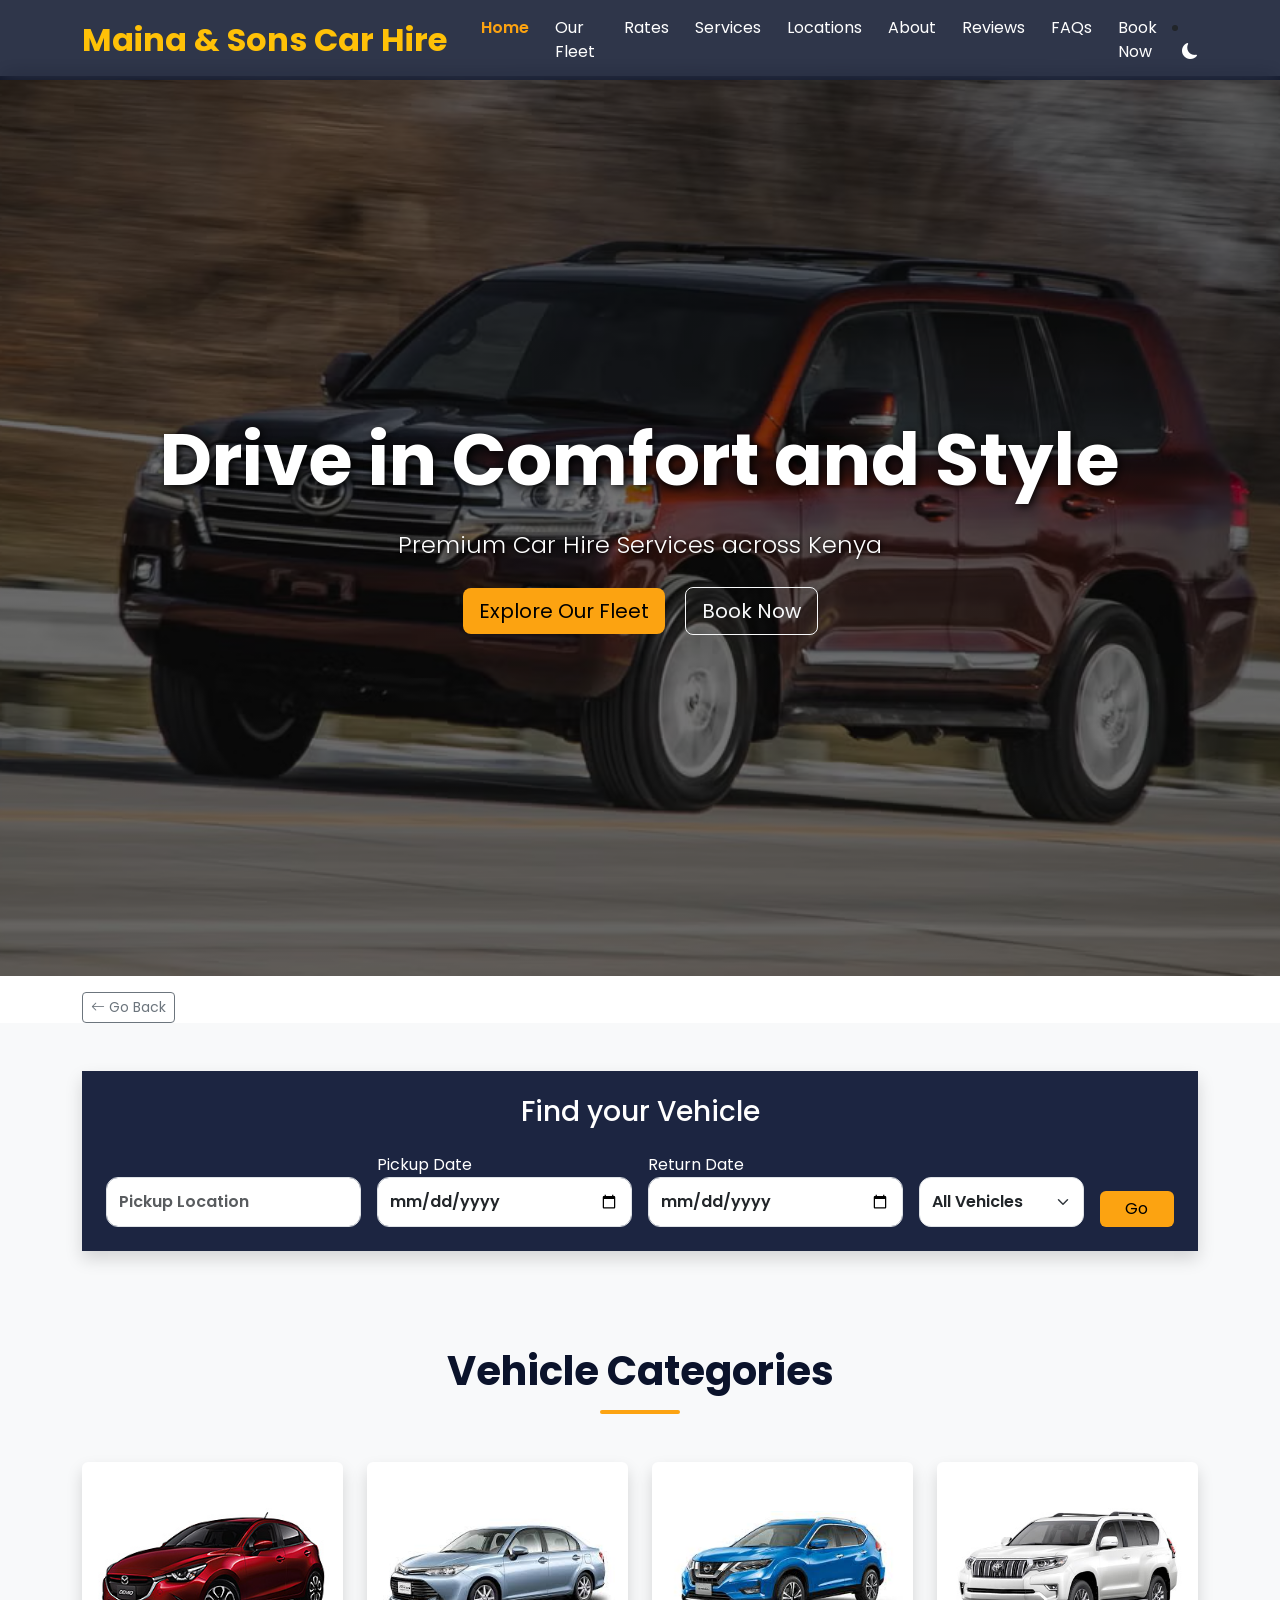
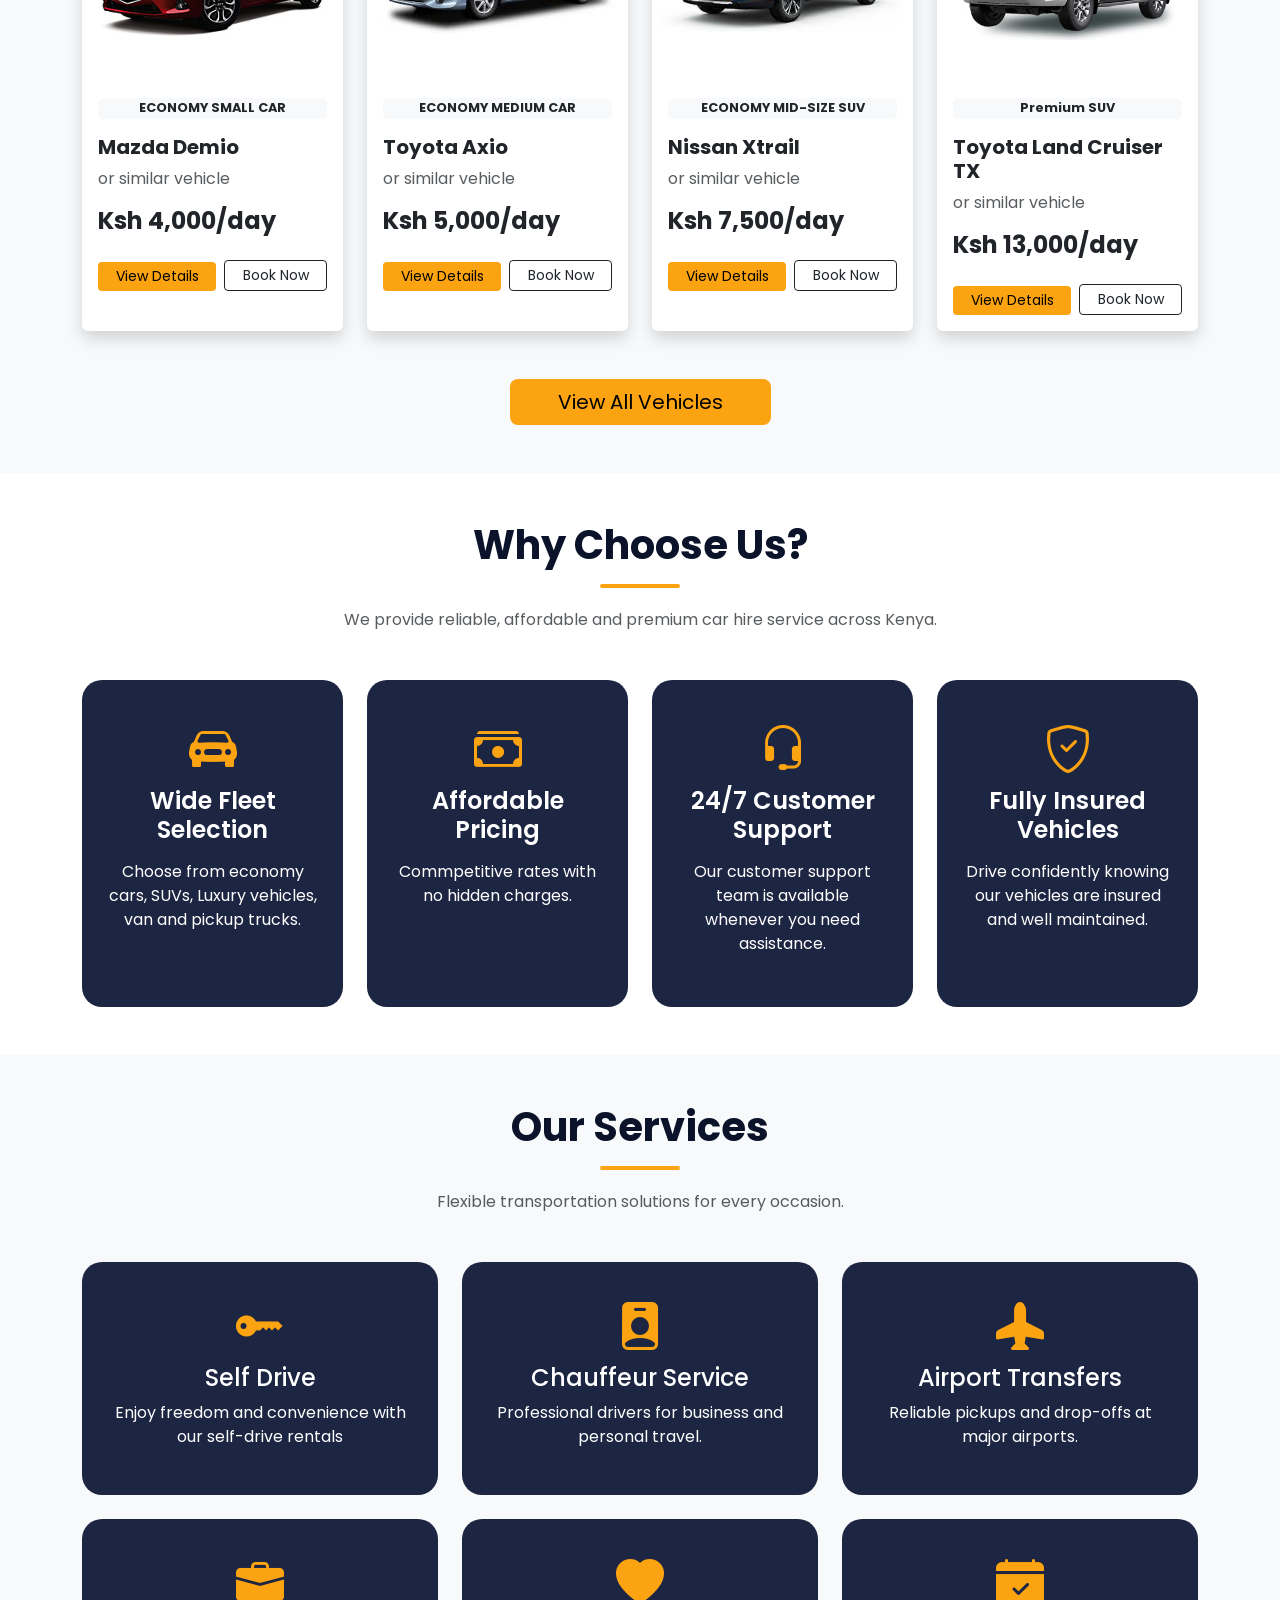
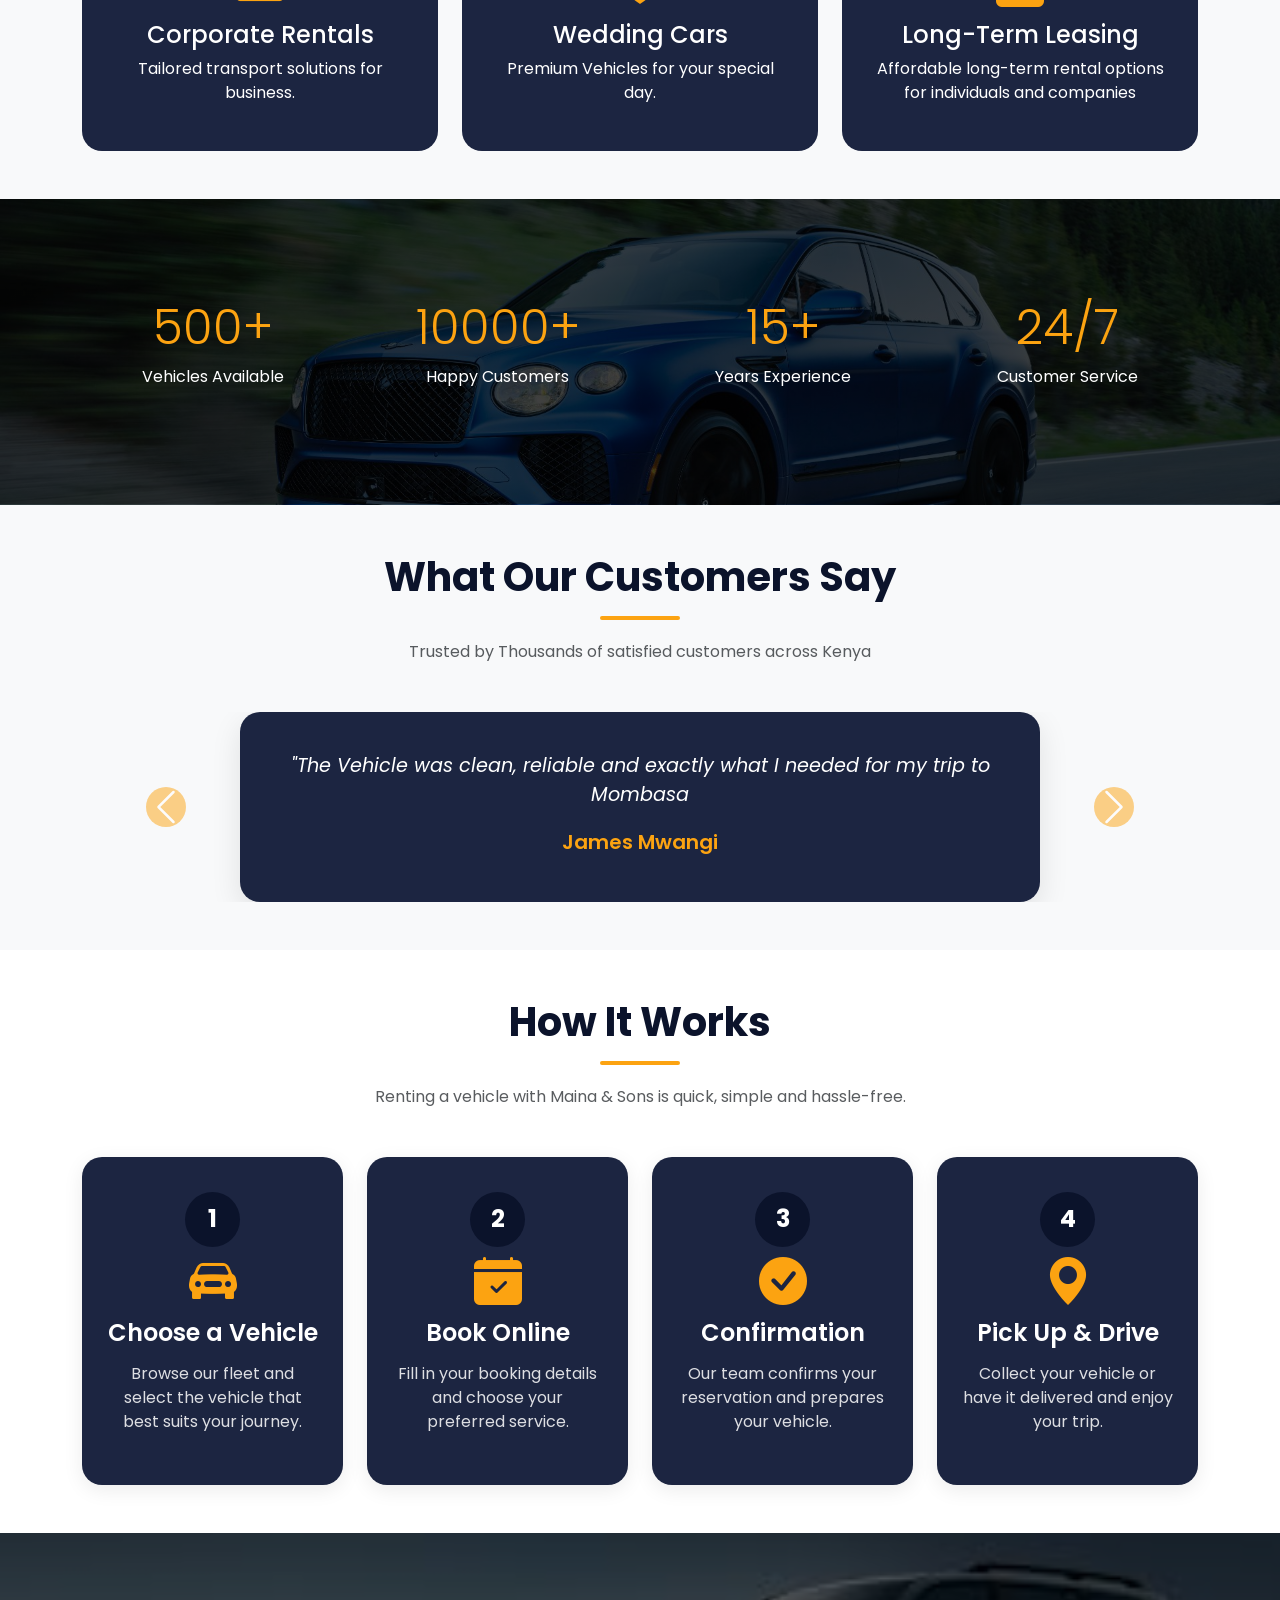
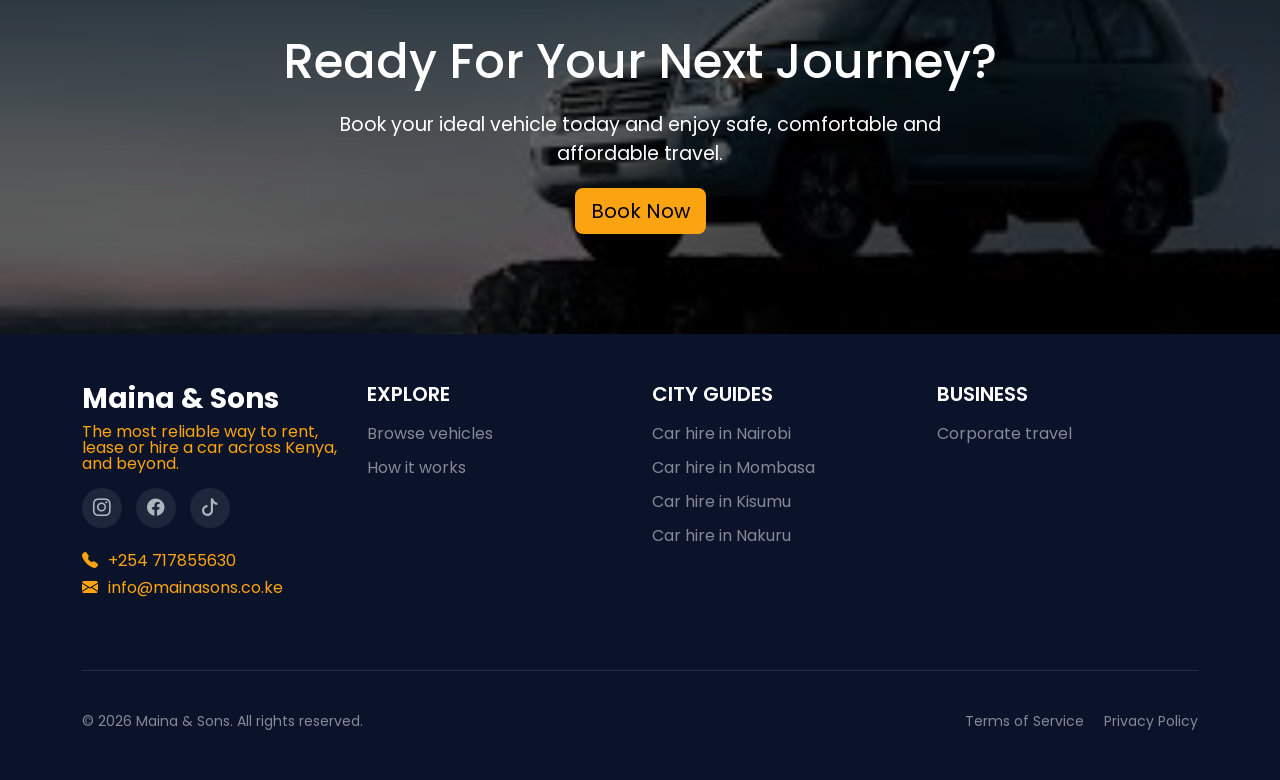
<file: index.html>
<!DOCTYPE html>
<html lang="en">
    <head>
        <meta charset="UTF-8">
        <meta name="viewport" content="width=device-width, initial-scale=1.0">
        <title>Maina & Sons Car Hire</title>
        <!-- Bootstrap 5 CSS -->
        <link href="https://cdn.jsdelivr.net/npm/bootstrap@5.3.8/dist/css/bootstrap.min.css" rel="stylesheet" crossorigin="anonymous">

          <!-- Bootstrap Icons -->
        <link rel="stylesheet" href="https://cdn.jsdelivr.net/npm/bootstrap-icons@1.13.1/font/bootstrap-icons.min.css">

         <!-- Google Fonts -->
        <link href="https://fonts.googleapis.com/css2?family=Poppins:wght@300;400;500;600;700&display=swap"
          rel="stylesheet">

        <!-- Custom CSS-->
        <link rel="stylesheet" href="css/style.css">
    </head>
    <body>
        <!-- Universal Responsive Navigation Bar -->
        <nav class="navbar navbar-expand-lg navbar-dark fixed-top">
            <div class="container"> 
                <a class="navbar-brand fw-bold text-warning" href="index.html"> Maina & Sons Car Hire</a>
                <button class="navbar-toggler" type="button" data-bs-toggle="collapse" data-bs-target="#navbar" aria-controls="navbar" aria-expanded="false" aria-label="Toggle navigation">
                    <span class="navbar-toggler-icon"></span>
                </button>
                <div class="collapse navbar-collapse" id="navbar">
                    <ul class="navbar-nav ms-auto">
                        <li class="nav-item"><a class="nav-link active" href="index.html">Home</a></li>
                        <li class="nav-item"><a class="nav-link" href="fleet.html">Our Fleet</a></li>
                        <li class="nav-item"><a class="nav-link" href="pricing.html">Rates</a></li>
                        <li class="nav-item"><a class="nav-link" href="services.html">Services</a></li>
                        <li class="nav-item"><a class="nav-link" href="locations.html">Locations</a></li>
                        <li class="nav-item"><a class="nav-link" href="about.html">About</a></li>
                        <li class="nav-item"><a class="nav-link" href="reviews.html">Reviews</a></li>
                        <li class="nav-item"><a class="nav-link" href="faq.html">FAQs</a></li>
                        <li class="nav-item"><a class="nav-link" href="contact.html">Book Now</a></li>
                        
                    </ul>
                </div>
                <li class="nav-item">
                    <button id="themeToggle" class="nav-link border-0 bg-transparent">
                        <i class="bi bi-moon-fill" id="themeIcon"></i>
                    </button>
                </li>
            </div>
        </nav>

        <header class="hero-section d-flex align-items-center">
            <div class="container text-center text-white">
                <h1 class="display-3 fw-bold">Drive in Comfort and Style</h1>
                <p class="lead my-4">Premium Car Hire Services across Kenya</p>
                <a href="fleet.html" class="btn btn-warning btn-lg me-3">Explore Our Fleet</a>
                <a href="contact.html" class="btn btn-outline-light btn-lg">Book Now</a>

            </div>
        </header>

        <div class="container mt-3">
            <button onclick="goBack()" class="btn btn-outline-secondary btn-sm">
                <i class="bi bi-arrow-left"></i> Go Back
            </button>
        </div>

        <section class="find-section py-5 bg-light">
            <div class="container">
                <div class="find-card shadow p-4">
                    <h3 class="text-center mb-4">Find your Vehicle</h3>

                    <form class="row g-3 align-items-end">
                        <div class="col-md-3"><input type="text" class="form-control" placeholder="Pickup Location"></div>
                        <div class="col-md-3">
                            <label for="pickupDate">Pickup Date</label>
                            <input type="date" class="form-control" id="pickupDate" placeholder="Pickup Date">
                        </div>
                        
                        <div class="col-md-3">
                                <label for="returnDate">Return Date</label>
                                <input type="date" class="form-control" id="returnDate" placeholder="Return Date">
                            </div>
                        
                        
                        <div class="col-md-2"><select class="form-select">
                            <option>All Vehicles</option>
                            <option>Small car</option>
                            <option>Medium Car</option>
                            <option>SUVs</option>
                            <option>Pickup Truck</option>
                            <option>Van</option>
                            <option>luxury</option>
                        </select>
                    </div>
                    <div class="col-md-1"><button class="btn btn-warning w-100">Go</button></div>
                    </form>
                </div>
                
            </div>
        </div>
        </section>

        <section class="py-5 bg-light">
            <div class="container">
                <h2 class="text-center section-title mb-5">Vehicle Categories</h2>
                <div class="row">
                    <div class="col-lg-3 col-md-6 mb-4">
                        <div class="card fleet-card h-100 shadow">
                            <img src="images/mazda demio.jpg" class="card-img-top" alt="Mazda Demio">
                            <div class="card-body">
                                <span class="badge bg-light text-dark mb-3">ECONOMY SMALL CAR</span>
                                <h5 class="fw-bold">Mazda Demio</h5>
                                <p class="text-muted">or similar vehicle</p>
                                <h4 class="text-dark fw-bold">Ksh 4,000/day</h4>
                                <div class="d-grid gap-2 d-md-flex mt-3">
                                    <a href="vehicle-details.html?car=demio" class="btn btn-warning btn-sm flex-grow-1">View Details</a>
                                    <a href="contact.html?car=demio" class="btn btn-outline-dark btn-sm flex-grow-1">Book Now</a>
                                </div>
                            </div>
                        </div>
                    </div>
                    
                    <div class="col-lg-3 col-md-6 mb-4">
                        <div class="card fleet-card h-100 shadow">
                            <img src="images/Axio.jpeg" class="card-img-top" alt="Toyota Axio">
                            <div class="card-body">
                                <span class="badge bg-light text-dark mb-3">ECONOMY MEDIUM CAR</span>
                                <h5 class="fw-bold">Toyota Axio</h5>
                                <p class="text-muted">or similar vehicle</p>
                                <h4 class="text-dark fw-bold">Ksh 5,000/day</h4>
                                <div class="d-grid gap-2 d-md-flex mt-3">
                                    <a href="vehicle-details.html?car=axio" class="btn btn-warning btn-sm flex-grow-1">View Details</a>
                                    <a href="contact.html?car=axio" class="btn btn-outline-dark btn-sm flex-grow-1">Book Now</a>
                                </div>
                            </div>
                        </div>
                    </div>
                    
                    <div class="col-lg-3 col-md-6 mb-4">
                        <div class="card fleet-card h-100 shadow">
                            <img src="images/xtrail new shape.jpeg" class="card-img-top" alt="Nissan Xtrail">
                            <div class="card-body">
                                <span class="badge bg-light text-dark mb-3">ECONOMY MID-SIZE SUV</span>
                                <h5 class="fw-bold">Nissan Xtrail</h5>
                                <p class="text-muted">or similar vehicle</p>
                                <h4 class="text-dark fw-bold">Ksh 7,500/day</h4>
                                <div class="d-grid gap-2 d-md-flex mt-3">
                                    <a href="vehicle-details.html?car=xtrail" class="btn btn-warning btn-sm flex-grow-1">View Details</a>
                                    <a href="contact.html?car=xtrail" class="btn btn-outline-dark btn-sm flex-grow-1">Book Now</a>
                                </div>
                            </div>
                        </div>
                    </div>
                    
                    <div class="col-lg-3 col-md-6 mb-4">
                        <div class="card fleet-card h-100 shadow">
                            <img src="images/TX.jpg" class="card-img-top" alt="Toyota Land Cruiser TX">
                            <div class="card-body">
                                <span class="badge bg-light text-dark mb-3">Premium SUV</span>
                                <h5 class="fw-bold">Toyota Land Cruiser TX</h5>
                                <p class="text-muted">or similar vehicle</p>
                                <h4 class="text-dark fw-bold">Ksh 13,000/day</h4>
                                <div class="d-grid gap-2 d-md-flex mt-3">
                                    <a href="vehicle-details.html?car=prado" class="btn btn-warning btn-sm flex-grow-1">View Details</a>
                                    <a href="contact.html?car=prado" class="btn btn-outline-dark btn-sm flex-grow-1">Book Now</a>
                                </div>
                            </div>
                        </div>
                    </div>
                </div>

                <div class="text-center mt-4">
                    <a href="fleet.html" class="btn btn-warning btn-lg px-5">View All Vehicles</a>
                </div>
            </div>
        </section>

        <section class="why-us py-5">
            <div class="container">
                <div class="text-center mb-5">
                    <h2 class="section-title">Why Choose Us?</h2>
                    <p class="text-muted">We provide reliable, affordable and premium car hire service across Kenya.</p>                    
                </div>
                
                <div class="row g-4">
                    <div class="col-md-3">
                        <div class="feature-box text-center">
                            <i class="bi bi-car-front-fill"></i>
                            <h4>Wide Fleet Selection</h4>
                            <p>Choose from economy cars, SUVs, Luxury vehicles, van and pickup trucks.</p>
                        </div>
                    </div>
                
                
                    <div class="col-md-3">
                        <div class="feature-box text-center">
                            <i class="bi bi-cash-stack"></i>
                            <h4>Affordable Pricing</h4>
                            <p>Commpetitive rates with no hidden charges.</p>
                        </div>
                    </div>

                    <div class="col-md-3">
                        <div class="feature-box text-center">
                            <i class="bi bi-headset"></i>
                            <h4>24/7 Customer Support</h4>
                            <p>Our customer support team is available whenever you need assistance.</p>
                        </div>
                    </div>
                    <div class="col-md-3">
                        <div class="feature-box text-center">
                            <i class="bi bi-shield-check"></i>
                            <h4>Fully Insured Vehicles</h4>
                            <p>Drive confidently knowing our vehicles are insured and well maintained.</p>
                        </div>
                    </div>
                </div>
            </div>
        </section>

        <section class="services-section py-5 bg-light">
            <div class="container">
                <div class="text-center mb-5">
                    <h2 class="section-title">Our Services</h2>
                    <p class="text-muted">Flexible transportation solutions for every occasion.</p>
                </div>

                <div class="row g-4">
                    <div class="col-md-4">
                        <div class="service-card">
                            <i class="bi bi-key-fill"></i>
                            <h4>Self Drive</h4>
                            <p>Enjoy freedom and convenience with our self-drive rentals</p>
                        </div>
                    </div>

                    <div class="col-md-4">
                        <div class="service-card">
                            <i class="bi bi-person-badge-fill"></i>
                            <h4>Chauffeur Service</h4>
                            <p>Professional drivers for business and personal travel.</p>
                        </div>
                    </div>

                    <div class="col-md-4">
                        <div class="service-card">
                            <i class="bi bi-airplane-fill"></i>
                            <h4>Airport Transfers</h4>
                            <p>Reliable pickups and drop-offs at major airports.</p>
                        </div>
                    </div>

                    <div class="col-md-4">
                        <div class="service-card">
                            <i class="bi bi-briefcase-fill"></i>
                            <h4>Corporate Rentals</h4>
                            <p>Tailored transport solutions for business.</p>
                        </div>
                    </div>

                    <div class="col-md-4">
                        <div class="service-card">
                            <i class="bi bi-heart-fill"></i>
                            <h4>Wedding Cars</h4>
                            <p>Premium Vehicles for your special day.</p>
                        </div>
                    </div>

                    <div class="col-md-4">
                        <div class="service-card">
                            <i class="bi bi-calendar-check-fill"></i>
                            <h4>Long-Term Leasing</h4>
                            <p>Affordable long-term rental options for individuals and companies</p>
                        </div>
                    </div>
                </div>
            </div>
        </section>

        <section class="stats-section">
            <div class="container">
                <div class="row text-center">
                    <div class="col-md-3">
                        <h2 class="counter" data-target="500">0</h2>
                        <p>Vehicles Available</p>
                    </div>

                    <div class="col-md-3">
                        <h2 class="counter" data-target="10000">0</h2>
                        <p>Happy Customers</p>
                    </div>

                    <div class="col-md-3">
                        <h2 class="counter" data-target="15">0</h2>
                        <p>Years Experience</p>
                    </div>

                    <div class="col-md-3">
                        <h2>24/7</h2>
                        <p>Customer Service</p>
                    </div>
                </div>
            </div>
        </section>

        <section class="py-5 bg-light">
            <div class="container">
                <div class="text-center mb-5">
                    <h2 class="section-title">What Our Customers Say</h2>
                    <p class="text-muted">Trusted by Thousands of satisfied customers across Kenya</p>
                </div>

                <div id="testimonialsCarousel" class="carousel slide carousel-light" data-bs-ride="carousel">
                    <div class="carousel-inner">
                        <div class="carousel-item active">
                            <div class="testimonial-card">
                                <p>"The Vehicle was clean, reliable and exactly what I needed for my trip to Mombasa</p>
                                <h5>James Mwangi</h5>
                            </div>
                        </div>

                        <div class="carousel-item">
                            <div class="testimonial-card">
                                <p>"Excellent customer service and very affordable rates.
                                    I highly recommend Maina & Sons."
                                </p>
                                <h5>Faith Achieng</h5>
                            </div>
                        </div>

                        <div class="carousel-item">
                            <div class="testimonial-card">
                                <p>"Booking was quick and the Prado I used was in perfect condition."</p>
                                <h5>David Kiptoo</h5>
                            </div>
                        </div>
                    </div>
                    <button class="carousel-control-prev" type="button" data-bs-target="#testimonialsCarousel" data-bs-slide="prev">
                        <span class="carousel-control-prev-icon"></span>
                    </button>

                    <button class="carousel-control-next" type="button" data-bs-target="#testimonialsCarousel" data-bs-slide="next">
                        <span class="carousel-control-next-icon"></span>
                    </button>

                </div>
            </div>
        </section>

        <section id="how-it-works" class="py-5 bg-white">
            <div class="container">
                <div class="text-center mb-5">
                    <h2 class="section-title">How It Works</h2>
                    <p class="text-muted">
                        Renting a vehicle with Maina & Sons is quick, simple and hassle-free.
                    </p>
                </div>

                <div class="row text-center g-4">
                    <div class="col-md-3">
                        <div class="step-card h-100">
                            <div class="step-number">1</div>
                            <i class="bi bi-car-front-fill"></i>
                            <h4>Choose a Vehicle</h4>
                            <p>
                                Browse our fleet and select the vehicle that best suits your journey.
                            </p>
                        </div>
                    </div>

                    <div class="col-md-3">
                        <div class="step-card h-100">
                            <div class="step-number">2</div>
                            <i class="bi bi-calendar-check-fill"></i>
                            <h4>Book Online</h4>
                            <p>
                                Fill in your booking details and choose your preferred service.
                            </p>
                        </div>
                    </div>

                    <div class="col-md-3">
                        <div class="step-card h-100">
                            <div class="step-number">3</div>
                            <i class="bi bi-check-circle-fill"></i>
                            <h4>Confirmation</h4>
                            <p>
                                Our team confirms your reservation and prepares your vehicle.
                            </p>
                        </div>
                    </div>

                    <div class="col-md-3">
                        <div class="step-card h-100">
                            <div class="step-number">4</div>
                            <i class="bi bi-geo-alt-fill"></i>
                            <h4>Pick Up & Drive</h4>
                            <p>
                                Collect your vehicle or have it delivered and enjoy your trip.
                            </p>
                        </div>
                    </div>
                </div>
            </div>
        </section>

        <section class="cta-section">
            <div class="container text-center">
                <h2>Ready For Your Next Journey?</h2>
                <p>Book your ideal vehicle today and enjoy safe,
                    comfortable and affordable travel.
                </p>
                <a href="contact.html" class="btn btn-warning btn-lg">Book Now</a>
            </div>
        </section>

        <footer class="footer py-5" style="background-color: #0b132b; color: #fca311;">
            <div class="container">
                <div class="row">
                    <div class="col-md-3 mb-4">
                        <h3 class="text-white fw-bold">Maina & Sons</h3>
                        <p>The most reliable way to rent, lease or hire a car across Kenya, and beyond.</p>
                        <div class="social-links mb-4">
                            <a href="https://www.instagram.com/victor.m.m_" target="_blank" rel="noopener noreferrer" data-bs-target="tooltip" data-bs-placement="top" title="Follow us on Instagram" aria-label="Instagram"><i class="bi bi-instagram"></i></a>
                            <a href="https://www.facebook.com/maina" data-bs-toggle="tooltip" data-bs-placement="top" title="Like us on Facebook" aria-label="Facebook"><i class="bi bi-facebook"></i></a>
                            <a href="https://www.tiktok.com/__v1ctxr__" target="_blank" rel="noopener noreferrer" data-bs-toggle="tooltip" data-bs-placement="top" title="Follow us on TikTok" aria-label="TikTok"><i class="bi bi-tiktok"></i></a>
                        </div>

                        <div class="contact-info">
                            <p>
                                <i class="bi bi-telephone-fill"></i>
                                    +254 717855630
                            </p>
                            <p>
                                <i class="bi bi-envelope-fill"></i>
                                    info@mainasons.co.ke
                            </p>
                        </div>
                    </div>

                    <div class="col-md-3 mb-4">
                        <h5 class="text-white mb-3">EXPLORE</h5>
                        <ul class="list-unstyled">
                            <li><a href="fleet.html" class="text-decoration-none text-white-50">Browse vehicles</a></li>
                            <li><a href="index.html#how-it-works" class="text-decoration-none text-white-50">How it works</a></li>
                        </ul>
                    </div>

                    <div class="col-md-3 mb-4">
                        <h5 class="text-white mb-3">CITY GUIDES</h5>
                        <ul class="list-unstyled">
                            <li><a href="city-guides.html#nairobi" class="text-decoration-none text-white-50">Car hire in Nairobi</a></li>
                            <li><a href="city-guides.html#mombasa" class="text-decoration-none text-white-50">Car hire in Mombasa</a></li>
                            <li><a href="city-guides.html#kisumu" class="text-decoration-none text-white-50">Car hire in Kisumu</a></li>
                            <li><a href="city-guides.html#nakuru" class="text-decoration-none text-white-50">Car hire in Nakuru</a></li>
                        </ul>
                    </div>

                    <div class="col-md-3 mb-4">
                        <h5 class="text-white mb-3">BUSINESS</h5>
                        <ul class="list-unstyled">
                            <li><a href="corporate.html" class="text-decoration-none text-white-50">Corporate travel</a></li>
                        </ul>
                    </div>
                </div>
                <hr class="border-secondary">
                <div class="row text-muted small">
                    <div class="col-md-6 text-white-50">&copy; 2026 Maina & Sons. All rights reserved.</div>
                    <div class="col-md-6 text-md-end">
                        <a href="terms.html" class="text-decoration-none text-white-50 me-3">Terms of Service</a>
                        <a href="privacy.html" class="text-decoration-none text-white-50">Privacy Policy</a>
                    </div>
                </div>
            </div>
        </footer>

        <script src="https://cdn.jsdelivr.net/npm/bootstrap@5.3.8/dist/js/bootstrap.bundle.min.js"></script>
        <script src="js/script.js"></script>

    </body>
</html>
</file>
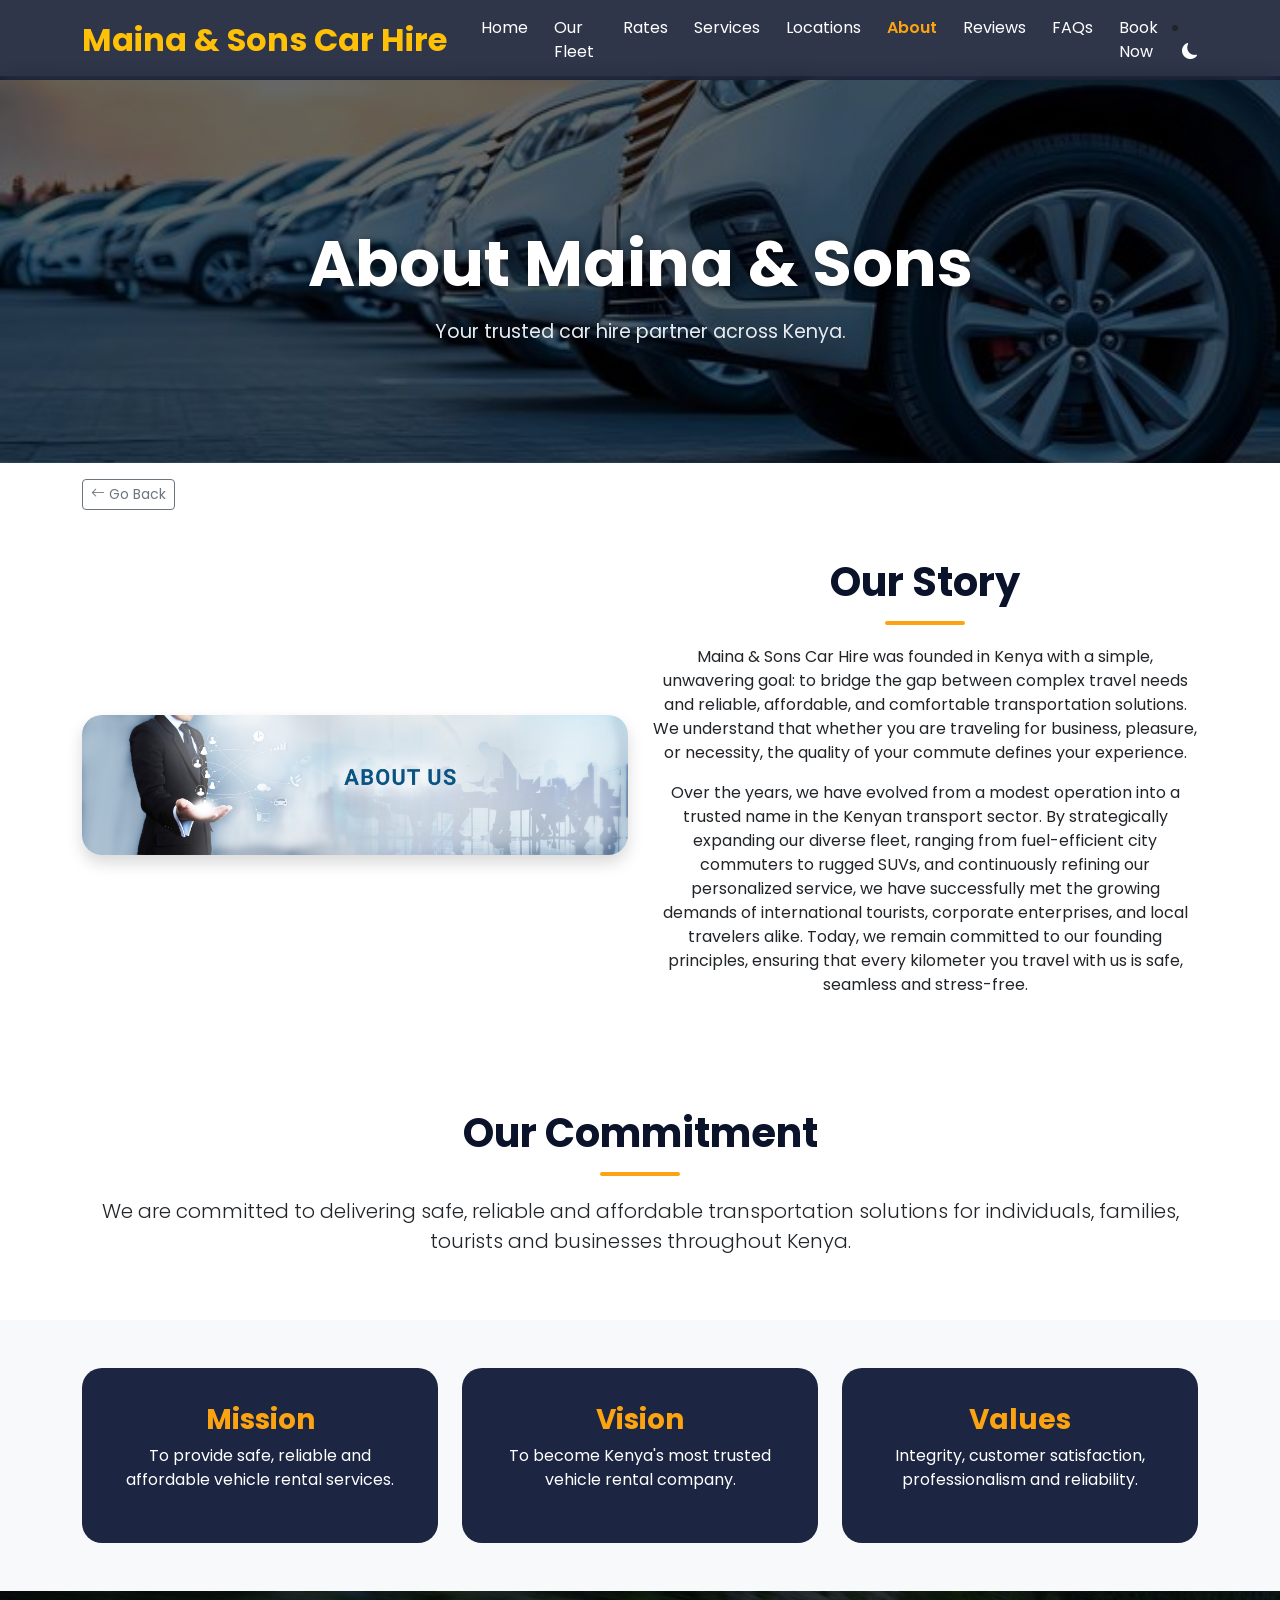
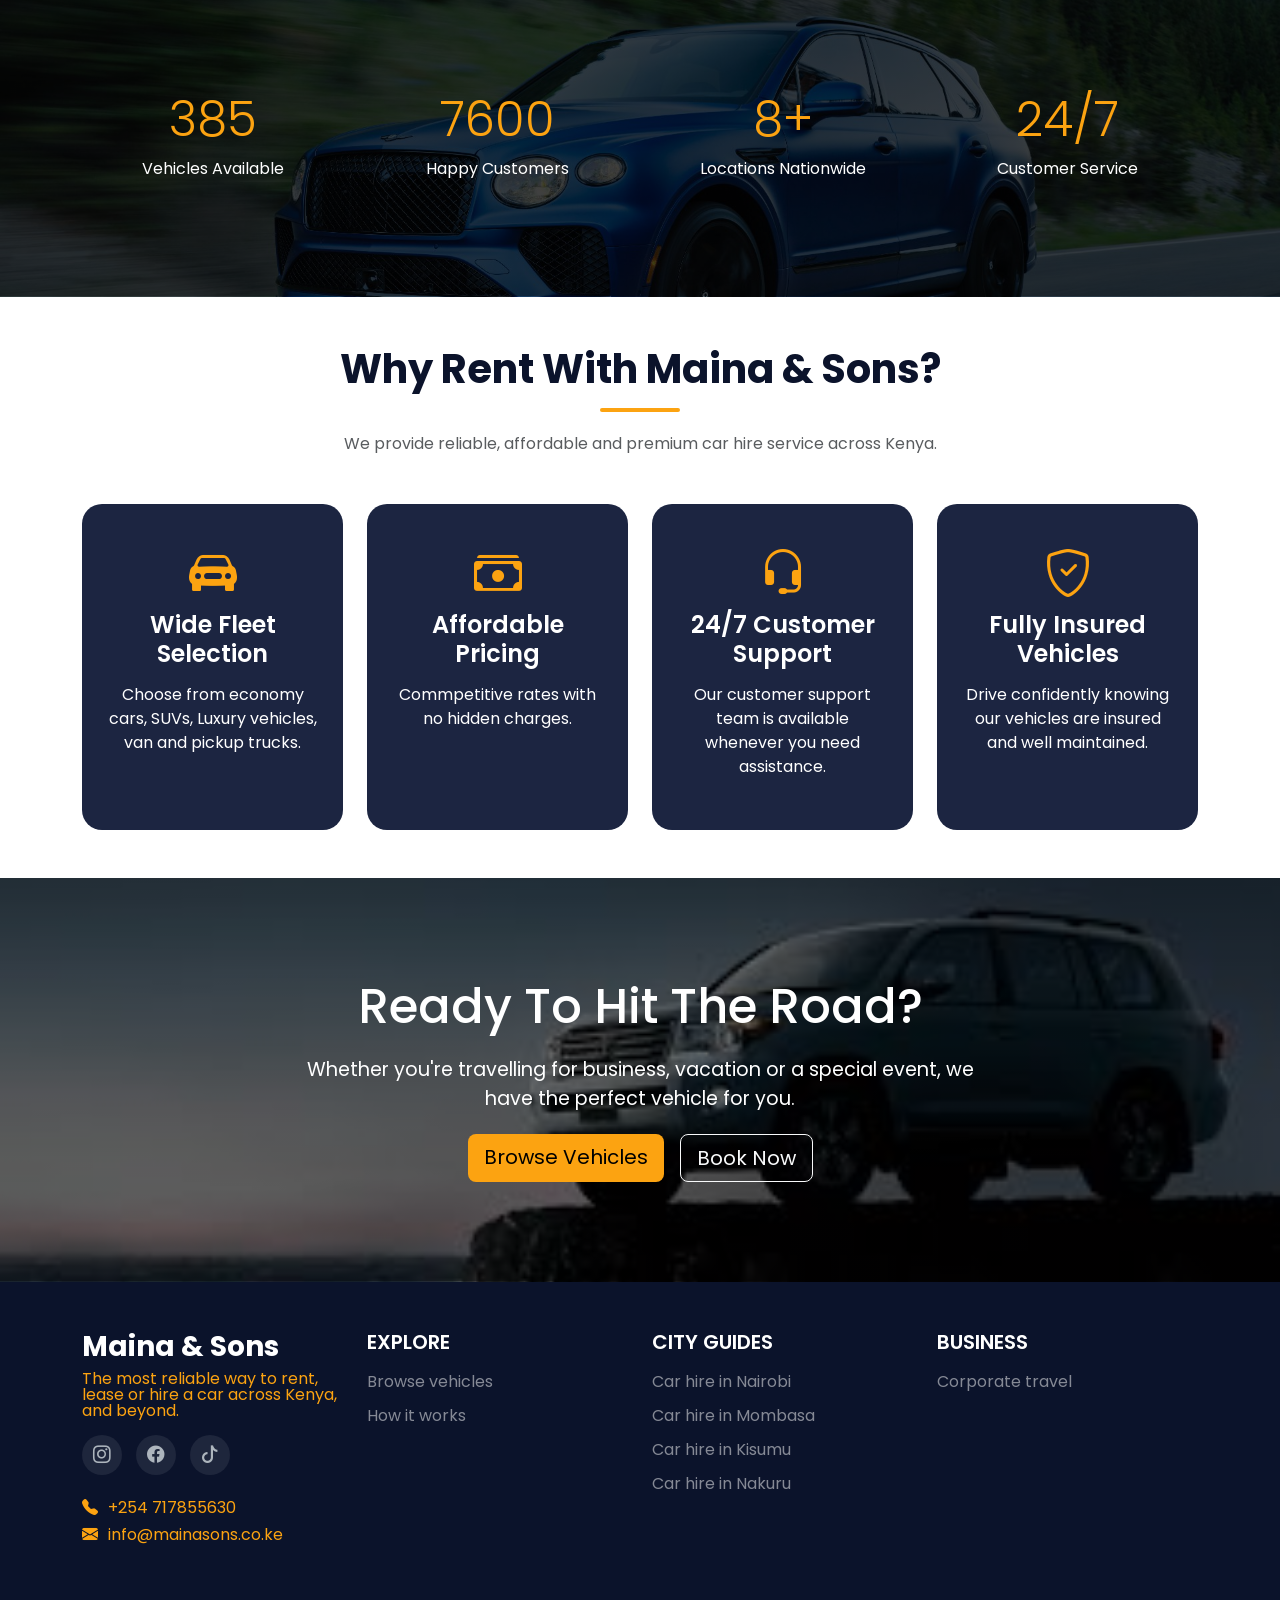
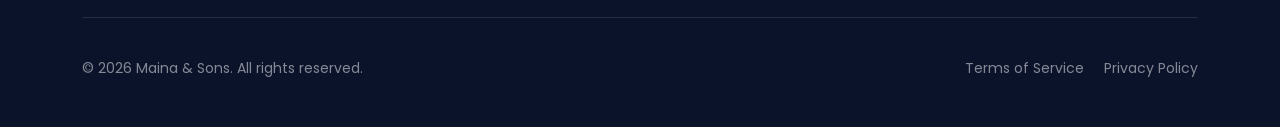
<file: about.html>
<!DOCTYPE html>
<html lang="en">
    <head>
        <meta charset="UTF-8">
        <meta name="viewport" content="width=device-width, initial-scale=1.0">
        <title>Maina & Sons Car Hire</title>
        <!-- Bootstrap 5 CSS -->
        <link href="https://cdn.jsdelivr.net/npm/bootstrap@5.3.8/dist/css/bootstrap.min.css" rel="stylesheet" crossorigin="anonymous">

        <!-- Bootstrap Icons -->
        <link rel="stylesheet" href="https://cdn.jsdelivr.net/npm/bootstrap-icons@1.13.1/font/bootstrap-icons.min.css">

        <!-- Google Fonts -->
        <link href="https://fonts.googleapis.com/css2?family=Poppins:wght@300;400;500;600;700&display=swap"
        rel="stylesheet">

        <!-- Custom CSS-->
        <link rel="stylesheet" href="css/style.css">
    </head>
    <body>
        <!-- Universal Responsive Navigation Bar -->
        <nav class="navbar navbar-expand-lg navbar-dark fixed-top">
            <div class="container">
                <a class="navbar-brand fw-bold text-warning" href="index.html"> Maina & Sons Car Hire</a>
                <button class="navbar-toggler" type="button" data-bs-toggle="collapse" data-bs-target="#navbar" aria-controls="navbar" aria-expanded="false" aria-label="Toggle navigation">
                    <span class="navbar-toggler-icon"></span>
                </button>
                <div class="collapse navbar-collapse" id="navbar">
                    <ul class="navbar-nav ms-auto">
                        <li class="nav-item"><a class="nav-link" href="index.html">Home</a></li>
                        <li class="nav-item"><a class="nav-link" href="fleet.html">Our Fleet</a></li>
                        <li class="nav-item"><a class="nav-link" href="pricing.html">Rates</a></li>
                        <li class="nav-item"><a class="nav-link" href="services.html">Services</a></li>
                        <li class="nav-item"><a class="nav-link" href="locations.html">Locations</a></li>
                        <li class="nav-item"><a class="nav-link active" href="about.html">About</a></li>
                        <li class="nav-item"><a class="nav-link" href="reviews.html">Reviews</a></li>
                        <li class="nav-item"><a class="nav-link" href="faq.html">FAQs</a></li>
                        <li class="nav-item"><a class="nav-link" href="contact.html">Book Now</a></li>
                        
                    </ul>
                </div>
                <li class="nav-item">
                    <button id="themeToggle" class="nav-link border-0 bg-transparent">
                        <i class="bi bi-moon-fill" id="themeIcon"></i>
                    </button>
                </li>
            </div>
        </nav>

        <header class="page-banner">
            <div class="container text-center">
                <h1>About Maina & Sons</h1>
                <p>Your trusted car hire partner across Kenya.</p>
            </div>
        </header>

        <div class="container mt-3">
            <button onclick="goBack()" class="btn btn-outline-secondary btn-sm">
                <i class="bi bi-arrow-left"></i> Go Back
            </button>
        </div>

        <section class="py-5">
            <div class="container">
                <div class="row align-items-center">

                    <div class="col-lg-6">
                        <img src="images/about-us.jpg"
                            class="img-fluid shadow about-image">
                    </div>

                    <div class="col-lg-6 text-center">
                        <h2 class="section-title">
                            Our Story
                        </h2>

                        <p>
                            Maina & Sons Car Hire was founded in Kenya with a simple,
                            unwavering goal: to bridge the gap between complex travel needs and reliable,
                            affordable, and comfortable transportation solutions.
                            We understand that whether you are traveling for business, pleasure, or necessity,
                            the quality of your commute defines your experience.
                        </p>

                        <p>
                            Over the years, we have evolved from a modest operation
                            into a trusted name in the Kenyan transport sector.
                            By strategically expanding our diverse fleet, ranging from fuel-efficient city commuters
                            to rugged SUVs, and continuously refining our personalized service,
                            we have successfully met the growing demands of international tourists, corporate enterprises,
                            and local travelers alike. Today, we remain committed to our founding principles,
                            ensuring that every kilometer you travel with us is safe, seamless and stress-free.
                        </p>
                    </div>

                </div>
            </div>
        </section>

        <section class="py-5">
            <div class="container text-center">

                <h2 class="section-title">
                    Our Commitment
                </h2>

                <p class="lead">
                    We are committed to delivering safe,
                    reliable and affordable transportation
                    solutions for individuals, families,
                    tourists and businesses throughout Kenya.
                </p>

            </div>
        </section>

        <section class="mission-section py-5">
            <div class="container">
                <div class="row g-4">
                    <div class="col-md-4">
                        <div class="feature-box text-center">
                            <h3>Mission</h3>
                            <p>
                                To provide safe, reliable and affordable
                                vehicle rental services.
                            </p>
                        </div>
                    </div>
                    <div class="col-md-4">
                        <div class="feature-box text-center">
                            <h3>Vision</h3>
                            <p>
                                To become Kenya's most trusted
                                vehicle rental company.
                            </p>
                        </div>
                    </div>
                    <div class="col-md-4">
                        <div class="feature-box text-center">
                            <i class="bi bi-values"></i>
                            <h3>Values</h3>
                            <p>
                                Integrity, customer satisfaction,
                                professionalism and reliability.
                            </p>
                        </div>
                    </div>
                </div>
            </div>
        </section>

        <section class="stats-section">
            <div class="container">
                <div class="row text-center">
                    <div class="col-md-3">
                        <h2 class="counter" data-target="500">0</h2>
                        <p>Vehicles Available</p>
                    </div>
                    <div class="col-md-3">
                        <h2 class="counter" data-target="10000">0</h2>
                        <p>Happy Customers</p>
                    </div>
                    <div class="col-md-3">
                        <h2 class="counter" data-target="8">0</h2>
                        <p>Locations Nationwide</p>
                    </div>
                    <div class="col-md-3">
                        <h2>24/7</h2>
                        <p>Customer Service</p>
                    </div>
                </div>
            </div>
        </section>

        <section class="why-us py-5">
            <div class="container">
                <div class="text-center mb-5">
                    <h2 class="section-title">Why Rent With Maina & Sons?</h2>
                    <p class="text-muted">We provide reliable, affordable and premium car hire service across Kenya.</p>
                </div>
                <div class="row g-4">
                    <div class="col-md-3">
                        <div class="feature-box text-center">
                            <i class="bi bi-car-front-fill"></i>
                            <h4>Wide Fleet Selection</h4>
                            <p>Choose from economy cars, SUVs, Luxury vehicles, van and pickup trucks.</p>
                        </div>
                    </div>
                    <div class="col-md-3">
                        <div class="feature-box text-center">
                            <i class="bi bi-cash-stack"></i>
                            <h4>Affordable Pricing</h4>
                            <p>Commpetitive rates with no hidden charges.</p>
                        </div>
                    </div>
                    <div class="col-md-3">
                        <div class="feature-box text-center">
                            <i class="bi bi-headset"></i>
                            <h4>24/7 Customer Support</h4>
                            <p>Our customer support team is available whenever you need assistance.</p>
                        </div>
                    </div>
                    <div class="col-md-3">
                        <div class="feature-box text-center">
                            <i class="bi bi-shield-check"></i>
                            <h4>Fully Insured Vehicles</h4>
                            <p>Drive confidently knowing our vehicles are insured and well maintained.</p>
                        </div>
                    </div>
                </div>
            </div>
        </section>

        <section class="cta-section">
            <div class="container">
                <div class="cta-card text-center">
                    <h2>Ready To Hit The Road?</h2>
                    <p>
                        Whether you're travelling for business,
                        vacation or a special event,
                        we have the perfect vehicle for you.
                    </p>
                    <div class="d-flex justify-content-center gap-3 flex-wrap">
                        <a href="fleet.html" class="btn btn-warning btn-lg">
                            Browse Vehicles
                        </a>
                        <a href="contact.html" class="btn btn-outline-light btn-lg">
                            Book Now
                        </a>
                    </div>
                </div>
            </div>
        </section>

        <footer class="footer py-5" style="background-color: #0b132b; color: #fca311;">
            <div class="container">
                <div class="row">
                    <div class="col-md-3 mb-4">
                        <h3 class="text-white fw-bold">Maina & Sons</h3>
                        <p>The most reliable way to rent, lease or hire a car across Kenya, and beyond.</p>
                        <div class="social-links mb-4">
                            <a href="https://www.instagram.com/victor.m.m_" target="_blank" rel="noopener noreferrer" data-bs-target="tooltip" data-bs-placement="top" title="Follow us on Instagram" aria-label="Instagram"><i class="bi bi-instagram"></i></a>
                            <a href="https://www.facebook.com/maina" data-bs-toggle="tooltip" data-bs-placement="top" title="Like us on Facebook" aria-label="Facebook"><i class="bi bi-facebook"></i></a>
                            <a href="https://www.tiktok.com/__v1ctxr__" target="_blank" rel="noopener noreferrer" data-bs-toggle="tooltip" data-bs-placement="top" title="Follow us on TikTok" aria-label="TikTok"><i class="bi bi-tiktok"></i></a>
                        </div>

                        <div class="contact-info">
                            <p>
                                <i class="bi bi-telephone-fill"></i>
                                    +254 717855630
                            </p>
                            <p>
                                <i class="bi bi-envelope-fill"></i>
                                    info@mainasons.co.ke
                            </p>
                        </div>
                    </div>

                    <div class="col-md-3 mb-4">
                        <h5 class="text-white mb-3">EXPLORE</h5>
                        <ul class="list-unstyled">
                            <li><a href="fleet.html" class="text-decoration-none text-white-50">Browse vehicles</a></li>
                            <li><a href="index.html#how-it-works" class="text-decoration-none text-white-50">How it works</a></li>
                        </ul>
                    </div>

                    <div class="col-md-3 mb-4">
                        <h5 class="text-white mb-3">CITY GUIDES</h5>
                        <ul class="list-unstyled">
                            <li><a href="city-guides.html#nairobi" class="text-decoration-none text-white-50">Car hire in Nairobi</a></li>
                            <li><a href="city-guides.html#mombasa" class="text-decoration-none text-white-50">Car hire in Mombasa</a></li>
                            <li><a href="city-guides.html#kisumu" class="text-decoration-none text-white-50">Car hire in Kisumu</a></li>
                            <li><a href="city-guides.html#nakuru" class="text-decoration-none text-white-50">Car hire in Nakuru</a></li>
                        </ul>
                    </div>

                    <div class="col-md-3 mb-4">
                        <h5 class="text-white mb-3">BUSINESS</h5>
                        <ul class="list-unstyled">
                            <li><a href="corporate.html" class="text-decoration-none text-white-50">Corporate travel</a></li>
                        </ul>
                    </div>
                </div>
                <hr class="border-secondary">
                <div class="row text-muted small">
                    <div class="col-md-6 text-white-50">&copy; 2026 Maina & Sons. All rights reserved.</div>
                    <div class="col-md-6 text-md-end">
                        <a href="terms.html" class="text-decoration-none text-white-50 me-3">Terms of Service</a>
                        <a href="privacy.html" class="text-decoration-none text-white-50">Privacy Policy</a>
                    </div>
                </div>
            </div>
        </footer>

        <script src="https://cdn.jsdelivr.net/npm/bootstrap@5.3.8/dist/js/bootstrap.bundle.min.js"></script>
        <script src="js/script.js"></script>

    </body>
</html>
</file>
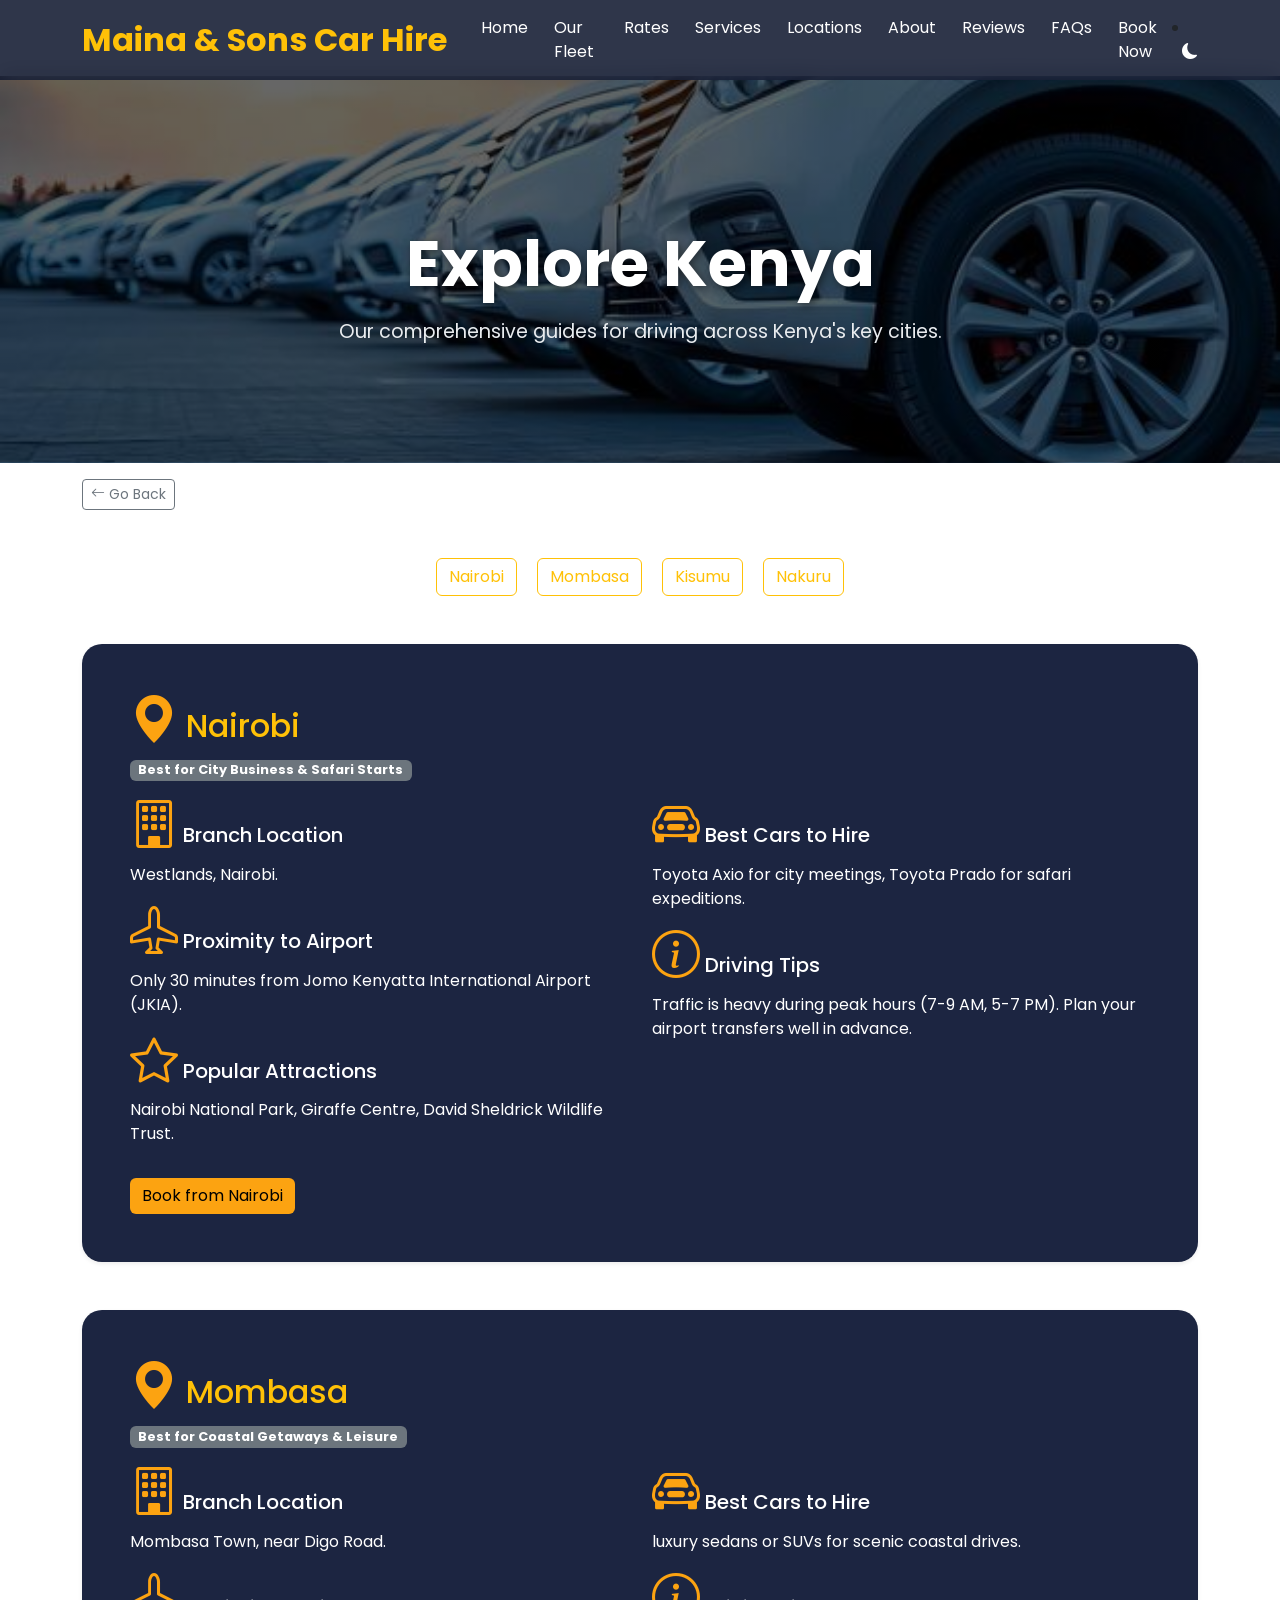
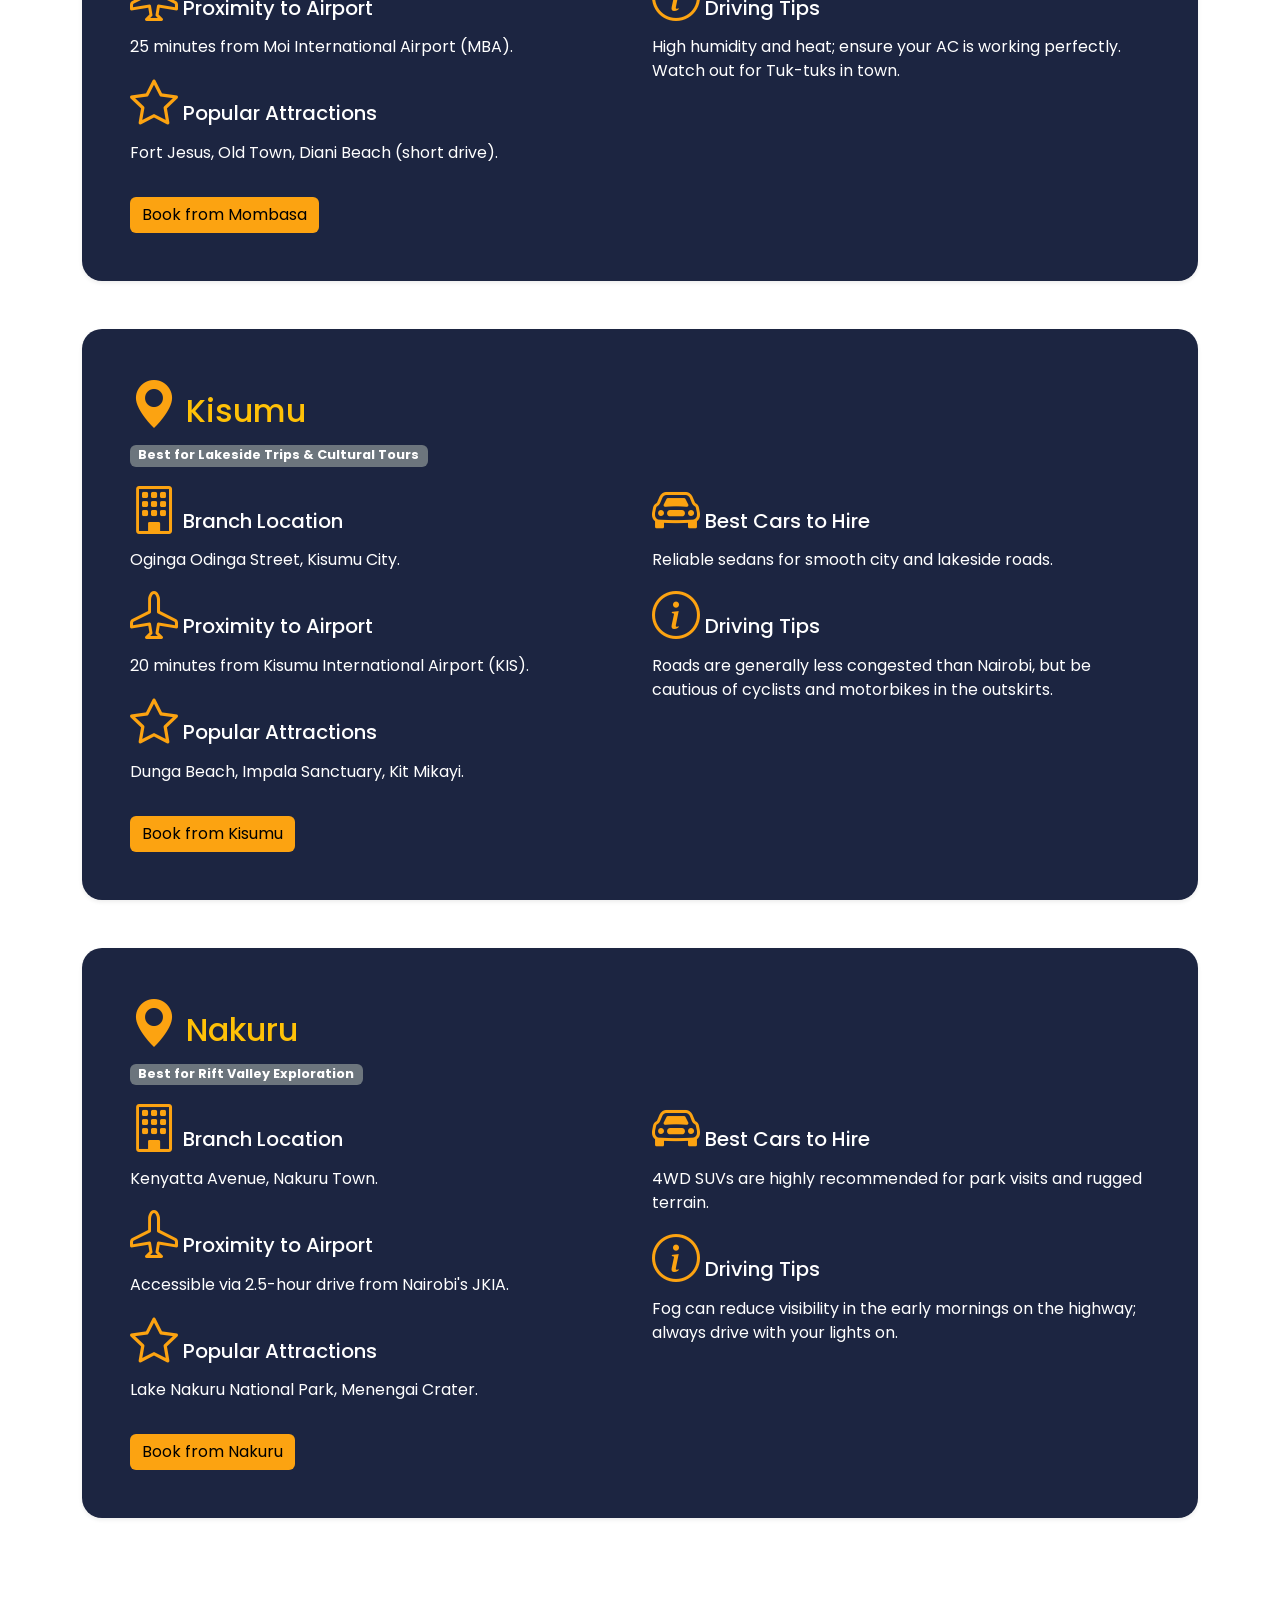
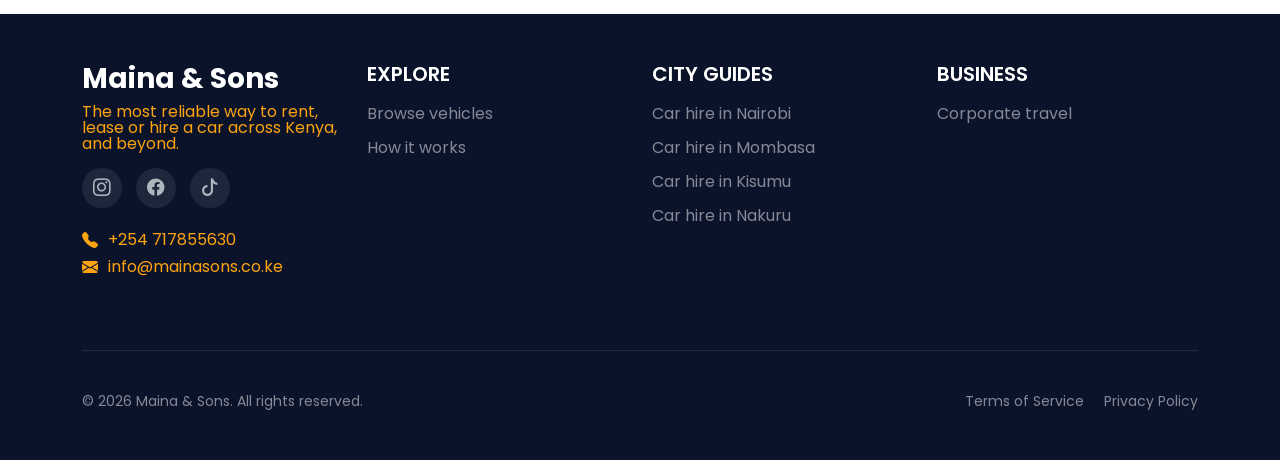
<file: city-guides.html>
<!DOCTYPE html>
<html lang="en">
    <head>
        <meta charset="UTF-8">
        <meta name="viewport" content="width=device-width, initial-scale=1.0">
        <title>Maina & Sons Car Hire</title>
        <!-- Bootstrap 5 CSS -->
        <link href="https://cdn.jsdelivr.net/npm/bootstrap@5.3.8/dist/css/bootstrap.min.css" rel="stylesheet" crossorigin="anonymous">

          <!-- Bootstrap Icons -->
        <link rel="stylesheet" href="https://cdn.jsdelivr.net/npm/bootstrap-icons@1.13.1/font/bootstrap-icons.min.css">

         <!-- Google Fonts -->
        <link href="https://fonts.googleapis.com/css2?family=Poppins:wght@300;400;500;600;700&display=swap"
          rel="stylesheet">

        <!-- Custom CSS-->
        <link rel="stylesheet" href="css/style.css">
    </head>
    <body>
        <!-- Universal Responsive Navigation Bar -->
        <nav class="navbar navbar-expand-lg navbar-dark fixed-top">
            <div class="container"> 
                <a class="navbar-brand fw-bold text-warning" href="index.html"> Maina & Sons Car Hire</a>
                <button class="navbar-toggler" type="button" data-bs-toggle="collapse" data-bs-target="#navbar" aria-controls="navbar" aria-expanded="false" aria-label="Toggle navigation">
                    <span class="navbar-toggler-icon"></span>
                </button>
                <div class="collapse navbar-collapse" id="navbar">
                    <ul class="navbar-nav ms-auto">
                        <li class="nav-item"><a class="nav-link" href="index.html">Home</a></li>
                        <li class="nav-item"><a class="nav-link" href="fleet.html">Our Fleet</a></li>
                        <li class="nav-item"><a class="nav-link" href="pricing.html">Rates</a></li>
                        <li class="nav-item"><a class="nav-link" href="services.html">Services</a></li>
                        <li class="nav-item"><a class="nav-link" href="locations.html">Locations</a></li>
                        <li class="nav-item"><a class="nav-link" href="about.html">About</a></li>
                        <li class="nav-item"><a class="nav-link" href="reviews.html">Reviews</a></li>
                        <li class="nav-item"><a class="nav-link" href="faq.html">FAQs</a></li>
                        <li class="nav-item"><a class="nav-link" href="contact.html">Book Now</a></li>
                        
                    </ul>
                </div>
                <li class="nav-item">
                    <button id="themeToggle" class="nav-link border-0 bg-transparent">
                        <i class="bi bi-moon-fill" id="themeIcon"></i>
                    </button>
                </li>
            </div>
        </nav>

        <header class="page-banner">
            <div class="container text-center">
                <h1>Explore Kenya</h1>
                <p>Our comprehensive guides for driving across Kenya's key cities.</p>
            </div>
        </header>

        <div class="container mt-3">
            <button onclick="goBack()" class="btn btn-outline-secondary btn-sm">
                <i class="bi bi-arrow-left"></i> Go Back
            </button>
        </div>

        <section class="py-5">
            <div class="container">
                <div class="text-center mb-5">
                    <a href="#nairobi" class="btn btn-outline-warning mx-2">Nairobi</a>
                    <a href="#mombasa" class="btn btn-outline-warning mx-2">Mombasa</a>
                    <a href="#kisumu" class="btn btn-outline-warning mx-2">Kisumu</a>
                    <a href="#nakuru" class="btn btn-outline-warning mx-2">Nakuru</a>
                </div>

                <div id="nairobi" class="feature-box p-5 mb-5 shadow-sm border-0">
                    <h2 class="text-warning"><i class="bi bi-geo-alt-fill"></i> Nairobi</h2>
                    <span class="badge bg-secondary mb-3">Best for City Business & Safari Starts</span>
                    <div class="row">
                        <div class="col-lg-6">
                            <h5><i class="bi bi-building"></i> Branch Location</h5>
                            <p>Westlands, Nairobi.</p>
                            <h5><i class="bi bi-airplane"></i> Proximity to Airport</h5>
                            <p>Only 30 minutes from Jomo Kenyatta International Airport (JKIA).</p>
                            <h5><i class="bi bi-star"></i> Popular Attractions</h5>
                            <p>Nairobi National Park, Giraffe Centre, David Sheldrick Wildlife Trust.</p>
                        </div>
                        <div class="col-lg-6">
                            <h5><i class="bi bi-car-front"></i> Best Cars to Hire</h5>
                            <p>Toyota Axio for city meetings, Toyota Prado for safari expeditions.</p>
                            <h5><i class="bi bi-info-circle"></i> Driving Tips</h5>
                            <p>Traffic is heavy during peak hours (7-9 AM, 5-7 PM). Plan your airport transfers well in advance.</p>
                        </div>
                    </div>
                    <a href="contact.html?location=Nairobi" class="btn btn-warning mt-3">Book from Nairobi</a>
                </div>

                <div id="mombasa" class="feature-box p-5 mb-5 shadow-sm border-0">
                    <h2 class="text-warning"><i class="bi bi-geo-alt-fill"></i> Mombasa</h2>
                    <span class="badge bg-secondary mb-3">Best for Coastal Getaways & Leisure</span>
                    <div class="row">
                        <div class="col-lg-6">
                            <h5><i class="bi bi-building"></i> Branch Location</h5>
                            <p>Mombasa Town, near Digo Road.</p>
                            <h5><i class="bi bi-airplane"></i> Proximity to Airport</h5>
                            <p>25 minutes from Moi International Airport (MBA).</p>
                            <h5><i class="bi bi-star"></i> Popular Attractions</h5>
                            <p>Fort Jesus, Old Town, Diani Beach (short drive).</p>
                        </div>
                        <div class="col-lg-6">
                            <h5><i class="bi bi-car-front"></i> Best Cars to Hire</h5>
                            <p>luxury sedans or SUVs for scenic coastal drives.</p>
                            <h5><i class="bi bi-info-circle"></i> Driving Tips</h5>
                            <p>High humidity and heat; ensure your AC is working perfectly. Watch out for Tuk-tuks in town.</p>
                        </div>
                    </div>
                    <a href="contact.html?location=Mombasa" class="btn btn-warning mt-3">Book from Mombasa</a>
                </div>
                
                <div id="kisumu" class="feature-box p-5 mb-5 shadow-sm border-0">
                    <h2 class="text-warning"><i class="bi bi-geo-alt-fill"></i> Kisumu</h2>
                    <span class="badge bg-secondary mb-3">Best for Lakeside Trips & Cultural Tours</span>
                    <div class="row">
                        <div class="col-lg-6">
                            <h5><i class="bi bi-building"></i> Branch Location</h5>
                            <p>Oginga Odinga Street, Kisumu City.</p>
                            <h5><i class="bi bi-airplane"></i> Proximity to Airport</h5>
                            <p>20 minutes from Kisumu International Airport (KIS).</p>
                            <h5><i class="bi bi-star"></i> Popular Attractions</h5>
                            <p>Dunga Beach, Impala Sanctuary, Kit Mikayi.</p>
                        </div>
                        <div class="col-lg-6">
                            <h5><i class="bi bi-car-front"></i> Best Cars to Hire</h5>
                            <p>Reliable sedans for smooth city and lakeside roads.</p>
                            <h5><i class="bi bi-info-circle"></i> Driving Tips</h5>
                            <p>Roads are generally less congested than Nairobi, but be cautious of cyclists and motorbikes in the outskirts.</p>
                        </div>
                    </div>
                    <a href="contact.html?location=Kisumu" class="btn btn-warning mt-3">Book from Kisumu</a>
                </div>

                <div id="nakuru" class="feature-box p-5 mb-5 shadow-sm border-0">
                    <h2 class="text-warning"><i class="bi bi-geo-alt-fill"></i> Nakuru</h2>
                    <span class="badge bg-secondary mb-3">Best for Rift Valley Exploration</span>
                    <div class="row">
                        <div class="col-lg-6">
                            <h5><i class="bi bi-building"></i> Branch Location</h5>
                            <p>Kenyatta Avenue, Nakuru Town.</p>
                            <h5><i class="bi bi-airplane"></i> Proximity to Airport</h5>
                            <p>Accessible via 2.5-hour drive from Nairobi's JKIA.</p>
                            <h5><i class="bi bi-star"></i> Popular Attractions</h5>
                            <p>Lake Nakuru National Park, Menengai Crater.</p>
                        </div>
                        <div class="col-lg-6">
                            <h5><i class="bi bi-car-front"></i> Best Cars to Hire</h5>
                            <p>4WD SUVs are highly recommended for park visits and rugged terrain.</p>
                            <h5><i class="bi bi-info-circle"></i> Driving Tips</h5>
                            <p>Fog can reduce visibility in the early mornings on the highway; always drive with your lights on.</p>
                        </div>
                    </div>
                    <a href="contact.html?location=Nakuru" class="btn btn-warning mt-3">Book from Nakuru</a>
                </div>


                </div>
        </section>


        <footer class="footer py-5" style="background-color: #0b132b; color: #fca311;">
            <div class="container">
                <div class="row">
                    <div class="col-md-3 mb-4">
                        <h3 class="text-white fw-bold">Maina & Sons</h3>
                        <p>The most reliable way to rent, lease or hire a car across Kenya, and beyond.</p>
                        <div class="social-links mb-4">
                            <a href="https://www.instagram.com/victor.m.m_" target="_blank" rel="noopener noreferrer" data-bs-target="tooltip" data-bs-placement="top" title="Follow us on Instagram" aria-label="Instagram"><i class="bi bi-instagram"></i></a>
                            <a href="https://www.facebook.com/maina" data-bs-toggle="tooltip" data-bs-placement="top" title="Like us on Facebook" aria-label="Facebook"><i class="bi bi-facebook"></i></a>
                            <a href="https://www.tiktok.com/__v1ctxr__" target="_blank" rel="noopener noreferrer" data-bs-toggle="tooltip" data-bs-placement="top" title="Follow us on TikTok" aria-label="TikTok"><i class="bi bi-tiktok"></i></a>
                        </div>

                        <div class="contact-info">
                            <p>
                                <i class="bi bi-telephone-fill"></i>
                                    +254 717855630
                            </p>
                            <p>
                                <i class="bi bi-envelope-fill"></i>
                                    info@mainasons.co.ke
                            </p>
                        </div>
                    </div>

                    <div class="col-md-3 mb-4">
                        <h5 class="text-white mb-3">EXPLORE</h5>
                        <ul class="list-unstyled">
                            <li><a href="fleet.html" class="text-decoration-none text-white-50">Browse vehicles</a></li>
                            <li><a href="index.html#how-it-works" class="text-decoration-none text-white-50">How it works</a></li>
                        </ul>
                    </div>

                    <div class="col-md-3 mb-4">
                        <h5 class="text-white mb-3">CITY GUIDES</h5>
                        <ul class="list-unstyled">
                            <li><a href="city-guides.html#nairobi" class="text-decoration-none text-white-50">Car hire in Nairobi</a></li>
                            <li><a href="city-guides.html#mombasa" class="text-decoration-none text-white-50">Car hire in Mombasa</a></li>
                            <li><a href="city-guides.html#kisumu" class="text-decoration-none text-white-50">Car hire in Kisumu</a></li>
                            <li><a href="city-guides.html#nakuru" class="text-decoration-none text-white-50">Car hire in Nakuru</a></li>
                        </ul>
                    </div>

                    <div class="col-md-3 mb-4">
                        <h5 class="text-white mb-3">BUSINESS</h5>
                        <ul class="list-unstyled">
                            <li><a href="corporate.html" class="text-decoration-none text-white-50">Corporate travel</a></li>
                        </ul>
                    </div>
                </div>
                <hr class="border-secondary">
                <div class="row text-muted small">
                    <div class="col-md-6 text-white-50">&copy; 2026 Maina & Sons. All rights reserved.</div>
                    <div class="col-md-6 text-md-end">
                        <a href="terms.html" class="text-decoration-none text-white-50 me-3">Terms of Service</a>
                        <a href="privacy.html" class="text-decoration-none text-white-50">Privacy Policy</a>
                    </div>
                </div>
            </div>
        </footer>

        <script src="https://cdn.jsdelivr.net/npm/bootstrap@5.3.8/dist/js/bootstrap.bundle.min.js"></script>
        <script src="js/script.js"></script>

    </body>
</html>
</file>
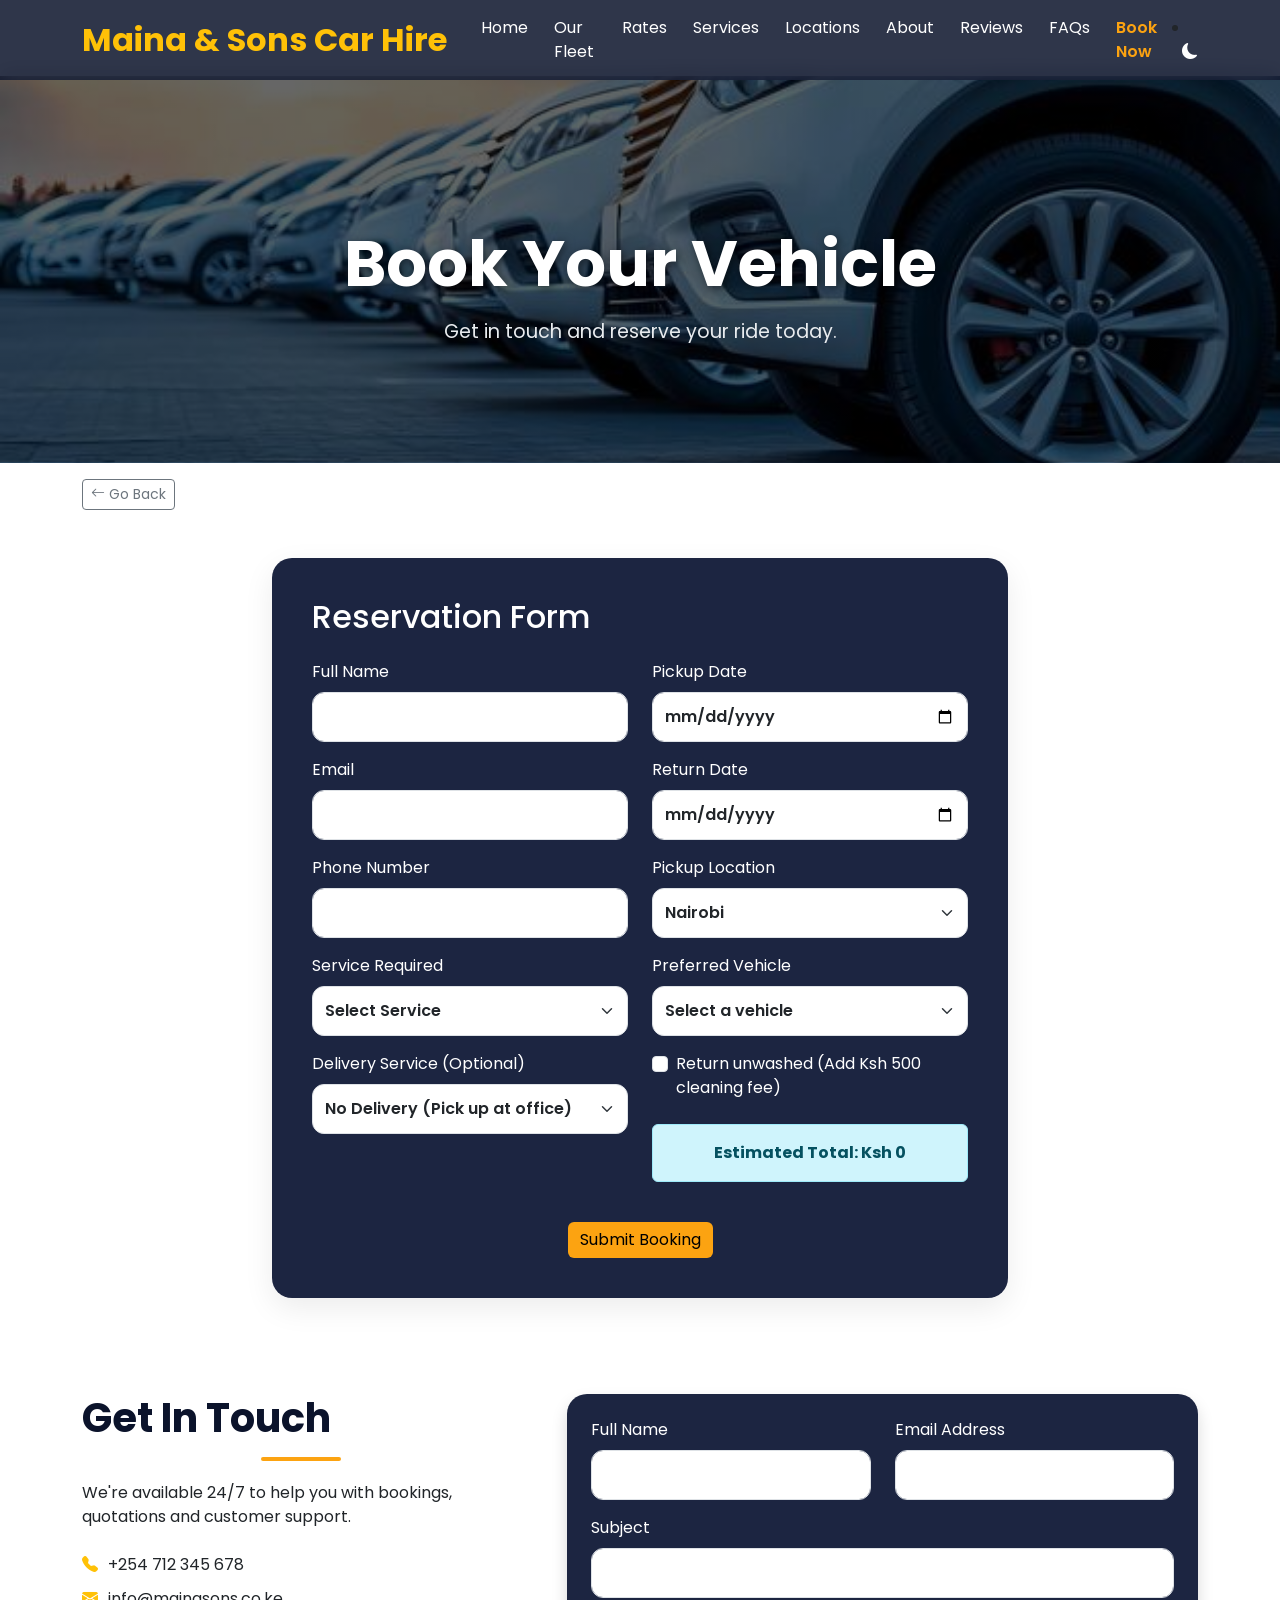
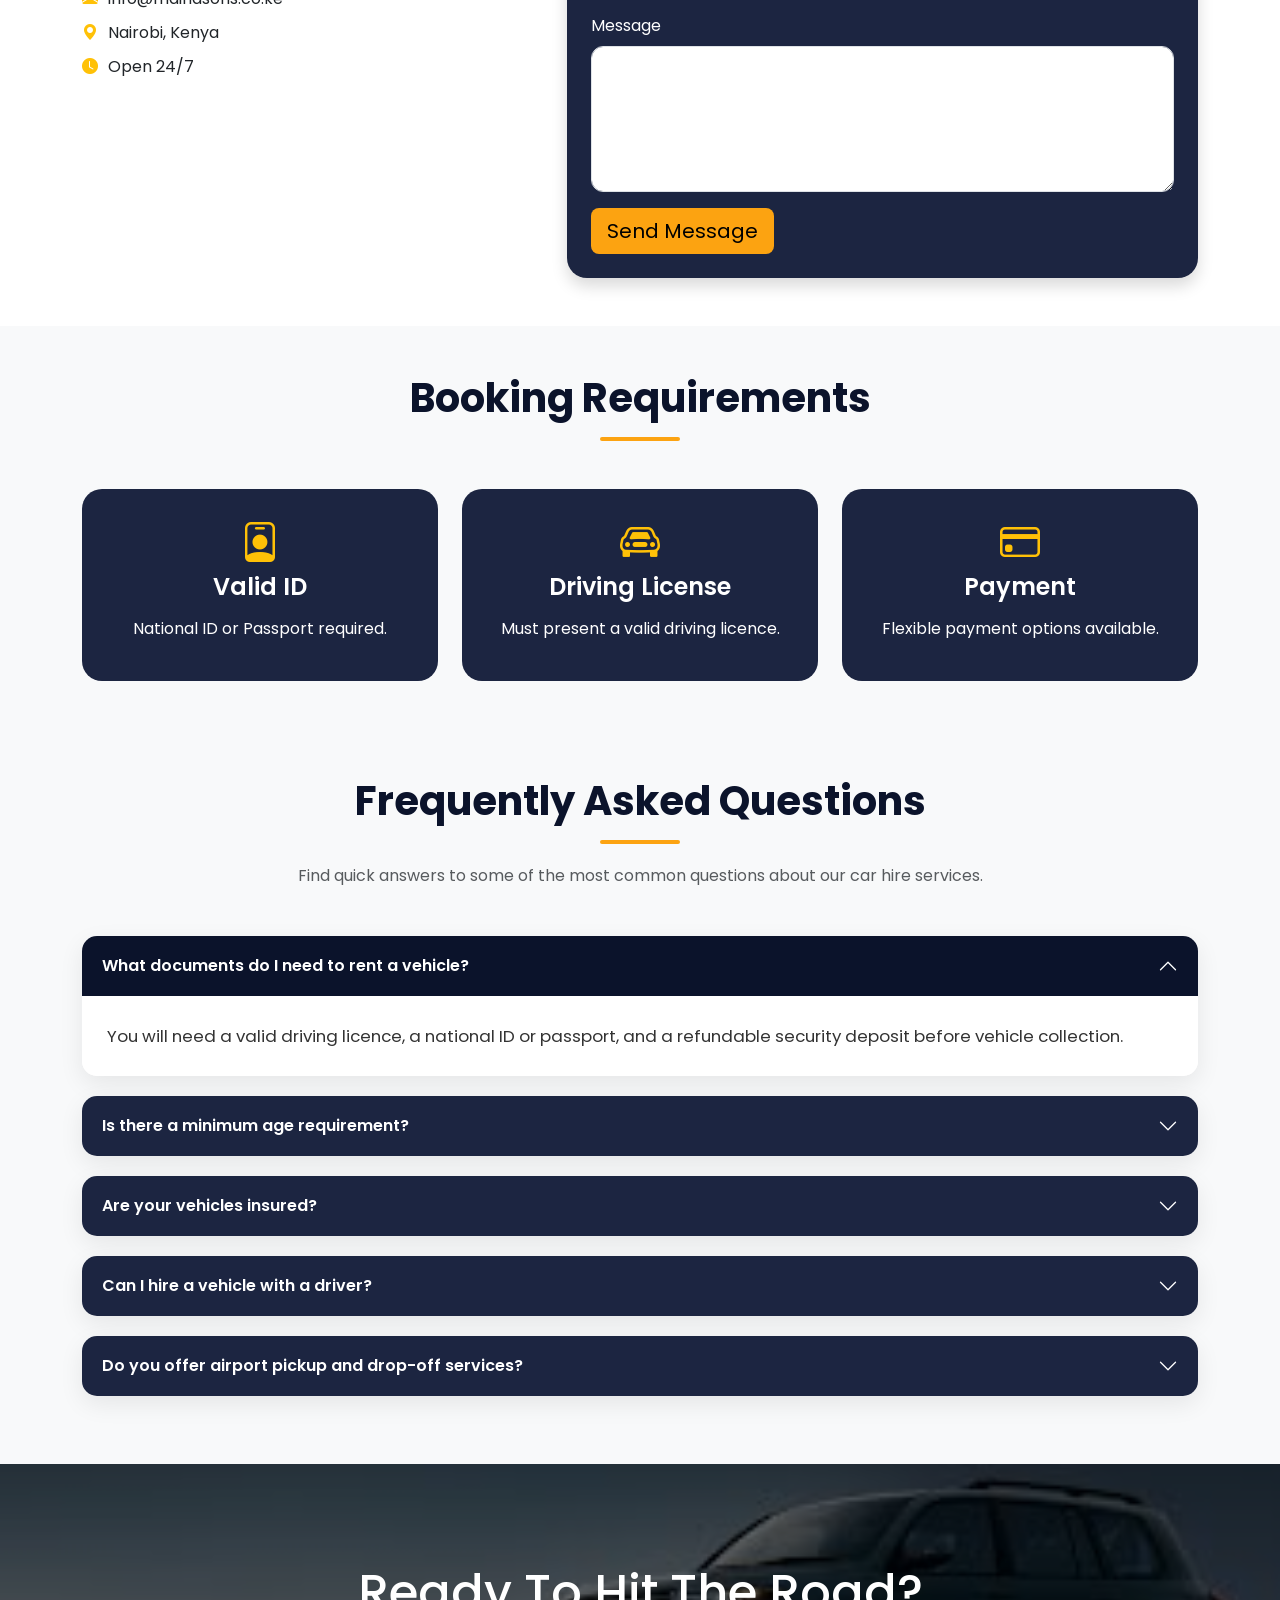
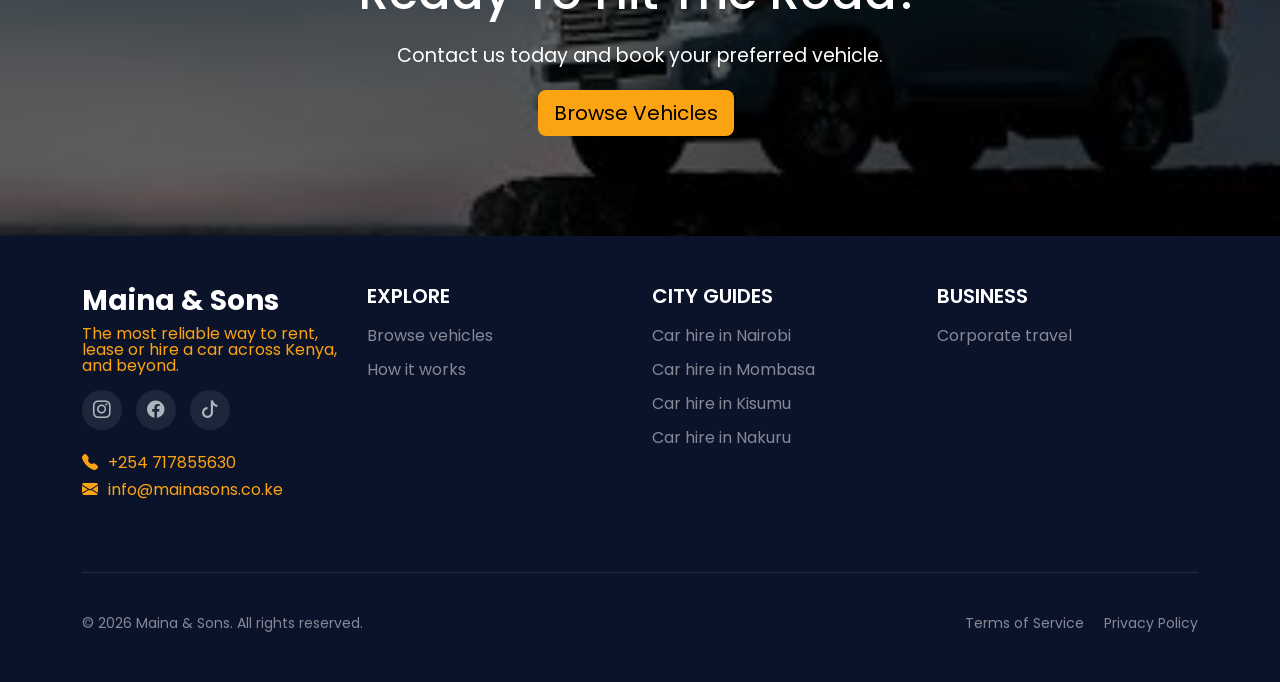
<file: contact.html>
<!DOCTYPE html>
<html lang="en">
    <head>
        <meta charset="UTF-8">
        <meta name="viewport" content="width=device-width, initial-scale=1.0">
        <title>Maina & Sons Car Hire</title>
        <!-- Bootstrap 5 CSS -->
        <link href="https://cdn.jsdelivr.net/npm/bootstrap@5.3.8/dist/css/bootstrap.min.css" rel="stylesheet" crossorigin="anonymous">

          <!-- Bootstrap Icons -->
        <link rel="stylesheet" href="https://cdn.jsdelivr.net/npm/bootstrap-icons@1.13.1/font/bootstrap-icons.min.css">

         <!-- Google Fonts -->
        <link href="https://fonts.googleapis.com/css2?family=Poppins:wght@300;400;500;600;700&display=swap"
          rel="stylesheet">

        <!-- Custom CSS-->
        <link rel="stylesheet" href="css/style.css">
    </head>
    <body>
        <!-- Universal Responsive Navigation Bar -->
        <nav class="navbar navbar-expand-lg navbar-dark fixed-top">
            <div class="container"> 
                <a class="navbar-brand fw-bold text-warning" href="index.html"> Maina & Sons Car Hire</a>
                <button class="navbar-toggler" type="button" data-bs-toggle="collapse" data-bs-target="#navbar" aria-controls="navbar" aria-expanded="false" aria-label="Toggle navigation">
                    <span class="navbar-toggler-icon"></span>
                </button>
                <div class="collapse navbar-collapse" id="navbar">
                    <ul class="navbar-nav ms-auto">
                        <li class="nav-item"><a class="nav-link" href="index.html">Home</a></li>
                        <li class="nav-item"><a class="nav-link" href="fleet.html">Our Fleet</a></li>
                        <li class="nav-item"><a class="nav-link" href="pricing.html">Rates</a></li>
                        <li class="nav-item"><a class="nav-link" href="services.html">Services</a></li>
                        <li class="nav-item"><a class="nav-link" href="locations.html">Locations</a></li>
                        <li class="nav-item"><a class="nav-link" href="about.html">About</a></li>
                        <li class="nav-item"><a class="nav-link" href="reviews.html">Reviews</a></li>
                        <li class="nav-item"><a class="nav-link" href="faq.html">FAQs</a></li>
                        <li class="nav-item"><a class="nav-link active" href="contact.html">Book Now</a></li>
                        
                    </ul>
                </div>
                <li class="nav-item">
                    <button id="themeToggle" class="nav-link border-0 bg-transparent">
                        <i class="bi bi-moon-fill" id="themeIcon"></i>
                    </button>
                </li>
            </div>
        </nav>

        <header class="page-banner">
            <div class="container text-center">
                <h1>Book Your Vehicle</h1>
                <p>Get in touch and reserve your ride today.</p>
            </div>
        </header>

        <div class="container mt-3">
            <button onclick="goBack()" class="btn btn-outline-secondary btn-sm">
                <i class="bi bi-arrow-left"></i> Go Back
            </button>
        </div>

        <section class="py-5 contact-page">
            <div class="container">
                <div class="row">
                    <div class="col-lg-8 mx-auto">
                        <div class="feature-box booking-form-card">
                            <h2 class="mb-4">
                                Reservation Form
                            </h2>
                            <form id="bookingForm">
                                <div class="row">
                                    <div class="col-md-6">
                                        <div class="mb-3">
                                            <label class="form-label">
                                                Full Name
                                            </label>
                                            <input type="text"
                                                class="form-control"
                                                required>
                                        </div>
                                        <div class="mb-3">
                                            <label class="form-label">
                                                Email
                                            </label>
                                            <input type="email"
                                                id="email"
                                                class="form-control"
                                                required>
                                        </div>
                                        <div class="mb-3">
                                            <label class="form-label">
                                                Phone Number
                                            </label>
                                            <input type="tel"
                                                id="phone"
                                                class="form-control"
                                                required>
                                        </div>

                                        <div class="mb-3">
                                            <label class="form-label">Service Required</label>
                                            <select id="serviceSelect" class="form-select" required>
                                                <option value="" disabled selected>
                                                    Select Service
                                                </option>
                                                <option>Self Drive</option>
                                                <option>Chauffeur Service</option>
                                                <option>Airport Transfers</option>
                                                <option>Corporate Rentals</option>
                                                <option>Wedding Cars</option>
                                                <option>Long-Term Leasing</option>
                                            </select>
                                        </div>
                                        <div class="mb-3">
                                            <label class="form-label">Delivery Service (Optional)</label>
                                            <select id="deliveryOption" class="form-select">
                                                <option value="0">No Delivery (Pick up at office)</option>
                                                <option value="1500">Delivery within CBD (Ksh 1,500)</option>
                                                <option value="3000">Airport Delivery (Ksh 3,000)</option>
                                            </select>
                                        </div>
                                    </div>

                                    <div class="col-md-6">
                                        <div class="mb-3">
                                            <label class="form-label">Pickup Date</label>
                                            <input type="date"
                                                id="pickupDate"
                                                class="form-control"
                                                required>
                                        </div>

                                        <div class="mb-3">
                                            <label class="form-label">Return Date</label>
                                            <input type="date"
                                                id="returnDate"
                                                class="form-control"
                                                required>
                                        </div>

                                        <div class="mb-3">
                                            <label class="form-label">Pickup Location</label>
                                            <select id="pickupLocation" class="form-select">
                                                <option>Nairobi</option>
                                                <option>Mombasa</option>
                                                <option>Kisumu</option>
                                                <option>Nakuru</option>
                                            </select>
                                        </div>

                                        <div class="mb-3">
                                            <label class="form-label">Preferred Vehicle</label>
                                            <select id="preferredVehicle" class="form-select" required>
                                                <option value="" disabled selected>Select a vehicle</option>
                                                <optgroup label="Economy">
                                                    <option value="demio">Mazda Demio</option>
                                                    <option value="note">Nissan Note</option>
                                                    <option value="vitz">Toyota Vitz</option>
                                                </optgroup>
                                                <optgroup label="Medium">
                                                    <option value="axio">Toyota Axio</option>
                                                    <option value="premio">Toyota Premio</option>
                                                    <option value="atenza">Mazda Atenza</option>
                                                </optgroup>
                                                <optgroup label="SUVs">
                                                    <option value="xtrail">Nissan Xtrail</option>
                                                    <option value="cx5">Mazda CX-5</option>
                                                    <option value="forester">Subaru Forester</option>
                                                    <option value="cx8">Mazda CX-8</option>
                                                    <option value="harrier">Toyota Harrier</option>
                                                    <option value="prado">Toyota Prado TX</option>
                                                </optgroup>
                                                <optgroup label="Luxury">
                                                    <option value="v8">Toyota Land Cruiser V8</option>
                                                    <option value="c200">Mercedes Benz C200</option>
                                                    <option value="x5">BMW X5</option>
                                                    <option value="Gwagon">Mercedes G Wagon</option>
                                                    <option value="S350">Mercedes Benz S350</option>
                                                    <option value="golfR">Volkswagen Golf R</option>
                                                    <option value="gle">Mercedes GLE</option>
                                                </optgroup>
                                                <optgroup label="Commercial">
                                                    <option value="hilux">Toyota Hilux</option>
                                                    <option value="caravan">Safari Van</option>
                                                </optgroup>
                                            </select>
                                        </div>
                                        <div class="mb-4">
                                            <div class="form-check">
                                                <input class="form-check-input" type="checkbox" id="unwashedReturn">
                                                <label class="form-check-label" for="unwashedReturn">
                                                    Return unwashed (Add Ksh 500 cleaning fee)
                                                </label>
                                            </div>
                                        </div>
                                        <div class="alert alert-info text-center mb-4">
                                            <strong>Estimated Total: Ksh <span id="totalPrice">0</span></strong>
                                        </div>
                                        </div>
                                    </div>

                                    <div class="text-center mt-3">
                                        <button type="submit" class="btn btn-warning">
                                            Submit Booking
                                        </button>
                                    </div>
                            </form>
                        </div>
                    </div>
                </div>
            </div>
        </section>

        <section class="py-5">
            <div class="container">
                <div class="row g-5">
                    <div class="col-lg-5">
                        <h2 class="section-title">
                            Get In Touch
                        </h2>
                        <p>
                            We're available 24/7 to help you with bookings,
                            quotations and customer support.
                        </p>
                        <div class="contact-info mt-4">
                            <p>
                                <i class="bi bi-telephone-fill text-warning"></i>
                                +254 712 345 678
                            </p>
                            <p>
                                <i class="bi bi-envelope-fill text-warning"></i>
                                info@mainasons.co.ke
                            </p>
                            <p>
                                <i class="bi bi-geo-alt-fill text-warning"></i>
                                Nairobi, Kenya
                            </p>
                            <p>
                                <i class="bi bi-clock-fill text-warning"></i>
                                Open 24/7
                            </p>
                        </div>
                    </div>
                    <div class="col-lg-7">
                        <div class="feature-box contact-form-card shadow border-0 p-4">
                            <form>
                                <div class="row">
                                    <div class="col-md-6 mb-3">
                                        <label class="form-label">
                                            Full Name
                                        </label>
                                        <input type="text"
                                            class="form-control"
                                            required>
                                    </div>
                                    <div class="col-md-6 mb-3">
                                        <label class="form-label">
                                            Email Address
                                        </label>

                                        <input type="email"
                                            class="form-control"
                                            required>
                                    </div>

                                </div>

                                <div class="mb-3">
                                    <label class="form-label">
                                        Subject
                                    </label>

                                    <input type="text"
                                        class="form-control"
                                        required>
                                </div>
                                <div class="mb-3">
                                    <label class="form-label">
                                        Message
                                    </label>
                                    <textarea
                                        rows="5"
                                        class="form-control"
                                        required></textarea>
                                </div>
                                <button
                                    type="submit"
                                    class="btn btn-warning btn-lg">
                                    Send Message
                                </button>
                            </form>
                        </div>
                    </div>
                </div>
            </div>
        </section>

        <section class="requirements-section py-5">
            <div class="container">
                <div class="text-center mb-5">
                    <h2 class="section-title">
                        Booking Requirements
                    </h2>
                </div>
                <div class="row g-4">
                    <div class="col-md-4">
                        <div class="feature-box p-4 h-100 text-center">
                            <i class="bi bi-person-badge fs-1 text-warning"></i>
                            <h4>Valid ID</h4>
                            <p>
                                National ID or Passport required.
                            </p>
                        </div>
                    </div>
                    <div class="col-md-4">
                        <div class="feature-box p-4 h-100 text-center">
                            <i class="bi bi-car-front fs-1 text-warning"></i>
                            <h4>Driving License</h4>
                            <p>
                                Must present a valid driving licence.
                            </p>
                        </div>
                    </div>
                    <div class="col-md-4">
                        <div class="feature-box p-4 h-100 text-center">
                            <i class="bi bi-credit-card fs-1 text-warning"></i>
                            <h4>Payment</h4>
                            <p>
                                Flexible payment options available.
                            </p>
                        </div>
                    </div>
                </div>
            </div>
        </section>

        <section class="py-5 bg-light">
            <div class="container">
                <div class="text-center mb-5">
                    <h2 class="section-title">Frequently Asked Questions</h2>
                    <p class="text-muted">
                        Find quick answers to some of the most common questions about our car hire services.
                    </p>
                </div>

                <div class="accordion" id="faqAccordion">

                    <div class="accordion-item">
                        <h2 class="accordion-header">
                            <button class="accordion-button" type="button"
                                data-bs-toggle="collapse"
                                data-bs-target="#faq1">
                                What documents do I need to rent a vehicle?
                            </button>
                        </h2>

                        <div id="faq1" class="accordion-collapse collapse show"
                            data-bs-parent="#faqAccordion">
                            <div class="accordion-body">
                                You will need a valid driving licence, a national ID or passport,
                                and a refundable security deposit before vehicle collection.
                            </div>
                        </div>
                    </div>

                    <div class="accordion-item">
                        <h2 class="accordion-header">
                            <button class="accordion-button collapsed" type="button"
                                data-bs-toggle="collapse"
                                data-bs-target="#faq2">
                                Is there a minimum age requirement?
                            </button>
                        </h2>

                        <div id="faq2" class="accordion-collapse collapse"
                            data-bs-parent="#faqAccordion">
                            <div class="accordion-body">
                                Yes. Drivers must be at least 23 years old and possess a valid
                                driving licence with a minimum of two years driving experience.
                            </div>
                        </div>
                    </div>

                    <div class="accordion-item">
                        <h2 class="accordion-header">
                            <button class="accordion-button collapsed" type="button"
                                data-bs-toggle="collapse"
                                data-bs-target="#faq3">
                                Are your vehicles insured?
                            </button>
                        </h2>

                        <div id="faq3" class="accordion-collapse collapse"
                            data-bs-parent="#faqAccordion">
                            <div class="accordion-body">
                                Yes. All our vehicles are comprehensively insured and regularly
                                maintained to ensure your safety and peace of mind.
                            </div>
                        </div>
                    </div>

                    <div class="accordion-item">
                        <h2 class="accordion-header">
                            <button class="accordion-button collapsed" type="button"
                                data-bs-toggle="collapse"
                                data-bs-target="#faq4">
                                Can I hire a vehicle with a driver?
                            </button>
                        </h2>

                        <div id="faq4" class="accordion-collapse collapse"
                            data-bs-parent="#faqAccordion">
                            <div class="accordion-body">
                                Absolutely. We offer professional chauffeur services for business,
                                airport transfers, weddings and special events.
                            </div>
                        </div>
                    </div>

                    <div class="accordion-item">
                        <h2 class="accordion-header">
                            <button class="accordion-button collapsed" type="button"
                                data-bs-toggle="collapse"
                                data-bs-target="#faq5">
                                Do you offer airport pickup and drop-off services?
                            </button>
                        </h2>

                        <div id="faq5" class="accordion-collapse collapse"
                            data-bs-parent="#faqAccordion">
                            <div class="accordion-body">
                                Yes. We provide convenient airport pickup and drop-off services
                                at major airports across Kenya, including Nairobi and Mombasa.
                            </div>
                        </div>
                    </div>

                </div>
            </div>
        </section>

        <section class="cta-section">
            <div class="container">
                <div class="cta-card text-center">
                    <h2>
                        Ready To Hit The Road?
                    </h2>
                    <p>
                        Contact us today and book your preferred vehicle.
                    </p>
                    <a href="fleet.html"
                        class="btn btn-warning btn-lg me-2">
                        Browse Vehicles
                    </a>
                </div>
            </div>
        </section>

        <div class="modal fade" id="bookingModal" tabindex="-1" aria-labelledby="bookingModalLabel" aria-hidden="true">
            <div class="modal-dialog modal-dialog-centered">
                <div class="modal-content">
                    <div class="modal-header border-0 pb-0">
                        <button type="button" class="btn-close" data-bs-dismiss="modal" aria-label="Close"></button>
                    </div>
                    <div class="modal-body text-center pb-5 pt-0">
                        <i id="modalIcon" class="bi display-1 mb-3"></i>
                        <h3 id="modalTitle" class="fw-bold mb-3"></h3>
                        <p id="modalMessage" class="text-muted fs-5"></p>
                        <button type="button" class="btn btn-warning px-5 mt-3" data-bs-dismiss="modal">Close</button>
                    </div>
                </div>
            </div>
        </div>

        <footer class="footer py-5" style="background-color: #0b132b; color: #fca311;">
            <div class="container">
                <div class="row">
                    <div class="col-md-3 mb-4">
                        <h3 class="text-white fw-bold">Maina & Sons</h3>
                        <p>The most reliable way to rent, lease or hire a car across Kenya, and beyond.</p>
                        <div class="social-links mb-4">
                            <a href="https://www.instagram.com/victor.m.m_" target="_blank" rel="noopener noreferrer" data-bs-target="tooltip" data-bs-placement="top" title="Follow us on Instagram" aria-label="Instagram"><i class="bi bi-instagram"></i></a>
                            <a href="https://www.facebook.com/maina" data-bs-toggle="tooltip" data-bs-placement="top" title="Like us on Facebook" aria-label="Facebook"><i class="bi bi-facebook"></i></a>
                            <a href="https://www.tiktok.com/__v1ctxr__" target="_blank" rel="noopener noreferrer" data-bs-toggle="tooltip" data-bs-placement="top" title="Follow us on TikTok" aria-label="TikTok"><i class="bi bi-tiktok"></i></a>
                        </div>

                        <div class="contact-info">
                            <p>
                                <i class="bi bi-telephone-fill"></i>
                                    +254 717855630
                            </p>
                            <p>
                                <i class="bi bi-envelope-fill"></i>
                                    info@mainasons.co.ke
                            </p>
                        </div>
                    </div>

                    <div class="col-md-3 mb-4">
                        <h5 class="text-white mb-3">EXPLORE</h5>
                        <ul class="list-unstyled">
                            <li><a href="fleet.html" class="text-decoration-none text-white-50">Browse vehicles</a></li>
                            <li><a href="index.html#how-it-works" class="text-decoration-none text-white-50">How it works</a></li>
                        </ul>
                    </div>

                    <div class="col-md-3 mb-4">
                        <h5 class="text-white mb-3">CITY GUIDES</h5>
                        <ul class="list-unstyled">
                            <li><a href="city-guides.html#nairobi" class="text-decoration-none text-white-50">Car hire in Nairobi</a></li>
                            <li><a href="city-guides.html#mombasa" class="text-decoration-none text-white-50">Car hire in Mombasa</a></li>
                            <li><a href="city-guides.html#kisumu" class="text-decoration-none text-white-50">Car hire in Kisumu</a></li>
                            <li><a href="city-guides.html#nakuru" class="text-decoration-none text-white-50">Car hire in Nakuru</a></li>
                        </ul>
                    </div>

                    <div class="col-md-3 mb-4">
                        <h5 class="text-white mb-3">BUSINESS</h5>
                        <ul class="list-unstyled">
                            <li><a href="corporate.html" class="text-decoration-none text-white-50">Corporate travel</a></li>
                        </ul>
                    </div>
                </div>
                <hr class="border-secondary">
                <div class="row text-muted small">
                    <div class="col-md-6 text-white-50">&copy; 2026 Maina & Sons. All rights reserved.</div>
                    <div class="col-md-6 text-md-end">
                        <a href="terms.html" class="text-decoration-none text-white-50 me-3">Terms of Service</a>
                        <a href="privacy.html" class="text-decoration-none text-white-50">Privacy Policy</a>
                    </div>
                </div>
            </div>
        </footer>

        <script src="https://cdn.jsdelivr.net/npm/bootstrap@5.3.8/dist/js/bootstrap.bundle.min.js"></script>
        <script src="js/script.js"></script>

    </body>
</html>
</file>
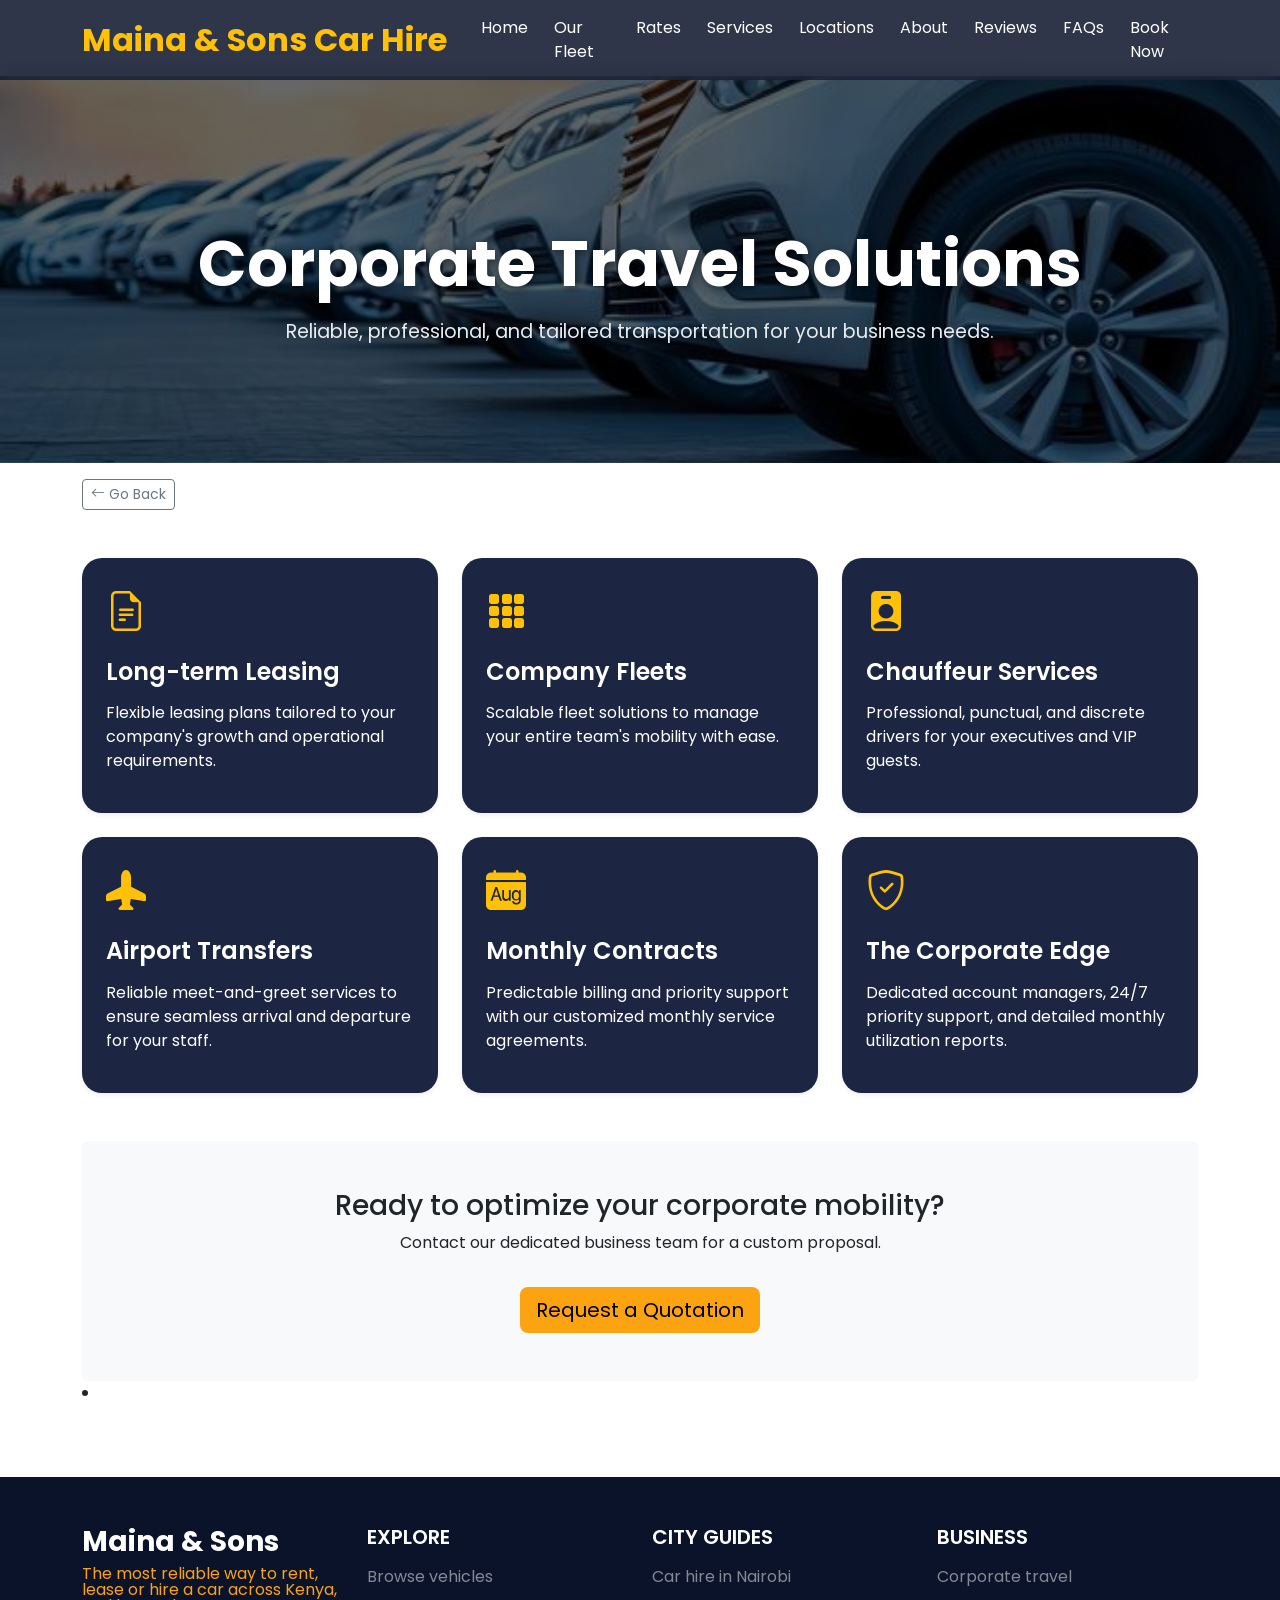
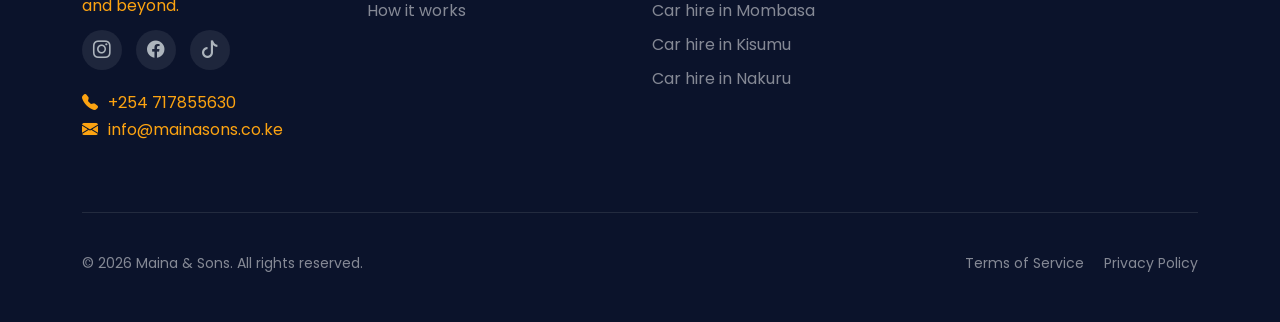
<file: corporate.html>
<!DOCTYPE html>
<html lang="en">
    <head>
        <meta charset="UTF-8">
        <meta name="viewport" content="width=device-width, initial-scale=1.0">
        <title>Maina & Sons Car Hire</title>
        <!-- Bootstrap 5 CSS -->
        <link href="https://cdn.jsdelivr.net/npm/bootstrap@5.3.8/dist/css/bootstrap.min.css" rel="stylesheet" crossorigin="anonymous">

          <!-- Bootstrap Icons -->
        <link rel="stylesheet" href="https://cdn.jsdelivr.net/npm/bootstrap-icons@1.13.1/font/bootstrap-icons.min.css">

         <!-- Google Fonts -->
        <link href="https://fonts.googleapis.com/css2?family=Poppins:wght@300;400;500;600;700&display=swap"
          rel="stylesheet">

        <!-- Custom CSS-->
        <link rel="stylesheet" href="css/style.css">
    </head>
    <body>
        <!-- Universal Responsive Navigation Bar -->
        <nav class="navbar navbar-expand-lg navbar-dark fixed-top">
            <div class="container"> 
                <a class="navbar-brand fw-bold text-warning" href="index.html"> Maina & Sons Car Hire</a>
                <button class="navbar-toggler" type="button" data-bs-toggle="collapse" data-bs-target="#navbar" aria-controls="navbar" aria-expanded="false" aria-label="Toggle navigation">
                    <span class="navbar-toggler-icon"></span>
                </button>
                <div class="collapse navbar-collapse" id="navbar">
                    <ul class="navbar-nav ms-auto">
                        <li class="nav-item"><a class="nav-link" href="index.html">Home</a></li>
                        <li class="nav-item"><a class="nav-link" href="fleet.html">Our Fleet</a></li>
                        <li class="nav-item"><a class="nav-link" href="pricing.html">Rates</a></li>
                        <li class="nav-item"><a class="nav-link" href="services.html">Services</a></li>
                        <li class="nav-item"><a class="nav-link" href="locations.html">Locations</a></li>
                        <li class="nav-item"><a class="nav-link" href="about.html">About</a></li>
                        <li class="nav-item"><a class="nav-link" href="reviews.html">Reviews</a></li>
                        <li class="nav-item"><a class="nav-link" href="faq.html">FAQs</a></li>
                        <li class="nav-item"><a class="nav-link" href="contact.html">Book Now</a></li>
                        
                    </ul>
                </div>
            </div>
        </nav>

        <header class="page-banner">
            <div class="container text-center">
                <h1>Corporate Travel Solutions</h1>
                <p>Reliable, professional, and tailored transportation for your business needs.</p>
            </div>
        </header>

        <div class="container mt-3">
            <button onclick="goBack()" class="btn btn-outline-secondary btn-sm">
                <i class="bi bi-arrow-left"></i> Go Back
            </button>
        </div>

        <section class="py-5">
            <div class="container">
                <div class="row g-4">
                    <div class="col-md-4">
                        <div class="feature-box h-100 p-4 border-0 shadow-sm">
                            <i class="bi bi-file-earmark-text fs-1 text-warning"></i>
                            <h4 class="mt-3">Long-term Leasing</h4>
                            <p>Flexible leasing plans tailored to your company's growth and operational requirements.</p>
                        </div>
                    </div>
                    <div class="col-md-4">
                        <div class="feature-box h-100 p-4 border-0 shadow-sm">
                            <i class="bi bi-grid-3x3-gap-fill fs-1 text-warning"></i>
                            <h4 class="mt-3">Company Fleets</h4>
                            <p>Scalable fleet solutions to manage your entire team's mobility with ease.</p>
                        </div>
                    </div>
                    <div class="col-md-4">
                        <div class="feature-box h-100 p-4 border-0 shadow-sm">
                            <i class="bi bi-person-badge-fill fs-1 text-warning"></i>
                            <h4 class="mt-3">Chauffeur Services</h4>
                            <p>Professional, punctual, and discrete drivers for your executives and VIP guests.</p>
                        </div>
                    </div>
                    <div class="col-md-4">
                        <div class="feature-box h-100 p-4 border-0 shadow-sm">
                            <i class="bi bi-airplane-fill fs-1 text-warning"></i>
                            <h4 class="mt-3">Airport Transfers</h4>
                            <p>Reliable meet-and-greet services to ensure seamless arrival and departure for your staff.</p>
                        </div>
                    </div>
                    <div class="col-md-4">
                        <div class="feature-box h-100 p-4 border-0 shadow-sm">
                            <i class="bi bi-calendar-month-fill fs-1 text-warning"></i>
                            <h4 class="mt-3">Monthly Contracts</h4>
                            <p>Predictable billing and priority support with our customized monthly service agreements.</p>
                        </div>
                    </div>
                    <div class="col-md-4">
                        <div class="feature-box h-100 p-4 border-warning shadow-sm">
                            <i class="bi bi-shield-check fs-1 text-warning"></i>
                            <h4 class="mt-3">The Corporate Edge</h4>
                            <p>Dedicated account managers, 24/7 priority support, and detailed monthly utilization reports.</p>
                        </div>
                    </div>
                </div>

                <div class="text-center mt-5 p-5 bg-light rounded">
                    <h3>Ready to optimize your corporate mobility?</h3>
                    <p>Contact our dedicated business team for a custom proposal.</p>
                    <a href="contact.html?service=Corporate+Quotation" class="btn btn-warning btn-lg mt-3">
                        Request a Quotation
                    </a>
                </div>
                <li class="nav-item">
                    <button id="themeToggle" class="nav-link border-0 bg-transparent">
                        <i class="bi bi-moon-fill" id="themeIcon"></i>
                    </button>
                </li>
            </div>
        </section>




        <footer class="footer py-5" style="background-color: #0b132b; color: #fca311;">
            <div class="container">
                <div class="row">
                    <div class="col-md-3 mb-4">
                        <h3 class="text-white fw-bold">Maina & Sons</h3>
                        <p>The most reliable way to rent, lease or hire a car across Kenya, and beyond.</p>
                        <div class="social-links mb-4">
                            <a href="https://www.instagram.com/victor.m.m_" target="_blank" rel="noopener noreferrer" data-bs-target="tooltip" data-bs-placement="top" title="Follow us on Instagram" aria-label="Instagram"><i class="bi bi-instagram"></i></a>
                            <a href="https://www.facebook.com/maina" data-bs-toggle="tooltip" data-bs-placement="top" title="Like us on Facebook" aria-label="Facebook"><i class="bi bi-facebook"></i></a>
                            <a href="https://www.tiktok.com/__v1ctxr__" target="_blank" rel="noopener noreferrer" data-bs-toggle="tooltip" data-bs-placement="top" title="Follow us on TikTok" aria-label="TikTok"><i class="bi bi-tiktok"></i></a>
                        </div>

                        <div class="contact-info">
                            <p>
                                <i class="bi bi-telephone-fill"></i>
                                    +254 717855630
                            </p>
                            <p>
                                <i class="bi bi-envelope-fill"></i>
                                    info@mainasons.co.ke
                            </p>
                        </div>
                    </div>

                    <div class="col-md-3 mb-4">
                        <h5 class="text-white mb-3">EXPLORE</h5>
                        <ul class="list-unstyled">
                            <li><a href="fleet.html" class="text-decoration-none text-white-50">Browse vehicles</a></li>
                            <li><a href="index.html#how-it-works" class="text-decoration-none text-white-50">How it works</a></li>
                        </ul>
                    </div>

                    <div class="col-md-3 mb-4">
                        <h5 class="text-white mb-3">CITY GUIDES</h5>
                        <ul class="list-unstyled">
                            <li><a href="city-guides.html#nairobi" class="text-decoration-none text-white-50">Car hire in Nairobi</a></li>
                            <li><a href="city-guides.html#mombasa" class="text-decoration-none text-white-50">Car hire in Mombasa</a></li>
                            <li><a href="city-guides.html#kisumu" class="text-decoration-none text-white-50">Car hire in Kisumu</a></li>
                            <li><a href="city-guides.html#nakuru" class="text-decoration-none text-white-50">Car hire in Nakuru</a></li>
                        </ul>
                    </div>

                    <div class="col-md-3 mb-4">
                        <h5 class="text-white mb-3">BUSINESS</h5>
                        <ul class="list-unstyled">
                            <li><a href="corporate.html" class="text-decoration-none text-white-50">Corporate travel</a></li>
                        </ul>
                    </div>
                </div>
                <hr class="border-secondary">
                <div class="row text-muted small">
                    <div class="col-md-6 text-white-50">&copy; 2026 Maina & Sons. All rights reserved.</div>
                    <div class="col-md-6 text-md-end">
                        <a href="terms.html" class="text-decoration-none text-white-50 me-3">Terms of Service</a>
                        <a href="privacy.html" class="text-decoration-none text-white-50">Privacy Policy</a>
                    </div>
                </div>
            </div>
        </footer>

        <script src="https://cdn.jsdelivr.net/npm/bootstrap@5.3.8/dist/js/bootstrap.bundle.min.js"></script>
        <script src="js/script.js"></script>

    </body>
</html>
</file>
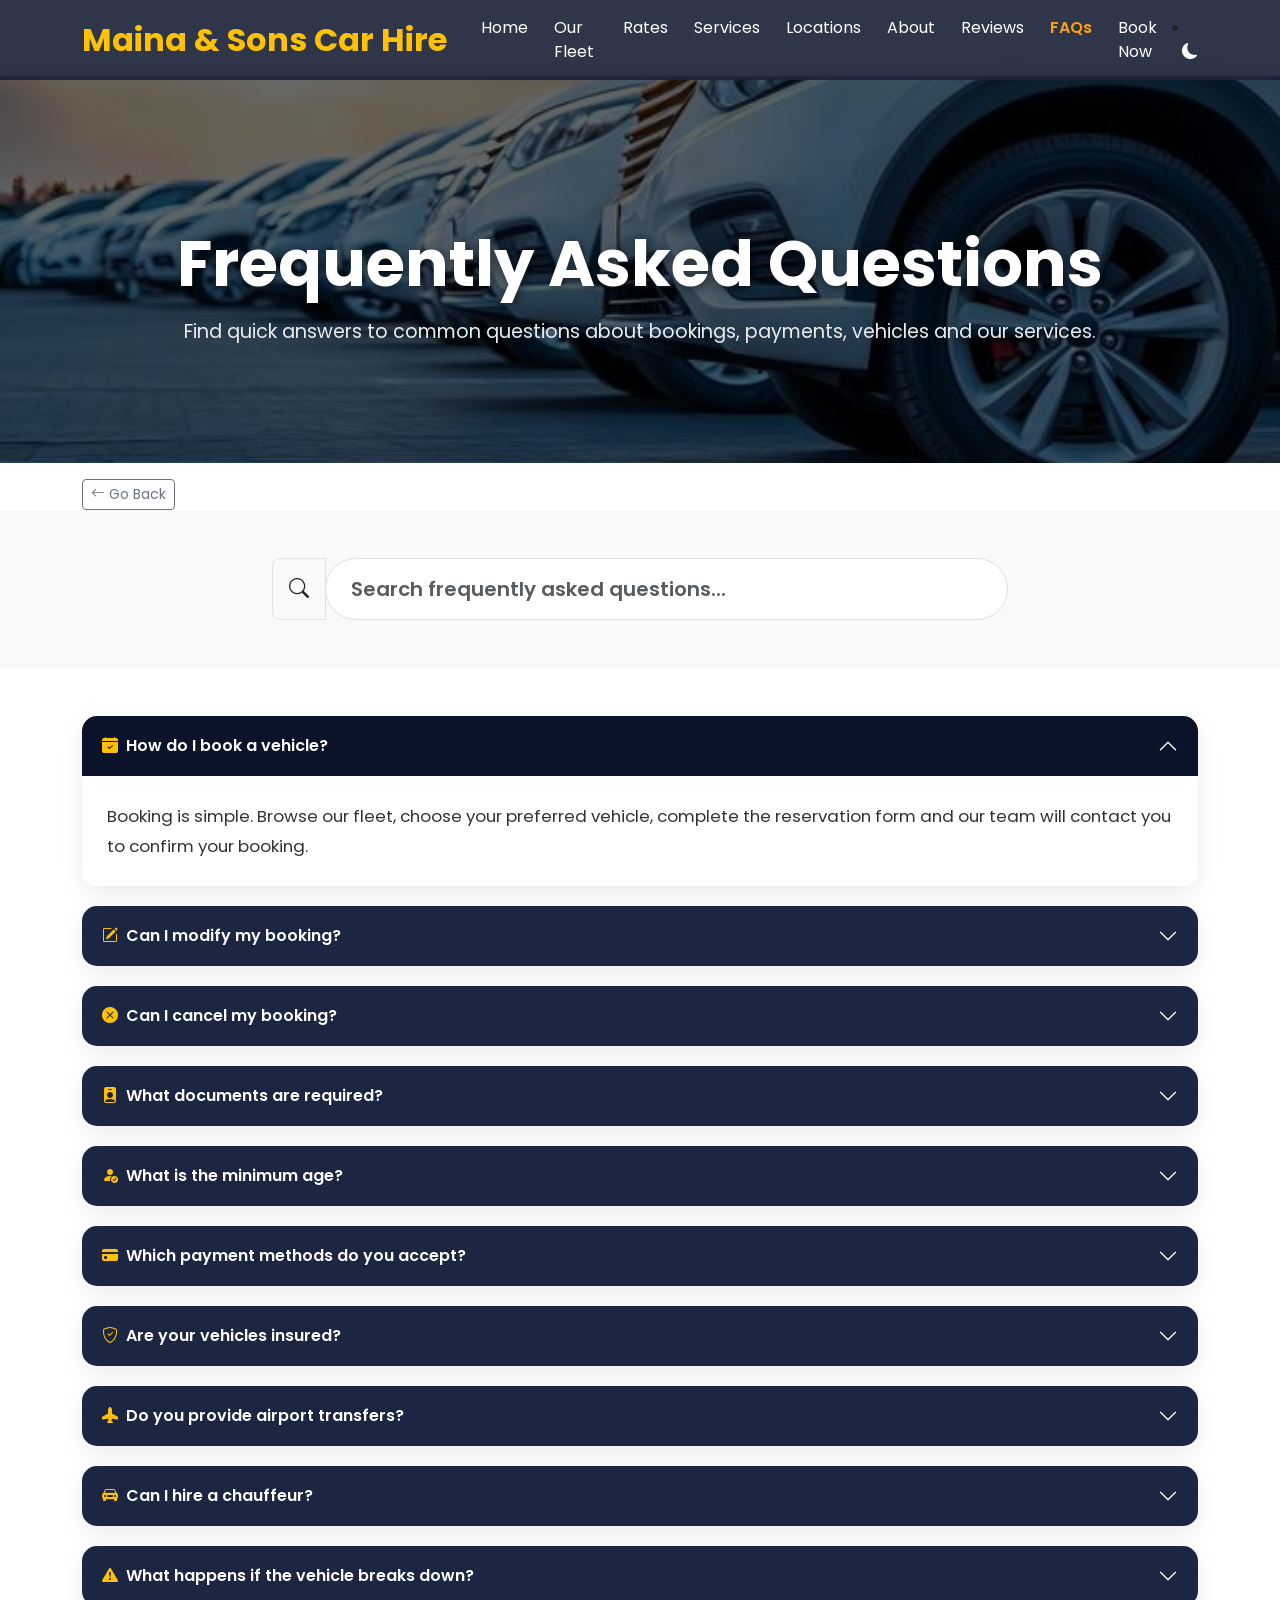
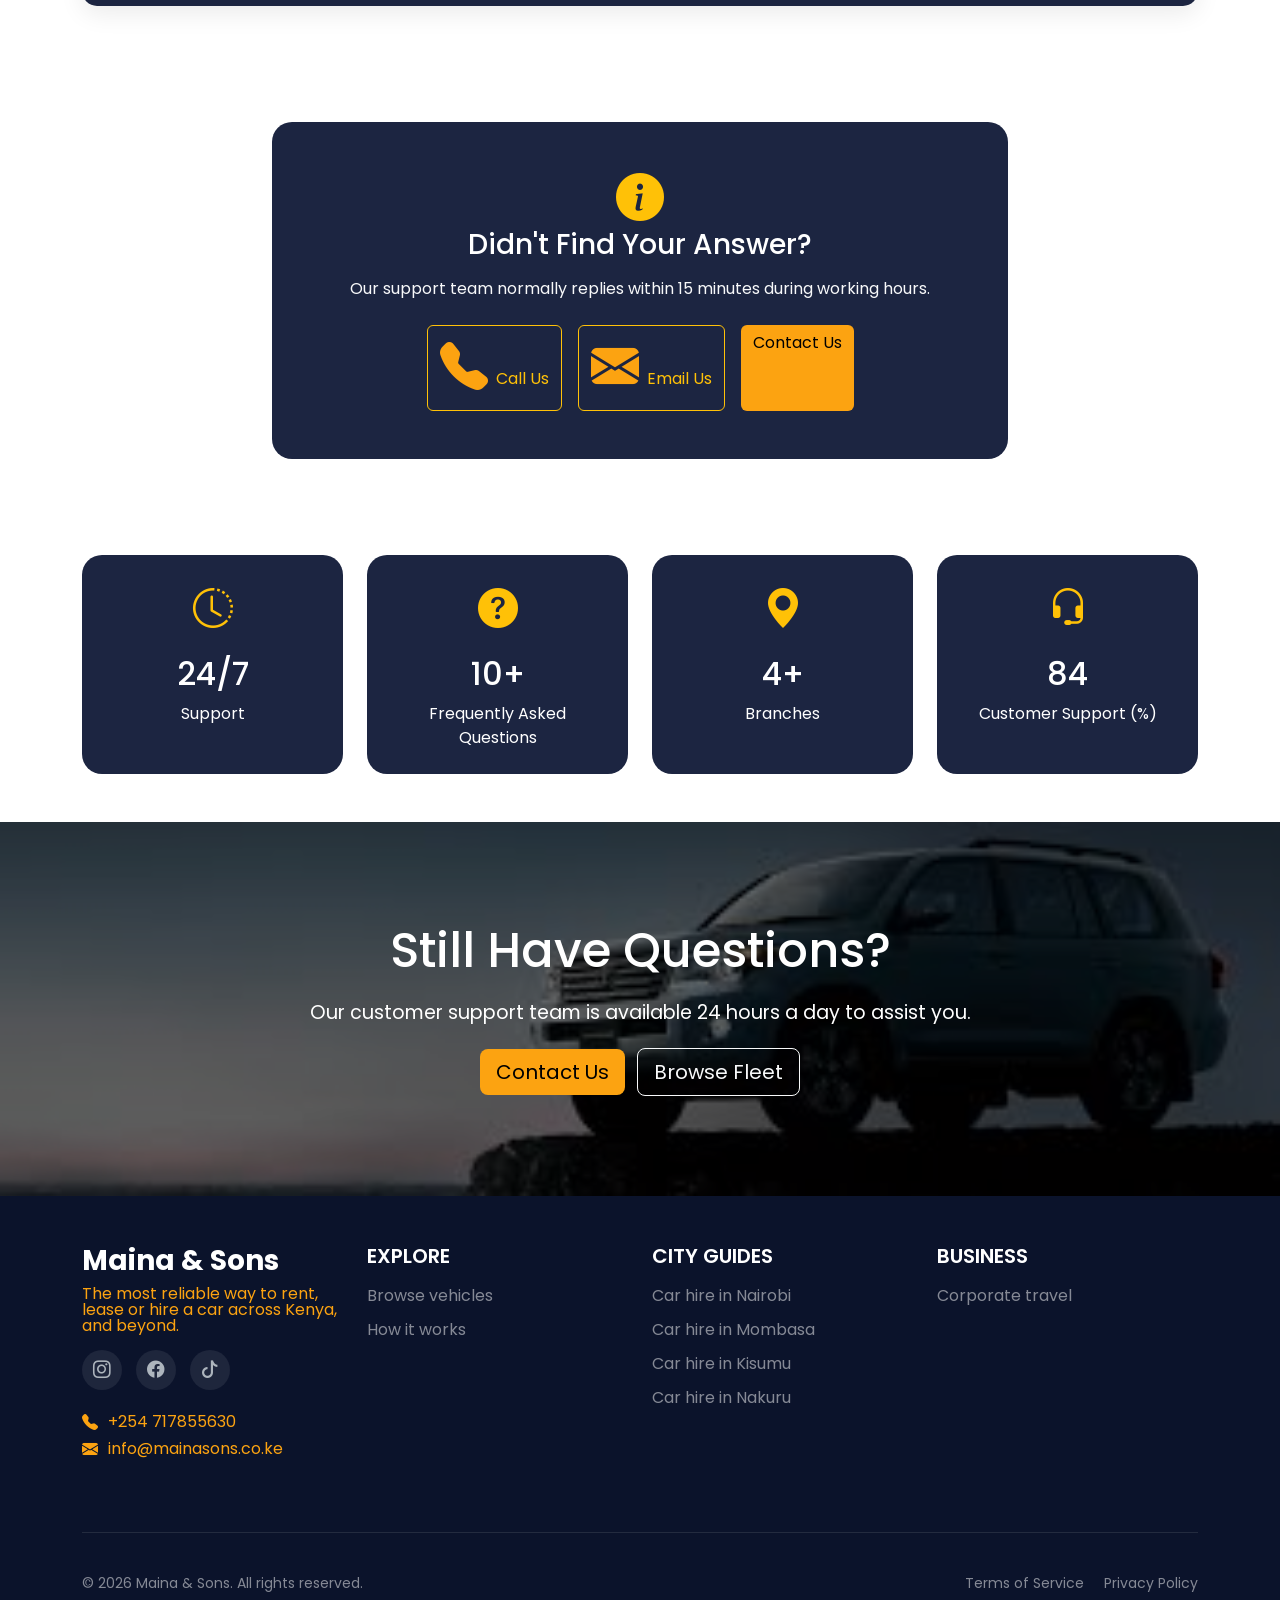
<file: faq.html>
<!DOCTYPE html>
<html lang="en">
    <head>
        <meta charset="UTF-8">
        <meta name="viewport" content="width=device-width, initial-scale=1.0">
        <title>Maina & Sons Car Hire</title>
        <!-- Bootstrap 5 CSS -->
        <link href="https://cdn.jsdelivr.net/npm/bootstrap@5.3.8/dist/css/bootstrap.min.css" rel="stylesheet" crossorigin="anonymous">

        <!-- Bootstrap Icons -->
        <link rel="stylesheet" href="https://cdn.jsdelivr.net/npm/bootstrap-icons@1.13.1/font/bootstrap-icons.min.css">

        <!-- Google Fonts -->
        <link href="https://fonts.googleapis.com/css2?family=Poppins:wght@300;400;500;600;700&display=swap"
        rel="stylesheet">

        <!-- Custom CSS-->
        <link rel="stylesheet" href="css/style.css">
    </head>
    <body>
        <!-- Universal Responsive Navigation Bar -->
        <nav class="navbar navbar-expand-lg navbar-dark fixed-top">
            <div class="container">
                <a class="navbar-brand fw-bold text-warning" href="index.html"> Maina & Sons Car Hire</a>
                <button class="navbar-toggler" type="button" data-bs-toggle="collapse" data-bs-target="#navbar" aria-controls="navbar" aria-expanded="false" aria-label="Toggle navigation">
                    <span class="navbar-toggler-icon"></span>
                </button>
                <div class="collapse navbar-collapse" id="navbar">
                    <ul class="navbar-nav ms-auto">
                        <li class="nav-item"><a class="nav-link" href="index.html">Home</a></li>
                        <li class="nav-item"><a class="nav-link" href="fleet.html">Our Fleet</a></li>
                        <li class="nav-item"><a class="nav-link" href="pricing.html">Rates</a></li>
                        <li class="nav-item"><a class="nav-link" href="services.html">Services</a></li>
                        <li class="nav-item"><a class="nav-link" href="locations.html">Locations</a></li>
                        <li class="nav-item"><a class="nav-link" href="about.html">About</a></li>
                        <li class="nav-item"><a class="nav-link" href="reviews.html">Reviews</a></li>
                        <li class="nav-item"><a class="nav-link active" href="faq.html">FAQs</a></li>
                        <li class="nav-item"><a class="nav-link" href="contact.html">Book Now</a></li>

                    </ul>
                </div>
                <li class="nav-item">
                    <button id="themeToggle" class="nav-link border-0 bg-transparent">
                        <i class="bi bi-moon-fill" id="themeIcon"></i>
                    </button>
                </li>
            </div>
        </nav>

        <header class="page-banner">
            <div class="container text-center">
                <h1>Frequently Asked Questions</h1>
                <p>
                    Find quick answers to common questions about
                    bookings, payments, vehicles and our services.
                </p>
            </div>
        </header>

        <div class="container mt-3">
            <button onclick="goBack()" class="btn btn-outline-secondary btn-sm">
                <i class="bi bi-arrow-left"></i> Go Back
            </button>
        </div>

        <section class="py-5 bg-light">
            <div class="container">
                <div class="row justify-content-center">
                    <div class="col-lg-8">
                        <div class="input-group input-group-lg">
                            <span class="input-group-text">
                                <i class="bi bi-search"></i>
                            </span>
                            <input
                                type="text"
                                id="faqSearch"
                                class="form-control"
                                placeholder="Search frequently asked questions...">
                        </div>
                    </div>
                </div>
            </div>
        </section>

        <section class="py-5">
            <div class="container">
                <div class="accordion" id="faqAccordion">
                    <div class="accordion-item faq-item">
                        <h2 class="accordion-header">
                            <button class="accordion-button" type="button" data-bs-toggle="collapse" data-bs-target="#faq1">
                                <i class="bi bi-calendar-check-fill me-2 text-warning"></i>
                                How do I book a vehicle?
                            </button>
                        </h2>
                        <div id="faq1" class="accordion-collapse collapse show" data-bs-parent="#faqAccordion">
                            <div class="accordion-body">
                                Booking is simple. Browse our fleet, choose your preferred vehicle,
                                complete the reservation form and our team will contact you to confirm your booking.
                            </div>
                        </div>
                    </div>

                    <div class="accordion-item faq-item">
                        <h2 class="accordion-header">
                            <button class="accordion-button collapsed" type="button" data-bs-toggle="collapse" data-bs-target="#faq2">
                                <i class="bi bi-pencil-square me-2 text-warning"></i>
                                Can I modify my booking?
                            </button>
                        </h2>
                        <div id="faq2" class="accordion-collapse collapse" data-bs-parent="#faqAccordion">
                            <div class="accordion-body">
                                Yes. Simply contact our office before your pickup date and we'll help
                                modify dates, locations or vehicle choice depending on availability.
                            </div>
                        </div>
                    </div>

                    <div class="accordion-item faq-item">
                        <h2 class="accordion-header">
                            <button class="accordion-button collapsed" type="button" data-bs-toggle="collapse" data-bs-target="#faq3">
                                <i class="bi bi-x-circle-fill me-2 text-warning"></i>
                                Can I cancel my booking?
                            </button>
                        </h2>
                        <div id="faq3" class="accordion-collapse collapse" data-bs-parent="#faqAccordion">
                            <div class="accordion-body">
                                Yes. Bookings may be cancelled before collection.
                                Cancellation policies depend on how close the booking is to the pickup date.
                            </div>
                        </div>
                    </div>

                    <div class="accordion-item faq-item">
                        <h2 class="accordion-header">
                            <button class="accordion-button collapsed" type="button" data-bs-toggle="collapse" data-bs-target="#faq4">
                                <i class="bi bi-person-badge-fill me-2 text-warning"></i>
                                What documents are required?
                            </button>
                        </h2>
                        <div id="faq4" class="accordion-collapse collapse" data-bs-parent="#faqAccordion">
                            <div class="accordion-body">
                                You must present:
                                <ul>
                                    <li>Valid Driving Licence</li>
                                    <li>National ID or Passport</li>
                                    <li>Security Deposit</li>
                                </ul>
                            </div>
                        </div>
                    </div>

                    <div class="accordion-item faq-item">
                        <h2 class="accordion-header">
                            <button class="accordion-button collapsed" type="button" data-bs-toggle="collapse" data-bs-target="#faq5">
                                <i class="bi bi-person-fill-check me-2 text-warning"></i>
                                What is the minimum age?
                            </button>
                        </h2>
                        <div id="faq5" class="accordion-collapse collapse" data-bs-parent="#faqAccordion">
                            <div class="accordion-body">
                                Drivers must be at least 23 years old and possess a valid driving licence
                                with at least two years of driving experience.
                            </div>
                        </div>
                    </div>

                    <div class="accordion-item faq-item">
                        <h2 class="accordion-header">
                            <button class="accordion-button collapsed" type="button" data-bs-toggle="collapse" data-bs-target="#faq6">
                                <i class="bi bi-credit-card-fill me-2 text-warning"></i>
                                Which payment methods do you accept?
                            </button>
                        </h2>
                        <div id="faq6" class="accordion-collapse collapse" data-bs-parent="#faqAccordion">
                            <div class="accordion-body">
                                We accept
                                <ul>
                                    <li>M-Pesa</li>
                                    <li>Visa</li>
                                    <li>MasterCard</li>
                                    <li>Bank Transfer</li>
                                    <li>Cash</li>
                                </ul>
                            </div>
                        </div>
                    </div>

                    <div class="accordion-item faq-item">
                        <h2 class="accordion-header">
                            <button class="accordion-button collapsed" type="button" data-bs-toggle="collapse" data-bs-target="#faq7">
                                <i class="bi bi-shield-check me-2 text-warning"></i>
                                Are your vehicles insured?
                            </button>
                        </h2>
                        <div id="faq7" class="accordion-collapse collapse" data-bs-parent="#faqAccordion">
                            <div class="accordion-body">
                                Yes. Every vehicle is comprehensively insured
                                and serviced regularly to guarantee safety.
                            </div>
                        </div>
                    </div>

                    <div class="accordion-item faq-item">
                        <h2 class="accordion-header">
                            <button class="accordion-button collapsed" type="button" data-bs-toggle="collapse" data-bs-target="#faq8">
                                <i class="bi bi-airplane-fill me-2 text-warning"></i>
                                Do you provide airport transfers?
                            </button>
                        </h2>
                        <div id="faq8" class="accordion-collapse collapse" data-bs-parent="#faqAccordion">
                            <div class="accordion-body">
                                Yes. We offer airport pickups and drop-offs from
                                major airports including Nairobi, Mombasa, Kisumu and Eldoret.
                            </div>
                        </div>
                    </div>

                    <div class="accordion-item faq-item">
                        <h2 class="accordion-header">
                            <button class="accordion-button collapsed" type="button" data-bs-toggle="collapse" data-bs-target="#faq9">
                                <i class="bi bi-car-front-fill me-2 text-warning"></i>
                                Can I hire a chauffeur?
                            </button>
                        </h2>
                        <div id="faq9" class="accordion-collapse collapse" data-bs-parent="#faqAccordion">
                            <div class="accordion-body">
                                Absolutely. Professional chauffeurs are available
                                for weddings, business travel, VIP transport and airport transfers.
                            </div>
                        </div>
                    </div>

                    <div class="accordion-item faq-item">
                        <h2 class="accordion-header">
                            <button class="accordion-button collapsed" type="button" data-bs-toggle="collapse" data-bs-target="#faq10">
                                <i class="bi bi-exclamation-triangle-fill me-2 text-warning"></i>
                                What happens if the vehicle breaks down?
                            </button>
                        </h2>
                        <div id="faq10" class="accordion-collapse collapse" data-bs-parent="#faqAccordion">
                            <div class="accordion-body">
                                Our support team is available 24/7.
                                If a breakdown occurs, contact us immediately and we'll arrange roadside assistance
                                or a replacement vehicle whenever possible.
                            </div>
                        </div>
                    </div>
                </div>
            </div>
        </section>

        <section class="py-5">
            <div class="container">
                <div class="row justify-content-center">
                    <div class="col-lg-8">
                        <div class="feature-box p-5 text-center">
                            <i class="bi bi-info-circle-fill text-warning display-4 mb-3"></i>
                            <h3 class="mb-3">Didn't Find Your Answer?</h3>
                            <p class="text-light mb-4">
                                Our support team normally replies within 15 minutes during working hours.
                            </p>
                            
                            <div class="d-flex justify-content-center gap-3 flex-wrap">
                                <a href="tel:+254717855630" class="btn btn-outline-warning">
                                    <i class="bi bi-telephone-fill me-2"></i>Call Us
                                </a>
                                <a href="mailto:info@mainasons.co.ke" class="btn btn-outline-warning">
                                    <i class="bi bi-envelope-fill me-2"></i>Email Us
                                </a>
                                <a href="contact.html" class="btn btn-warning">
                                    Contact Us
                                </a>
                            </div>
                        </div>
                    </div>
                </div>
            </div>
        </section>

        <section class="py-5">
            <div class="container">
                <div class="row g-4 text-center">
                    <div class="col-md-3">
                        <div class="feature-box p-4 h-100">
                            <i class="bi bi-clock-history text-warning fs-1"></i>
                            <h2 class="mt-3">
                                24/7
                            </h2>
                            <p class="mb-0">
                                Support
                            </p>
                        </div>
                    </div>

                    <div class="col-md-3">
                        <div class="feature-box p-4 h-100">
                            <i class="bi bi-question-circle-fill text-warning fs-1"></i>
                            <h2 class="counter mt-3" data-target="10">
                                0
                            </h2>
                            <p class="mb-0">
                                Frequently Asked Questions
                            </p>
                        </div>
                    </div>

                    <div class="col-md-3">
                        <div class="feature-box p-4 h-100">
                            <i class="bi bi-geo-alt-fill text-warning fs-1"></i>
                            <h2 class="counter mt-3" data-target="4">
                                0
                            </h2>
                            <p class="mb-0">
                                Branches
                            </p>
                        </div>
                    </div>
                    <div class="col-md-3">
                        <div class="feature-box p-4 h-100">
                            <i class="bi bi-headset text-warning fs-1"></i>
                            <h2 class="counter mt-3" data-target="100">
                                0
                            </h2>
                            <p class="mb-0">
                                Customer Support (%)
                            </p>
                        </div>
                    </div>
                </div>
            </div>
        </section>

        <section class="cta-section">
            <div class="container">
                <div class="cta-card text-center">
                    <h2>
                        Still Have Questions?
                    </h2>
                    <p>
                        Our customer support team is available 24 hours a day to assist you.
                    </p>
                    <a href="contact.html" class="btn btn-warning btn-lg me-2">
                        Contact Us
                    </a>
                    <a href="fleet.html" class="btn btn-outline-light btn-lg">
                        Browse Fleet
                    </a>
                </div>
            </div>
        </section>

        <footer class="footer py-5" style="background-color: #0b132b; color: #fca311;">
            <div class="container">
                <div class="row">
                    <div class="col-md-3 mb-4">
                        <h3 class="text-white fw-bold">Maina & Sons</h3>
                        <p>The most reliable way to rent, lease or hire a car across Kenya, and beyond.</p>
                        <div class="social-links mb-4">
                            <a href="https://www.instagram.com/victor.m.m_" target="_blank" rel="noopener noreferrer" data-bs-target="tooltip" data-bs-placement="top" title="Follow us on Instagram" aria-label="Instagram"><i class="bi bi-instagram"></i></a>
                            <a href="https://www.facebook.com/maina" data-bs-toggle="tooltip" data-bs-placement="top" title="Like us on Facebook" aria-label="Facebook"><i class="bi bi-facebook"></i></a>
                            <a href="https://www.tiktok.com/__v1ctxr__" target="_blank" rel="noopener noreferrer" data-bs-toggle="tooltip" data-bs-placement="top" title="Follow us on TikTok" aria-label="TikTok"><i class="bi bi-tiktok"></i></a>
                        </div>

                        <div class="contact-info">
                            <p>
                                <i class="bi bi-telephone-fill"></i>
                                    +254 717855630
                            </p>
                            <p>
                                <i class="bi bi-envelope-fill"></i>
                                    info@mainasons.co.ke
                            </p>
                        </div>
                    </div>

                    <div class="col-md-3 mb-4">
                        <h5 class="text-white mb-3">EXPLORE</h5>
                        <ul class="list-unstyled">
                            <li><a href="fleet.html" class="text-decoration-none text-white-50">Browse vehicles</a></li>
                            <li><a href="index.html#how-it-works" class="text-decoration-none text-white-50">How it works</a></li>
                        </ul>
                    </div>

                    <div class="col-md-3 mb-4">
                        <h5 class="text-white mb-3">CITY GUIDES</h5>
                        <ul class="list-unstyled">
                            <li><a href="city-guides.html#nairobi" class="text-decoration-none text-white-50">Car hire in Nairobi</a></li>
                            <li><a href="city-guides.html#mombasa" class="text-decoration-none text-white-50">Car hire in Mombasa</a></li>
                            <li><a href="city-guides.html#kisumu" class="text-decoration-none text-white-50">Car hire in Kisumu</a></li>
                            <li><a href="city-guides.html#nakuru" class="text-decoration-none text-white-50">Car hire in Nakuru</a></li>
                        </ul>
                    </div>

                    <div class="col-md-3 mb-4">
                        <h5 class="text-white mb-3">BUSINESS</h5>
                        <ul class="list-unstyled">
                            <li><a href="corporate.html" class="text-decoration-none text-white-50">Corporate travel</a></li>
                        </ul>
                    </div>
                </div>
                <hr class="border-secondary">
                <div class="row text-muted small">
                    <div class="col-md-6 text-white-50">&copy; 2026 Maina & Sons. All rights reserved.</div>
                    <div class="col-md-6 text-md-end">
                        <a href="terms.html" class="text-decoration-none text-white-50 me-3">Terms of Service</a>
                        <a href="privacy.html" class="text-decoration-none text-white-50">Privacy Policy</a>
                    </div>
                </div>
            </div>
        </footer>

        <script src="https://cdn.jsdelivr.net/npm/bootstrap@5.3.8/dist/js/bootstrap.bundle.min.js"></script>
        <script src="js/script.js"></script>

    </body>
</html>
</file>
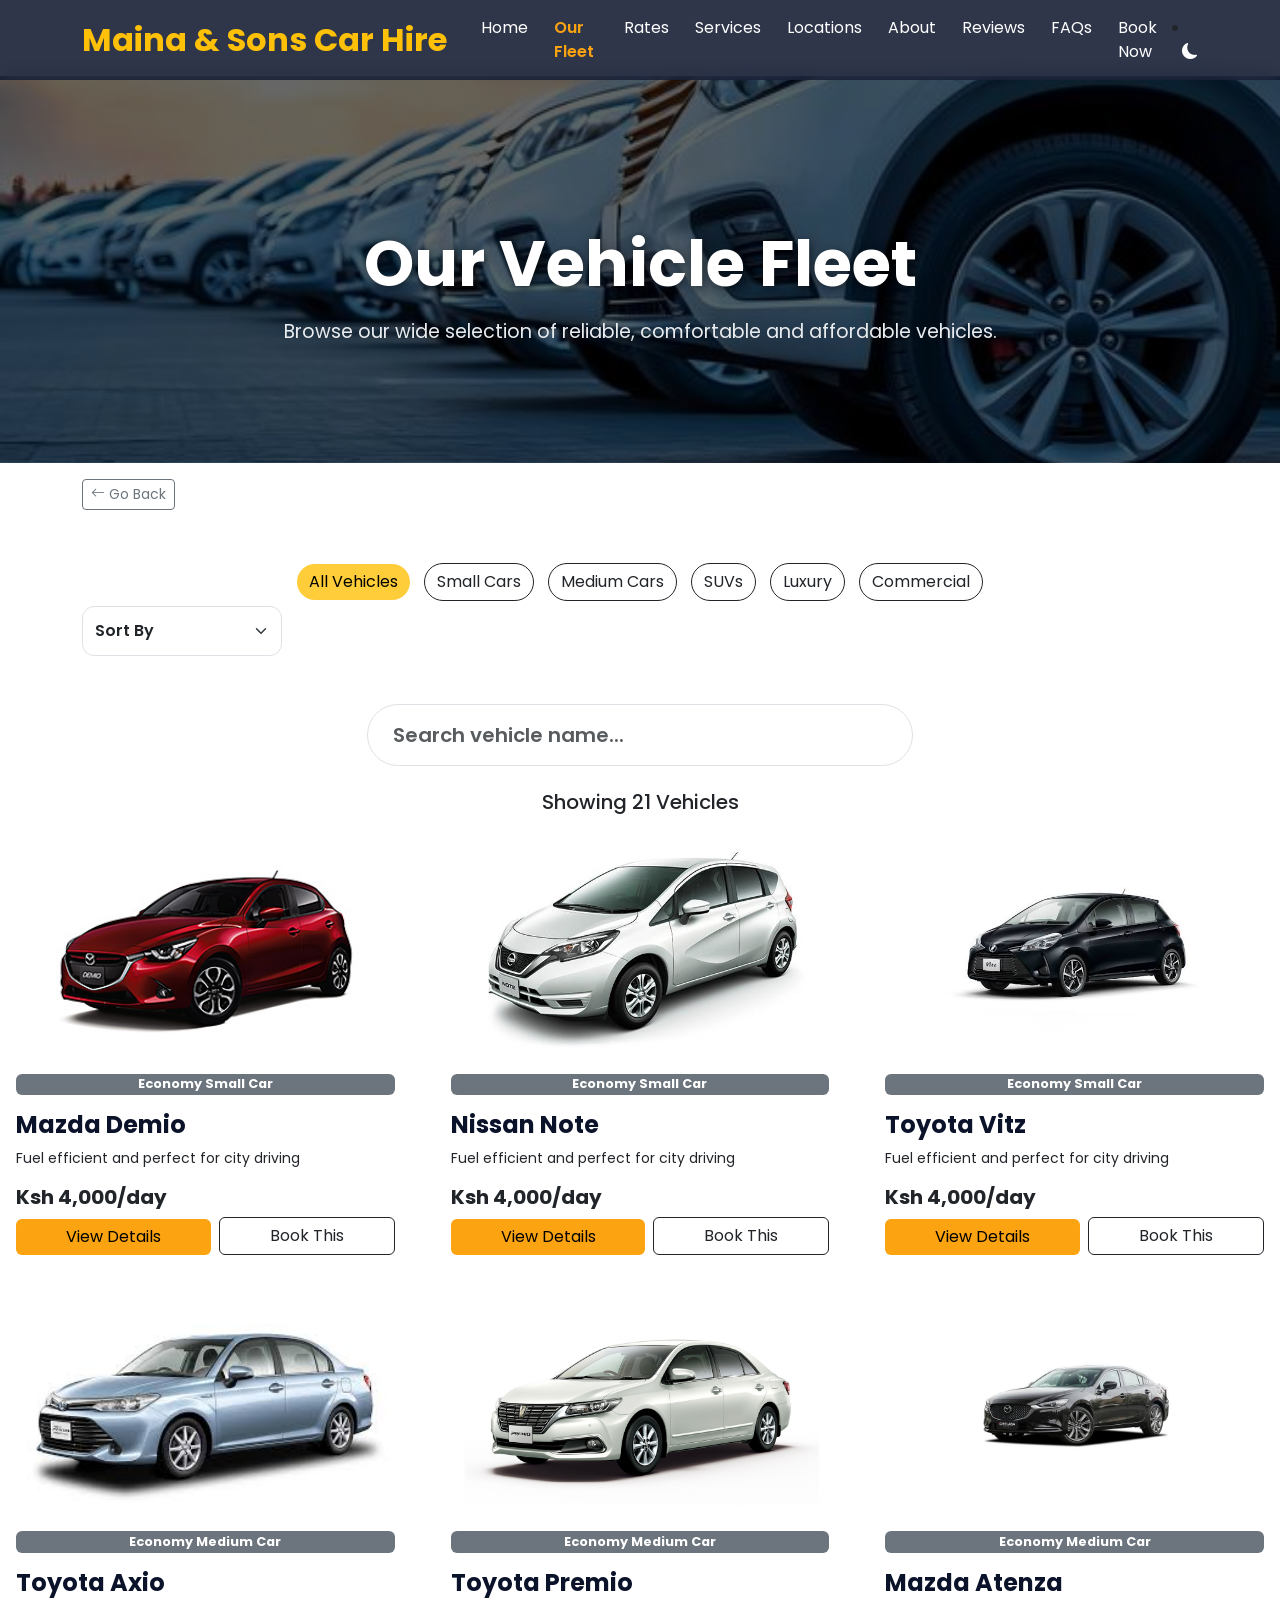
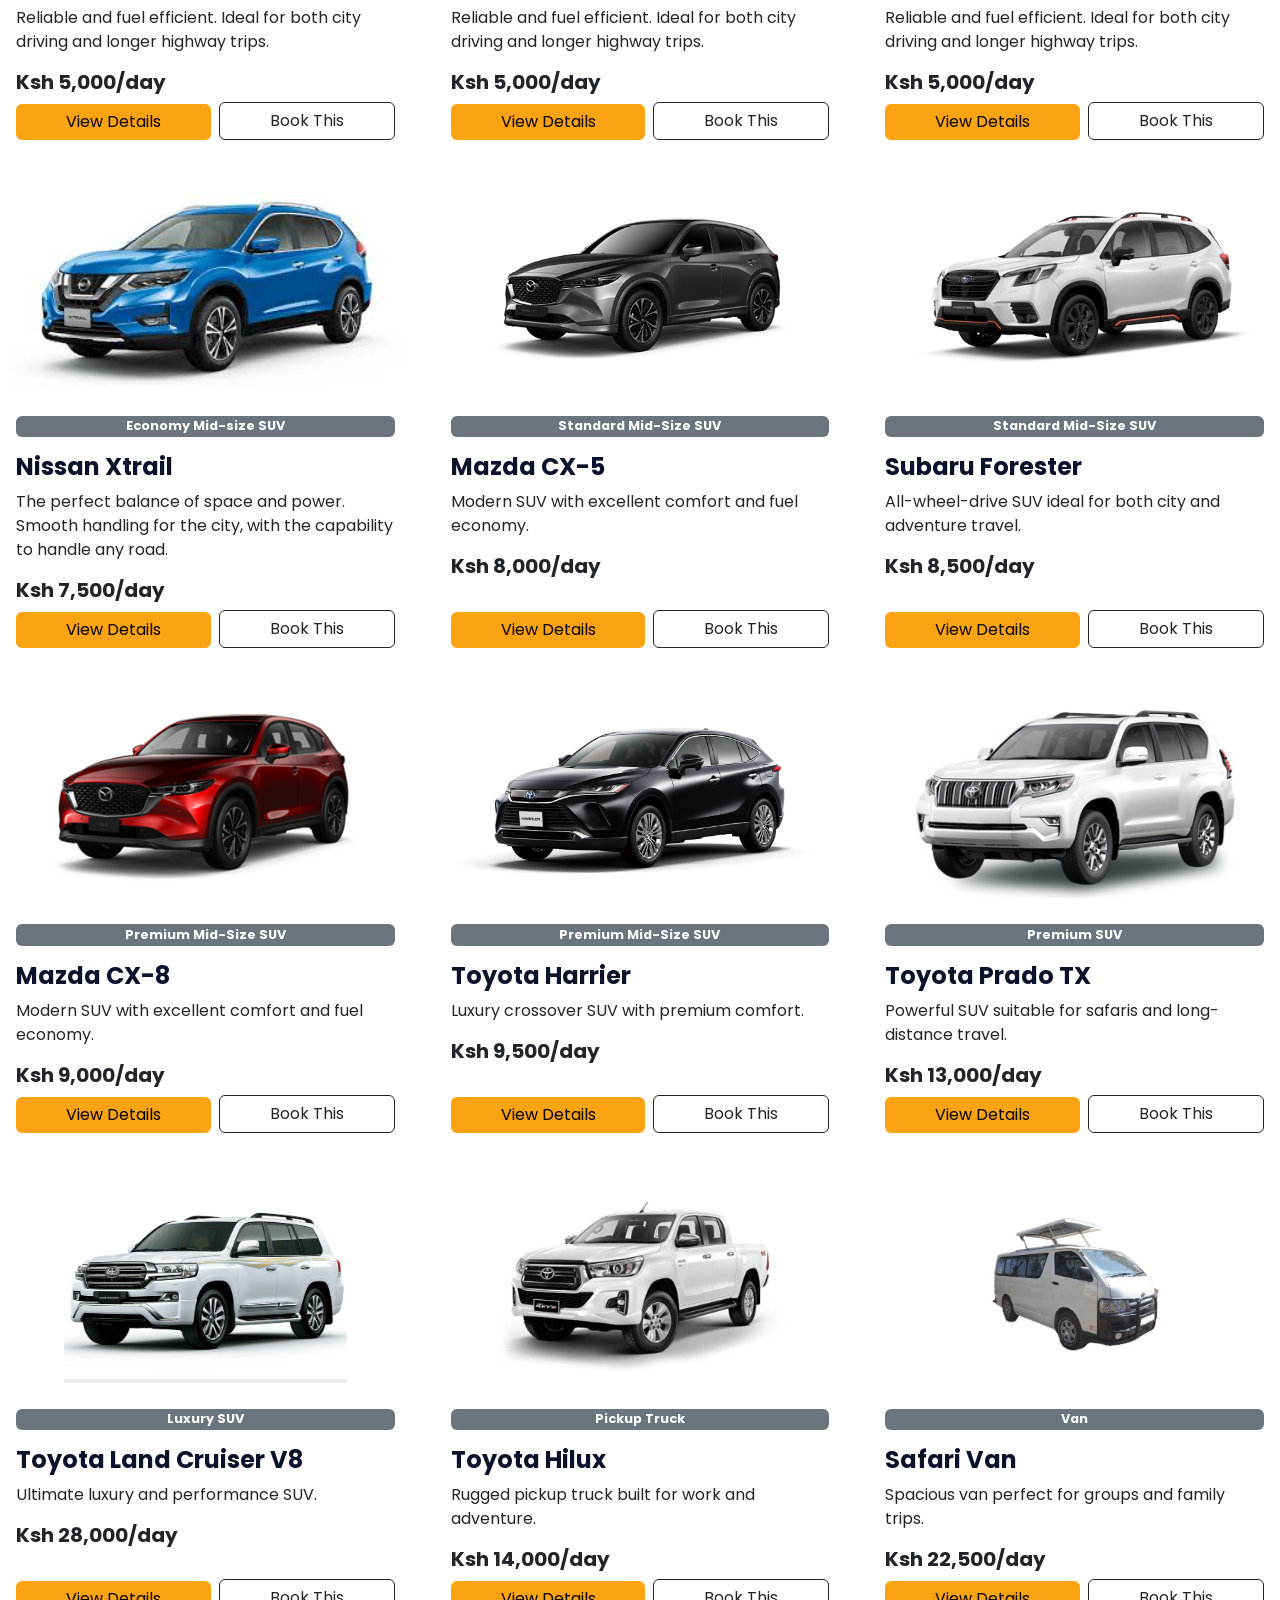
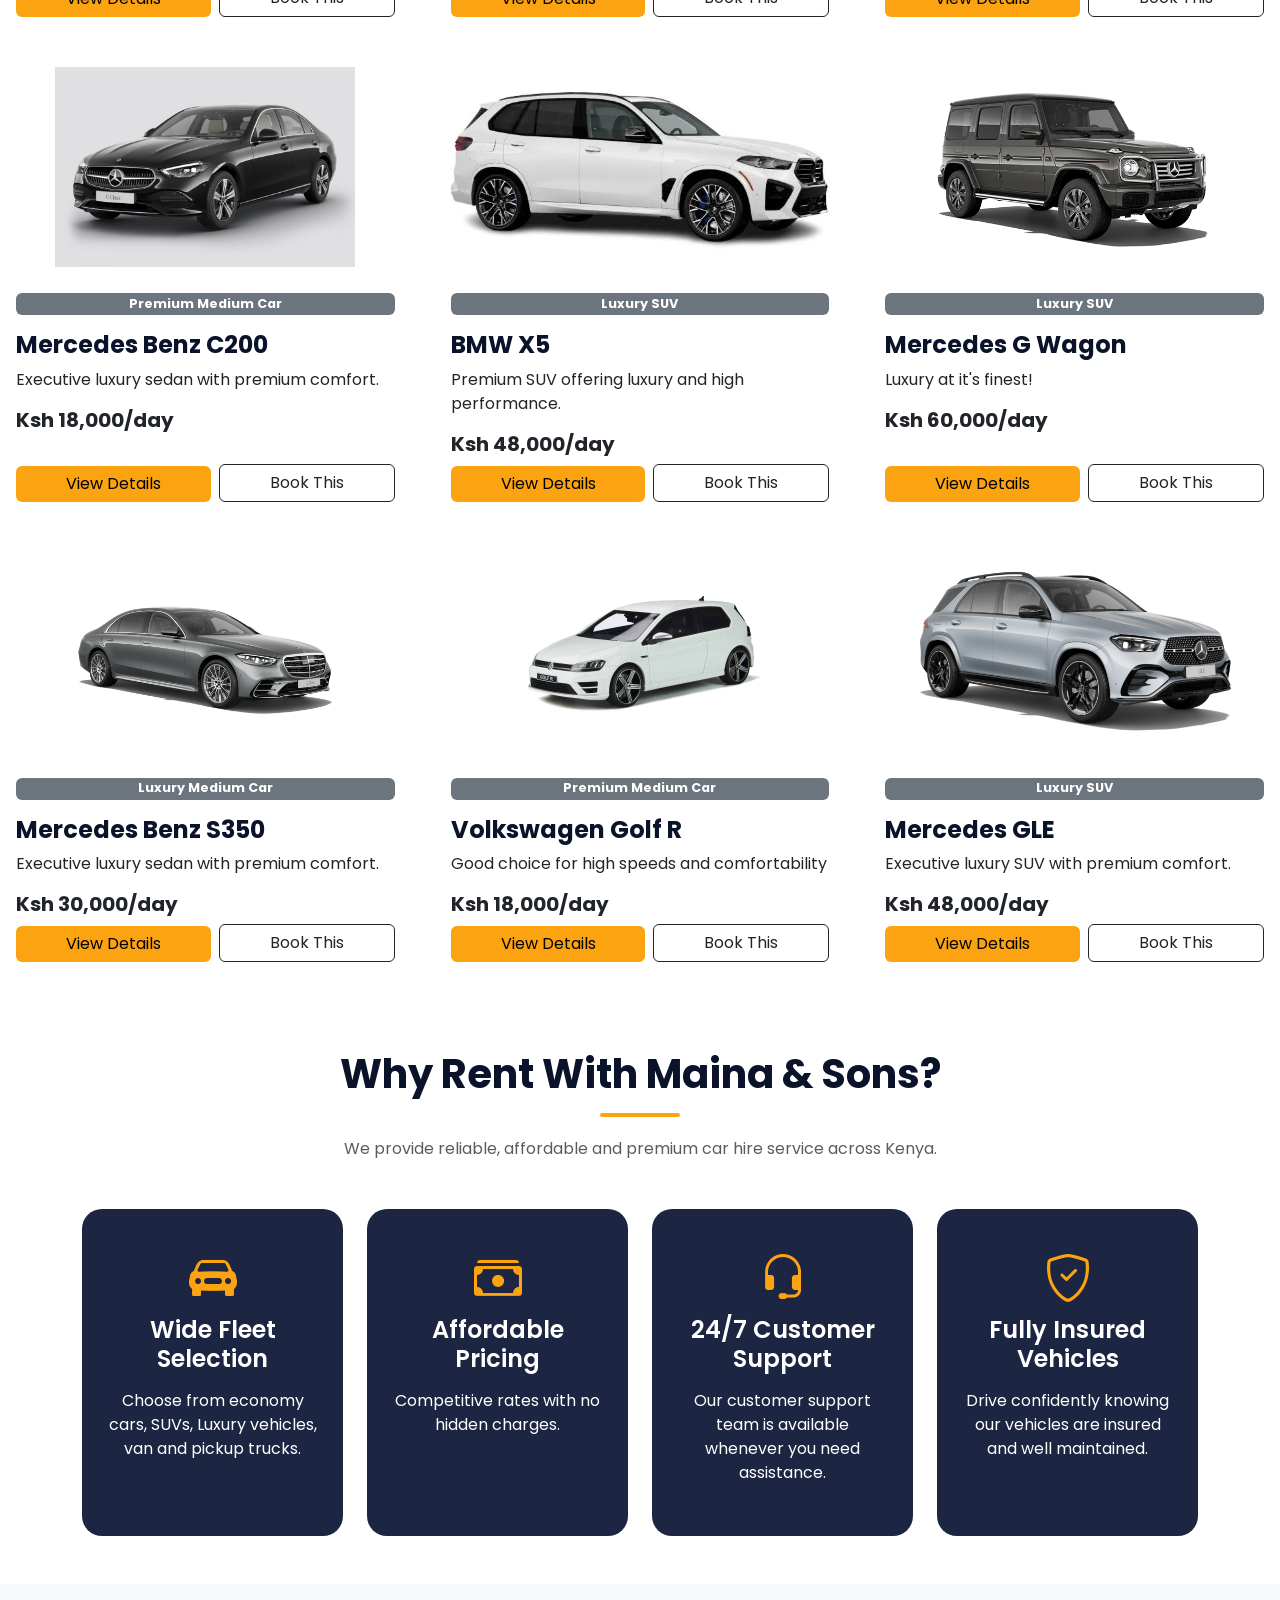
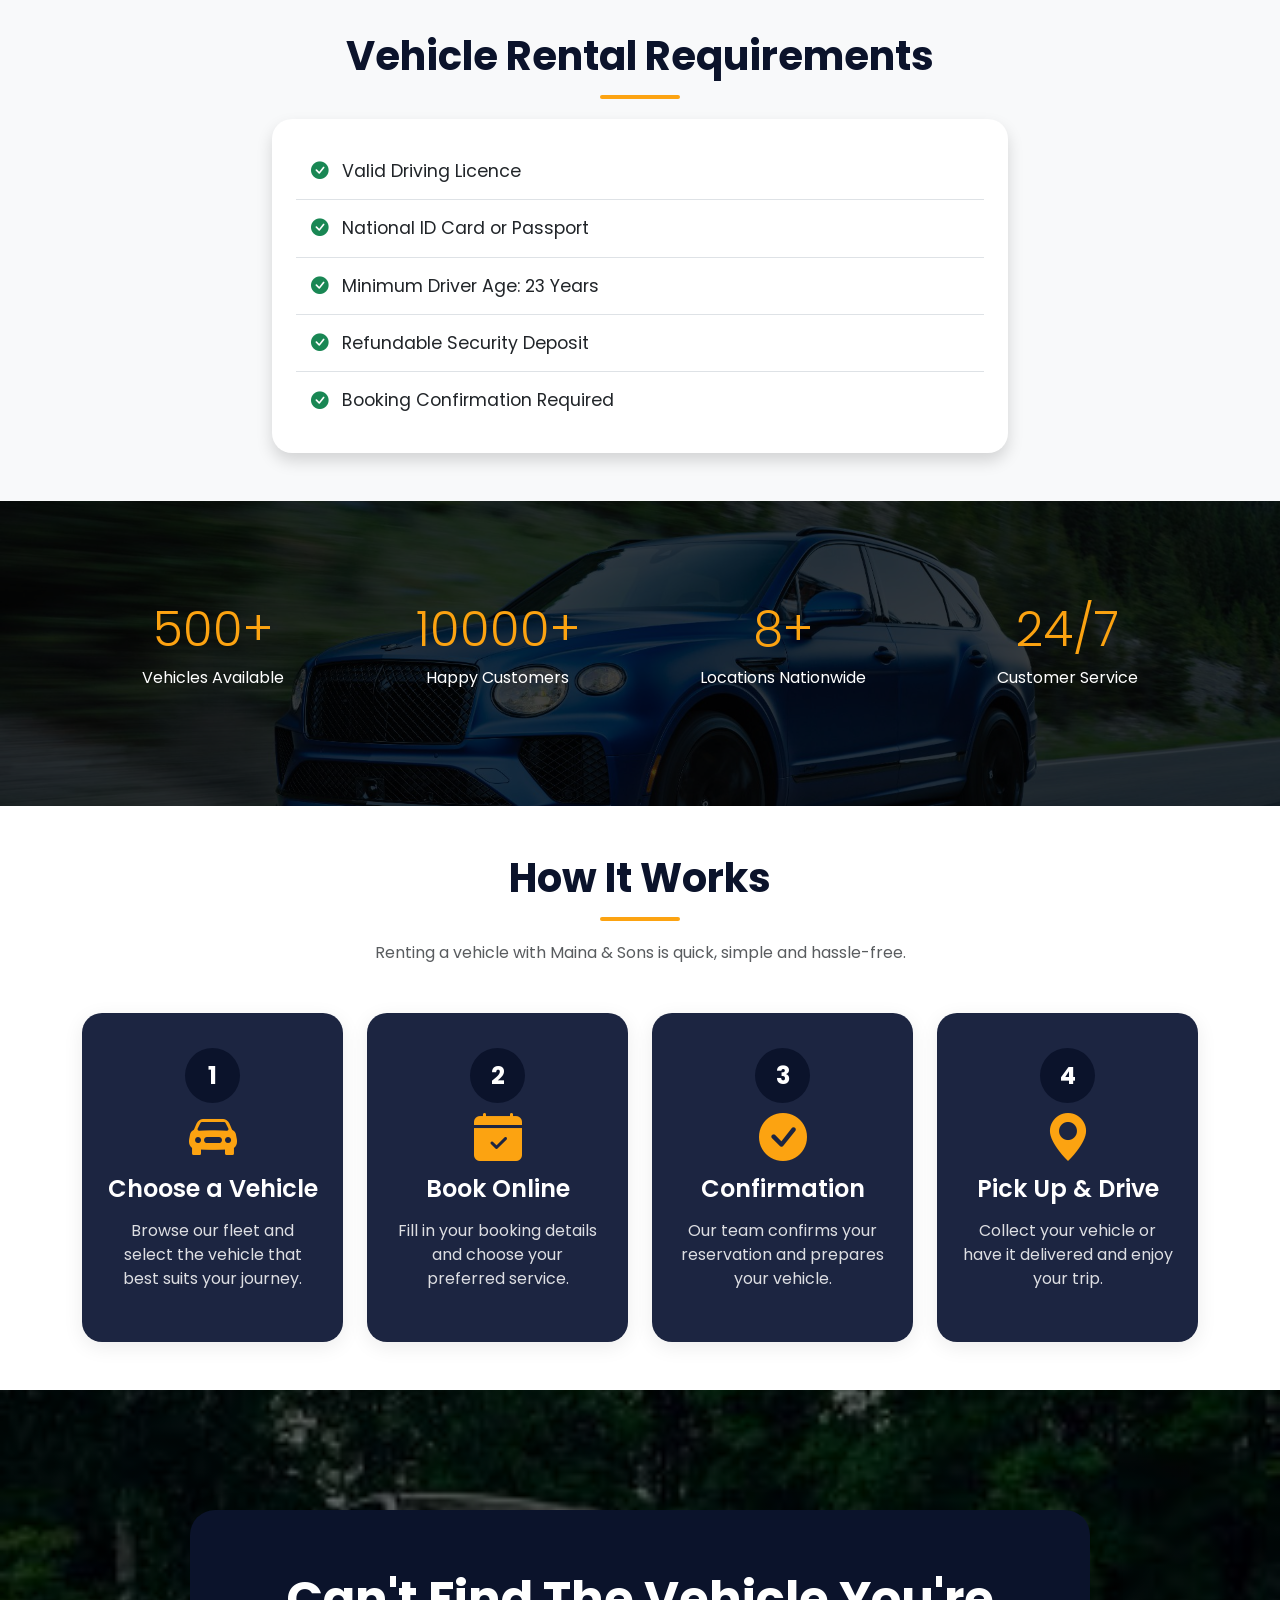
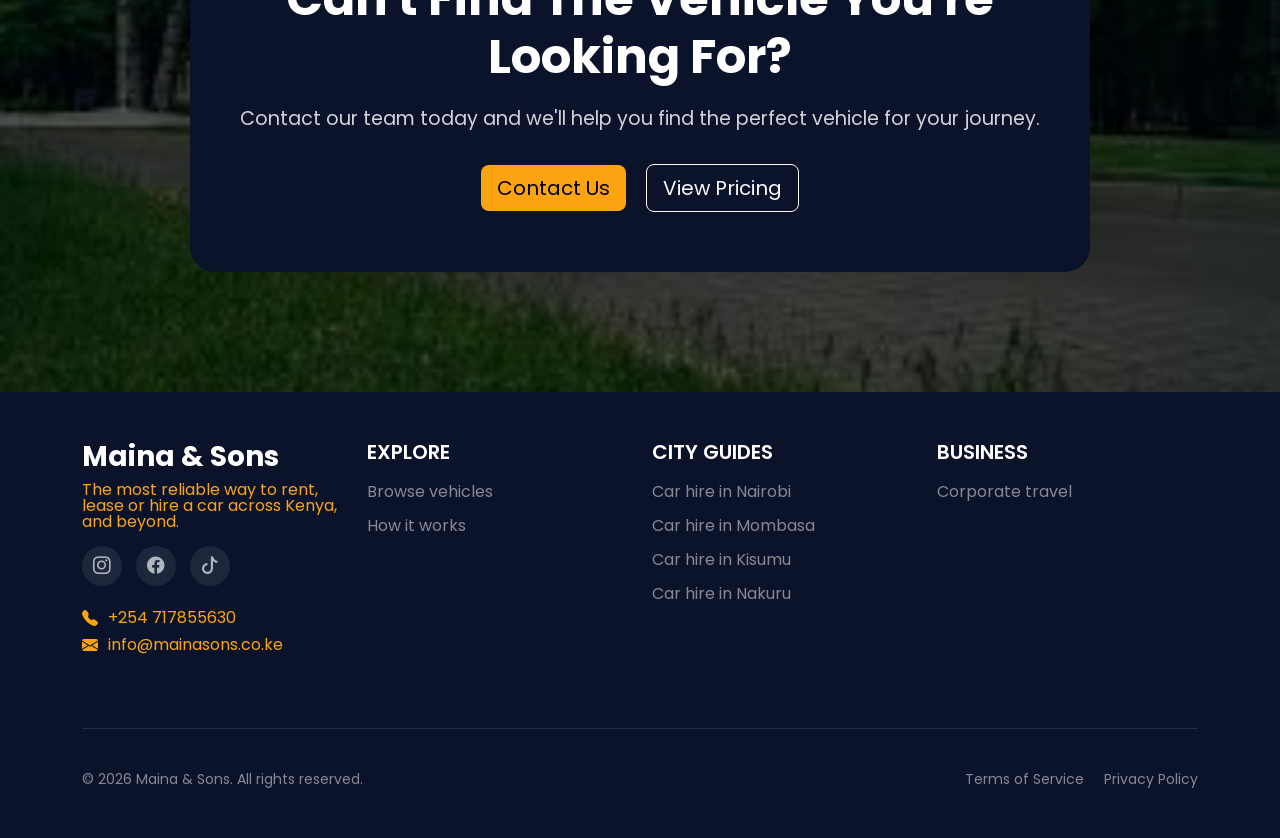
<file: fleet.html>
<!DOCTYPE html>
<html lang="en">
    <head>
        <meta charset="UTF-8">
        <meta name="viewport" content="width=device-width, initial-scale=1.0">
        <title>Maina & Sons Car Hire</title>
        <!-- Bootstrap 5 CSS -->
        <link href="https://cdn.jsdelivr.net/npm/bootstrap@5.3.8/dist/css/bootstrap.min.css" rel="stylesheet" crossorigin="anonymous">

        <!-- Bootstrap Icons -->
        <link rel="stylesheet" href="https://cdn.jsdelivr.net/npm/bootstrap-icons@1.13.1/font/bootstrap-icons.min.css">

        <!-- Google Fonts -->
        <link href="https://fonts.googleapis.com/css2?family=Poppins:wght@300;400;500;600;700&display=swap"
        rel="stylesheet">

        <!-- Custom CSS-->
        <link rel="stylesheet" href="css/style.css">
    </head>
    <body>
        <!-- Universal Responsive Navigation Bar -->
        <nav class="navbar navbar-expand-lg navbar-dark fixed-top">
            <div class="container">
                <a class="navbar-brand fw-bold text-warning" href="index.html"> Maina & Sons Car Hire</a>
                <button class="navbar-toggler" type="button" data-bs-toggle="collapse" data-bs-target="#navbar" aria-controls="navbar" aria-expanded="false" aria-label="Toggle navigation">
                    <span class="navbar-toggler-icon"></span>
                </button>
                <div class="collapse navbar-collapse" id="navbar">
                    <ul class="navbar-nav ms-auto">
                        <li class="nav-item"><a class="nav-link" href="index.html">Home</a></li>
                        <li class="nav-item"><a class="nav-link active" href="fleet.html">Our Fleet</a></li>
                        <li class="nav-item"><a class="nav-link" href="pricing.html">Rates</a></li>
                        <li class="nav-item"><a class="nav-link" href="services.html">Services</a></li>
                        <li class="nav-item"><a class="nav-link" href="locations.html">Locations</a></li>
                        <li class="nav-item"><a class="nav-link" href="about.html">About</a></li>
                        <li class="nav-item"><a class="nav-link" href="reviews.html">Reviews</a></li>
                        <li class="nav-item"><a class="nav-link" href="faq.html">FAQs</a></li>
                        <li class="nav-item"><a class="nav-link" href="contact.html">Book Now</a></li>
                        
                    </ul>
                </div>
                <li class="nav-item">
                    <button id="themeToggle" class="nav-link border-0 bg-transparent">
                        <i class="bi bi-moon-fill" id="themeIcon"></i>
                    </button>
                </li>
            </div>
        </nav>

        <header class="page-banner">
            <div class="container text-center">
                <h1>Our Vehicle Fleet</h1>
                <p>Browse our wide selection of reliable, comfortable and affordable vehicles.</p>
            </div>
        </header>

        <div class="container mt-3">
            <button onclick="goBack()" class="btn btn-outline-secondary btn-sm">
                <i class="bi bi-arrow-left"></i> Go Back
            </button>
        </div>

        <section class="fleet-filter py-5">
            <div class="container text-center">
                <button class="btn btn-warning filter-btn active" data-filter="all">All Vehicles</button>
                <button class="btn btn-outline-dark filter-btn" data-filter="small">Small Cars</button>
                <button class="btn btn-outline-dark filter-btn" data-filter="medium">Medium Cars</button>
                <button class="btn btn-outline-dark filter-btn" data-filter="suv">SUVs</button>
                <button class="btn btn-outline-dark filter-btn" data-filter="luxury">Luxury</button>
                <button class="btn btn-outline-dark filter-btn" data-filter="commercial">Commercial</button>

                <div class="sort-group" style="width: 200px;">
                    <select class="form-select" id="sortSelect">
                        <option value="default">Sort By</option> <option value="low-high">Price: Low to High</option>
                        <option value="high-low">Price: High to Low</option>
                    </select>
                </div>
            </div>
        </section>

        <section class="pb-4">
            <div class="container">
                <div class="row justify-content-center">
                    <div class="col-md-6">
                        <input
                            type="text"
                            id="vehicleSearch"
                            class="form-control form-control-lg"
                            placeholder="Search vehicle name..."
                        >
                    </div>
                </div>
            </div>
        </section>

        <div class="text-center mb-4">
            <h5>
                Showing
                <span id="vehicleCount">21</span>
                Vehicles
            </h5>
        </div>

        <div class="row" id="vehicleContainer">
            <div class="col-lg-4 mb-4 vehicle-item small">
                <div class="card fleet-card h-100">
                    <img src="images/mazda demio.jpg" class="card-img-top" alt="Mazda Demio Economy Small Car">
                    <div class="card-body">
                        <span class="badge bg-secondary">Economy Small Car</span>
                        <h4 class="mt-3 fw-bold vehicle-name">Mazda Demio</h4>
                        <p>Fuel efficient and perfect for city driving</p>
                        <h5 class="text-dark fw-bold vehicle-price" data-price="4000">Ksh 4,000/day</h5>
                        <div class="d-flex gap-2 mt-auto w-100">
                            <a href="vehicle-details.html?car=demio" class="btn btn-warning flex-grow-1">View Details</a>
                            <a href="contact.html?car=demio" class="btn btn-outline-dark flex-grow-1">Book This</a>
                        </div>
                    </div>
                </div>
            </div>

            <div class="col-lg-4 mb-4 vehicle-item small">
                <div class="card fleet-card h-100">
                    <img src="images/Nissan-note.png" class="card-img-top" alt="Nissan Note Economy Small Car">
                    <div class="card-body">
                        <span class="badge bg-secondary">Economy Small Car</span>
                        <h4 class="mt-3 fw-bold vehicle-name">Nissan Note</h4>
                        <p>Fuel efficient and perfect for city driving</p>
                        <h5 class="text-dark fw-bold vehicle-price" data-price="4000">Ksh 4,000/day</h5>
                        <div class="d-flex gap-2 mt-auto w-100">
                            <a href="vehicle-details.html?car=note" class="btn btn-warning flex-grow-1">View Details</a>
                            <a href="contact.html?car=note" class="btn btn-outline-dark flex-grow-1">Book This</a>
                        </div>
                    </div>
                </div>
            </div>

            <div class="col-lg-4 mb-4 vehicle-item small">
                <div class="card fleet-card h-100">
                    <img src="images/toyota-vitz.jpeg" class="card-img-top" alt="Toyota Vitz Economy Small Car">
                    <div class="card-body">
                        <span class="badge bg-secondary">Economy Small Car</span>
                        <h4 class="mt-3 fw-bold vehicle-name">Toyota Vitz</h4>
                        <p>Fuel efficient and perfect for city driving</p>
                        <h5 class="text-dark fw-bold vehicle-price" data-price="4000">Ksh 4,000/day</h5>
                        <div class="d-flex gap-2 mt-auto w-100">
                            <a href="vehicle-details.html?car=vitz" class="btn btn-warning flex-grow-1">View Details</a>
                            <a href="contact.html?car=vitz" class="btn btn-outline-dark flex-grow-1">Book This</a>
                        </div>
                    </div>
                </div>
            </div>

            <div class="col-lg-4 mb-4 vehicle-item medium">
                <div class="card fleet-card h-100">
                    <img src="images/Axio.jpeg" class="card-img-top" alt="Toyota Axio Economy Medium Car">
                    <div class="card-body">
                        <span class="badge bg-secondary">Economy Medium Car</span>
                        <h4 class="mt-3 fw-bold vehicle-name">Toyota Axio</h4>
                        <p>Reliable and fuel efficient. Ideal for both city driving and longer highway trips.</p>
                        <h5 class="text-dark fw-bold vehicle-price" data-price="5000">Ksh 5,000/day</h5>
                        <div class="d-flex gap-2 mt-auto w-100">
                            <a href="vehicle-details.html?car=axio" class="btn btn-warning flex-grow-1">View Details</a>
                            <a href="contact.html?car=axio" class="btn btn-outline-dark flex-grow-1">Book This</a>
                        </div>
                    </div>
                </div> 
            </div>
            
            <div class="col-lg-4 mb-4 vehicle-item medium">
                <div class="card fleet-card h-100">
                    <img src="images/premio.jpg" class="card-img-top" alt="Toyota Premio Economy Medium Car">
                    <div class="card-body">
                        <span class="badge bg-secondary">Economy Medium Car</span>
                        <h4 class="mt-3 fw-bold vehicle-name">Toyota Premio</h4>
                        <p>Reliable and fuel efficient. Ideal for both city driving and longer highway trips.</p>
                        <h5 class="text-dark fw-bold vehicle-price" data-price="5000">Ksh 5,000/day</h5>
                        <div class="d-flex gap-2 mt-auto w-100">
                            <a href="vehicle-details.html?car=premio" class="btn btn-warning flex-grow-1">View Details</a>
                            <a href="contact.html?car=premio" class="btn btn-outline-dark flex-grow-1">Book This</a>
                        </div>
                    </div>
                </div> 
            </div>

            <div class="col-lg-4 mb-4 vehicle-item medium">
                <div class="card fleet-card h-100">
                    <img src="images/atenza.jpeg" class="card-img-top" alt="Mazda Atenza Economy Medium Car">
                    <div class="card-body">
                        <span class="badge bg-secondary">Economy Medium Car</span>
                        <h4 class="mt-3 fw-bold vehicle-name">Mazda Atenza</h4>
                        <p>Reliable and fuel efficient. Ideal for both city driving and longer highway trips.</p>
                        <h5 class="text-dark fw-bold vehicle-price" data-price="5000">Ksh 5,000/day</h5>
                        <div class="d-flex gap-2 mt-auto w-100">
                            <a href="vehicle-details.html?car=atenza" class="btn btn-warning flex-grow-1">View Details</a>
                            <a href="contact.html?car=atenza" class="btn btn-outline-dark flex-grow-1">Book This</a>
                        </div>
                    </div>
                </div> 
            </div>

            <div class="col-lg-4 mb-4 vehicle-item suv">
                <div class="card fleet-card h-100">
                    <img src="images/xtrail new shape.jpeg" class="card-img-top" alt="Nissan Xtrail Economy Mid-size SUV">
                    <div class="card-body">
                        <span class="badge bg-secondary">Economy Mid-size SUV</span>
                        <h4 class="mt-3 fw-bold vehicle-name">Nissan Xtrail</h4>
                        <p>The perfect balance of space and power. Smooth handling for the city, with the capability to handle any road.</p>
                        <h5 class="text-dark fw-bold vehicle-price" data-price="7500">Ksh 7,500/day</h5>
                        <div class="d-flex gap-2 mt-auto w-100">
                            <a href="vehicle-details.html?car=xtrail" class="btn btn-warning flex-grow-1">View Details</a>
                            <a href="contact.html?car=xtrail" class="btn btn-outline-dark flex-grow-1">Book This</a>
                        </div>
                    </div>
                </div> 
            </div>

            <div class="col-lg-4 mb-4 vehicle-item suv">
                <div class="card fleet-card h-100">
                    <img src="images/CX-5.png" class="card-img-top" alt="Mazda CX-5 Standard Mid-Size SUV">
                    <div class="card-body">
                        <span class="badge bg-secondary">Standard Mid-Size SUV</span>
                        <h4 class="mt-3 fw-bold vehicle-name">Mazda CX-5</h4>
                        <p>Modern SUV with excellent comfort and fuel economy.</p>
                        <h5 class="text-dark fw-bold vehicle-price" data-price="8000">Ksh 8,000/day</h5>
                        <div class="d-flex gap-2 mt-auto w-100">
                            <a href="vehicle-details.html?car=cx5" class="btn btn-warning flex-grow-1">View Details</a>
                            <a href="contact.html?car=cx5" class="btn btn-outline-dark flex-grow-1">Book This</a>
                        </div>
                    </div>
                </div>
            </div>

            <div class="col-lg-4 mb-4 vehicle-item suv">
                <div class="card fleet-card h-100">
                    <img src="images/forester.jpg" class="card-img-top" alt="Subaru Forester Standard Mid-Size SUV">
                    <div class="card-body">
                        <span class="badge bg-secondary">Standard Mid-Size SUV</span>
                        <h4 class="mt-3 fw-bold vehicle-name">Subaru Forester</h4>
                        <p>All-wheel-drive SUV ideal for both city and adventure travel.</p>
                        <h5 class="text-dark fw-bold vehicle-price" data-price="8500">Ksh 8,500/day</h5>
                        <div class="d-flex gap-2 mt-auto w-100">
                            <a href="vehicle-details.html?car=forester" class="btn btn-warning flex-grow-1">View Details</a>
                            <a href="contact.html?car=forester" class="btn btn-outline-dark flex-grow-1">Book This</a>
                        </div>
                    </div>
                </div>
            </div>

            <div class="col-lg-4 mb-4 vehicle-item suv">
                <div class="card fleet-card h-100">
                    <img src="images/CX-8.png" class="card-img-top" alt="Mazda CX-8 Premium Mid-Size SUV">
                    <div class="card-body">
                        <span class="badge bg-secondary">Premium Mid-Size SUV</span>
                        <h4 class="mt-3 fw-bold vehicle-name">Mazda CX-8</h4>
                        <p>Modern SUV with excellent comfort and fuel economy.</p>
                        <h5 class="text-dark fw-bold vehicle-price" data-price="9000">Ksh 9,000/day</h5>
                        <div class="d-flex gap-2 mt-auto w-100">
                            <a href="vehicle-details.html?car=cx8" class="btn btn-warning flex-grow-1">View Details</a>
                            <a href="contact.html?car=cx8" class="btn btn-outline-dark flex-grow-1">Book This</a>
                        </div>
                    </div>
                </div>
            </div>

            <div class="col-lg-4 mb-4 vehicle-item suv">
                <div class="card fleet-card h-100">
                    <img src="images/harrier.jpg" class="card-img-top" alt="Toyota Harrier Premium Mid-Size SUV">
                    <div class="card-body">
                        <span class="badge bg-secondary">Premium Mid-Size SUV</span>
                        <h4 class="mt-3 fw-bold vehicle-name">Toyota Harrier</h4>
                        <p>Luxury crossover SUV with premium comfort.</p>
                        <h5 class="text-dark fw-bold vehicle-price" data-price="9500">Ksh 9,500/day</h5>
                        <div class="d-flex gap-2 mt-auto w-100">
                            <a href="vehicle-details.html?car=harrier" class="btn btn-warning flex-grow-1">View Details</a>
                            <a href="contact.html?car=harrier" class="btn btn-outline-dark flex-grow-1">Book This</a>
                        </div>
                    </div>
                </div>
            </div>

            <div class="col-lg-4 mb-4 vehicle-item suv">
                <div class="card fleet-card h-100">
                    <img src="images/TX.jpg" class="card-img-top" alt="Toyota Prado TX Premium SUV">
                    <div class="card-body">
                        <span class="badge bg-secondary">Premium SUV</span>
                        <h4 class="mt-3 fw-bold vehicle-name">Toyota Prado TX</h4>
                        <p>Powerful SUV suitable for safaris and long-distance travel.</p>
                        <h5 class="text-dark fw-bold vehicle-price" data-price="13000">Ksh 13,000/day</h5>
                        <div class="d-flex gap-2 mt-auto w-100">
                            <a href="vehicle-details.html?car=prado" class="btn btn-warning flex-grow-1">View Details</a>
                            <a href="contact.html?car=prado" class="btn btn-outline-dark flex-grow-1">Book This</a>
                        </div>
                    </div>
                </div>
            </div>

            <div class="col-lg-4 mb-4 vehicle-item luxury">
                <div class="card fleet-card h-100">
                    <img src="images/v8.jpg" class="card-img-top" alt="Toyota Land Cruiser V8 Luxury SUV">
                    <div class="card-body">
                        <span class="badge bg-secondary">Luxury SUV</span>
                        <h4 class="mt-3 fw-bold vehicle-name">Toyota Land Cruiser V8</h4>
                        <p>Ultimate luxury and performance SUV.</p>
                        <h5 class="text-dark fw-bold vehicle-price" data-price="28000">Ksh 28,000/day</h5>
                        <div class="d-flex gap-2 mt-auto w-100">
                            <a href="vehicle-details.html?car=v8" class="btn btn-warning flex-grow-1">View Details</a>
                            <a href="contact.html?car=v8" class="btn btn-outline-dark flex-grow-1">Book This</a>
                        </div>
                    </div>
                </div>
            </div>

            <div class="col-lg-4 mb-4 vehicle-item commercial">
                <div class="card fleet-card h-100">
                    <img src="images/double-cabs.jpeg" class="card-img-top" alt="Toyota Hilux Pickup Truck">
                    <div class="card-body">
                        <span class="badge bg-secondary">Pickup Truck</span>
                        <h4 class="mt-3 fw-bold vehicle-name">Toyota Hilux</h4>
                        <p>Rugged pickup truck built for work and adventure.</p>
                        <h5 class="text-dark fw-bold vehicle-price" data-price="14000">Ksh 14,000/day</h5>
                        <div class="d-flex gap-2 mt-auto w-100">
                            <a href="vehicle-details.html?car=hilux" class="btn btn-warning flex-grow-1">View Details</a>
                            <a href="contact.html?car=hilux" class="btn btn-outline-dark flex-grow-1">Book This</a>
                        </div>
                    </div>
                </div>
            </div>

            <div class="col-lg-4 mb-4 vehicle-item commercial">
                <div class="card fleet-card h-100">
                    <img src="images/caravan.jpg" class="card-img-top" alt="Safari Van Commercial Vehicle">
                    <div class="card-body">
                        <span class="badge bg-secondary">Van</span>
                        <h4 class="mt-3 fw-bold vehicle-name">Safari Van</h4>
                        <p>Spacious van perfect for groups and family trips.</p>
                        <h5 class="text-dark fw-bold vehicle-price" data-price="22500">Ksh 22,500/day</h5>
                        <div class="d-flex gap-2 mt-auto w-100">
                            <a href="vehicle-details.html?car=caravan" class="btn btn-warning flex-grow-1">View Details</a>
                            <a href="contact.html?car=caravan" class="btn btn-outline-dark flex-grow-1">Book This</a>
                        </div>
                    </div>
                </div>
            </div>

            <div class="col-lg-4 mb-4 vehicle-item medium">
                <div class="card fleet-card h-100">
                    <img src="images/c200.jpg" class="card-img-top" alt="Mercedes Benz C200 Premium Medium Car">
                    <div class="card-body">
                        <span class="badge bg-secondary">Premium Medium Car</span>
                        <h4 class="mt-3 fw-bold vehicle-name">Mercedes Benz C200</h4>
                        <p>Executive luxury sedan with premium comfort.</p>
                        <h5 class="text-dark fw-bold vehicle-price" data-price="18000">Ksh 18,000/day</h5>
                        <div class="d-flex gap-2 mt-auto w-100">
                            <a href="vehicle-details.html?car=c200" class="btn btn-warning flex-grow-1">View Details</a>
                            <a href="contact.html?car=c200" class="btn btn-outline-dark flex-grow-1">Book This</a>
                        </div>
                    </div>
                </div>
            </div>

            <div class="col-lg-4 mb-4 vehicle-item luxury">
                <div class="card fleet-card h-100">
                    <img src="images/x5.jpg" class="card-img-top" alt="BMW X5 Luxury SUV">
                    <div class="card-body">
                        <span class="badge bg-secondary">Luxury SUV</span>
                        <h4 class="mt-3 fw-bold vehicle-name">BMW X5</h4>
                        <p>Premium SUV offering luxury and high performance.</p>
                        <h5 class="text-dark fw-bold vehicle-price" data-price="48000">Ksh 48,000/day</h5>
                        <div class="d-flex gap-2 mt-auto w-100">
                            <a href="vehicle-details.html?car=x5" class="btn btn-warning flex-grow-1">View Details</a>
                            <a href="contact.html?car=x5" class="btn btn-outline-dark flex-grow-1">Book This</a>
                        </div>
                    </div>
                </div>
            </div>

            <div class="col-lg-4 mb-4 vehicle-item luxury">
                <div class="card fleet-card h-100">
                    <img src="images/G-wagon.png" class="card-img-top" alt="Mercedes G Wagon Luxury SUV">
                    <div class="card-body">
                        <span class="badge bg-secondary">Luxury SUV</span>
                        <h4 class="mt-3 fw-bold vehicle-name">Mercedes G Wagon</h4>
                        <p>Luxury at it's finest!</p>
                        <h5 class="text-dark fw-bold vehicle-price" data-price="60000">Ksh 60,000/day</h5>
                        <div class="d-flex gap-2 mt-auto w-100">
                            <a href="vehicle-details.html?car=Gwagon" class="btn btn-warning flex-grow-1">View Details</a>
                            <a href="contact.html?car=Gwagon" class="btn btn-outline-dark flex-grow-1">Book This</a>
                        </div>
                    </div>
                </div>
            </div>

            <div class="col-lg-4 mb-4 vehicle-item luxury">
                <div class="card fleet-card h-100">
                    <img src="images/s350.jpg" class="card-img-top" alt="Mercedes Benz S350 Luxury Medium Car">
                    <div class="card-body">
                        <span class="badge bg-secondary">Luxury Medium Car</span>
                        <h4 class="mt-3 fw-bold vehicle-name">Mercedes Benz S350</h4>
                        <p>Executive luxury sedan with premium comfort.</p>
                        <h5 class="text-dark fw-bold vehicle-price" data-price="30000">Ksh 30,000/day</h5>
                        <div class="d-flex gap-2 mt-auto w-100">
                            <a href="vehicle-details.html?car=S350" class="btn btn-warning flex-grow-1">View Details</a>
                            <a href="contact.html?car=S350" class="btn btn-outline-dark flex-grow-1">Book This</a>
                        </div>
                    </div>
                </div>
            </div>

            <div class="col-lg-4 mb-4 vehicle-item medium">
                <div class="card fleet-card h-100">
                    <img src="images/golfR.png" class="card-img-top" alt="Volkswagen Golf R Premium Medium Car">
                    <div class="card-body">
                        <span class="badge bg-secondary">Premium Medium Car</span>
                        <h4 class="mt-3 fw-bold vehicle-name">Volkswagen Golf R</h4>
                        <p>Good choice for high speeds and comfortability</p>
                        <h5 class="text-dark fw-bold vehicle-price" data-price="18000">Ksh 18,000/day</h5>
                        <div class="d-flex gap-2 mt-auto w-100">
                            <a href="vehicle-details.html?car=golfR" class="btn btn-warning flex-grow-1">View Details</a>
                            <a href="contact.html?car=golfR" class="btn btn-outline-dark flex-grow-1">Book This</a>
                        </div>
                    </div>
                </div>
            </div>

            <div class="col-lg-4 mb-4 vehicle-item luxury">
                <div class="card fleet-card h-100">
                    <img src="images/gle.avif" class="card-img-top" alt="Mercedes GLE Luxury SUV">
                    <div class="card-body">
                        <span class="badge bg-secondary">Luxury SUV</span>
                        <h4 class="mt-3 fw-bold vehicle-name">Mercedes GLE</h4>
                        <p>Executive luxury SUV with premium comfort.</p>
                        <h5 class="text-dark fw-bold vehicle-price" data-price="48000">Ksh 48,000/day</h5>
                        <div class="d-flex gap-2 mt-auto w-100">
                            <a href="vehicle-details.html?car=gle" class="btn btn-warning flex-grow-1">View Details</a>
                            <a href="contact.html?car=gle" class="btn btn-outline-dark flex-grow-1">Book This</a>
                        </div>
                    </div>
                </div>
            </div>

        </div>

        <section class="why-us py-5">
            <div class="container">
                <div class="text-center mb-5">
                    <h2 class="section-title">Why Rent With Maina & Sons?</h2>
                    <p class="text-muted">We provide reliable, affordable and premium car hire service across Kenya.</p>                    
                </div>
                
                <div class="row g-4">
                    <div class="col-md-3">
                        <div class="feature-box text-center">
                            <i class="bi bi-car-front-fill"></i>
                            <h4>Wide Fleet Selection</h4>
                            <p>Choose from economy cars, SUVs, Luxury vehicles, van and pickup trucks.</p>
                        </div>
                    </div>
                
                
                    <div class="col-md-3">
                        <div class="feature-box text-center">
                            <i class="bi bi-cash-stack"></i>
                            <h4>Affordable Pricing</h4>
                            <p>Competitive rates with no hidden charges.</p>
                        </div>
                    </div>

                    <div class="col-md-3">
                        <div class="feature-box text-center">
                            <i class="bi bi-headset"></i>
                            <h4>24/7 Customer Support</h4>
                            <p>Our customer support team is available whenever you need assistance.</p>
                        </div>
                    </div>
                    <div class="col-md-3">
                        <div class="feature-box text-center">
                            <i class="bi bi-shield-check"></i>
                            <h4>Fully Insured Vehicles</h4>
                            <p>Drive confidently knowing our vehicles are insured and well maintained.</p>
                        </div>
                    </div>
                </div>
            </div>
        </section>

        <section class="requirements-section py-5 bg-light">
            <div class="container">
                <h2 class="section-title text-center">
                    Vehicle Rental Requirements
                </h2>
                <div class="row justify-content-center">
                    <div class="col-lg-8">
                        <div class="card shadow border-0 p-4">
                            <ul class="list-group list-group-flush">
                                <li class="list-group-item">
                                    <i class="bi bi-check-circle-fill text-success me-2"></i>
                                    Valid Driving Licence
                                </li>
                                <li class="list-group-item">
                                    <i class="bi bi-check-circle-fill text-success me-2"></i>
                                    National ID Card or Passport
                                </li>
                                <li class="list-group-item">
                                    <i class="bi bi-check-circle-fill text-success me-2"></i>
                                    Minimum Driver Age: 23 Years
                                </li>
                                <li class="list-group-item">
                                    <i class="bi bi-check-circle-fill text-success me-2"></i>
                                    Refundable Security Deposit
                                </li>
                                <li class="list-group-item">
                                    <i class="bi bi-check-circle-fill text-success me-2"></i>
                                    Booking Confirmation Required
                                </li>
                            </ul>
                        </div>
                    </div>
                </div>
            </div>
        </section>

        <section class="stats-section">
            <div class="container">
                <div class="row text-center">
                    <div class="col-md-3">
                        <h2 class="counter" data-target="500">0</h2>
                        <p>Vehicles Available</p>
                    </div>
                    <div class="col-md-3">
                        <h2 class="counter" data-target="10000">0</h2>
                        <p>Happy Customers</p>
                    </div>
                    <div class="col-md-3">
                        <h2 class="counter" data-target="8">0</h2>
                        <p>Locations Nationwide</p>
                    </div>
                    <div class="col-md-3">
                        <h2>24/7</h2>
                        <p>Customer Service</p>
                    </div>
                </div>
            </div>
        </section>

        <section class="py-5 bg-white">
            <div class="container">
                <div class="text-center mb-5">
                    <h2 class="section-title">How It Works</h2>
                    <p class="text-muted">
                        Renting a vehicle with Maina & Sons is quick, simple and hassle-free.
                    </p>
                </div>

                <div class="row text-center g-4">
                    <div class="col-md-3">
                        <div class="step-card h-100">
                            <div class="step-number">1</div>
                            <i class="bi bi-car-front-fill"></i>
                            <h4>Choose a Vehicle</h4>
                            <p>
                                Browse our fleet and select the vehicle that best suits your journey.
                            </p>
                        </div>
                    </div>

                    <div class="col-md-3">
                        <div class="step-card h-100">
                            <div class="step-number">2</div>
                            <i class="bi bi-calendar-check-fill"></i>
                            <h4>Book Online</h4>
                            <p>
                                Fill in your booking details and choose your preferred service.
                            </p>
                        </div>
                    </div>

                    <div class="col-md-3">
                        <div class="step-card h-100">
                            <div class="step-number">3</div>
                            <i class="bi bi-check-circle-fill"></i>
                            <h4>Confirmation</h4>
                            <p>
                                Our team confirms your reservation and prepares your vehicle.
                            </p>
                        </div>
                    </div>

                    <div class="col-md-3">
                        <div class="step-card h-100">
                            <div class="step-number">4</div>
                            <i class="bi bi-geo-alt-fill"></i>
                            <h4>Pick Up & Drive</h4>
                            <p>
                                Collect your vehicle or have it delivered and enjoy your trip.
                            </p>
                        </div>
                    </div>
                </div>
            </div>
        </section>

        <section class="fleet-cta-section text-center">
            <div class="container">
                <div class="fleet-cta-card text-center">
                    <h2>Can't Find The Vehicle You're Looking For?</h2>
                    <p>
                        Contact our team today and we'll help you find the perfect
                        vehicle for your journey.
                    </p>
                    <a href="contact.html" class="btn btn-warning btn-lg me-3">
                        Contact Us
                    </a>
                    <a href="pricing.html" class="btn btn-outline-light btn-lg">
                        View Pricing
                    </a>
                </div>
            </div>
        </section>

        <footer class="footer py-5" style="background-color: #0b132b; color: #fca311;">
            <div class="container">
                <div class="row">
                    <div class="col-md-3 mb-4">
                        <h3 class="text-white fw-bold">Maina & Sons</h3>
                        <p>The most reliable way to rent, lease or hire a car across Kenya, and beyond.</p>
                        <div class="social-links mb-4">
                            <a href="https://www.instagram.com/victor.m.m_" target="_blank" rel="noopener noreferrer" data-bs-target="tooltip" data-bs-placement="top" title="Follow us on Instagram" aria-label="Instagram"><i class="bi bi-instagram"></i></a>
                            <a href="https://www.facebook.com/maina" data-bs-toggle="tooltip" data-bs-placement="top" title="Like us on Facebook" aria-label="Facebook"><i class="bi bi-facebook"></i></a>
                            <a href="https://www.tiktok.com/__v1ctxr__" target="_blank" rel="noopener noreferrer" data-bs-toggle="tooltip" data-bs-placement="top" title="Follow us on TikTok" aria-label="TikTok"><i class="bi bi-tiktok"></i></a>
                        </div>

                        <div class="contact-info">
                            <p>
                                <i class="bi bi-telephone-fill"></i>
                                    +254 717855630
                            </p>
                            <p>
                                <i class="bi bi-envelope-fill"></i>
                                    info@mainasons.co.ke
                            </p>
                        </div>
                    </div>

                    <div class="col-md-3 mb-4">
                        <h5 class="text-white mb-3">EXPLORE</h5>
                        <ul class="list-unstyled">
                            <li><a href="fleet.html" class="text-decoration-none text-white-50">Browse vehicles</a></li>
                            <li><a href="index.html#how-it-works" class="text-decoration-none text-white-50">How it works</a></li>
                        </ul>
                    </div>

                    <div class="col-md-3 mb-4">
                        <h5 class="text-white mb-3">CITY GUIDES</h5>
                        <ul class="list-unstyled">
                            <li><a href="city-guides.html#nairobi" class="text-decoration-none text-white-50">Car hire in Nairobi</a></li>
                            <li><a href="city-guides.html#mombasa" class="text-decoration-none text-white-50">Car hire in Mombasa</a></li>
                            <li><a href="city-guides.html#kisumu" class="text-decoration-none text-white-50">Car hire in Kisumu</a></li>
                            <li><a href="city-guides.html#nakuru" class="text-decoration-none text-white-50">Car hire in Nakuru</a></li>
                        </ul>
                    </div>

                    <div class="col-md-3 mb-4">
                        <h5 class="text-white mb-3">BUSINESS</h5>
                        <ul class="list-unstyled">
                            <li><a href="corporate.html" class="text-decoration-none text-white-50">Corporate travel</a></li>
                        </ul>
                    </div>
                </div>
                <hr class="border-secondary">
                <div class="row text-muted small">
                    <div class="col-md-6 text-white-50">&copy; 2026 Maina & Sons. All rights reserved.</div>
                    <div class="col-md-6 text-md-end">
                        <a href="terms.html" class="text-decoration-none text-white-50 me-3">Terms of Service</a>
                        <a href="privacy.html" class="text-decoration-none text-white-50">Privacy Policy</a>
                    </div>
                </div>
            </div>
        </footer>

        <script src="https://cdn.jsdelivr.net/npm/bootstrap@5.3.8/dist/js/bootstrap.bundle.min.js"></script>
        <script src="js/script.js"></script>

    </body>
</html>
</file>
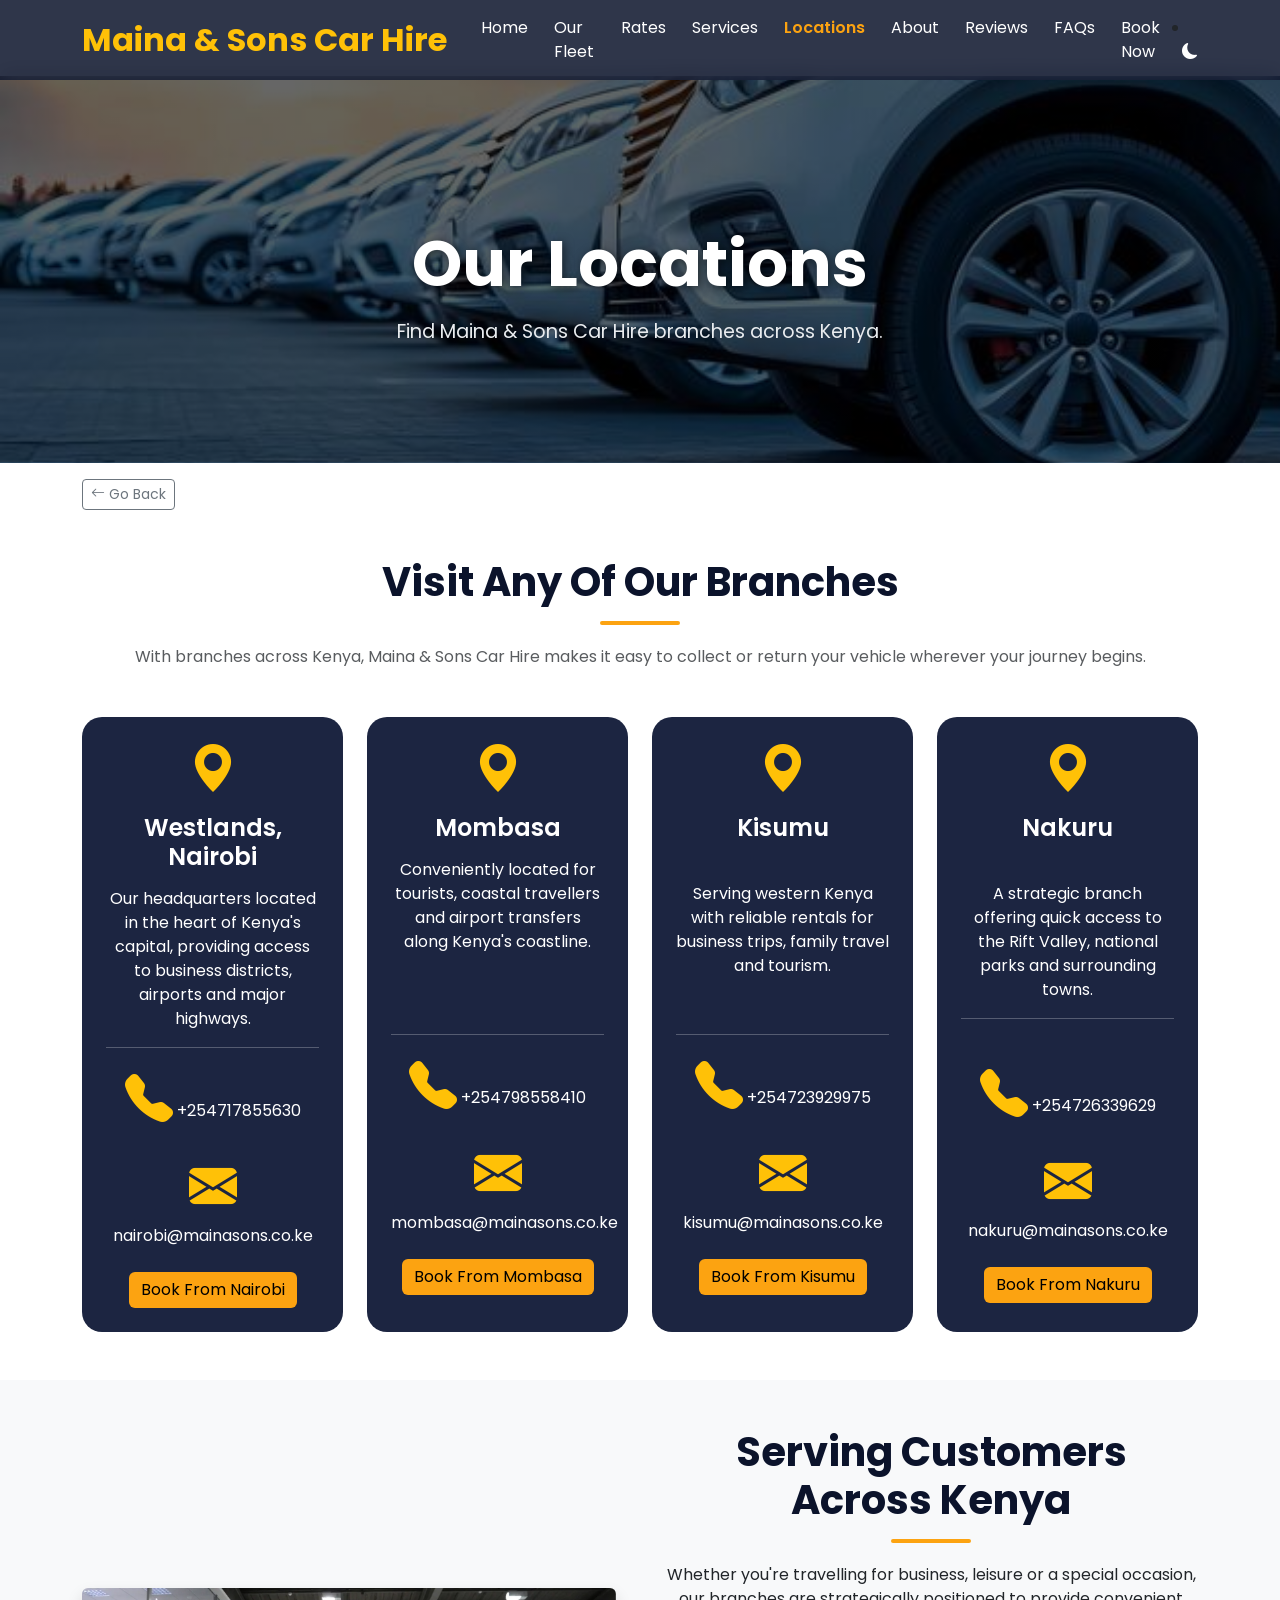
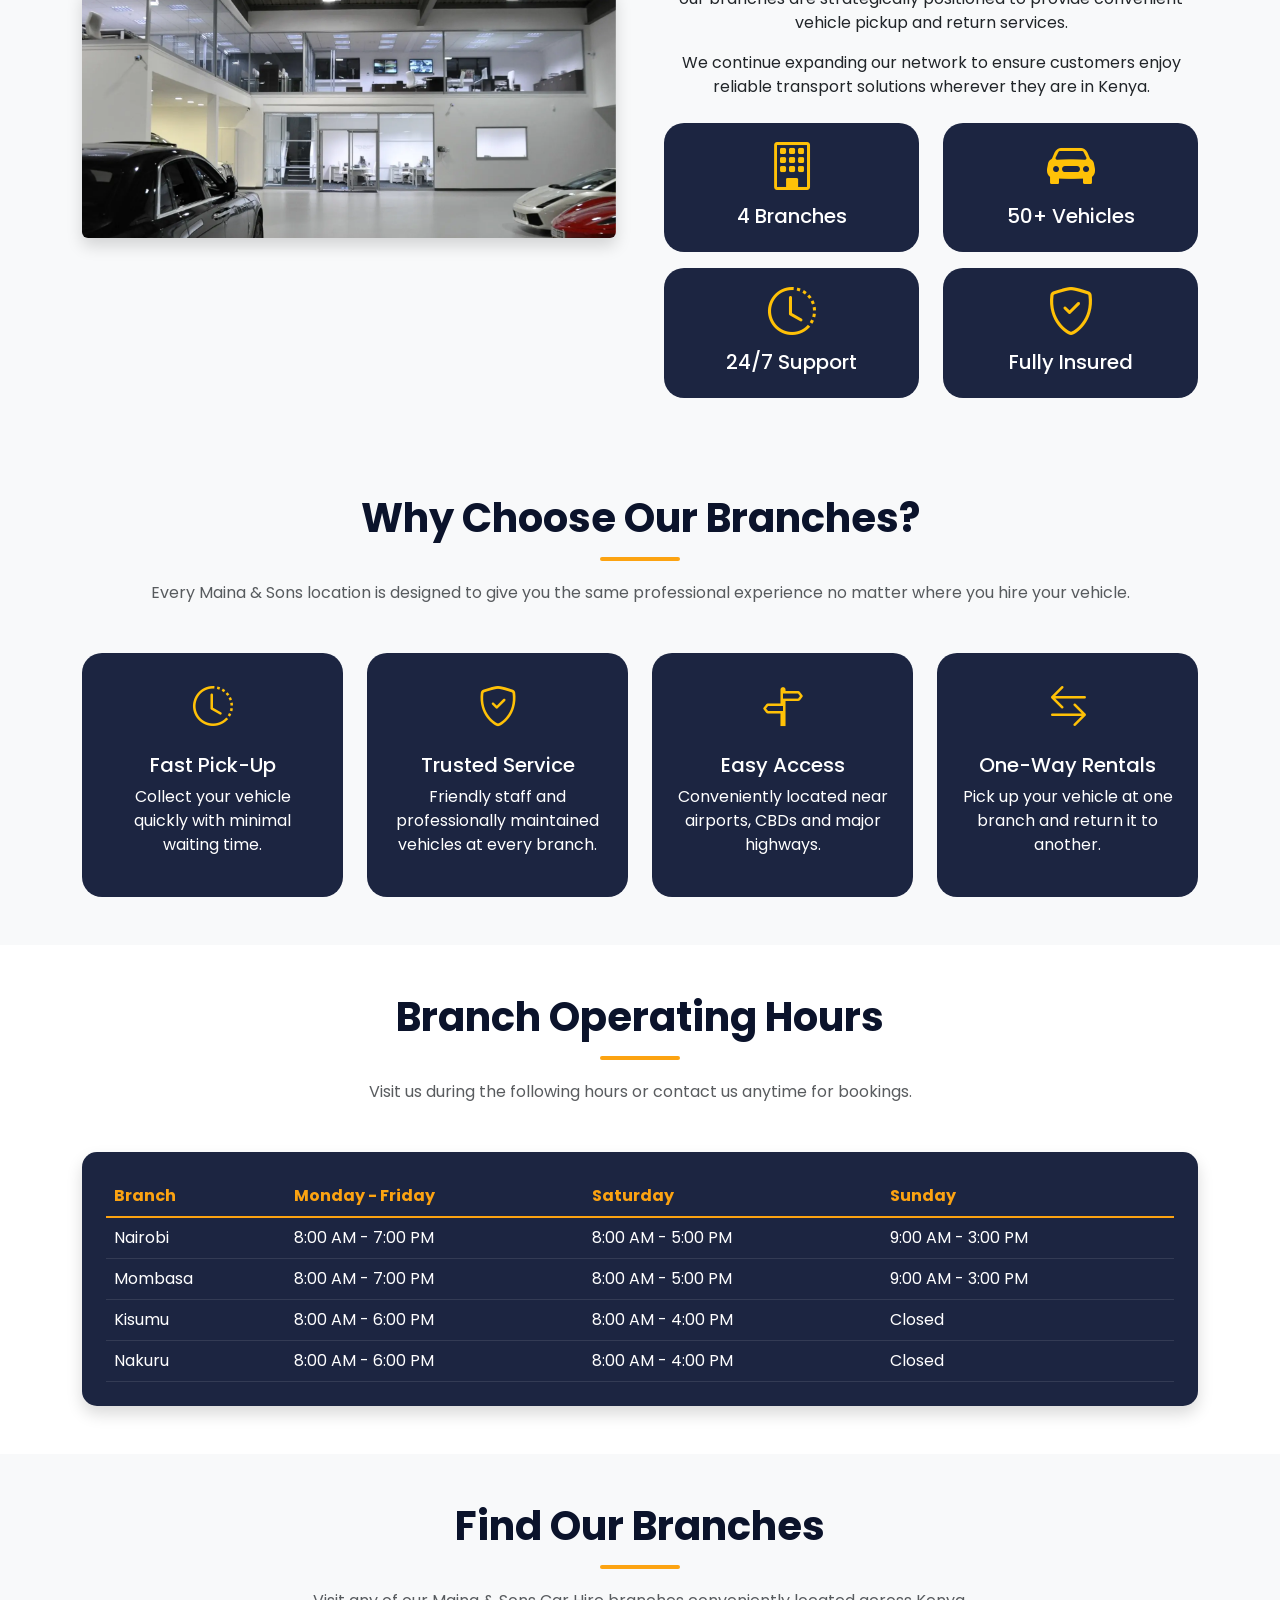
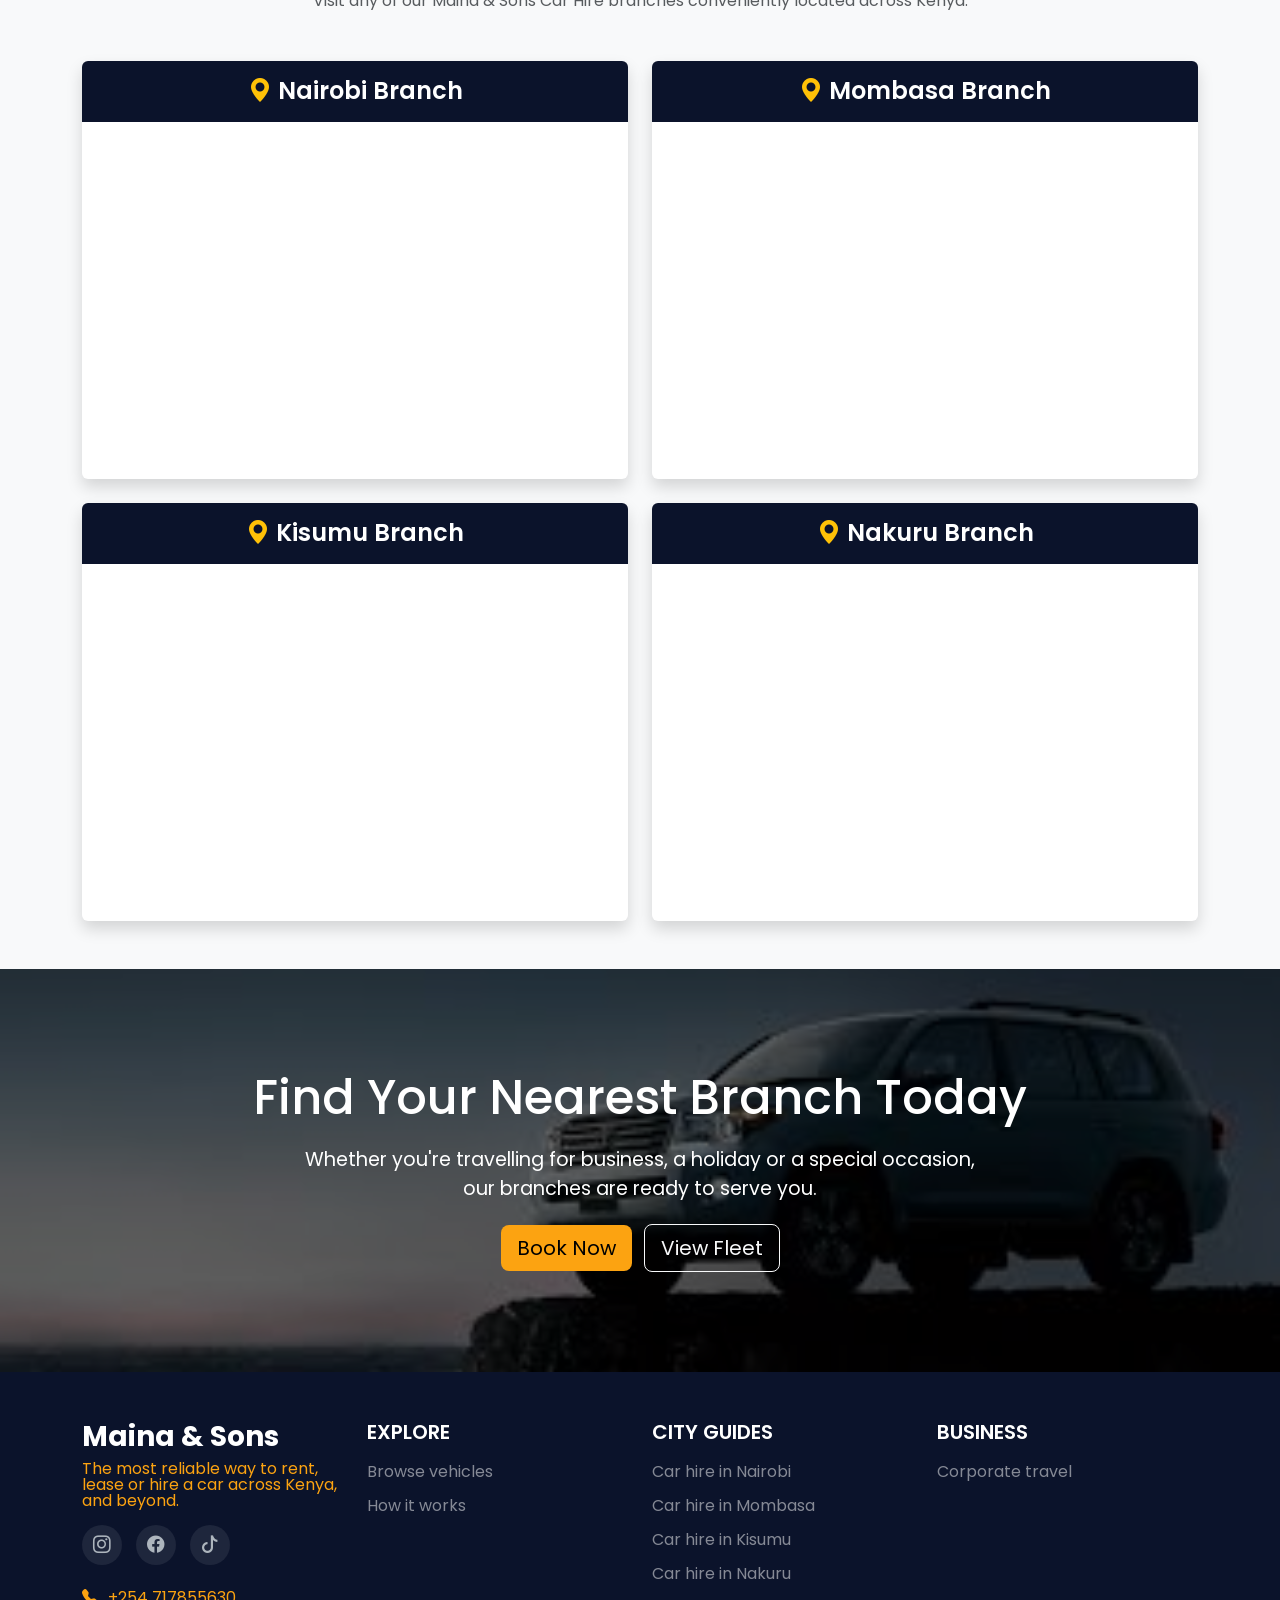
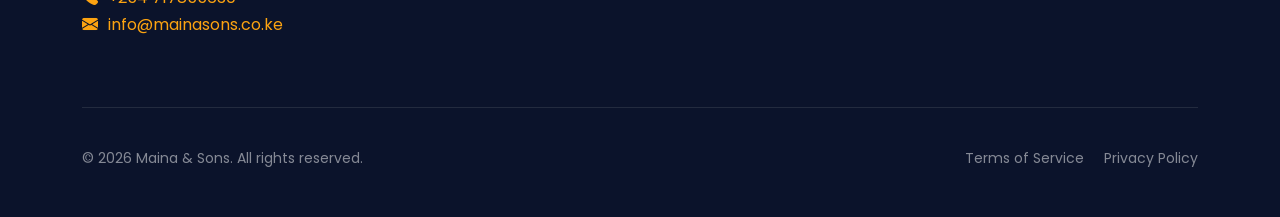
<file: locations.html>
<!DOCTYPE html>
<html lang="en">
    <head>
        <meta charset="UTF-8">
        <meta name="viewport" content="width=device-width, initial-scale=1.0">
        <title>Maina & Sons Car Hire</title>
        <!-- Bootstrap 5 CSS -->
        <link href="https://cdn.jsdelivr.net/npm/bootstrap@5.3.8/dist/css/bootstrap.min.css" rel="stylesheet" crossorigin="anonymous">

        <!-- Bootstrap Icons -->
        <link rel="stylesheet" href="https://cdn.jsdelivr.net/npm/bootstrap-icons@1.13.1/font/bootstrap-icons.min.css">

        <!-- Google Fonts -->
        <link href="https://fonts.googleapis.com/css2?family=Poppins:wght@300;400;500;600;700&display=swap"
        rel="stylesheet">

        <!-- Custom CSS-->
        <link rel="stylesheet" href="css/style.css">
    </head>
    <body>
        <!-- Universal Responsive Navigation Bar -->
        <nav class="navbar navbar-expand-lg navbar-dark fixed-top">
            <div class="container">
                <a class="navbar-brand fw-bold text-warning" href="index.html"> Maina & Sons Car Hire</a>
                <button class="navbar-toggler" type="button" data-bs-toggle="collapse" data-bs-target="#navbar" aria-controls="navbar" aria-expanded="false" aria-label="Toggle navigation">
                    <span class="navbar-toggler-icon"></span>
                </button>
                <div class="collapse navbar-collapse" id="navbar">
                    <ul class="navbar-nav ms-auto">
                        <li class="nav-item"><a class="nav-link" href="index.html">Home</a></li>
                        <li class="nav-item"><a class="nav-link" href="fleet.html">Our Fleet</a></li>
                        <li class="nav-item"><a class="nav-link" href="pricing.html">Rates</a></li>
                        <li class="nav-item"><a class="nav-link" href="services.html">Services</a></li>
                        <li class="nav-item"><a class="nav-link active" href="locations.html">Locations</a></li>
                        <li class="nav-item"><a class="nav-link" href="about.html">About</a></li>
                        <li class="nav-item"><a class="nav-link" href="reviews.html">Reviews</a></li>
                        <li class="nav-item"><a class="nav-link" href="faq.html">FAQs</a></li>
                        <li class="nav-item"><a class="nav-link" href="contact.html">Book Now</a></li>
                        
                    </ul>
                </div>
                <li class="nav-item">
                    <button id="themeToggle" class="nav-link border-0 bg-transparent">
                        <i class="bi bi-moon-fill" id="themeIcon"></i>
                    </button>
                </li>
            </div>
        </nav>

        <header class="page-banner">
            <div class="container text-center">
                <h1>Our Locations</h1>
                <p>Find Maina & Sons Car Hire branches across Kenya.</p>
            </div>
        </header>

        <div class="container mt-3">
            <button onclick="goBack()" class="btn btn-outline-secondary btn-sm">
                <i class="bi bi-arrow-left"></i> Go Back
            </button>
        </div>

        <section class="py-5">
            <div class="container">
                <div class="text-center mb-5">
                    <h2 class="section-title">
                        Visit Any Of Our Branches
                    </h2>
                    <p class="text-muted">
                        With branches across Kenya, Maina & Sons Car Hire makes it easy
                        to collect or return your vehicle wherever your journey begins.
                    </p>
                </div>

                <div class="row g-4">
                    <div class="col-md-6 col-lg-3">
                        <div class="feature-box h-100 text-center p-4">
                            <i class="bi bi-geo-alt-fill display-4 text-warning"></i>
                            <h4 class="mt-3">
                                Westlands, Nairobi
                            </h4>
                            <p>
                                Our headquarters located in the heart of Kenya's capital,
                                providing access to business districts, airports and major highways.
                            </p>
                            <hr>
                            <p>
                                <i class="bi bi-telephone-fill text-warning"></i>
                                <a href="tel:+254717855630" class="text-white text-decoration-none">+254717855630</a>
                            </p>
                            <p>
                                <i class="bi bi-envelope-fill text-warning"></i>
                                <a href="mailto:nairobi@mainasons.co.ke" class="text-white text-decoration-none">nairobi@mainasons.co.ke</a>
                            </p>
                            <a href="contact.html?Nairobi"
                                class="btn btn-warning mt-2">
                                Book From Nairobi
                            </a>
                        </div>
                    </div>

                    <div class="col-md-6 col-lg-3">
                        <div class="feature-box h-100 text-center p-4">
                            <i class="bi bi-geo-alt-fill display-4 text-warning"></i>
                            <h4 class="mt-3">
                                Mombasa
                            </h4>
                            <p>
                                Conveniently located for tourists, coastal travellers
                                and airport transfers along Kenya's coastline.
                            </p>
                            <br>
                            <br>
                            <hr>
                            <p>
                                <i class="bi bi-telephone-fill text-warning"></i>
                                <a href="tel:+254798558410" class="text-white text-decoration-none">+254798558410</a>
                            </p>
                            <p>
                                <i class="bi bi-envelope-fill text-warning"></i>
                                <a href="mailto:mombasa@mainasons.co.ke" class="text-white text-decoration-none">mombasa@mainasons.co.ke</a>
                            </p>
                            <a href="contact.html?location=Mombasa"
                                class="btn btn-warning mt-2">
                                Book From Mombasa
                            </a>
                        </div>
                    </div>

                    <div class="col-md-6 col-lg-3">
                        <div class="feature-box h-100 text-center p-4">
                            <i class="bi bi-geo-alt-fill display-4 text-warning"></i>
                            <h4 class="mt-3">
                                Kisumu
                            </h4>
                            <br>

                            <p>
                                Serving western Kenya with reliable rentals for
                                business trips, family travel and tourism.
                            </p>
                            <br>
                            <hr>
                            <p>
                                <i class="bi bi-telephone-fill text-warning"></i>
                                <a href="tel:+254723929975" class="text-white text-decoration-none">+254723929975</a>
                            </p>
                            <p>
                                <i class="bi bi-envelope-fill text-warning"></i>
                                <a href="mailto:kisumu@mainasons.co.ke" class="text-white text-decoration-none">kisumu@mainasons.co.ke</a>
                            </p>
                            <a href="contact.html?location=Kisumu"
                                class="btn btn-warning mt-2">
                                Book From Kisumu
                            </a>
                        </div>
                    </div>

                    <div class="col-md-6 col-lg-3">
                        <div class="feature-box h-100 text-center p-4">
                            <i class="bi bi-geo-alt-fill display-4 text-warning"></i>
                            <h4 class="mt-3">
                                Nakuru
                            </h4>
                            <br>
                            <p>
                                A strategic branch offering quick access to the Rift Valley,
                                national parks and surrounding towns.
                            </p>
                            <hr>
                            <br>
                            <p>
                                <i class="bi bi-telephone-fill text-warning"></i>
                                <a href="tel:+254726339629" class="text-white text-decoration-none">+254726339629</a>
                            </p>
                            <p>
                                <i class="bi bi-envelope-fill text-warning"></i>
                                <a href="mailto:nakuru@mainasons.co.ke" class="text-white text-decoration-none">nakuru@mainasons.co.ke</a>
                            </p>

                            <a href="contact.html?location=Nakuru"
                                class="btn btn-warning mt-2">
                                Book From Nakuru
                            </a>
                        </div>
                    </div>
                </div>
            </div>
        </section>


        <section class="py-5 bg-light">
            <div class="container">
                <div class="row align-items-center g-5">
                    <div class="col-lg-6">
                        <img src="images/office.jpg"
                            class="img-fluid rounded shadow"
                            alt="Maina & Sons Car Hire office branch in Kenya">
                    </div>

                    <div class="col-lg-6 text-center">
                        <h2 class="section-title">
                            Serving Customers Across Kenya
                        </h2>
                        <p>
                            Whether you're travelling for business, leisure or a special
                            occasion, our branches are strategically positioned to provide
                            convenient vehicle pickup and return services.
                        </p>
                        <p>
                            We continue expanding our network to ensure customers enjoy
                            reliable transport solutions wherever they are in Kenya.
                        </p>

                        <div class="row mt-4">
                            <div class="col-6 mb-3">
                                <div class="feature-box text-center p-3">
                                    <i class="bi bi-building text-warning display-6"></i>
                                    <h5 class="mt-2">
                                        4 Branches
                                    </h5>
                                </div>
                            </div>

                            <div class="col-6 mb-3">
                                <div class="feature-box text-center p-3">
                                    <i class="bi bi-car-front-fill text-warning display-6"></i>
                                    <h5 class="mt-2">
                                        50+ Vehicles
                                    </h5>
                                </div>
                            </div>

                            <div class="col-6">
                                <div class="feature-box text-center p-3">
                                    <i class="bi bi-clock-history text-warning display-6"></i>
                                    <h5 class="mt-2">
                                        24/7 Support
                                    </h5>
                                </div>
                            </div>

                            <div class="col-6">
                                <div class="feature-box text-center p-3">
                                    <i class="bi bi-shield-check text-warning display-6"></i>
                                    <h5 class="mt-2">
                                        Fully Insured
                                    </h5>
                                </div>
                            </div>
                        </div>
                    </div>
                </div>
            </div>
        </section>


        <section class="py-5 bg-light">
            <div class="container">
                <div class="text-center mb-5">
                    <h2 class="section-title">
                        Why Choose Our Branches?
                    </h2>
                    <p class="text-muted">
                        Every Maina & Sons location is designed to give you the same
                        professional experience no matter where you hire your vehicle.
                    </p>
                </div>

                <div class="row g-4">
                    <div class="col-md-3">
                        <div class="feature-box p-4 text-center h-100">
                            <i class="bi bi-clock-history fs-1 text-warning"></i>
                            <h5 class="mt-3">
                                Fast Pick-Up
                            </h5>
                            <p>
                                Collect your vehicle quickly with minimal waiting time.
                            </p>
                        </div>
                    </div>

                    <div class="col-md-3">
                        <div class="feature-box p-4 text-center h-100">
                            <i class="bi bi-shield-check fs-1 text-warning"></i>
                            <h5 class="mt-3">
                                Trusted Service
                            </h5>
                            <p>
                                Friendly staff and professionally maintained vehicles at every branch.
                            </p>
                        </div>
                    </div>

                    <div class="col-md-3">
                        <div class="feature-box p-4 text-center h-100">
                            <i class="bi bi-signpost-split fs-1 text-warning"></i>
                            <h5 class="mt-3">
                                Easy Access
                            </h5>
                            <p>
                                Conveniently located near airports, CBDs and major highways.
                            </p>
                        </div>
                    </div>

                    <div class="col-md-3">
                        <div class="feature-box p-4 text-center h-100">
                            <i class="bi bi-arrow-left-right fs-1 text-warning"></i>
                            <h5 class="mt-3">
                                One-Way Rentals
                            </h5>
                            <p>
                                Pick up your vehicle at one branch and return it to another.
                            </p>
                        </div>
                    </div>
                </div>
            </div>
        </section>

        <section class="py-5">
            <div class="container">
                <div class="text-center mb-5">
                    <h2 class="section-title">
                        Branch Operating Hours
                    </h2>

                    <p class="text-muted">
                        Visit us during the following hours or contact us anytime for bookings.
                    </p>
                </div>

                <div class="table-responsive custom-table-container shadow p-4">
                    <table class="table table-hover custom-table mb-0">
                        <thead class="">
                            <tr>
                                <th>Branch</th>
                                <th>Monday - Friday</th>
                                <th>Saturday</th>
                                <th>Sunday</th>
                            </tr>
                        </thead>
                        <tbody>
                            <tr>
                                <td>Nairobi</td>
                                <td>8:00 AM - 7:00 PM</td>
                                <td>8:00 AM - 5:00 PM</td>
                                <td>9:00 AM - 3:00 PM</td>
                            </tr>

                            <tr>
                                <td>Mombasa</td>
                                <td>8:00 AM - 7:00 PM</td>
                                <td>8:00 AM - 5:00 PM</td>
                                <td>9:00 AM - 3:00 PM</td>
                            </tr>

                            <tr>
                                <td>Kisumu</td>
                                <td>8:00 AM - 6:00 PM</td>
                                <td>8:00 AM - 4:00 PM</td>
                                <td>Closed</td>
                            </tr>

                            <tr>
                                <td>Nakuru</td>
                                <td>8:00 AM - 6:00 PM</td>
                                <td>8:00 AM - 4:00 PM</td>
                                <td>Closed</td>
                            </tr>
                        </tbody>
                    </table>
                </div>
            </div>
        </section>

        <section class="py-5 bg-light">
            <div class="container">
                <div class="text-center mb-5">
                    <h2 class="section-title">Find Our Branches</h2>
                    <p class="text-muted">
                        Visit any of our Maina & Sons Car Hire branches conveniently located across Kenya.
                    </p>
                </div>

                <div class="row g-4">
                    <div class="col-lg-6">
                        <div class="map-card shadow rounded overflow-hidden h-100">
                            <div class="p-3 text-center" style="background:#0b132b; color:white;">
                                <h4 class="mb-0">
                                    <i class="bi bi-geo-alt-fill text-warning"></i>
                                    Nairobi Branch
                                </h4>
                            </div>

                            <iframe
                                src="https://www.google.com/maps?q=Westlands,Nairobi&output=embed"
                                width="100%"
                                height="350"
                                style="border:0;"
                                allowfullscreen=""
                                loading="lazy">
                            </iframe>
                        </div>
                    </div>

                    <div class="col-lg-6">
                        <div class="map-card shadow rounded overflow-hidden h-100">
                            <div class="p-3 text-center" style="background:#0b132b; color:white;">
                                <h4 class="mb-0">
                                    <i class="bi bi-geo-alt-fill text-warning"></i>
                                    Mombasa Branch
                                </h4>
                            </div>

                            <iframe
                                src="https://www.google.com/maps?q=Moi+Airport+Road,Mombasa&output=embed"
                                width="100%"
                                height="350"
                                style="border:0;"
                                allowfullscreen=""
                                loading="lazy">
                            </iframe>
                        </div>
                    </div>

                    <div class="col-lg-6">
                        <div class="map-card shadow rounded overflow-hidden h-100">
                            <div class="p-3 text-center" style="background:#0b132b; color:white;">
                                <h4 class="mb-0">
                                    <i class="bi bi-geo-alt-fill text-warning"></i>
                                    Kisumu Branch
                                </h4>
                            </div>

                            <iframe
                                src="https://www.google.com/maps?q=Kisumu+CBD,Kenya&output=embed"
                                width="100%"
                                height="350"
                                style="border:0;"
                                allowfullscreen=""
                                loading="lazy">
                            </iframe>
                        </div>
                    </div>

                    <div class="col-lg-6">
                        <div class="map-card shadow rounded overflow-hidden h-100">
                            <div class="p-3 text-center" style="background:#0b132b; color:white;">
                                <h4 class="mb-0">
                                    <i class="bi bi-geo-alt-fill text-warning"></i>
                                    Nakuru Branch
                                </h4>
                            </div>

                            <iframe
                                src="https://www.google.com/maps?q=Nakuru+CBD,Kenya&output=embed"
                                width="100%"
                                height="350"
                                style="border:0;"
                                allowfullscreen=""
                                loading="lazy">
                            </iframe>
                        </div>
                    </div>
                </div>
            </div>
        </section>

        <section class="cta-section">
            <div class="container">
                <div class="cta-card text-center">
                    <h2>
                        Find Your Nearest Branch Today
                    </h2>
                    <p>
                        Whether you're travelling for business, a holiday or a special
                        occasion, our branches are ready to serve you.
                    </p>
                    <a href="contact.html" class="btn btn-warning btn-lg me-2">
                        Book Now
                    </a>
                    <a href="fleet.html" class="btn btn-outline-light btn-lg">
                        View Fleet
                    </a>
                </div>
            </div>
        </section>


        <footer class="footer py-5" style="background-color: #0b132b; color: #fca311;">
            <div class="container">
                <div class="row">
                    <div class="col-md-3 mb-4">
                        <h3 class="text-white fw-bold">Maina & Sons</h3>
                        <p>The most reliable way to rent, lease or hire a car across Kenya, and beyond.</p>
                        <div class="social-links mb-4">
                            <a href="https://www.instagram.com/victor.m.m_" target="_blank" rel="noopener noreferrer" data-bs-target="tooltip" data-bs-placement="top" title="Follow us on Instagram" aria-label="Instagram"><i class="bi bi-instagram"></i></a>
                            <a href="https://www.facebook.com/maina" data-bs-toggle="tooltip" data-bs-placement="top" title="Like us on Facebook" aria-label="Facebook"><i class="bi bi-facebook"></i></a>
                            <a href="https://www.tiktok.com/__v1ctxr__" target="_blank" rel="noopener noreferrer" data-bs-toggle="tooltip" data-bs-placement="top" title="Follow us on TikTok" aria-label="TikTok"><i class="bi bi-tiktok"></i></a>
                        </div>

                        <div class="contact-info">
                            <p>
                                <i class="bi bi-telephone-fill"></i>
                                    +254 717855630
                            </p>
                            <p>
                                <i class="bi bi-envelope-fill"></i>
                                    info@mainasons.co.ke
                            </p>
                        </div>
                    </div>

                    <div class="col-md-3 mb-4">
                        <h5 class="text-white mb-3">EXPLORE</h5>
                        <ul class="list-unstyled">
                            <li><a href="fleet.html" class="text-decoration-none text-white-50">Browse vehicles</a></li>
                            <li><a href="index.html#how-it-works" class="text-decoration-none text-white-50">How it works</a></li>
                        </ul>
                    </div>

                    <div class="col-md-3 mb-4">
                        <h5 class="text-white mb-3">CITY GUIDES</h5>
                        <ul class="list-unstyled">
                            <li><a href="city-guides.html#nairobi" class="text-decoration-none text-white-50">Car hire in Nairobi</a></li>
                            <li><a href="city-guides.html#mombasa" class="text-decoration-none text-white-50">Car hire in Mombasa</a></li>
                            <li><a href="city-guides.html#kisumu" class="text-decoration-none text-white-50">Car hire in Kisumu</a></li>
                            <li><a href="city-guides.html#nakuru" class="text-decoration-none text-white-50">Car hire in Nakuru</a></li>
                        </ul>
                    </div>

                    <div class="col-md-3 mb-4">
                        <h5 class="text-white mb-3">BUSINESS</h5>
                        <ul class="list-unstyled">
                            <li><a href="corporate.html" class="text-decoration-none text-white-50">Corporate travel</a></li>
                        </ul>
                    </div>
                </div>
                <hr class="border-secondary">
                <div class="row text-muted small">
                    <div class="col-md-6 text-white-50">&copy; 2026 Maina & Sons. All rights reserved.</div>
                    <div class="col-md-6 text-md-end">
                        <a href="terms.html" class="text-decoration-none text-white-50 me-3">Terms of Service</a>
                        <a href="privacy.html" class="text-decoration-none text-white-50">Privacy Policy</a>
                    </div>
                </div>
            </div>
        </footer>

        <script src="https://cdn.jsdelivr.net/npm/bootstrap@5.3.8/dist/js/bootstrap.bundle.min.js"></script>
        <script src="js/script.js"></script>

    </body>
</html>
</file>
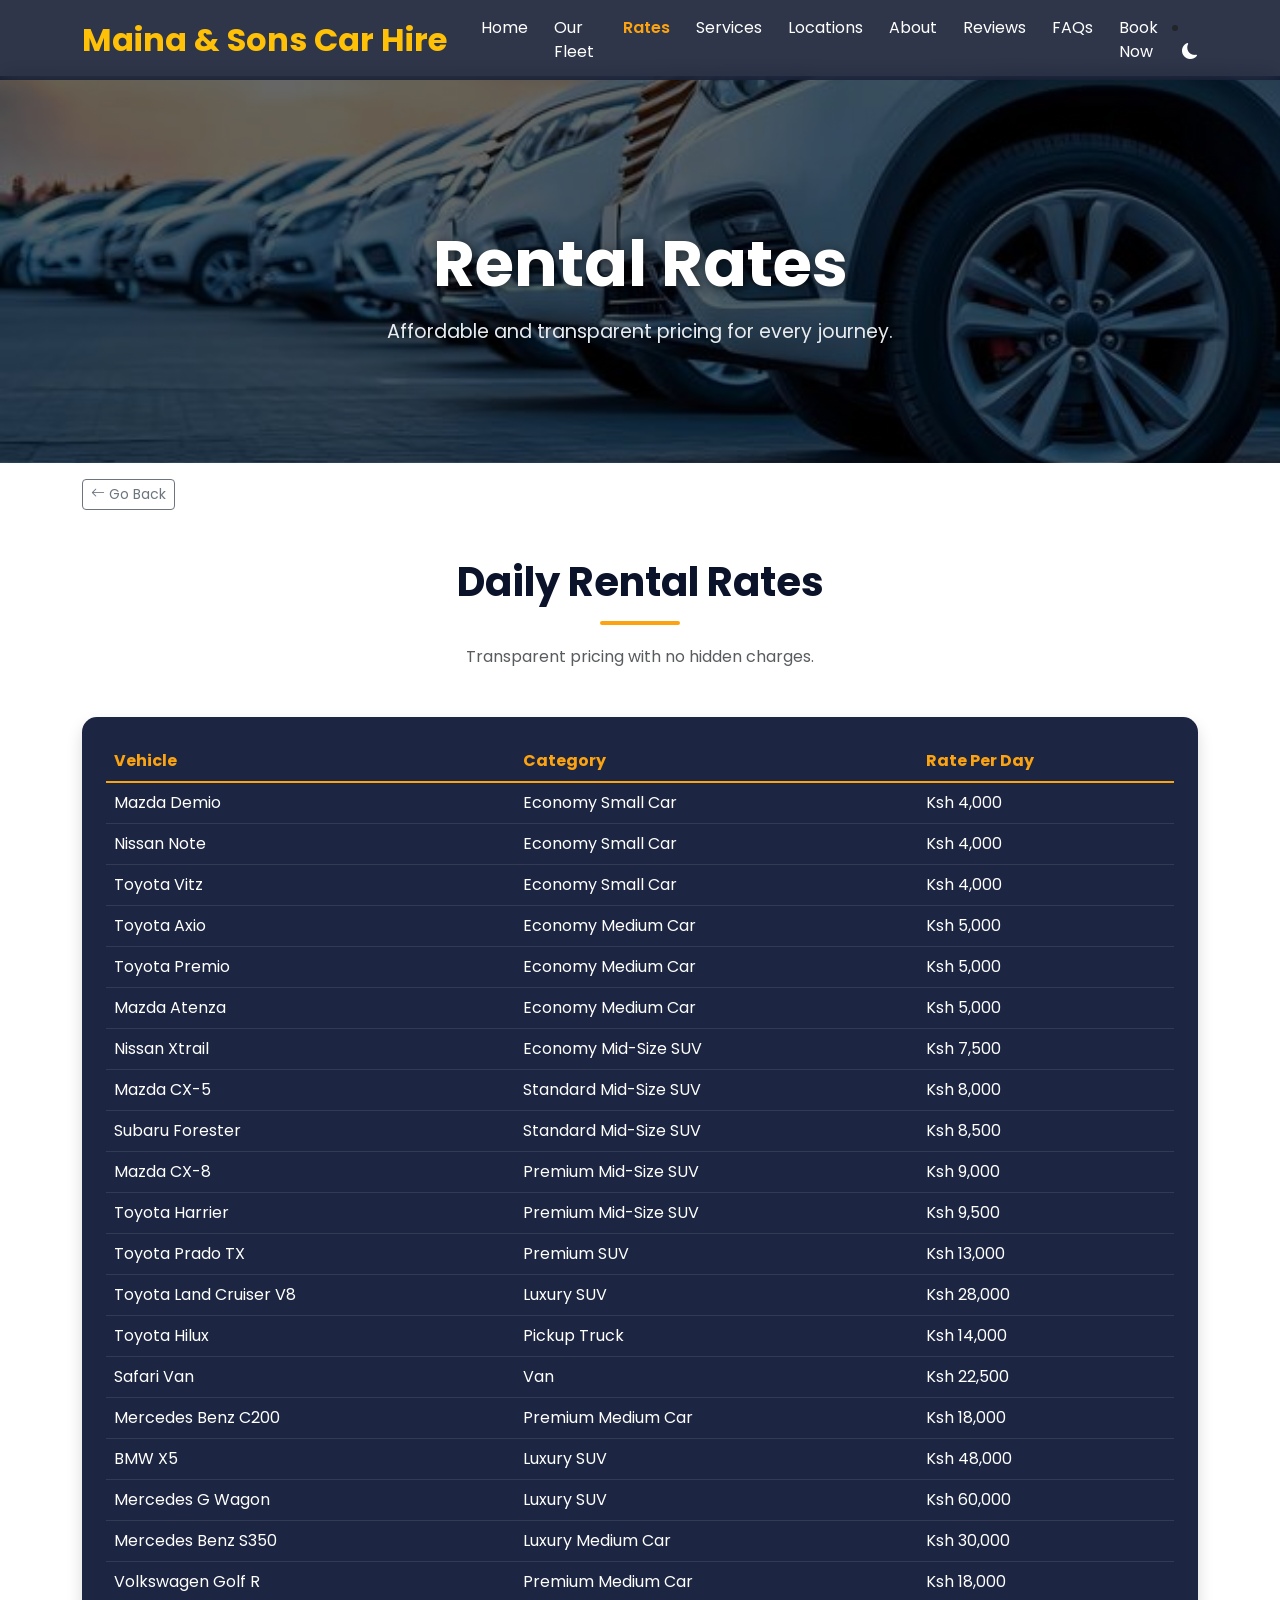
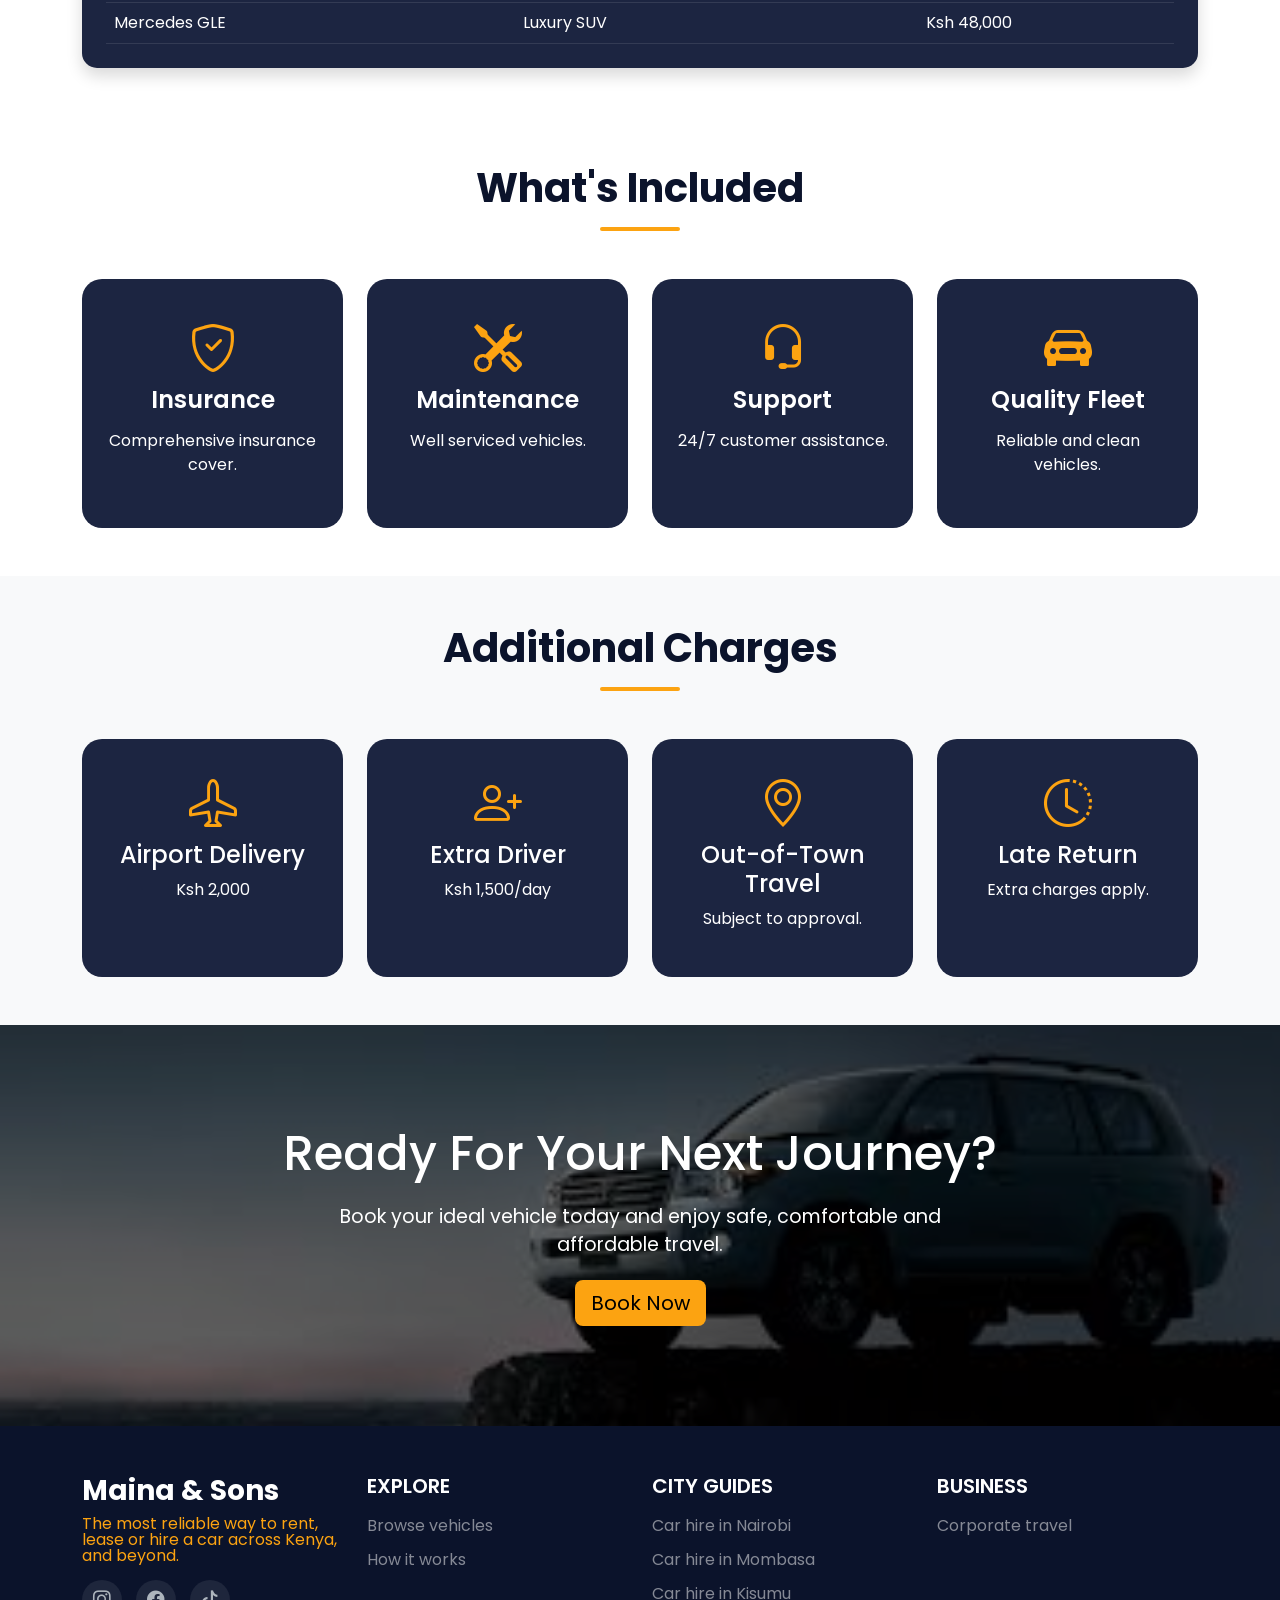
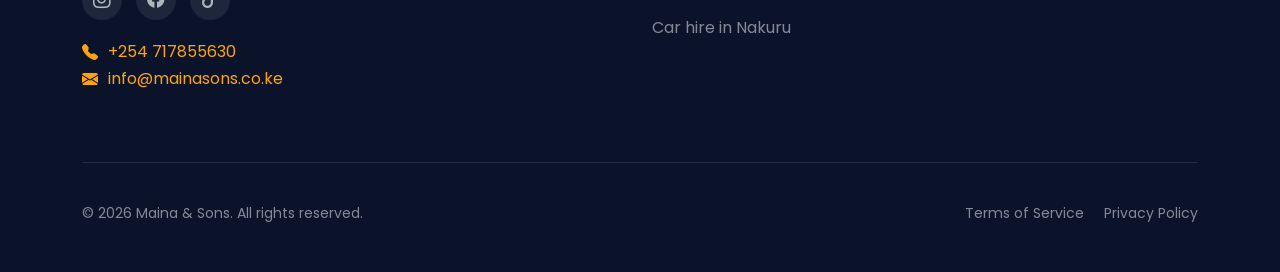
<file: pricing.html>
<!DOCTYPE html>
<html lang="en">
    <head>
        <meta charset="UTF-8">
        <meta name="viewport" content="width=device-width, initial-scale=1.0">
        <title>Maina & Sons Car Hire</title>
        <!-- Bootstrap 5 CSS -->
        <link href="https://cdn.jsdelivr.net/npm/bootstrap@5.3.8/dist/css/bootstrap.min.css" rel="stylesheet" crossorigin="anonymous">

        <!-- Bootstrap Icons -->
        <link rel="stylesheet" href="https://cdn.jsdelivr.net/npm/bootstrap-icons@1.13.1/font/bootstrap-icons.min.css">

        <!-- Google Fonts -->
        <link href="https://fonts.googleapis.com/css2?family=Poppins:wght@300;400;500;600;700&display=swap"
        rel="stylesheet">

        <!-- Custom CSS-->
        <link rel="stylesheet" href="css/style.css">
    </head>
    <body>
        <!-- Universal Responsive Navigation Bar -->
        <nav class="navbar navbar-expand-lg navbar-dark fixed-top">
            <div class="container">
                <a class="navbar-brand fw-bold text-warning" href="index.html"> Maina & Sons Car Hire</a>
                <button class="navbar-toggler" type="button" data-bs-toggle="collapse" data-bs-target="#navbar" aria-controls="navbar" aria-expanded="false" aria-label="Toggle navigation">
                    <span class="navbar-toggler-icon"></span>
                </button>
                <div class="collapse navbar-collapse" id="navbar">
                    <ul class="navbar-nav ms-auto">
                        <li class="nav-item"><a class="nav-link" href="index.html">Home</a></li>
                        <li class="nav-item"><a class="nav-link" href="fleet.html">Our Fleet</a></li>
                        <li class="nav-item"><a class="nav-link active" href="pricing.html">Rates</a></li>
                        <li class="nav-item"><a class="nav-link" href="services.html">Services</a></li>
                        <li class="nav-item"><a class="nav-link" href="locations.html">Locations</a></li>
                        <li class="nav-item"><a class="nav-link" href="about.html">About</a></li>
                        <li class="nav-item"><a class="nav-link" href="reviews.html">Reviews</a></li>
                        <li class="nav-item"><a class="nav-link" href="faq.html">FAQs</a></li>
                        <li class="nav-item"><a class="nav-link" href="contact.html">Book Now</a></li>
                        
                    </ul>
                </div>
                <li class="nav-item">
                    <button id="themeToggle" class="nav-link border-0 bg-transparent">
                        <i class="bi bi-moon-fill" id="themeIcon"></i>
                    </button>
                </li>
            </div>
        </nav>

        <section class="page-banner">
            <div class="container">
                <h1>Rental Rates</h1>
                <p>Affordable and transparent pricing for every journey.</p>
            </div>
        </section>

        <div class="container mt-3">
            <button onclick="goBack()" class="btn btn-outline-secondary btn-sm">
                <i class="bi bi-arrow-left"></i> Go Back
            </button>
        </div>

        <section class="py-5">
            <div class="container">

                <div class="text-center mb-5">
                    <h2 class="section-title">Daily Rental Rates</h2>
                    <p class="text-muted">
                        Transparent pricing with no hidden charges.
                    </p>
                </div>

                <div class="table-responsive custom-table-container shadow p-4">
                    <table class="table table-hover custom-table mb-0">
                        <thead class="">
                            <tr>
                                <th>Vehicle</th>
                                <th>Category</th>
                                <th>Rate Per Day</th>
                            </tr>
                        </thead>
                        <tbody>
                            <tr>
                                <td>Mazda Demio</td>
                                <td>Economy Small Car</td>
                                <td>Ksh 4,000</td>
                            </tr>

                            <tr>
                                <td>Nissan Note</td>
                                <td>Economy Small Car</td>
                                <td>Ksh 4,000</td>
                            </tr>

                            <tr>
                                <td>Toyota Vitz</td>
                                <td>Economy Small Car</td>
                                <td>Ksh 4,000</td>
                            </tr>

                            <tr>
                                <td>Toyota Axio</td>
                                <td>Economy Medium Car</td>
                                <td>Ksh 5,000</td>
                            </tr>

                            <tr>
                                <td>Toyota Premio</td>
                                <td>Economy Medium Car</td>
                                <td>Ksh 5,000</td>
                            </tr>

                            <tr>
                                <td>Mazda Atenza</td>
                                <td>Economy Medium Car</td>
                                <td>Ksh 5,000</td>
                            </tr>

                            <tr>
                                <td>Nissan Xtrail</td>
                                <td>Economy Mid-Size SUV</td>
                                <td>Ksh 7,500</td>
                            </tr>

                            <tr>
                                <td>Mazda CX-5</td>
                                <td>Standard Mid-Size SUV</td>
                                <td>Ksh 8,000</td>
                            </tr>

                            <tr>
                                <td>Subaru Forester</td>
                                <td>Standard Mid-Size SUV</td>
                                <td>Ksh 8,500</td>
                            </tr>

                            <tr>
                                <td>Mazda CX-8</td>
                                <td>Premium Mid-Size SUV</td>
                                <td>Ksh 9,000</td>
                            </tr>

                            <tr>
                                <td>Toyota Harrier</td>
                                <td>Premium Mid-Size SUV</td>
                                <td>Ksh 9,500</td>
                            </tr>

                            <tr>
                                <td>Toyota Prado TX</td>
                                <td>Premium SUV</td>
                                <td>Ksh 13,000</td>
                            </tr>

                            <tr>
                                <td>Toyota Land Cruiser V8</td>
                                <td>Luxury SUV</td>
                                <td>Ksh 28,000</td>
                            </tr>

                            <tr>
                                <td>Toyota Hilux</td>
                                <td>Pickup Truck</td>
                                <td>Ksh 14,000</td>
                            </tr>

                            <tr>
                                <td>Safari Van</td>
                                <td>Van</td>
                                <td>Ksh 22,500</td>
                            </tr>

                            <tr>
                                <td>Mercedes Benz C200</td>
                                <td>Premium Medium Car</td>
                                <td>Ksh 18,000</td>
                            </tr>

                            <tr>
                                <td>BMW X5</td>
                                <td>Luxury SUV</td>
                                <td>Ksh 48,000</td>
                            </tr>

                            <tr>
                                <td>Mercedes G Wagon</td>
                                <td>Luxury SUV</td>
                                <td>Ksh 60,000</td>
                            </tr>

                            <tr>
                                <td>Mercedes Benz S350</td>
                                <td>Luxury Medium Car</td>
                                <td>Ksh 30,000</td>
                            </tr>

                            <tr>
                                <td>Volkswagen Golf R</td>
                                <td>Premium Medium Car</td>
                                <td>Ksh 18,000</td>
                            </tr>

                            <tr>
                                <td>Mercedes GLE</td>
                                <td>Luxury SUV</td>
                                <td>Ksh 48,000</td>
                            </tr>
                        </tbody>
                    </table>
                </div>
            </div>
        </section>


        <section class="services-section py-5 bg-white">
            <div class="container">
                <div class="text-center mb-5">
                    <h2 class="section-title">
                        What's Included
                    </h2>
                </div>
                <div class="row g-4">
                    <div class="col-md-3">
                        <div class="feature-box text-center">
                            <i class="bi bi-shield-check"></i>
                            <h4>Insurance</h4>
                            <p>Comprehensive insurance cover.</p>
                        </div>
                    </div>

                    <div class="col-md-3">
                        <div class="feature-box text-center">
                            <i class="bi bi-tools"></i>
                            <h4>Maintenance</h4>
                            <p>Well serviced vehicles.</p>
                        </div>
                    </div>

                    <div class="col-md-3">
                        <div class="feature-box text-center">
                            <i class="bi bi-headset"></i>
                            <h4>Support</h4>
                            <p>24/7 customer assistance.</p>
                        </div>
                    </div>

                    <div class="col-md-3">
                        <div class="feature-box text-center">
                            <i class="bi bi-car-front-fill"></i>
                            <h4>Quality Fleet</h4>
                            <p>Reliable and clean vehicles.</p>
                        </div>
                    </div>
                </div>
            </div>
        </section>

        <section class="py-5 bg-light">
            <div class="container">

                <div class="text-center mb-5">
                    <h2 class="section-title">Additional Charges</h2>
                </div>

                <div class="row g-4">

                    <div class="col-md-3">
                        <div class="service-card">
                            <i class="bi bi-airplane"></i>
                            <h4>Airport Delivery</h4>
                            <p>Ksh 2,000</p>
                        </div>
                    </div>

                    <div class="col-md-3">
                        <div class="service-card">
                            <i class="bi bi-person-plus"></i>
                            <h4>Extra Driver</h4>
                            <p>Ksh 1,500/day</p>
                        </div>
                    </div>

                    <div class="col-md-3">
                        <div class="service-card">
                            <i class="bi bi-geo-alt"></i>
                            <h4>Out-of-Town Travel</h4>
                            <p>Subject to approval.</p>
                        </div>
                    </div>

                    <div class="col-md-3">
                        <div class="service-card">
                            <i class="bi bi-clock-history"></i>
                            <h4>Late Return</h4>
                            <p>Extra charges apply.</p>
                        </div>
                    </div>

                </div>
            </div>
        </section>

        <section class="cta-section">
            <div class="container text-center">
                <h2>Ready For Your Next Journey?</h2>
                <p>Book your ideal vehicle today and enjoy safe,
                    comfortable and affordable travel.
                </p>
                <a href="contact.html" class="btn btn-warning btn-lg">Book Now</a>
            </div>
        </section>

        <footer class="footer py-5" style="background-color: #0b132b; color: #fca311;">
            <div class="container">
                <div class="row">
                    <div class="col-md-3 mb-4">
                        <h3 class="text-white fw-bold">Maina & Sons</h3>
                        <p>The most reliable way to rent, lease or hire a car across Kenya, and beyond.</p>
                        <div class="social-links mb-4">
                            <a href="https://www.instagram.com/victor.m.m_" target="_blank" rel="noopener noreferrer" data-bs-target="tooltip" data-bs-placement="top" title="Follow us on Instagram" aria-label="Instagram"><i class="bi bi-instagram"></i></a>
                            <a href="https://www.facebook.com/maina" data-bs-toggle="tooltip" data-bs-placement="top" title="Like us on Facebook" aria-label="Facebook"><i class="bi bi-facebook"></i></a>
                            <a href="https://www.tiktok.com/__v1ctxr__" target="_blank" rel="noopener noreferrer" data-bs-toggle="tooltip" data-bs-placement="top" title="Follow us on TikTok" aria-label="TikTok"><i class="bi bi-tiktok"></i></a>
                        </div>

                        <div class="contact-info">
                            <p>
                                <i class="bi bi-telephone-fill"></i>
                                    +254 717855630
                            </p>
                            <p>
                                <i class="bi bi-envelope-fill"></i>
                                    info@mainasons.co.ke
                            </p>
                        </div>
                    </div>

                    <div class="col-md-3 mb-4">
                        <h5 class="text-white mb-3">EXPLORE</h5>
                        <ul class="list-unstyled">
                            <li><a href="fleet.html" class="text-decoration-none text-white-50">Browse vehicles</a></li>
                            <li><a href="index.html#how-it-works" class="text-decoration-none text-white-50">How it works</a></li>
                        </ul>
                    </div>

                    <div class="col-md-3 mb-4">
                        <h5 class="text-white mb-3">CITY GUIDES</h5>
                        <ul class="list-unstyled">
                            <li><a href="city-guides.html#nairobi" class="text-decoration-none text-white-50">Car hire in Nairobi</a></li>
                            <li><a href="city-guides.html#mombasa" class="text-decoration-none text-white-50">Car hire in Mombasa</a></li>
                            <li><a href="city-guides.html#kisumu" class="text-decoration-none text-white-50">Car hire in Kisumu</a></li>
                            <li><a href="city-guides.html#nakuru" class="text-decoration-none text-white-50">Car hire in Nakuru</a></li>
                        </ul>
                    </div>

                    <div class="col-md-3 mb-4">
                        <h5 class="text-white mb-3">BUSINESS</h5>
                        <ul class="list-unstyled">
                            <li><a href="corporate.html" class="text-decoration-none text-white-50">Corporate travel</a></li>
                        </ul>
                    </div>
                </div>
                <hr class="border-secondary">
                <div class="row text-muted small">
                    <div class="col-md-6 text-white-50">&copy; 2026 Maina & Sons. All rights reserved.</div>
                    <div class="col-md-6 text-md-end">
                        <a href="terms.html" class="text-decoration-none text-white-50 me-3">Terms of Service</a>
                        <a href="privacy.html" class="text-decoration-none text-white-50">Privacy Policy</a>
                    </div>
                </div>
            </div>
        </footer>

        <script src="https://cdn.jsdelivr.net/npm/bootstrap@5.3.8/dist/js/bootstrap.bundle.min.js"></script>
        <script src="js/script.js"></script>

    </body>
</html>
</file>
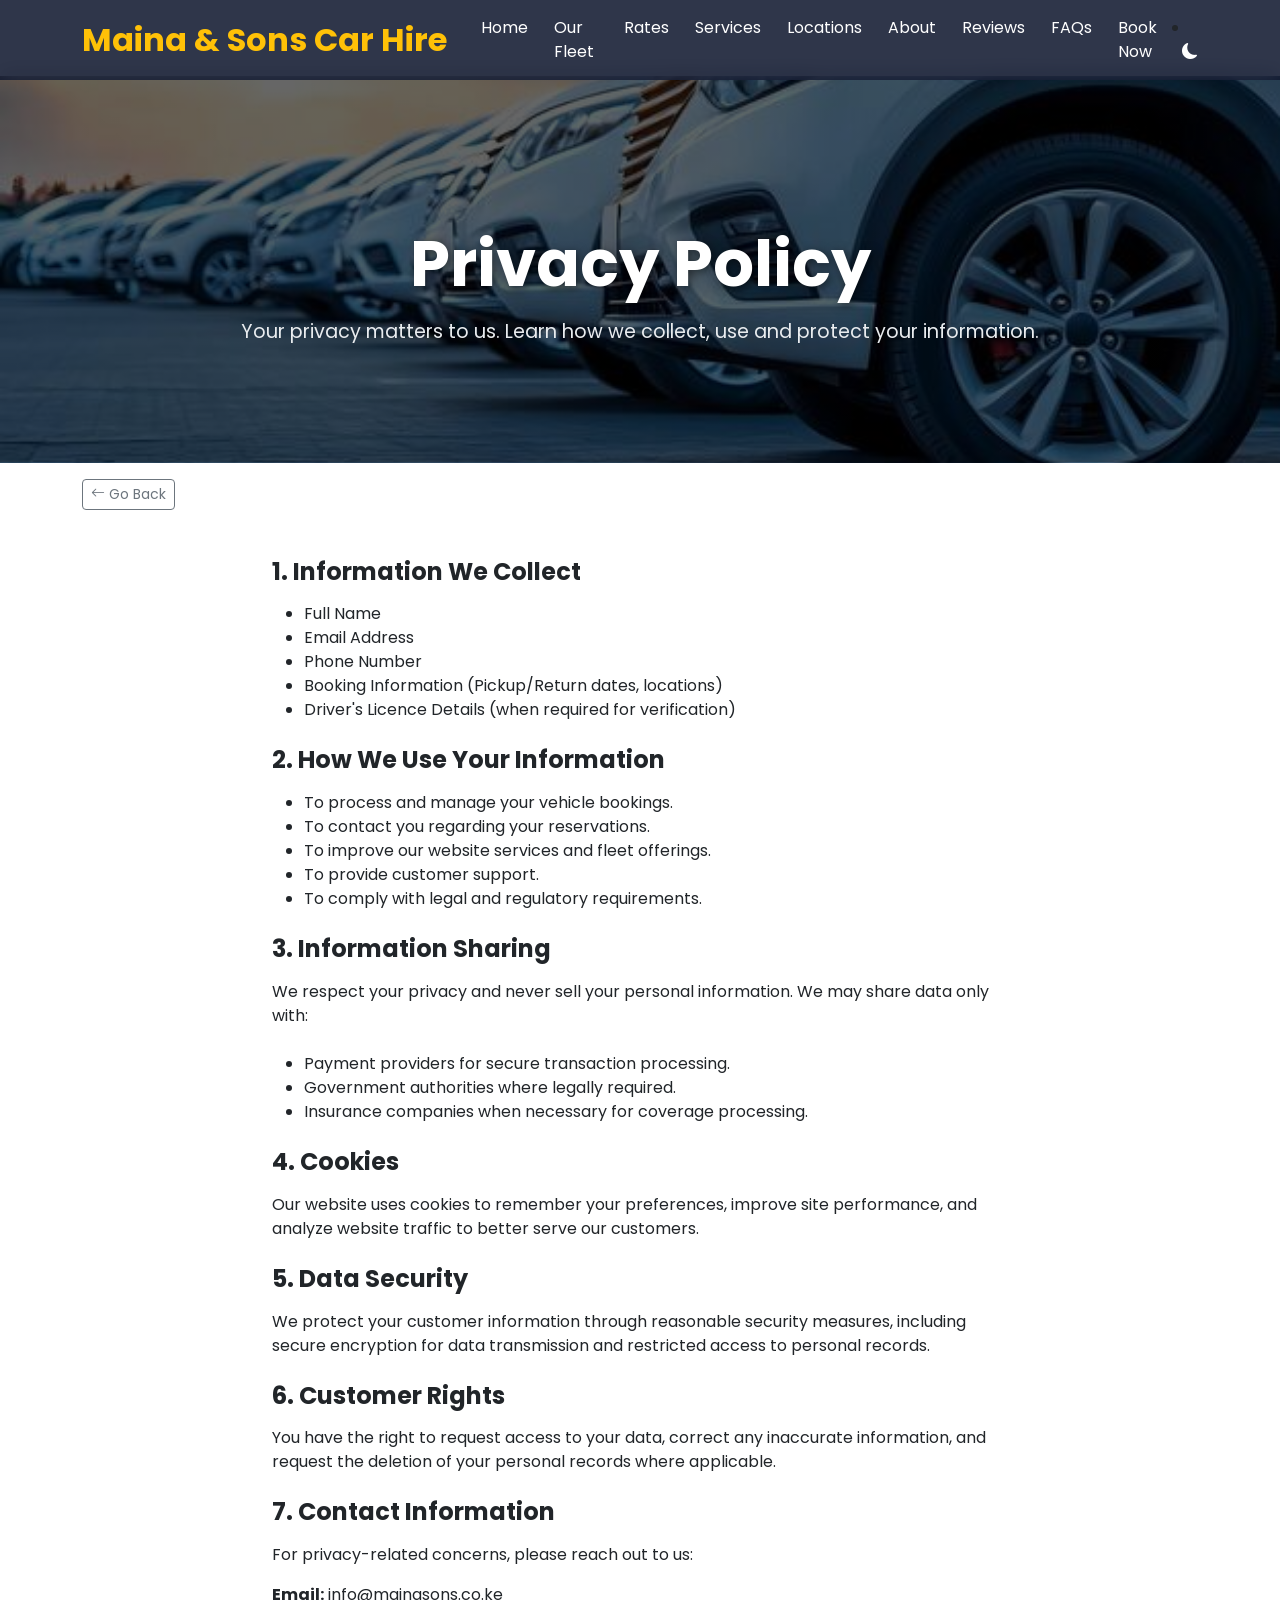
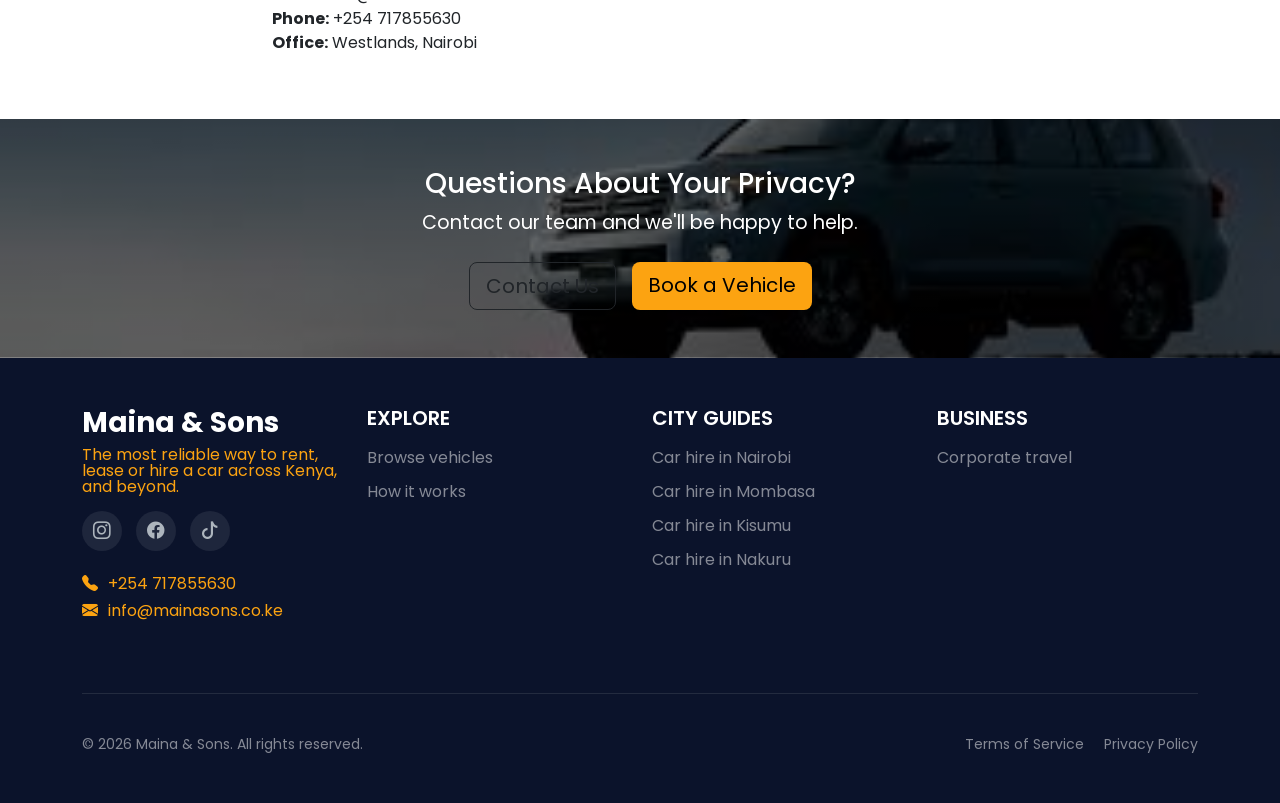
<file: privacy.html>
<!DOCTYPE html>
<html lang="en">
    <head>
        <meta charset="UTF-8">
        <meta name="viewport" content="width=device-width, initial-scale=1.0">
        <title>Maina & Sons Car Hire</title>
        <!-- Bootstrap 5 CSS -->
        <link href="https://cdn.jsdelivr.net/npm/bootstrap@5.3.8/dist/css/bootstrap.min.css" rel="stylesheet" crossorigin="anonymous">

          <!-- Bootstrap Icons -->
        <link rel="stylesheet" href="https://cdn.jsdelivr.net/npm/bootstrap-icons@1.13.1/font/bootstrap-icons.min.css">

         <!-- Google Fonts -->
        <link href="https://fonts.googleapis.com/css2?family=Poppins:wght@300;400;500;600;700&display=swap"
          rel="stylesheet">

        <!-- Custom CSS-->
        <link rel="stylesheet" href="css/style.css">
    </head>
    <body>
        <!-- Universal Responsive Navigation Bar -->
        <nav class="navbar navbar-expand-lg navbar-dark fixed-top">
            <div class="container"> 
                <a class="navbar-brand fw-bold text-warning" href="index.html"> Maina & Sons Car Hire</a>
                <button class="navbar-toggler" type="button" data-bs-toggle="collapse" data-bs-target="#navbar" aria-controls="navbar" aria-expanded="false" aria-label="Toggle navigation">
                    <span class="navbar-toggler-icon"></span>
                </button>
                <div class="collapse navbar-collapse" id="navbar">
                    <ul class="navbar-nav ms-auto">
                        <li class="nav-item"><a class="nav-link" href="index.html">Home</a></li>
                        <li class="nav-item"><a class="nav-link" href="fleet.html">Our Fleet</a></li>
                        <li class="nav-item"><a class="nav-link" href="pricing.html">Rates</a></li>
                        <li class="nav-item"><a class="nav-link" href="services.html">Services</a></li>
                        <li class="nav-item"><a class="nav-link" href="locations.html">Locations</a></li>
                        <li class="nav-item"><a class="nav-link" href="about.html">About</a></li>
                        <li class="nav-item"><a class="nav-link" href="reviews.html">Reviews</a></li>
                        <li class="nav-item"><a class="nav-link" href="faq.html">FAQs</a></li>
                        <li class="nav-item"><a class="nav-link" href="contact.html">Book Now</a></li>
                        
                    </ul>
                </div>
                <li class="nav-item">
                    <button id="themeToggle" class="nav-link border-0 bg-transparent">
                        <i class="bi bi-moon-fill" id="themeIcon"></i>
                    </button>
                </li>
            </div>
        </nav>

        <header class="page-banner">
            <div class="container text-center">
                <h1>Privacy Policy</h1>
                <p>Your privacy matters to us. Learn how we collect, use and protect your information.</p>
            </div>
        </header>

        <div class="container mt-3">
            <button onclick="goBack()" class="btn btn-outline-secondary btn-sm">
                <i class="bi bi-arrow-left"></i> Go Back
            </button>
        </div>

        <section class="py-5">
            <div class="container">
                <div class="row">
                    <div class="col-lg-8 mx-auto">
                        
                        <h4 class="fw-bold mb-3">1. Information We Collect</h4>
                        <ul class="mb-4">
                            <li>Full Name</li>
                            <li>Email Address</li>
                            <li>Phone Number</li>
                            <li>Booking Information (Pickup/Return dates, locations)</li>
                            <li>Driver's Licence Details (when required for verification)</li>
                        </ul>

                        <h4 class="fw-bold mb-3">2. How We Use Your Information</h4>
                        <ul class="mb-4">
                            <li>To process and manage your vehicle bookings.</li>
                            <li>To contact you regarding your reservations.</li>
                            <li>To improve our website services and fleet offerings.</li>
                            <li>To provide customer support.</li>
                            <li>To comply with legal and regulatory requirements.</li>
                        </ul>

                        <h4 class="fw-bold mb-3">3. Information Sharing</h4>
                        <p class="mb-4">We respect your privacy and never sell your personal information. We may share data only with:</p>
                        <ul class="mb-4">
                            <li>Payment providers for secure transaction processing.</li>
                            <li>Government authorities where legally required.</li>
                            <li>Insurance companies when necessary for coverage processing.</li>
                        </ul>

                        <h4 class="fw-bold mb-3">4. Cookies</h4>
                        <p class="mb-4">Our website uses cookies to remember your preferences, improve site performance, and analyze website traffic to better serve our customers.</p>

                        <h4 class="fw-bold mb-3">5. Data Security</h4>
                        <p class="mb-4">We protect your customer information through reasonable security measures, including secure encryption for data transmission and restricted access to personal records.</p>

                        <h4 class="fw-bold mb-3">6. Customer Rights</h4>
                        <p class="mb-4">You have the right to request access to your data, correct any inaccurate information, and request the deletion of your personal records where applicable.</p>

                        <h4 class="fw-bold mb-3">7. Contact Information</h4>
                        <p>For privacy-related concerns, please reach out to us:</p>
                        <p>
                            <strong>Email:</strong> info@mainasons.co.ke<br>
                            <strong>Phone:</strong> +254 717855630<br>
                            <strong>Office:</strong> Westlands, Nairobi
                        </p>

                    </div>
                </div>
            </div>
        </section>

        <section class="cta-section py-5 bg-light text-center">
            <div class="container">
                <h3>Questions About Your Privacy?</h3>
                <p class="mb-4">Contact our team and we'll be happy to help.</p>
                <div class="d-flex justify-content-center gap-3">
                    <a href="contact.html" class="btn btn-outline-dark btn-lg">Contact Us</a>
                    <a href="fleet.html" class="btn btn-warning btn-lg">Book a Vehicle</a>
                </div>
            </div>
        </section>



        <footer class="footer py-5" style="background-color: #0b132b; color: #fca311;">
            <div class="container">
                <div class="row">
                    <div class="col-md-3 mb-4">
                        <h3 class="text-white fw-bold">Maina & Sons</h3>
                        <p>The most reliable way to rent, lease or hire a car across Kenya, and beyond.</p>
                        <div class="social-links mb-4">
                            <a href="https://www.instagram.com/victor.m.m_" target="_blank" rel="noopener noreferrer" data-bs-target="tooltip" data-bs-placement="top" title="Follow us on Instagram" aria-label="Instagram"><i class="bi bi-instagram"></i></a>
                            <a href="https://www.facebook.com/maina" data-bs-toggle="tooltip" data-bs-placement="top" title="Like us on Facebook" aria-label="Facebook"><i class="bi bi-facebook"></i></a>
                            <a href="https://www.tiktok.com/__v1ctxr__" target="_blank" rel="noopener noreferrer" data-bs-toggle="tooltip" data-bs-placement="top" title="Follow us on TikTok" aria-label="TikTok"><i class="bi bi-tiktok"></i></a>
                        </div>

                        <div class="contact-info">
                            <p>
                                <i class="bi bi-telephone-fill"></i>
                                    +254 717855630
                            </p>
                            <p>
                                <i class="bi bi-envelope-fill"></i>
                                    info@mainasons.co.ke
                            </p>
                        </div>
                    </div>

                    <div class="col-md-3 mb-4">
                        <h5 class="text-white mb-3">EXPLORE</h5>
                        <ul class="list-unstyled">
                            <li><a href="fleet.html" class="text-decoration-none text-white-50">Browse vehicles</a></li>
                            <li><a href="index.html#how-it-works" class="text-decoration-none text-white-50">How it works</a></li>
                        </ul>
                    </div>

                    <div class="col-md-3 mb-4">
                        <h5 class="text-white mb-3">CITY GUIDES</h5>
                        <ul class="list-unstyled">
                            <li><a href="city-guides.html#nairobi" class="text-decoration-none text-white-50">Car hire in Nairobi</a></li>
                            <li><a href="city-guides.html#mombasa" class="text-decoration-none text-white-50">Car hire in Mombasa</a></li>
                            <li><a href="city-guides.html#kisumu" class="text-decoration-none text-white-50">Car hire in Kisumu</a></li>
                            <li><a href="city-guides.html#nakuru" class="text-decoration-none text-white-50">Car hire in Nakuru</a></li>
                        </ul>
                    </div>

                    <div class="col-md-3 mb-4">
                        <h5 class="text-white mb-3">BUSINESS</h5>
                        <ul class="list-unstyled">
                            <li><a href="corporate.html" class="text-decoration-none text-white-50">Corporate travel</a></li>
                        </ul>
                    </div>
                </div>
                <hr class="border-secondary">
                <div class="row text-muted small">
                    <div class="col-md-6 text-white-50">&copy; 2026 Maina & Sons. All rights reserved.</div>
                    <div class="col-md-6 text-md-end">
                        <a href="terms.html" class="text-decoration-none text-white-50 me-3">Terms of Service</a>
                        <a href="privacy.html" class="text-decoration-none text-white-50">Privacy Policy</a>
                    </div>
                </div>
            </div>
        </footer>

        <script src="https://cdn.jsdelivr.net/npm/bootstrap@5.3.8/dist/js/bootstrap.bundle.min.js"></script>
        <script src="js/script.js"></script>

    </body>
</html>
</file>
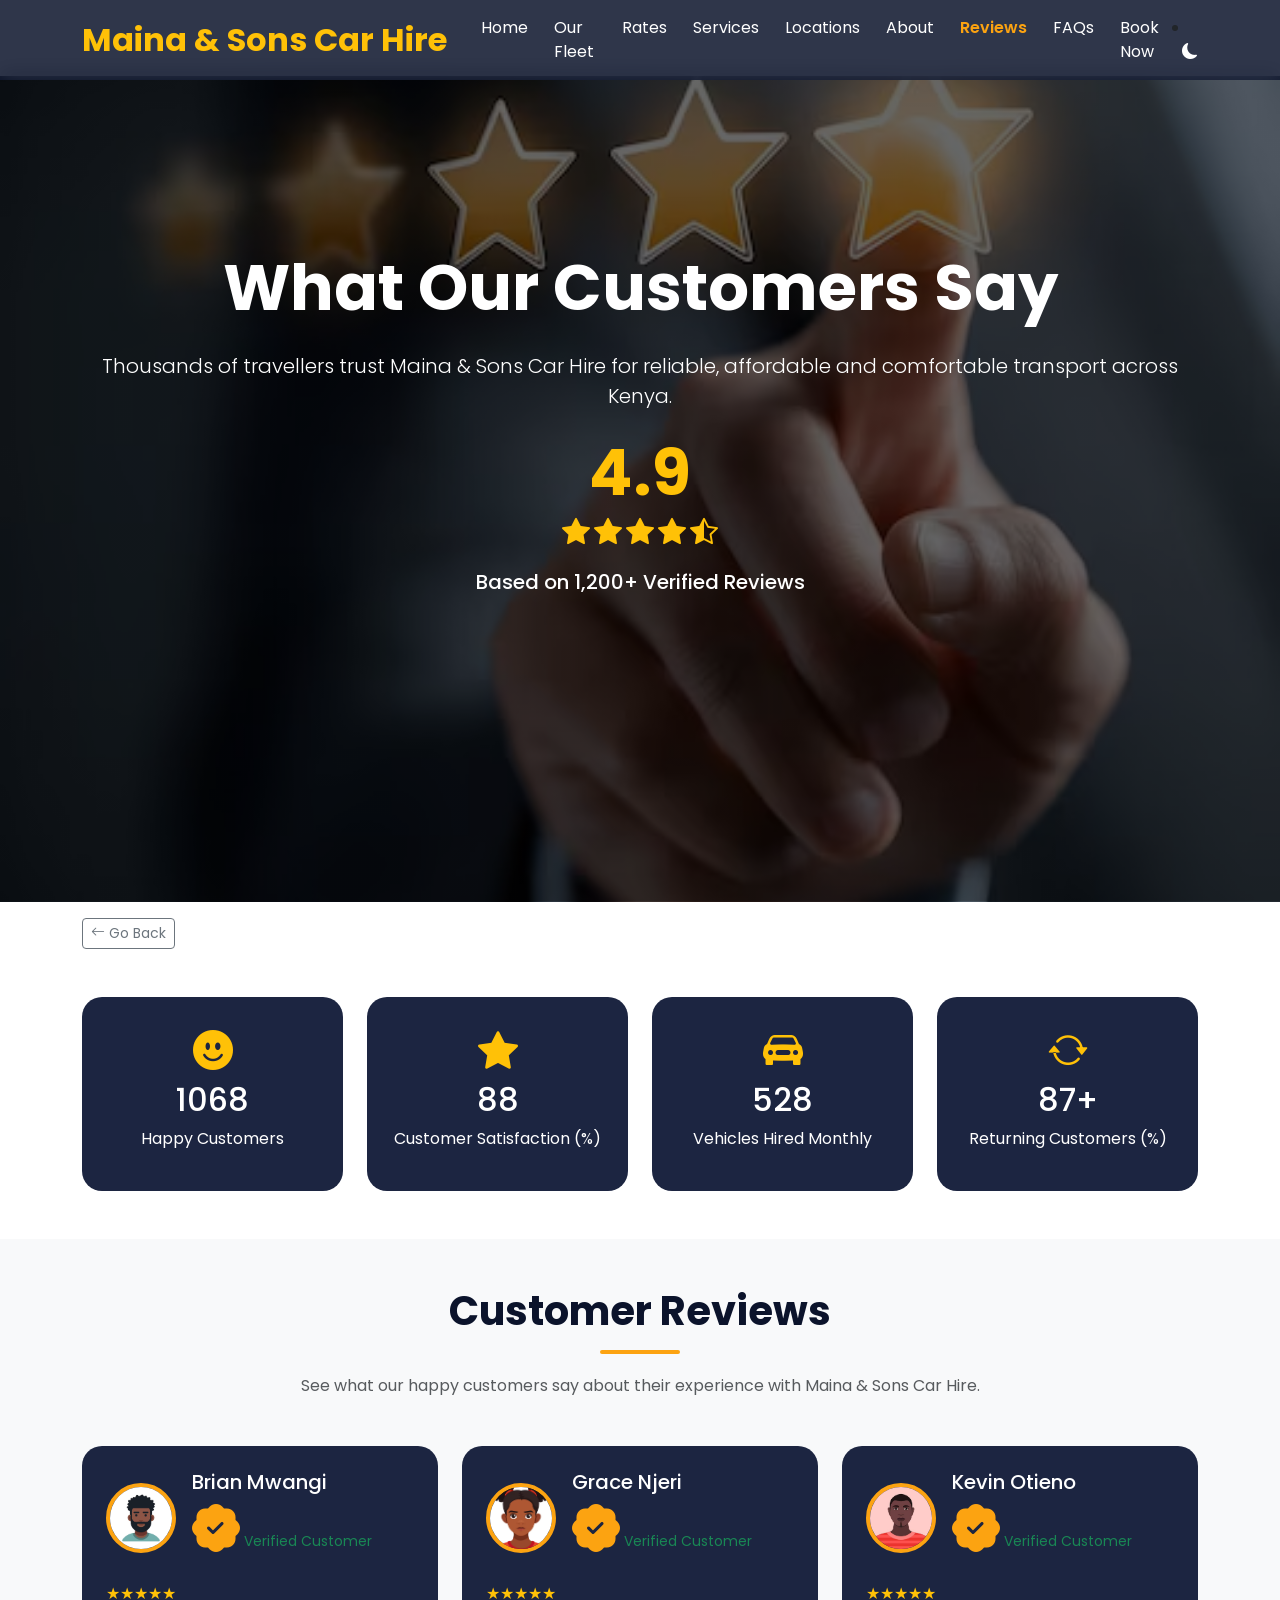
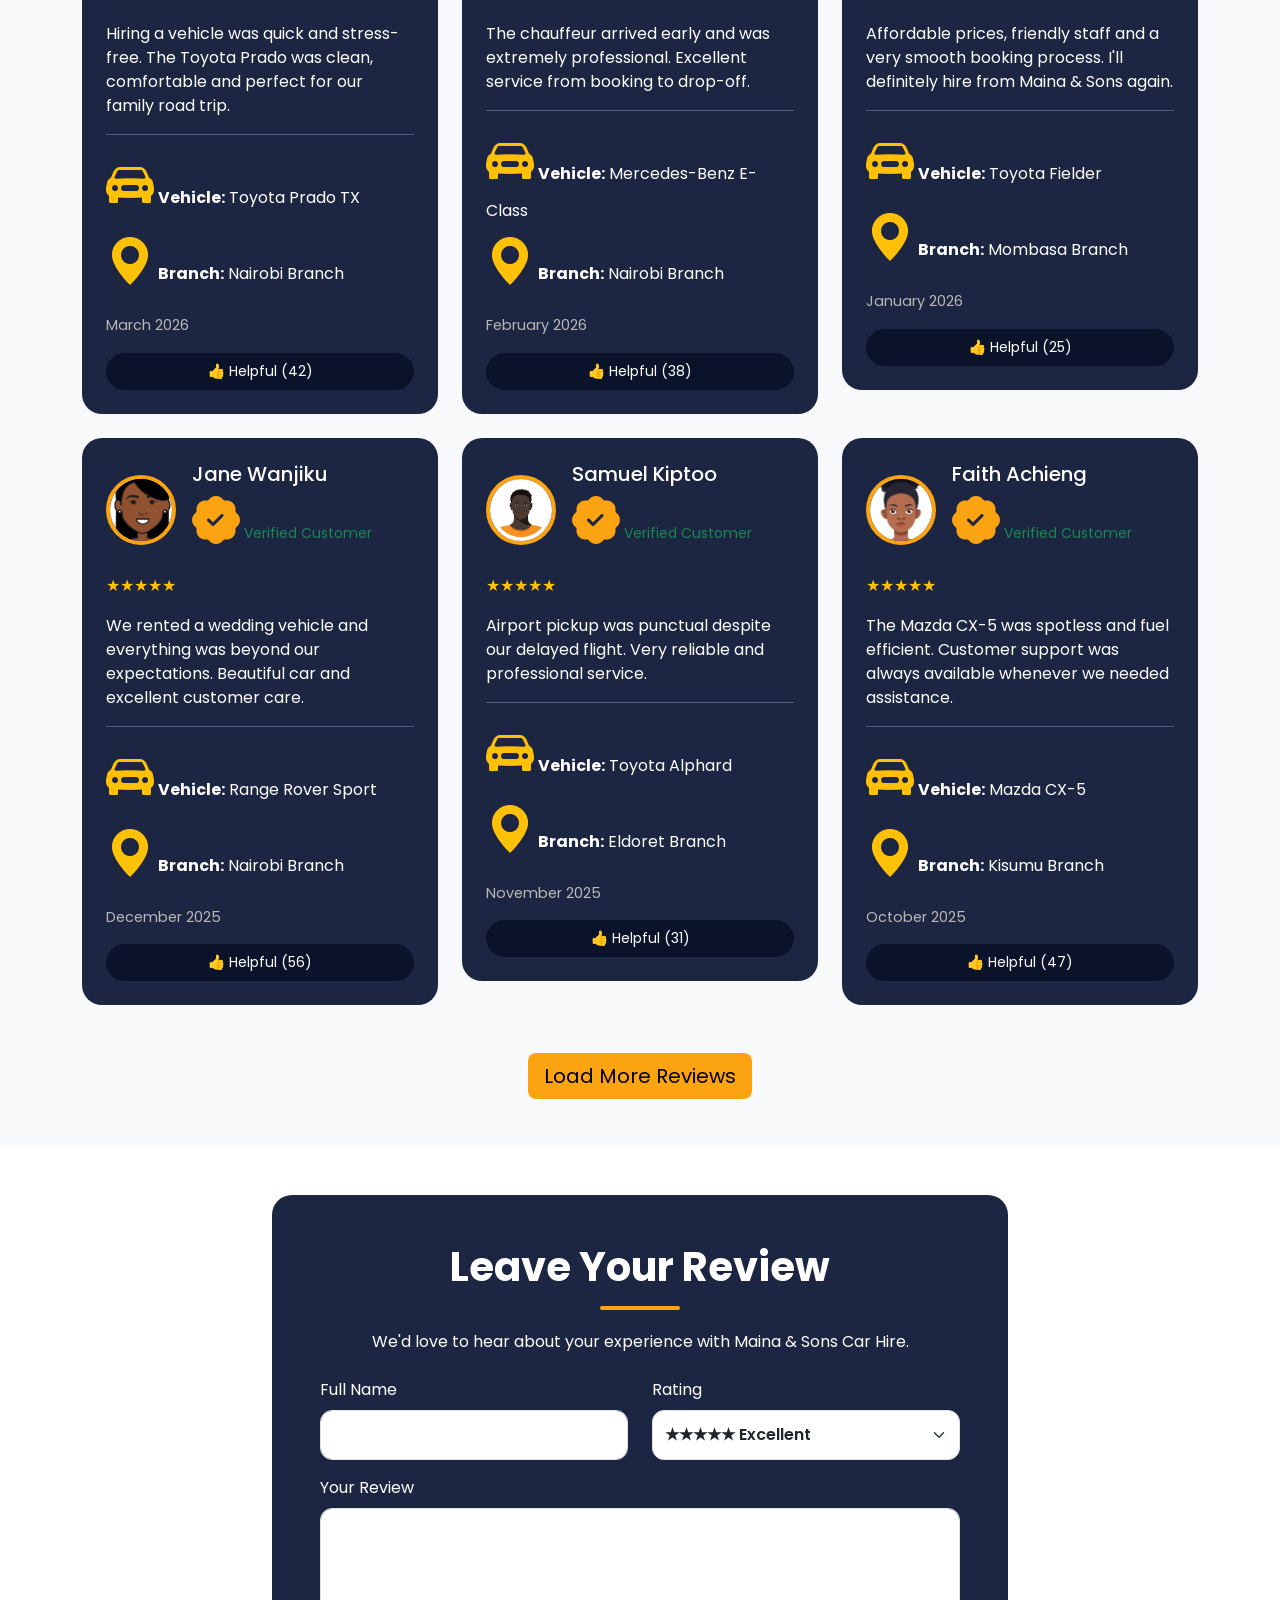
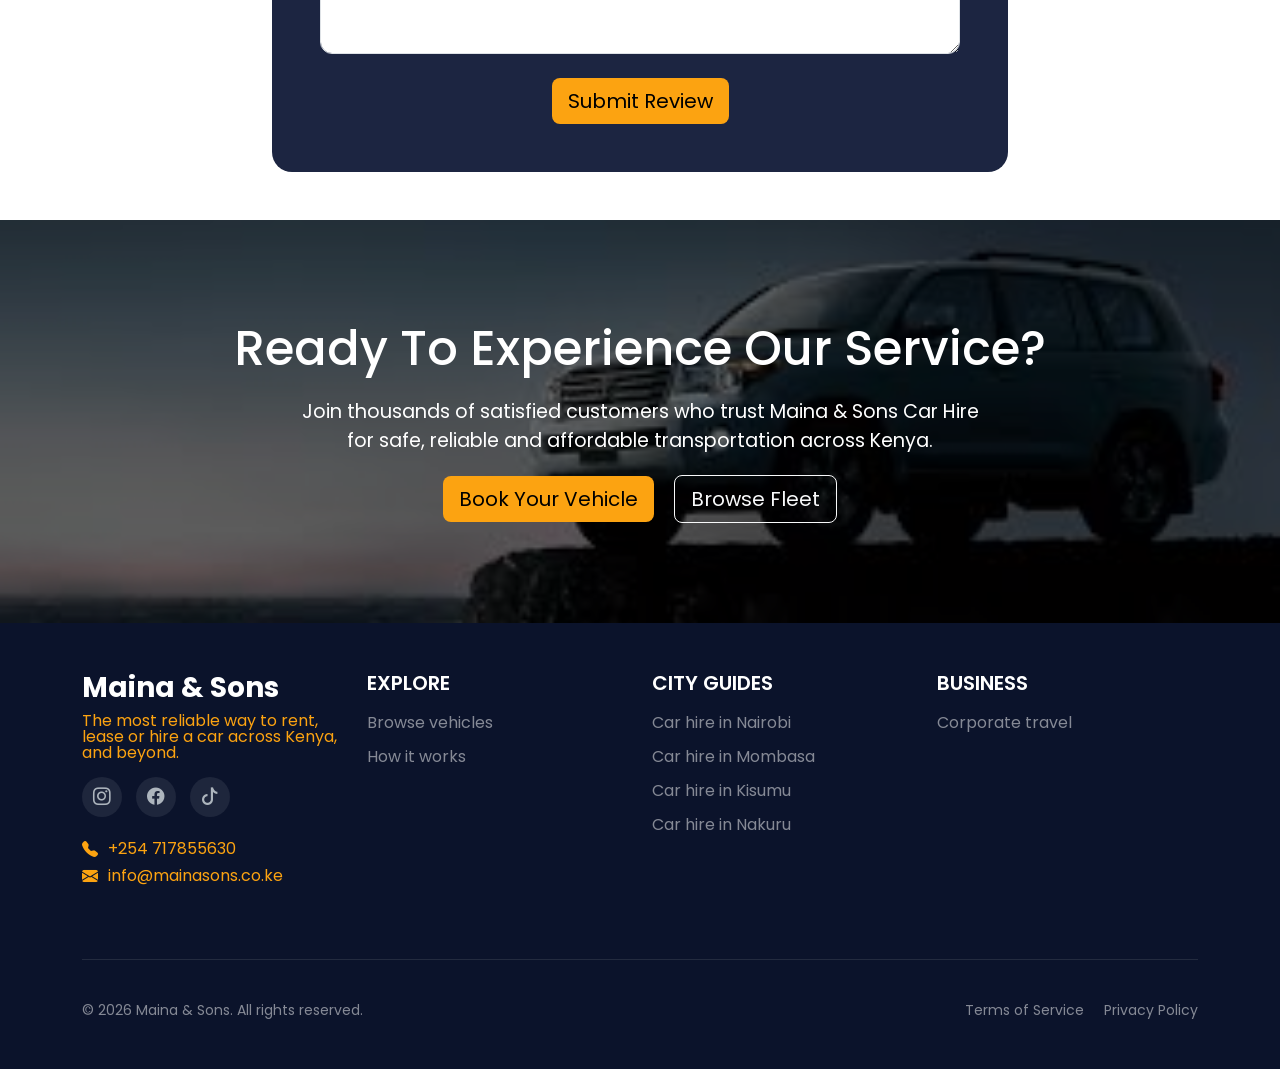
<file: reviews.html>
<!DOCTYPE html>
<html lang="en">
    <head>
        <meta charset="UTF-8">
        <meta name="viewport" content="width=device-width, initial-scale=1.0">
        <title>Maina & Sons Car Hire</title>
        <!-- Bootstrap 5 CSS -->
        <link href="https://cdn.jsdelivr.net/npm/bootstrap@5.3.8/dist/css/bootstrap.min.css" rel="stylesheet" crossorigin="anonymous">

        <!-- Bootstrap Icons -->
        <link rel="stylesheet" href="https://cdn.jsdelivr.net/npm/bootstrap-icons@1.13.1/font/bootstrap-icons.min.css">

        <!-- Google Fonts -->
        <link href="https://fonts.googleapis.com/css2?family=Poppins:wght@300;400;500;600;700&display=swap"
        rel="stylesheet">

        <!-- Custom CSS-->
        <link rel="stylesheet" href="css/style.css">
    </head>
    <body>
        <!-- Universal Responsive Navigation Bar -->
        <nav class="navbar navbar-expand-lg navbar-dark fixed-top">
            <div class="container">
                <a class="navbar-brand fw-bold text-warning" href="index.html"> Maina & Sons Car Hire</a>
                <button class="navbar-toggler" type="button" data-bs-toggle="collapse" data-bs-target="#navbar" aria-controls="navbar" aria-expanded="false" aria-label="Toggle navigation">
                    <span class="navbar-toggler-icon"></span>
                </button>
                <div class="collapse navbar-collapse" id="navbar">
                    <ul class="navbar-nav ms-auto">
                        <li class="nav-item"><a class="nav-link" href="index.html">Home</a></li>
                        <li class="nav-item"><a class="nav-link" href="fleet.html">Our Fleet</a></li>
                        <li class="nav-item"><a class="nav-link" href="pricing.html">Rates</a></li>
                        <li class="nav-item"><a class="nav-link" href="services.html">Services</a></li>
                        <li class="nav-item"><a class="nav-link" href="locations.html">Locations</a></li>
                        <li class="nav-item"><a class="nav-link" href="about.html">About</a></li>
                        <li class="nav-item"><a class="nav-link active" href="reviews.html">Reviews</a></li>
                        <li class="nav-item"><a class="nav-link" href="faq.html">FAQs</a></li>
                        <li class="nav-item"><a class="nav-link" href="contact.html">Book Now</a></li>
                        
                    </ul>
                </div>
                <li class="nav-item">
                    <button id="themeToggle" class="nav-link border-0 bg-transparent">
                        <i class="bi bi-moon-fill" id="themeIcon"></i>
                    </button>
                </li>
            </div>
        </nav>

        <header class="review-banner">
            <div class="container text-center text-white">
                <div class="text-center">
                    <br>
                    <h2 class="display-3 fw-bold">
                        What Our Customers Say
                    </h2>
                    <p class="lead my-4">
                        Thousands of travellers trust Maina & Sons Car Hire for reliable,
                        affordable and comfortable transport across Kenya.
                    </p>
                    <div class="display-3 fw-bold text-warning">
                        4.9
                    </div>

                    <div class="mb-3">
                        <i class="bi bi-star-fill text-warning fs-3"></i>
                        <i class="bi bi-star-fill text-warning fs-3"></i>
                        <i class="bi bi-star-fill text-warning fs-3"></i>
                        <i class="bi bi-star-fill text-warning fs-3"></i>
                        <i class="bi bi-star-half text-warning fs-3"></i>
                    </div>
                    <h5>
                        Based on 1,200+ Verified Reviews
                    </h5>
                </div>
            </div>
        </header>

        <div class="container mt-3">
            <button onclick="goBack()" class="btn btn-outline-secondary btn-sm">
                <i class="bi bi-arrow-left"></i> Go Back
            </button>
        </div>

        <section class="py-5">
            <div class="container">
                <div class="row g-4 text-center">
                    <div class="col-md-3">
                        <div class="feature-box p-4">
                            <i class="bi bi-emoji-smile-fill text-warning fs-1"></i>
                            <h2 class="counter" data-target="1200">
                                0
                            </h2>
                            <p>
                                Happy Customers
                            </p>
                        </div>
                    </div>

                    <div class="col-md-3">
                        <div class="feature-box p-4">
                            <i class="bi bi-star-fill text-warning fs-1"></i>
                            <h2 class="counter" data-target="98">
                                0
                            </h2>
                            <p>
                                Customer Satisfaction (%)
                            </p>
                        </div>
                    </div>

                    <div class="col-md-3">
                        <div class="feature-box p-4">
                            <i class="bi bi-car-front-fill text-warning fs-1"></i>
                            <h2 class="counter" data-target="600">
                                0
                            </h2>
                            <p>
                                Vehicles Hired Monthly
                            </p>
                        </div>
                    </div>

                    <div class="col-md-3">
                        <div class="feature-box p-4">
                            <i class="bi bi-arrow-repeat text-warning fs-1"></i>
                            <h2 class="counter" data-target="87">
                                0
                            </h2>
                            <p>
                                Returning Customers (%)
                            </p>
                        </div>
                    </div>
                </div>
            </div>
        </section>

        <section class="py-5 bg-light">
            <div class="container">
                <div class="text-center mb-5">
                    <h2 class="section-title">
                        Customer Reviews
                    </h2>
                    <p class="text-muted">
                        See what our happy customers say about their experience with Maina & Sons Car Hire.
                    </p>
                </div>
                <div class="row g-4">
                    
                    <div class="col-lg-4 col-md-6 review-card">
                        <div class="feature-box p-4 h-100">
                            <div class="d-flex align-items-center mb-3">
                                <img src="images/reviews/review1.jpg"
                                    alt="Customer review by Brian Mwangi"
                                    class="rounded-circle me-3"
                                    width="70"
                                    height="70">
                                <div>
                                    <h5 class="mb-0">
                                        Brian Mwangi
                                    </h5>
                                    <small class="text-success">
                                        <i class="bi bi-patch-check-fill"></i>
                                        Verified Customer
                                    </small>
                                </div>
                            </div>

                            <div class="text-warning mb-3">
                                ★★★★★
                            </div>
                            <p>
                                Hiring a vehicle was quick and stress-free.
                                The Toyota Prado was clean, comfortable and
                                perfect for our family road trip.
                            </p>
                            
                            <hr>

                            <p class="mb-1">
                                <i class="bi bi-car-front-fill text-warning"></i>
                                <strong>Vehicle:</strong>
                                Toyota Prado TX
                            </p>
                            <p class="mb-3">
                                <i class="bi bi-geo-alt-fill text-warning"></i>
                                <strong>Branch:</strong>
                                Nairobi Branch
                            </p>

                            <div class="d-flex justify-content-between align-items-center">
                                <small class="review-date">
                                    March 2026
                                </small>
                            </div>

                            <button class="btn btn-outline-warning btn-sm mt-3 w-100 helpful-btn" data-count="42">
                                👍 Helpful (<span>42</span>)
                            </button>
                        </div>
                    </div>

                    <div class="col-lg-4 col-md-6 review-card">
                        <div class="feature-box p-4 h-100">
                            <div class="d-flex align-items-center mb-3">
                                <img src="images/reviews/review2.jpg"
                                    alt="Customer review by Grace Njeri"
                                    class="rounded-circle me-3"
                                    width="70"
                                    height="70">
                                <div>
                                    <h5 class="mb-0">
                                        Grace Njeri
                                    </h5>
                                    <small class="text-success">
                                        <i class="bi bi-patch-check-fill"></i>
                                        Verified Customer
                                    </small>
                                </div>
                            </div>

                            <div class="text-warning mb-3">
                                ★★★★★
                            </div>
                            <p>
                                The chauffeur arrived early and was extremely
                                professional. Excellent service from booking
                                to drop-off.
                            </p>
                            
                            <hr>

                            <p class="mb-1">
                                <i class="bi bi-car-front-fill text-warning"></i>
                                <strong>Vehicle:</strong>
                                Mercedes-Benz E-Class
                            </p>
                            <p class="mb-3">
                                <i class="bi bi-geo-alt-fill text-warning"></i>
                                <strong>Branch:</strong>
                                Nairobi Branch
                            </p>

                            <div class="d-flex justify-content-between align-items-center">
                                <small class="review-date">
                                    February 2026
                                </small>
                            </div>

                            <button class="btn btn-outline-warning btn-sm mt-3 w-100 helpful-btn" data-count="38">
                                👍 Helpful (<span>38</span>)
                            </button>
                        </div>
                    </div>

                    <div class="col-lg-4 col-md-6 review-card">
                        <div class="feature-box p-4 h-100">
                            <div class="d-flex align-items-center mb-3">
                                <img src="images/reviews/review3.jpg"
                                    alt="Customer review by Kevin Otieno"
                                    class="rounded-circle me-3"
                                    width="70"
                                    height="70">
                                <div>
                                    <h5 class="mb-0">
                                        Kevin Otieno
                                    </h5>
                                    <small class="text-success">
                                        <i class="bi bi-patch-check-fill"></i>
                                        Verified Customer
                                    </small>
                                </div>
                            </div>

                            <div class="text-warning mb-3">
                                ★★★★★
                            </div>
                            <p>
                                Affordable prices, friendly staff and a very
                                smooth booking process. I'll definitely hire
                                from Maina & Sons again.
                            </p>
                            
                            <hr>

                            <p class="mb-1">
                                <i class="bi bi-car-front-fill text-warning"></i>
                                <strong>Vehicle:</strong>
                                Toyota Fielder
                            </p>
                            <p class="mb-3">
                                <i class="bi bi-geo-alt-fill text-warning"></i>
                                <strong>Branch:</strong>
                                Mombasa Branch
                            </p>

                            <div class="d-flex justify-content-between align-items-center">
                                <small class="review-date">
                                    January 2026
                                </small>
                            </div>

                            <button class="btn btn-outline-warning btn-sm mt-3 w-100 helpful-btn" data-count="25">
                                👍 Helpful (<span>25</span>)
                            </button>
                        </div>
                    </div>

                    <div class="col-lg-4 col-md-6 review-card">
                        <div class="feature-box p-4 h-100">
                            <div class="d-flex align-items-center mb-3">
                                <img src="images/reviews/review4.jpg"
                                    alt="Customer review by Jane Wanjiku"
                                    class="rounded-circle me-3"
                                    width="70"
                                    height="70">
                                <div>
                                    <h5 class="mb-0">
                                        Jane Wanjiku
                                    </h5>
                                    <small class="text-success">
                                        <i class="bi bi-patch-check-fill"></i>
                                        Verified Customer
                                    </small>
                                </div>
                            </div>

                            <div class="text-warning mb-3">
                                ★★★★★
                            </div>
                            <p>
                                We rented a wedding vehicle and everything was
                                beyond our expectations. Beautiful car and
                                excellent customer care.
                            </p>
                            
                            <hr>

                            <p class="mb-1">
                                <i class="bi bi-car-front-fill text-warning"></i>
                                <strong>Vehicle:</strong>
                                Range Rover Sport
                            </p>
                            <p class="mb-3">
                                <i class="bi bi-geo-alt-fill text-warning"></i>
                                <strong>Branch:</strong>
                                Nairobi Branch
                            </p>

                            <div class="d-flex justify-content-between align-items-center">
                                <small class="review-date">
                                    December 2025
                                </small>
                            </div>

                            <button class="btn btn-outline-warning btn-sm mt-3 w-100 helpful-btn" data-count="56">
                                👍 Helpful (<span>56</span>)
                            </button>
                        </div>
                    </div>

                    <div class="col-lg-4 col-md-6 review-card">
                        <div class="feature-box p-4 h-100">
                            <div class="d-flex align-items-center mb-3">
                                <img src="images/reviews/review5.jpg"
                                    alt="Customer review by Samuel Kiptoo"
                                    class="rounded-circle me-3"
                                    width="70"
                                    height="70">
                                <div>
                                    <h5 class="mb-0">
                                        Samuel Kiptoo
                                    </h5>
                                    <small class="text-success">
                                        <i class="bi bi-patch-check-fill"></i>
                                        Verified Customer
                                    </small>
                                </div>
                            </div>

                            <div class="text-warning mb-3">
                                ★★★★★
                            </div>
                            <p>
                                Airport pickup was punctual despite our delayed
                                flight. Very reliable and professional service.
                            </p>
                            
                            <hr>

                            <p class="mb-1">
                                <i class="bi bi-car-front-fill text-warning"></i>
                                <strong>Vehicle:</strong>
                                Toyota Alphard
                            </p>
                            <p class="mb-3">
                                <i class="bi bi-geo-alt-fill text-warning"></i>
                                <strong>Branch:</strong>
                                Eldoret Branch
                            </p>

                            <div class="d-flex justify-content-between align-items-center">
                                <small class="review-date">
                                    November 2025
                                </small>
                            </div>

                            <button class="btn btn-outline-warning btn-sm mt-3 w-100 helpful-btn" data-count="31">
                                👍 Helpful (<span>31</span>)
                            </button>
                        </div>
                    </div>

                    <div class="col-lg-4 col-md-6 review-card">
                        <div class="feature-box p-4 h-100">
                            <div class="d-flex align-items-center mb-3">
                                <img src="images/reviews/review6.jpg"
                                    alt="Customer review by Faith Achieng"
                                    class="rounded-circle me-3"
                                    width="70"
                                    height="70">
                                <div>
                                    <h5 class="mb-0">
                                        Faith Achieng
                                    </h5>
                                    <small class="text-success">
                                        <i class="bi bi-patch-check-fill"></i>
                                        Verified Customer
                                    </small>
                                </div>
                            </div>

                            <div class="text-warning mb-3">
                                ★★★★★
                            </div>
                            <p>
                                The Mazda CX-5 was spotless and fuel efficient.
                                Customer support was always available whenever
                                we needed assistance.
                            </p>
                            
                            <hr>

                            <p class="mb-1">
                                <i class="bi bi-car-front-fill text-warning"></i>
                                <strong>Vehicle:</strong>
                                Mazda CX-5
                            </p>
                            <p class="mb-3">
                                <i class="bi bi-geo-alt-fill text-warning"></i>
                                <strong>Branch:</strong>
                                Kisumu Branch
                            </p>

                            <div class="d-flex justify-content-between align-items-center">
                                <small class="review-date">
                                    October 2025
                                </small>
                            </div>

                            <button class="btn btn-outline-warning btn-sm mt-3 w-100 helpful-btn" data-count="47">
                                👍 Helpful (<span>47</span>)
                            </button>
                        </div>
                    </div>

                    <div class="col-lg-4 col-md-6 review-card extra-review d-none">
                        <div class="feature-box p-4 h-100">
                            <div class="d-flex align-items-center mb-3">
                                <img src="images/reviews/review7.jpg"
                                    alt="Customer review by Dennis Mutua"
                                    class="rounded-circle me-3"
                                    width="70"
                                    height="70">
                                <div>
                                    <h5 class="mb-0">
                                        Dennis Mutua
                                    </h5>
                                    <small class="text-success">
                                        <i class="bi bi-patch-check-fill"></i>
                                        Verified Customer
                                    </small>
                                </div>
                            </div>
                            <div class="text-warning mb-3">
                                ★★★★★
                            </div>
                            <p>
                                Their long-term leasing package saved our company
                                a lot of money. Highly recommended for businesses.
                            </p>
                            
                            <hr>

                            <p class="mb-1">
                                <i class="bi bi-car-front-fill text-warning"></i>
                                <strong>Vehicle:</strong>
                                Toyota Hilux Double Cab
                            </p>
                            <p class="mb-3">
                                <i class="bi bi-geo-alt-fill text-warning"></i>
                                <strong>Branch:</strong>
                                Nairobi Branch
                            </p>

                            <div class="d-flex justify-content-between align-items-center">
                                <small class="review-date">
                                    September 2025
                                </small>
                            </div>

                            <button class="btn btn-outline-warning btn-sm mt-3 w-100 helpful-btn" data-count="19">
                                👍 Helpful (<span>19</span>)
                            </button>
                        </div>
                    </div>

                    <div class="col-lg-4 col-md-6 review-card extra-review d-none">
                        <div class="feature-box p-4 h-100">
                            <div class="d-flex align-items-center mb-3">
                                <img src="images/reviews/review8.jpg"
                                    alt="Customer review by Mercy Wambui"
                                    class="rounded-circle me-3"
                                    width="70"
                                    height="70">
                                <div>
                                    <h5 class="mb-0">Mercy Wambui</h5>
                                    <small class="text-success">
                                        <i class="bi bi-patch-check-fill"></i>
                                        Verified Customer
                                    </small>
                                </div>
                            </div>
                            <div class="text-warning mb-3">
                                ★★★★★
                            </div>
                            <p>
                                Booking online was simple and quick. The staff answered
                                every question before I collected my vehicle.
                            </p>
                            
                            <hr>

                            <p class="mb-1">
                                <i class="bi bi-car-front-fill text-warning"></i>
                                <strong>Vehicle:</strong>
                                Nissan X-Trail
                            </p>
                            <p class="mb-3">
                                <i class="bi bi-geo-alt-fill text-warning"></i>
                                <strong>Branch:</strong>
                                Nakuru Branch
                            </p>

                            <div class="d-flex justify-content-between align-items-center">
                                <small class="review-date">
                                    August 2025
                                </small>
                            </div>

                            <button class="btn btn-outline-warning btn-sm mt-3 w-100 helpful-btn" data-count="22">
                                👍 Helpful (<span>22</span>)
                            </button>
                        </div>
                    </div>

                    <div class="col-lg-4 col-md-6 review-card extra-review d-none">
                        <div class="feature-box p-4 h-100">
                            <div class="d-flex align-items-center mb-3">
                                <img src="images/reviews/review9.jpg"
                                    alt="Customer review by Daniel Kimani"
                                    class="rounded-circle me-3"
                                    width="70"
                                    height="70">
                                <div>
                                    <h5 class="mb-0">Daniel Kimani</h5>
                                    <small class="text-success">
                                        <i class="bi bi-patch-check-fill"></i>
                                        Verified Customer
                                    </small>
                                </div>
                            </div>
                            <div class="text-warning mb-3">
                                ★★★★★
                            </div>
                            <p>
                                Their Toyota Hilux handled our construction project
                                perfectly. Great condition and excellent pricing.
                            </p>
                            
                            <hr>

                            <p class="mb-1">
                                <i class="bi bi-car-front-fill text-warning"></i>
                                <strong>Vehicle:</strong>
                                Toyota Hilux Pick-up
                            </p>
                            <p class="mb-3">
                                <i class="bi bi-geo-alt-fill text-warning"></i>
                                <strong>Branch:</strong>
                                Nairobi Branch
                            </p>

                            <div class="d-flex justify-content-between align-items-center">
                                <small class="review-date">
                                    July 2025
                                </small>
                            </div>

                            <button class="btn btn-outline-warning btn-sm mt-3 w-100 helpful-btn" data-count="64">
                                👍 Helpful (<span>64</span>)
                            </button>
                        </div>
                    </div>

                    <div class="col-lg-4 col-md-6 review-card extra-review d-none">
                        <div class="feature-box p-4 h-100">
                            <div class="d-flex align-items-center mb-3">
                                <img src="images/reviews/review10.jpg"
                                    alt="Customer review by Esther Nyambura"
                                    class="rounded-circle me-3"
                                    width="70"
                                    height="70">
                                <div>
                                    <h5 class="mb-0">Esther Nyambura</h5>
                                    <small class="text-success">
                                        <i class="bi bi-patch-check-fill"></i>
                                        Verified Customer
                                    </small>
                                </div>
                            </div>
                            <div class="text-warning mb-3">
                                ★★★★★
                            </div>
                            <p>
                                Clean interiors, smooth ride and outstanding customer
                                service. Highly recommended.
                            </p>
                            
                            <hr>

                            <p class="mb-1">
                                <i class="bi bi-car-front-fill text-warning"></i>
                                <strong>Vehicle:</strong>
                                Honda CR-V
                            </p>
                            <p class="mb-3">
                                <i class="bi bi-geo-alt-fill text-warning"></i>
                                <strong>Branch:</strong>
                                Mombasa Branch
                            </p>

                            <div class="d-flex justify-content-between align-items-center">
                                <small class="review-date">
                                    June 2025
                                </small>
                            </div>

                            <button class="btn btn-outline-warning btn-sm mt-3 w-100 helpful-btn" data-count="15">
                                👍 Helpful (<span>15</span>)
                            </button>
                        </div>
                    </div>

                    <div class="col-lg-4 col-md-6 review-card extra-review d-none">
                        <div class="feature-box p-4 h-100">
                            <div class="d-flex align-items-center mb-3">
                                <img src="images/reviews/review11.jpg"
                                    alt="Customer review by Peter Mwangi"
                                    class="rounded-circle me-3"
                                    width="70"
                                    height="70">
                                <div>
                                    <h5 class="mb-0">Peter Mwangi</h5>
                                    <small class="text-success">
                                        <i class="bi bi-patch-check-fill"></i>
                                        Verified Customer
                                    </small>
                                </div>
                            </div>
                            <div class="text-warning mb-3">
                                ★★★★★
                            </div>
                            <p>
                                I rented the Mercedes Benz C200 for a business meeting.
                                It looked amazing and drove perfectly.
                            </p>
                            
                            <hr>

                            <p class="mb-1">
                                <i class="bi bi-car-front-fill text-warning"></i>
                                <strong>Vehicle:</strong>
                                Mercedes Benz C200
                            </p>
                            <p class="mb-3">
                                <i class="bi bi-geo-alt-fill text-warning"></i>
                                <strong>Branch:</strong>
                                Nairobi Branch
                            </p>

                            <div class="d-flex justify-content-between align-items-center">
                                <small class="review-date">
                                    May 2025
                                </small>
                            </div>

                            <button class="btn btn-outline-warning btn-sm mt-3 w-100 helpful-btn" data-count="88">
                                👍 Helpful (<span>88</span>)
                            </button>
                        </div>
                    </div>

                    <div class="col-lg-4 col-md-6 review-card extra-review d-none">
                        <div class="feature-box p-4 h-100">
                            <div class="d-flex align-items-center mb-3">
                                <img src="images/reviews/review12.jpg"
                                    alt="Customer review by Sharon Atieno"
                                    class="rounded-circle me-3"
                                    width="70"
                                    height="70">
                                <div>
                                    <h5 class="mb-0">Sharon Atieno</h5>
                                    <small class="text-success">
                                        <i class="bi bi-patch-check-fill"></i>
                                        Verified Customer
                                    </small>
                                </div>
                            </div>
                            <div class="text-warning mb-3">
                                ★★★★★
                            </div>
                            <p>
                                Friendly team and affordable rates. Returning the vehicle
                                was just as easy as collecting it.
                            </p>
                            
                            <hr>

                            <p class="mb-1">
                                <i class="bi bi-car-front-fill text-warning"></i>
                                <strong>Vehicle:</strong>
                                Toyota Vitz
                            </p>
                            <p class="mb-3">
                                <i class="bi bi-geo-alt-fill text-warning"></i>
                                <strong>Branch:</strong>
                                Kisumu Branch
                            </p>

                            <div class="d-flex justify-content-between align-items-center">
                                <small class="review-date">
                                    April 2025
                                </small>
                            </div>

                            <button class="btn btn-outline-warning btn-sm mt-3 w-100 helpful-btn" data-count="12">
                                👍 Helpful (<span>12</span>)
                            </button>
                        </div>
                    </div>

                    <div class="col-lg-4 col-md-6 review-card extra-review d-none">
                        <div class="feature-box p-4 h-100">
                            <div class="d-flex align-items-center mb-3">
                                <img src="images/reviews/review13.jpg"
                                    alt="Customer review by Collins Omondi"
                                    class="rounded-circle me-3"
                                    width="70"
                                    height="70">
                                <div>
                                    <h5 class="mb-0">Collins Omondi</h5>
                                    <small class="text-success">
                                        <i class="bi bi-patch-check-fill"></i>
                                        Verified Customer
                                    </small>
                                </div>
                            </div>
                            <div class="text-warning mb-3">
                                ★★★★★
                            </div>
                            <p>
                                Our safari group hired two vehicles and everything was
                                perfectly organised from beginning to end.
                            </p>
                            
                            <hr>

                            <p class="mb-1">
                                <i class="bi bi-car-front-fill text-warning"></i>
                                <strong>Vehicle:</strong>
                                Toyota Land Cruiser V8
                            </p>
                            <p class="mb-3">
                                <i class="bi bi-geo-alt-fill text-warning"></i>
                                <strong>Branch:</strong>
                                Nairobi Branch
                            </p>

                            <div class="d-flex justify-content-between align-items-center">
                                <small class="review-date">
                                    March 2025
                                </small>
                            </div>

                            <button class="btn btn-outline-warning btn-sm mt-3 w-100 helpful-btn" data-count="105">
                                👍 Helpful (<span>105</span>)
                            </button>
                        </div>
                    </div>

                    <div class="col-lg-4 col-md-6 review-card extra-review d-none">
                        <div class="feature-box p-4 h-100">
                            <div class="d-flex align-items-center mb-3">
                                <img src="images/reviews/review14.jpg"
                                    alt="Customer review by Irene Mutiso"
                                    class="rounded-circle me-3"
                                    width="70"
                                    height="70">
                                <div>
                                    <h5 class="mb-0">Irene Mutiso</h5>
                                    <small class="text-success">
                                        <i class="bi bi-patch-check-fill"></i>
                                        Verified Customer
                                    </small>
                                </div>
                            </div>
                            <div class="text-warning mb-3">
                                ★★★★★
                            </div>
                            <p>
                                One of the best car hire companies I've ever used.
                                Professional, honest and very dependable.
                            </p>
                            
                            <hr>

                            <p class="mb-1">
                                <i class="bi bi-car-front-fill text-warning"></i>
                                <strong>Vehicle:</strong>
                                Subaru Forester
                            </p>
                            <p class="mb-3">
                                <i class="bi bi-geo-alt-fill text-warning"></i>
                                <strong>Branch:</strong>
                                Nairobi Branch
                            </p>

                            <div class="d-flex justify-content-between align-items-center">
                                <small class="review-date">
                                    February 2025
                                </small>
                            </div>

                            <button class="btn btn-outline-warning btn-sm mt-3 w-100 helpful-btn" data-count="29">
                                👍 Helpful (<span>29</span>)
                            </button>
                        </div>
                    </div>

                </div>

                <div class="text-center mt-5">
                    <button
                        class="btn btn-warning btn-lg"
                        id="loadMoreReviews">
                        Load More Reviews
                    </button>
                </div>
            </div>
        </section>

        <section class="py-5">
            <div class="container">
                <div class="row justify-content-center">
                    <div class="col-lg-8">
                        <div class="feature-box p-5">
                            <div class="text-center mb-4">
                                <h2 class="section-title text-white">
                                    Leave Your Review
                                </h2>
                                <p class="">
                                    We'd love to hear about your experience with Maina & Sons Car Hire.
                                </p>
                            </div>

                            <form id="reviewForm">
                                <div class="row">
                                    <div class="col-md-6 mb-3">
                                        <label class="form-label">
                                            Full Name
                                        </label>
                                        <input
                                            type="text"
                                            class="form-control"
                                            required>
                                    </div>

                                    <div class="col-md-6 mb-3">
                                        <label class="form-label">
                                            Rating
                                        </label>
                                        <select class="form-select">
                                            <option>★★★★★ Excellent</option>
                                            <option>★★★★☆ Very Good</option>
                                            <option>★★★☆☆ Good</option>
                                            <option>★★☆☆☆ Fair</option>
                                            <option>★☆☆☆☆ Poor</option>
                                        </select>
                                    </div>
                                </div>

                                <div class="mb-4">
                                    <label class="form-label">
                                        Your Review
                                    </label>
                                    <textarea
                                        rows="5"
                                        class="form-control"
                                        required></textarea>
                                </div>
                                <div class="text-center">
                                    <button class="btn btn-warning btn-lg">
                                        Submit Review
                                    </button>
                                </div>
                                <div id="reviewMessage" class="alert alert-success mt-4 d-none">
                                    <i class="bi bi-check-circle-fill"></i>
                                    Thank you for your review! Your feedback has been received successfully.
                                </div>
                            </form>
                        </div>
                    </div>
                </div>
            </div>
        </section>

        <section class="cta-section">
            <div class="container">
                <div class="cta-card text-center">
                    <h2>
                        Ready To Experience Our Service?
                    </h2>
                    <p>
                        Join thousands of satisfied customers who trust
                        Maina & Sons Car Hire for safe, reliable and
                        affordable transportation across Kenya.
                    </p>
                    <a
                        href="contact.html"
                        class="btn btn-warning btn-lg me-3">
                        Book Your Vehicle
                    </a>
                    <a
                        href="fleet.html"
                        class="btn btn-outline-light btn-lg">
                        Browse Fleet
                    </a>
                </div>
            </div>
        </section>


        <footer class="footer py-5" style="background-color: #0b132b; color: #fca311;">
            <div class="container">
                <div class="row">
                    <div class="col-md-3 mb-4">
                        <h3 class="text-white fw-bold">Maina & Sons</h3>
                        <p>The most reliable way to rent, lease or hire a car across Kenya, and beyond.</p>
                        <div class="social-links mb-4">
                            <a href="https://www.instagram.com/victor.m.m_" target="_blank" rel="noopener noreferrer" data-bs-target="tooltip" data-bs-placement="top" title="Follow us on Instagram" aria-label="Instagram"><i class="bi bi-instagram"></i></a>
                            <a href="https://www.facebook.com/maina" data-bs-toggle="tooltip" data-bs-placement="top" title="Like us on Facebook" aria-label="Facebook"><i class="bi bi-facebook"></i></a>
                            <a href="https://www.tiktok.com/__v1ctxr__" target="_blank" rel="noopener noreferrer" data-bs-toggle="tooltip" data-bs-placement="top" title="Follow us on TikTok" aria-label="TikTok"><i class="bi bi-tiktok"></i></a>
                        </div>

                        <div class="contact-info">
                            <p>
                                <i class="bi bi-telephone-fill"></i>
                                    +254 717855630
                            </p>
                            <p>
                                <i class="bi bi-envelope-fill"></i>
                                    info@mainasons.co.ke
                            </p>
                        </div>
                    </div>

                    <div class="col-md-3 mb-4">
                        <h5 class="text-white mb-3">EXPLORE</h5>
                        <ul class="list-unstyled">
                            <li><a href="fleet.html" class="text-decoration-none text-white-50">Browse vehicles</a></li>
                            <li><a href="index.html#how-it-works" class="text-decoration-none text-white-50">How it works</a></li>
                        </ul>
                    </div>

                    <div class="col-md-3 mb-4">
                        <h5 class="text-white mb-3">CITY GUIDES</h5>
                        <ul class="list-unstyled">
                            <li><a href="city-guides.html#nairobi" class="text-decoration-none text-white-50">Car hire in Nairobi</a></li>
                            <li><a href="city-guides.html#mombasa" class="text-decoration-none text-white-50">Car hire in Mombasa</a></li>
                            <li><a href="city-guides.html#kisumu" class="text-decoration-none text-white-50">Car hire in Kisumu</a></li>
                            <li><a href="city-guides.html#nakuru" class="text-decoration-none text-white-50">Car hire in Nakuru</a></li>
                        </ul>
                    </div>

                    <div class="col-md-3 mb-4">
                        <h5 class="text-white mb-3">BUSINESS</h5>
                        <ul class="list-unstyled">
                            <li><a href="corporate.html" class="text-decoration-none text-white-50">Corporate travel</a></li>
                        </ul>
                    </div>
                </div>
                <hr class="border-secondary">
                <div class="row text-muted small">
                    <div class="col-md-6 text-white-50">&copy; 2026 Maina & Sons. All rights reserved.</div>
                    <div class="col-md-6 text-md-end">
                        <a href="terms.html" class="text-decoration-none text-white-50 me-3">Terms of Service</a>
                        <a href="privacy.html" class="text-decoration-none text-white-50">Privacy Policy</a>
                    </div>
                </div>
            </div>
        </footer>

        <script src="https://cdn.jsdelivr.net/npm/bootstrap@5.3.8/dist/js/bootstrap.bundle.min.js"></script>
        <script src="js/script.js"></script>

    </body>
</html>
</file>
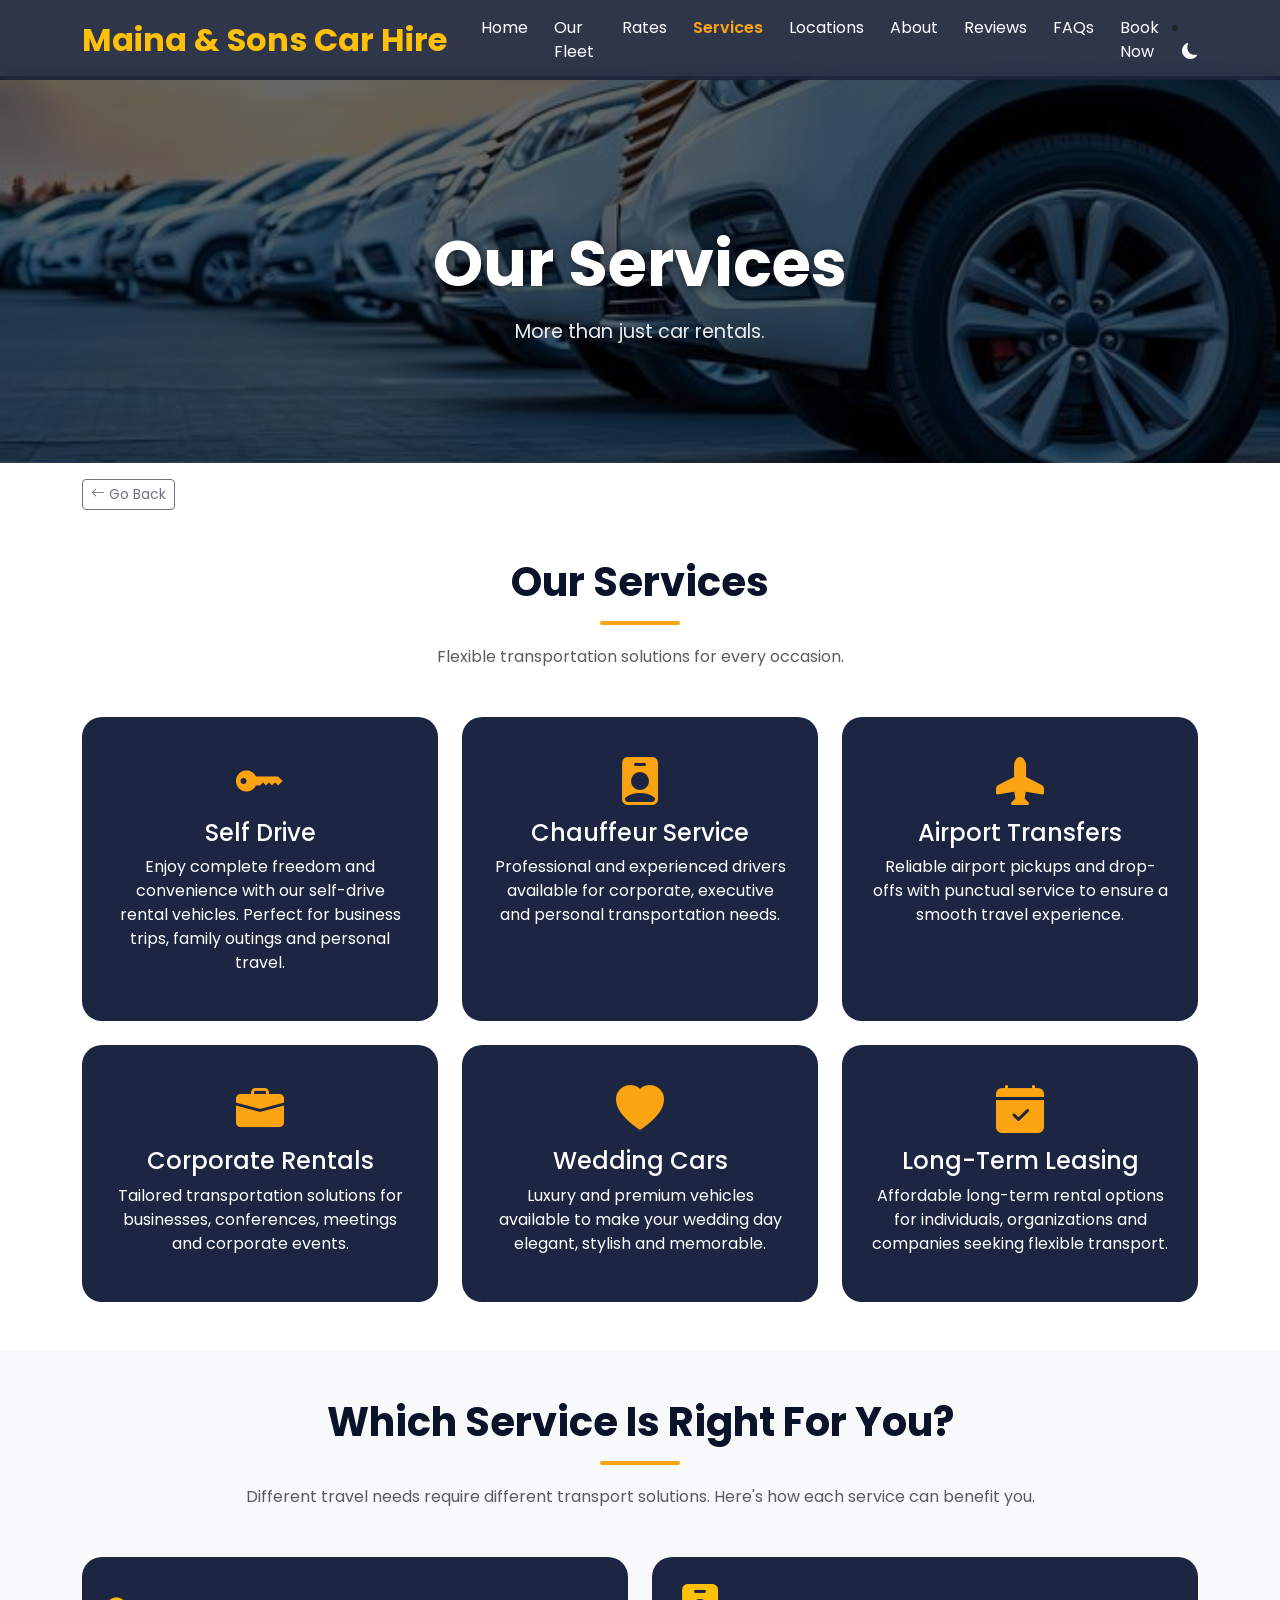
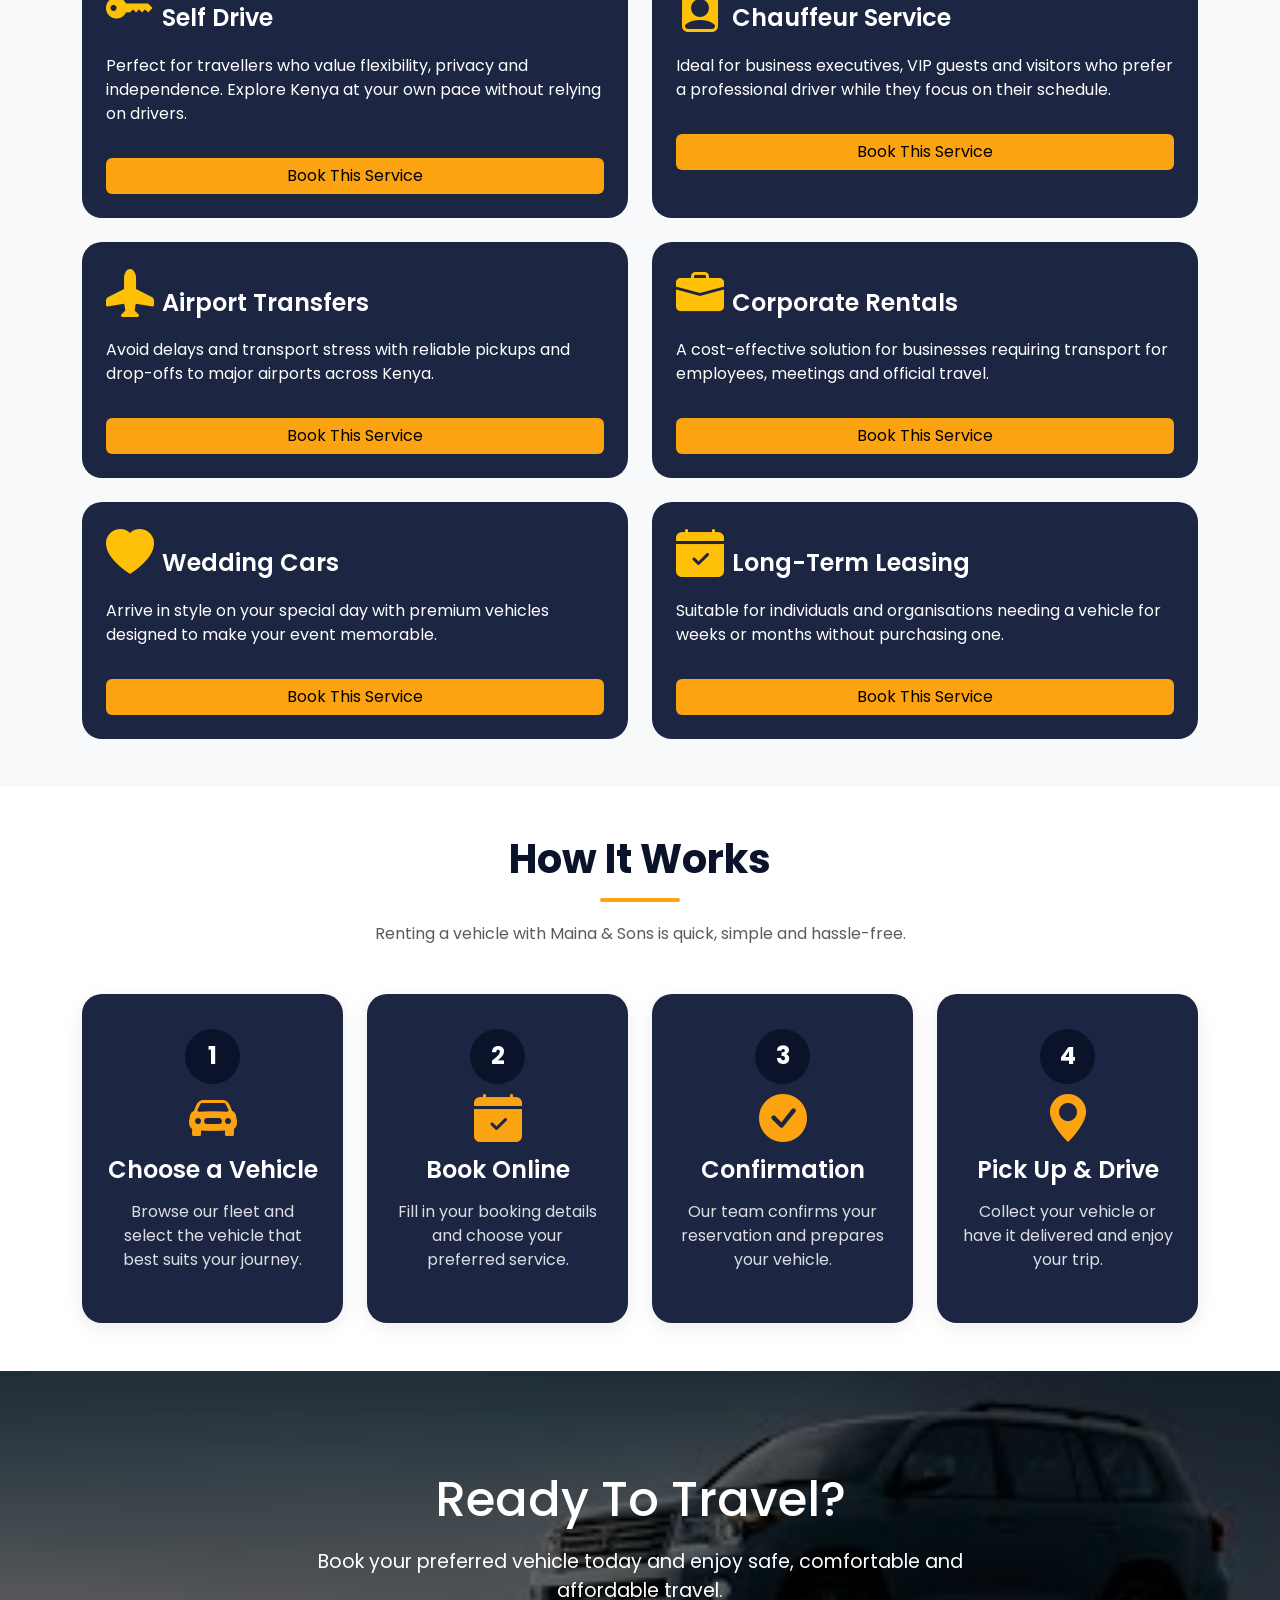
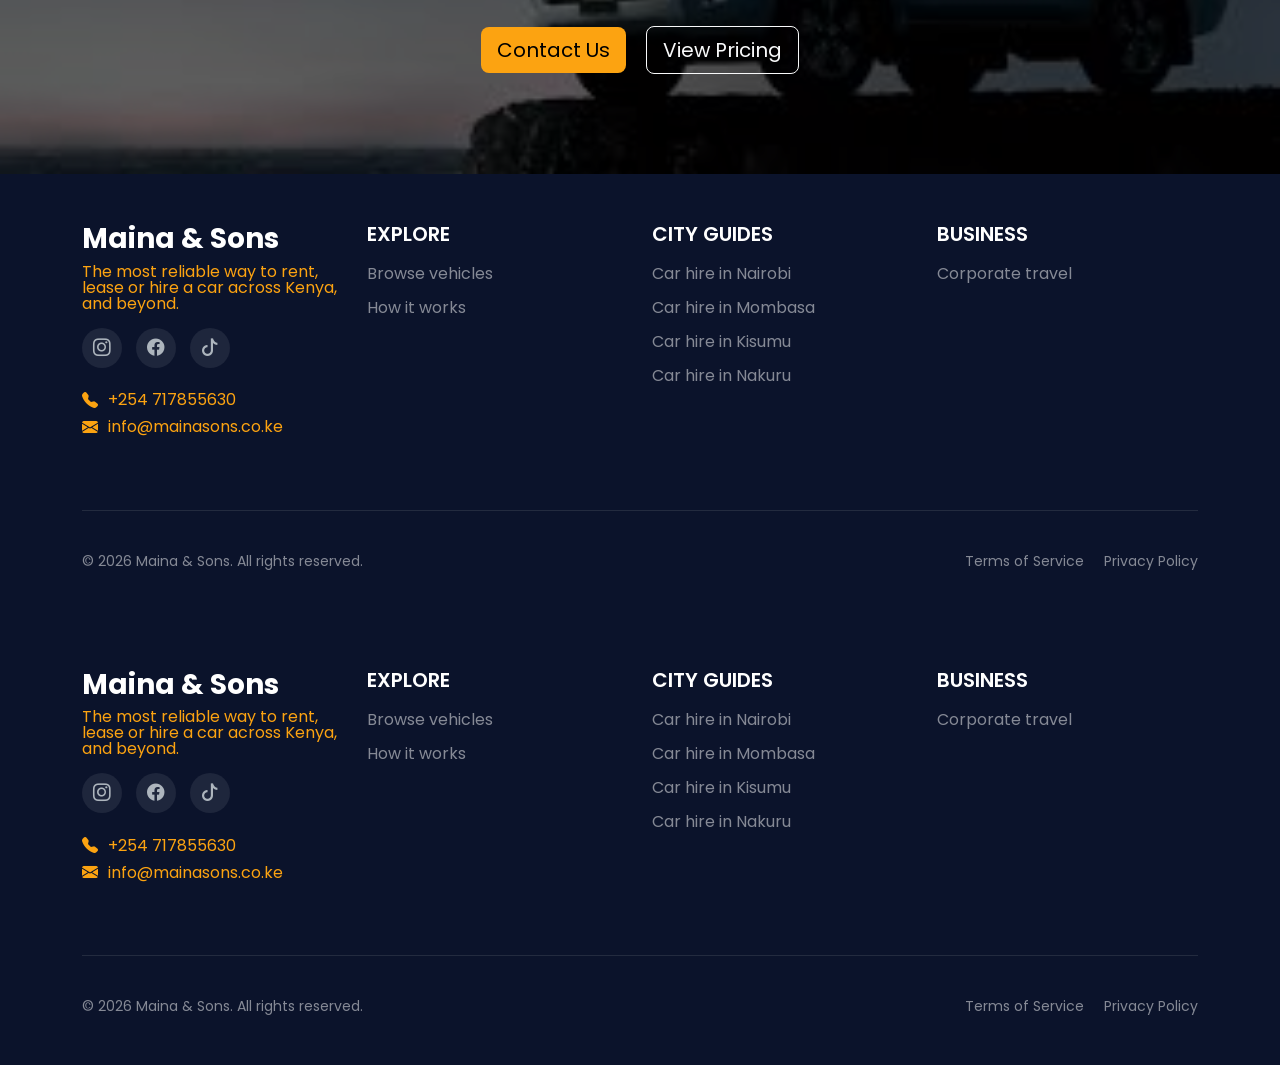
<file: services.html>
<!DOCTYPE html>
<html lang="en">
    <head>
        <meta charset="UTF-8">
        <meta name="viewport" content="width=device-width, initial-scale=1.0">
        <title>Maina & Sons Car Hire</title>
        <!-- Bootstrap 5 CSS -->
        <link href="https://cdn.jsdelivr.net/npm/bootstrap@5.3.8/dist/css/bootstrap.min.css" rel="stylesheet" crossorigin="anonymous">

        <!-- Bootstrap Icons -->
        <link rel="stylesheet" href="https://cdn.jsdelivr.net/npm/bootstrap-icons@1.13.1/font/bootstrap-icons.min.css">

        <!-- Google Fonts -->
        <link href="https://fonts.googleapis.com/css2?family=Poppins:wght@300;400;500;600;700&display=swap"
        rel="stylesheet">

        <!-- Custom CSS-->
        <link rel="stylesheet" href="css/style.css">
    </head>
    <body>
        <!-- Universal Responsive Navigation Bar -->
        <nav class="navbar navbar-expand-lg navbar-dark fixed-top">
            <div class="container">
                <a class="navbar-brand fw-bold text-warning" href="index.html"> Maina & Sons Car Hire</a>
                <button class="navbar-toggler" type="button" data-bs-toggle="collapse" data-bs-target="#navbar" aria-controls="navbar" aria-expanded="false" aria-label="Toggle navigation">
                    <span class="navbar-toggler-icon"></span>
                </button>
                <div class="collapse navbar-collapse" id="navbar">
                    <ul class="navbar-nav ms-auto">
                        <li class="nav-item"><a class="nav-link" href="index.html">Home</a></li>
                        <li class="nav-item"><a class="nav-link" href="fleet.html">Our Fleet</a></li>
                        <li class="nav-item"><a class="nav-link" href="pricing.html">Rates</a></li>
                        <li class="nav-item"><a class="nav-link active" href="services.html">Services</a></li>
                        <li class="nav-item"><a class="nav-link" href="locations.html">Locations</a></li>
                        <li class="nav-item"><a class="nav-link" href="about.html">About</a></li>
                        <li class="nav-item"><a class="nav-link" href="reviews.html">Reviews</a></li>
                        <li class="nav-item"><a class="nav-link" href="faq.html">FAQs</a></li>
                        <li class="nav-item"><a class="nav-link" href="contact.html">Book Now</a></li>
                        
                    </ul>
                </div>
                <li class="nav-item">
                    <button id="themeToggle" class="nav-link border-0 bg-transparent">
                        <i class="bi bi-moon-fill" id="themeIcon"></i>
                    </button>
                </li>
            </div>
        </nav>

        <header class="page-banner">
            <div class="container text-center">
                <h1>Our Services</h1>
                <p>More than just car rentals.</p>
            </div>
        </header>

        <div class="container mt-3">
            <button onclick="goBack()" class="btn btn-outline-secondary btn-sm">
                <i class="bi bi-arrow-left"></i> Go Back
            </button>
        </div>


        <section class="services-section py-5 bg-white">
            <div class="container">
                <div class="text-center mb-5">
                    <h2 class="section-title">
                        Our Services
                    </h2>
                    <p class="text-muted">
                        Flexible transportation solutions for every occasion.
                    </p>
                </div>
                <div class="row g-4">
                    <div class="col-md-4">
                        <div class="service-card">
                            <i class="bi bi-key-fill"></i>
                            <h4>Self Drive</h4>
                            <p>
                                Enjoy complete freedom and convenience with our self-drive rental vehicles.
                                Perfect for business trips, family outings and personal travel.
                            </p>
                        </div>
                    </div>

                    <div class="col-md-4">
                        <div class="service-card">
                            <i class="bi bi-person-badge-fill"></i>
                            <h4>Chauffeur Service</h4>
                            <p>
                                Professional and experienced drivers available for corporate,
                                executive and personal transportation needs.
                            </p>
                        </div>
                    </div>

                    <div class="col-md-4">
                        <div class="service-card">
                            <i class="bi bi-airplane-fill"></i>
                            <h4>Airport Transfers</h4>
                            <p>
                                Reliable airport pickups and drop-offs with punctual service
                                to ensure a smooth travel experience.
                            </p>
                        </div>
                    </div>

                    <div class="col-md-4">
                        <div class="service-card">
                            <i class="bi bi-briefcase-fill"></i>
                            <h4>Corporate Rentals</h4>
                            <p>
                                Tailored transportation solutions for businesses,
                                conferences, meetings and corporate events.
                            </p>
                        </div>
                    </div>

                    <div class="col-md-4">
                        <div class="service-card">
                            <i class="bi bi-heart-fill"></i>
                            <h4>Wedding Cars</h4>
                            <p>
                                Luxury and premium vehicles available to make your
                                wedding day elegant, stylish and memorable.
                            </p>
                        </div>
                    </div>

                    <div class="col-md-4">
                        <div class="service-card">
                            <i class="bi bi-calendar-check-fill"></i>
                            <h4>Long-Term Leasing</h4>
                            <p>
                                Affordable long-term rental options for individuals,
                                organizations and companies seeking flexible transport.
                            </p>
                        </div>
                    </div>
                </div>
            </div>
        </section>

        <section class="py-5 bg-light">
            <div class="container">

                <div class="text-center mb-5">
                    <h2 class="section-title">Which Service Is Right For You?</h2>
                    <p class="text-muted">
                        Different travel needs require different transport solutions.
                        Here's how each service can benefit you.
                    </p>
                </div>

                <div class="row g-4">
                    <div class="col-md-6">
                        <a href="contact.html?service=Self Drive" class="service-link">
                            <div class="feature-box p-4 h-100 service-detail-card">
                                <h4><i class="bi bi-key-fill text-warning me-2"></i>Self Drive</h4>
                                <p>
                                    Perfect for travellers who value flexibility,
                                    privacy and independence. Explore Kenya at your
                                    own pace without relying on drivers.
                                </p>
                                <button class="btn btn-warning mt-3">
                                    Book This Service
                                </button>
                            </div>
                        </a>
                    </div>

                    <div class="col-md-6">
                        <a href="contact.html?service=Chauffeur Service" class="service-link">
                            <div class="feature-box p-4 h-100 service-detail-card">
                                <h4><i class="bi bi-person-badge-fill text-warning me-2"></i>Chauffeur Service</h4>
                                <p>
                                    Ideal for business executives, VIP guests and
                                    visitors who prefer a professional driver while
                                    they focus on their schedule.
                                </p>
                                <button class="btn btn-warning mt-3">
                                        Book This Service
                                </button>
                            </div>
                        </a>
                    </div>

                    <div class="col-md-6">
                        <a href="contact.html?service=Airport Transfers" class="service-link">
                            <div class="feature-box p-4 h-100 service-detail-card">
                                <h4><i class="bi bi-airplane-fill text-warning me-2"></i>Airport Transfers</h4>
                                <p>
                                    Avoid delays and transport stress with reliable
                                    pickups and drop-offs to major airports across Kenya.
                                </p>
                                <button class="btn btn-warning mt-3">
                                        Book This Service
                                </button>
                            </div>
                        </a>
                    </div>

                    <div class="col-md-6">
                        <a href="contact.html?service=Corporate Rentals" class="service-link">
                            <div class="feature-box p-4 h-100 service-detail-card">
                                <h4><i class="bi bi-briefcase-fill text-warning me-2"></i>Corporate Rentals</h4>
                                <p>
                                    A cost-effective solution for businesses requiring
                                    transport for employees, meetings and official travel.
                                </p>
                                <button class="btn btn-warning mt-3">
                                        Book This Service
                                </button>
                            </div>
                        </a>
                    </div>

                    <div class="col-md-6">
                        <a href="contact.html?service=Wedding Cars" class="service-link">
                        <div class="feature-box p-4 h-100 service-detail-card">
                            <h4><i class="bi bi-heart-fill text-warning me-2"></i>Wedding Cars</h4>
                            <p>
                                Arrive in style on your special day with premium
                                vehicles designed to make your event memorable.
                            </p>
                            <button class="btn btn-warning mt-3">
                                    Book This Service
                                </button>
                        </div>
                    </a>
                    </div>

                    <div class="col-md-6">
                        <a href="contact.html?service=Long-Term Leasing" class="service-link">
                            <div class="feature-box p-4 h-100 service-detail-card">
                                <h4><i class="bi bi-calendar-check-fill text-warning me-2"></i>Long-Term Leasing</h4>
                                <p>
                                    Suitable for individuals and organisations needing
                                    a vehicle for weeks or months without purchasing one.
                                </p>
                                <button class="btn btn-warning mt-3">
                                    Book This Service
                                </button>
                            </div>
                        </a>
                    </div>
                </div>
            </div>
        </section>

        <section class="py-5 bg-white">
            <div class="container">
                <div class="text-center mb-5">
                    <h2 class="section-title">How It Works</h2>
                    <p class="text-muted">
                        Renting a vehicle with Maina & Sons is quick, simple and hassle-free.
                    </p>
                </div>

                <div class="row text-center g-4">
                    <div class="col-md-3">
                        <div class="step-card h-100">
                            <div class="step-number">1</div>
                            <i class="bi bi-car-front-fill"></i>
                            <h4>Choose a Vehicle</h4>
                            <p>
                                Browse our fleet and select the vehicle that best suits your journey.
                            </p>
                        </div>
                    </div>

                    <div class="col-md-3">
                        <div class="step-card h-100">
                            <div class="step-number">2</div>
                            <i class="bi bi-calendar-check-fill"></i>
                            <h4>Book Online</h4>
                            <p>
                                Fill in your booking details and choose your preferred service.
                            </p>
                        </div>
                    </div>

                    <div class="col-md-3">
                        <div class="step-card h-100">
                            <div class="step-number">3</div>
                            <i class="bi bi-check-circle-fill"></i>
                            <h4>Confirmation</h4>
                            <p>
                                Our team confirms your reservation and prepares your vehicle.
                            </p>
                        </div>
                    </div>

                    <div class="col-md-3">
                        <div class="step-card h-100">
                            <div class="step-number">4</div>
                            <i class="bi bi-geo-alt-fill"></i>
                            <h4>Pick Up & Drive</h4>
                            <p>
                                Collect your vehicle or have it delivered and enjoy your trip.
                            </p>
                        </div>
                    </div>
                </div>
            </div>
        </section>

        <section class="cta-section text-center">
            <div class="container">
                <div class="cta-card text-center">
                    <h2>Ready To Travel?</h2>
                    <p>
                        Book your preferred vehicle today and enjoy safe,
                        comfortable and affordable travel.
                    </p>
                    <a href="contact.html" class="btn btn-warning btn-lg me-3">
                        Contact Us
                    </a>
                    <a href="pricing.html" class="btn btn-outline-light btn-lg">
                        View Pricing
                    </a>
                </div>
            </div>
        </section>

        <footer class="footer py-5" style="background-color: #0b132b; color: #fca311;">
            <div class="container">
                <div class="row">
                    <div class="col-md-3 mb-4">
                        <h3 class="text-white fw-bold">Maina & Sons</h3>
                        <p>The most reliable way to rent, lease or hire a car across Kenya, and beyond.</p>
                        <div class="social-links mb-4">
                            <a href="https://www.instagram.com/victor.m.m_" target="_blank" rel="noopenr noreferrer"><i class="bi bi-instagram"></i></a>
                            <a href="#" ><i class="bi bi-facebook"></i></a>
                            <a href="https://www.tiktok.com/__v1ctxr__" target="_blank" rel="noopener noreferrer" ><i class="bi bi-tiktok"></i></a>   
                        </div>

                        <div class="contact-info">
                            <p>
                                <i class="bi bi-telephone-fill"></i>
                                    +254 717855630
                            </p>
                            <p>
                                <i class="bi bi-envelope-fill"></i>
                                    info@mainasons.co.ke
                            </p>
                        </div>
                    </div>

                    <div class="col-md-3 mb-4">
                        <h5 class="text-white mb-3">EXPLORE</h5>
                        <ul class="list-unstyled">
                            <li><a href="fleet.html" class="text-decoration-none text-white-50">Browse vehicles</a></li>
                            <li><a href="index.html#how-it-works" class="text-decoration-none text-white-50">How it works</a></li>
                        </ul>
                    </div>

                    <div class="col-md-3 mb-4">
                        <h5 class="text-white mb-3">CITY GUIDES</h5>
                        <ul class="list-unstyled">
                            <li><a href="city-guides.html#nairobi" class="text-decoration-none text-white-50">Car hire in Nairobi</a></li>
                            <li><a href="city-guides.html#mombasa" class="text-decoration-none text-white-50">Car hire in Mombasa</a></li>
                            <li><a href="city-guides.html#kisumu" class="text-decoration-none text-white-50">Car hire in Kisumu</a></li>
                            <li><a href="city-guides.html#nakuru" class="text-decoration-none text-white-50">Car hire in Nakuru</a></li>
                        </ul>
                    </div>

                    <div class="col-md-3 mb-4">
                        <h5 class="text-white mb-3">BUSINESS</h5>
                        <ul class="list-unstyled">
                            <li><a href="corporate.html" class="text-decoration-none text-white-50">Corporate travel</a></li>
                        </ul>
                    </div>
                </div>
                <hr class="border-secondary">
                <div class="row text-muted small">
                    <div class="col-md-6 text-white-50">&copy; 2026 Maina & Sons. All rights reserved.</div>
                    <div class="col-md-6 text-md-end">
                        <a href="terms.html" class="text-decoration-none text-white-50 me-3">Terms of Service</a>
                        <a href="privacy.html" class="text-decoration-none text-white-50">Privacy Policy</a>
                    </div>
                </div>
            </div>
        </footer>

        <script src="https://cdn.jsdelivr.net/npm/bootstrap@5.3.8/dist/js/bootstrap.bundle.min.js"></script>
        <script src="js/script.js"></script>

    </body>
</html><footer class="footer py-5" style="background-color: #0b132b; color: #fca311;">
            <div class="container">
                <div class="row">
                    <div class="col-md-3 mb-4">
                        <h3 class="text-white fw-bold">Maina & Sons</h3>
                        <p>The most reliable way to rent, lease or hire a car across Kenya, and beyond.</p>
                        <div class="social-links mb-4">
                            <a href="https://www.instagram.com/victor.m.m_" target="_blank" rel="noopener noreferrer" data-bs-target="tooltip" data-bs-placement="top" title="Follow us on Instagram" aria-label="Instagram"><i class="bi bi-instagram"></i></a>
                            <a href="https://www.facebook.com/maina" data-bs-toggle="tooltip" data-bs-placement="top" title="Like us on Facebook" aria-label="Facebook"><i class="bi bi-facebook"></i></a>
                            <a href="https://www.tiktok.com/__v1ctxr__" target="_blank" rel="noopener noreferrer" data-bs-toggle="tooltip" data-bs-placement="top" title="Follow us on TikTok" aria-label="TikTok"><i class="bi bi-tiktok"></i></a>
                        </div>

                        <div class="contact-info">
                            <p>
                                <i class="bi bi-telephone-fill"></i>
                                    +254 717855630
                            </p>
                            <p>
                                <i class="bi bi-envelope-fill"></i>
                                    info@mainasons.co.ke
                            </p>
                        </div>
                    </div>

                    <div class="col-md-3 mb-4">
                        <h5 class="text-white mb-3">EXPLORE</h5>
                        <ul class="list-unstyled">
                            <li><a href="fleet.html" class="text-decoration-none text-white-50">Browse vehicles</a></li>
                            <li><a href="index.html#how-it-works" class="text-decoration-none text-white-50">How it works</a></li>
                        </ul>
                    </div>

                    <div class="col-md-3 mb-4">
                        <h5 class="text-white mb-3">CITY GUIDES</h5>
                        <ul class="list-unstyled">
                            <li><a href="city-guides.html#nairobi" class="text-decoration-none text-white-50">Car hire in Nairobi</a></li>
                            <li><a href="city-guides.html#mombasa" class="text-decoration-none text-white-50">Car hire in Mombasa</a></li>
                            <li><a href="city-guides.html#kisumu" class="text-decoration-none text-white-50">Car hire in Kisumu</a></li>
                            <li><a href="city-guides.html#nakuru" class="text-decoration-none text-white-50">Car hire in Nakuru</a></li>
                        </ul>
                    </div>

                    <div class="col-md-3 mb-4">
                        <h5 class="text-white mb-3">BUSINESS</h5>
                        <ul class="list-unstyled">
                            <li><a href="corporate.html" class="text-decoration-none text-white-50">Corporate travel</a></li>
                        </ul>
                    </div>
                </div>
                <hr class="border-secondary">
                <div class="row text-muted small">
                    <div class="col-md-6 text-white-50">&copy; 2026 Maina & Sons. All rights reserved.</div>
                    <div class="col-md-6 text-md-end">
                        <a href="terms.html" class="text-decoration-none text-white-50 me-3">Terms of Service</a>
                        <a href="privacy.html" class="text-decoration-none text-white-50">Privacy Policy</a>
                    </div>
                </div>
            </div>
        </footer>

        <script src="https://cdn.jsdelivr.net/npm/bootstrap@5.3.8/dist/js/bootstrap.bundle.min.js"></script>
        <script src="js/script.js"></script>

    </body>
</html>
</file>
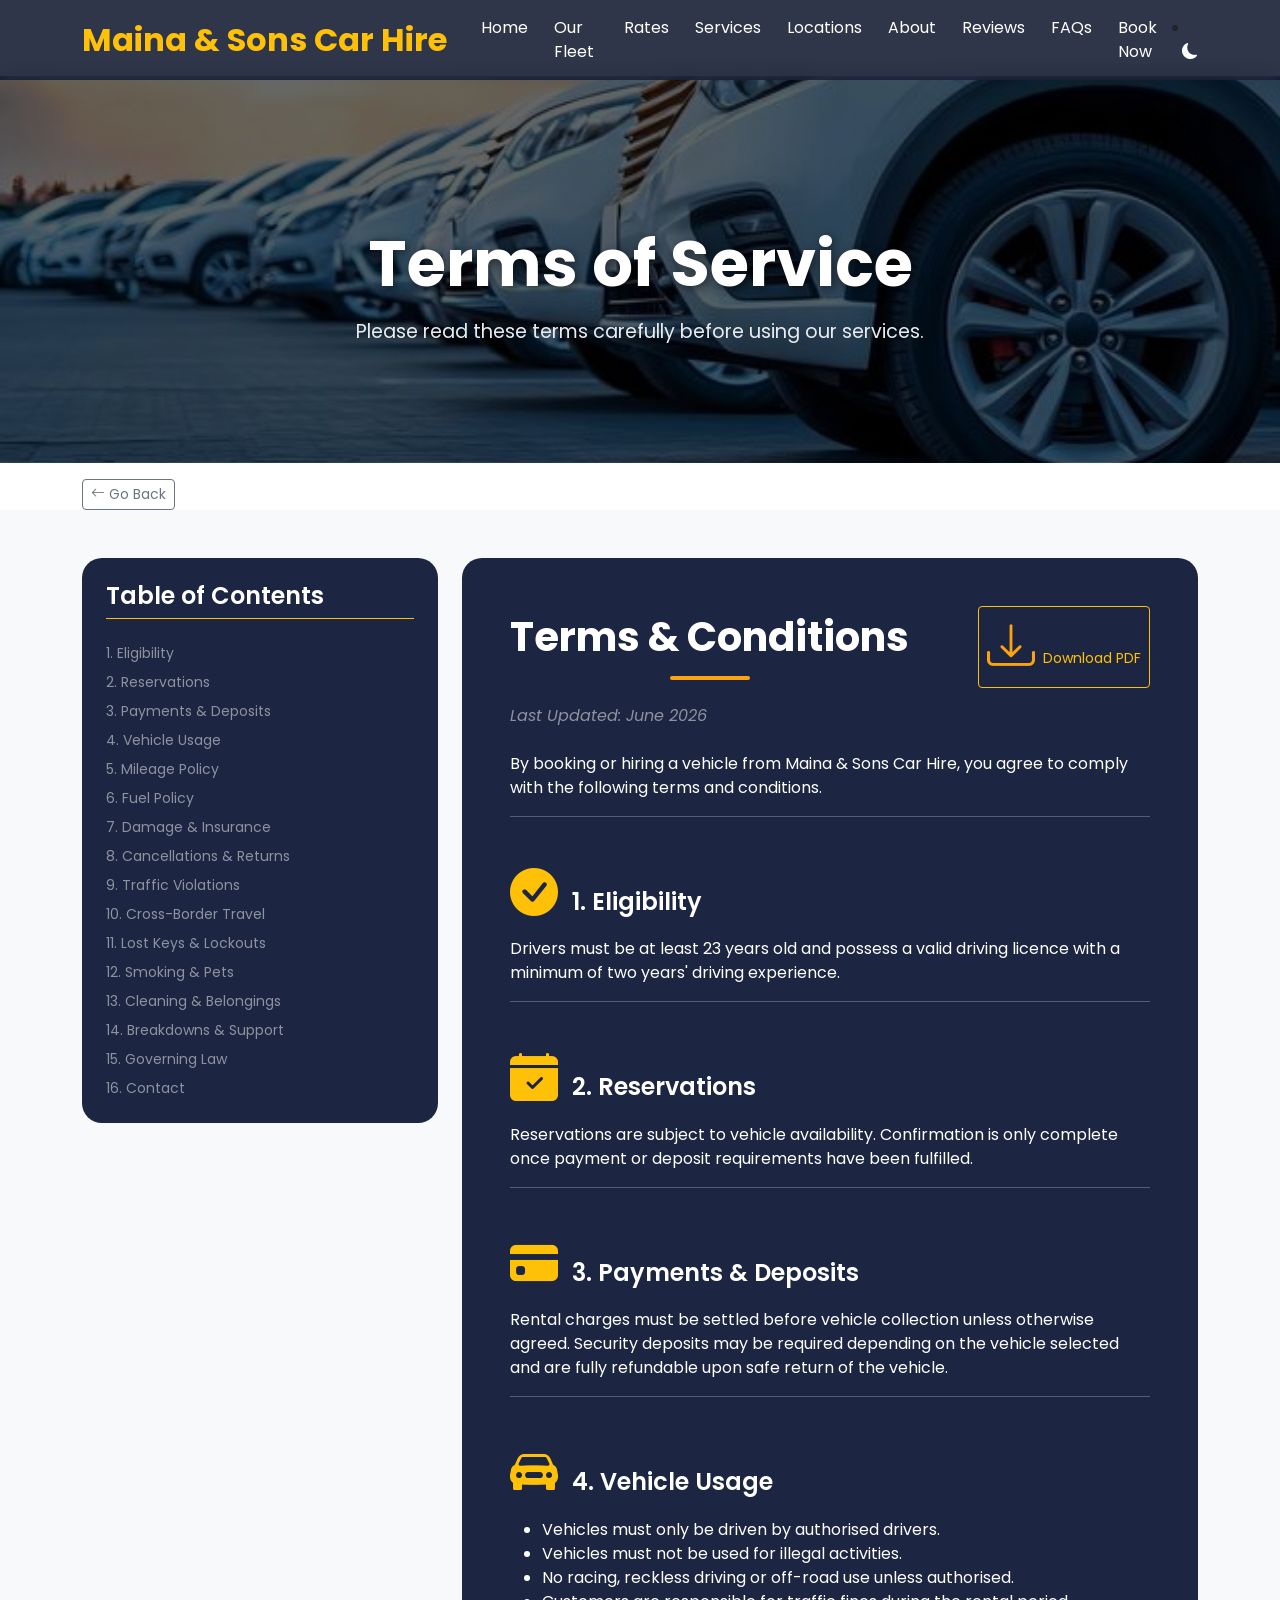
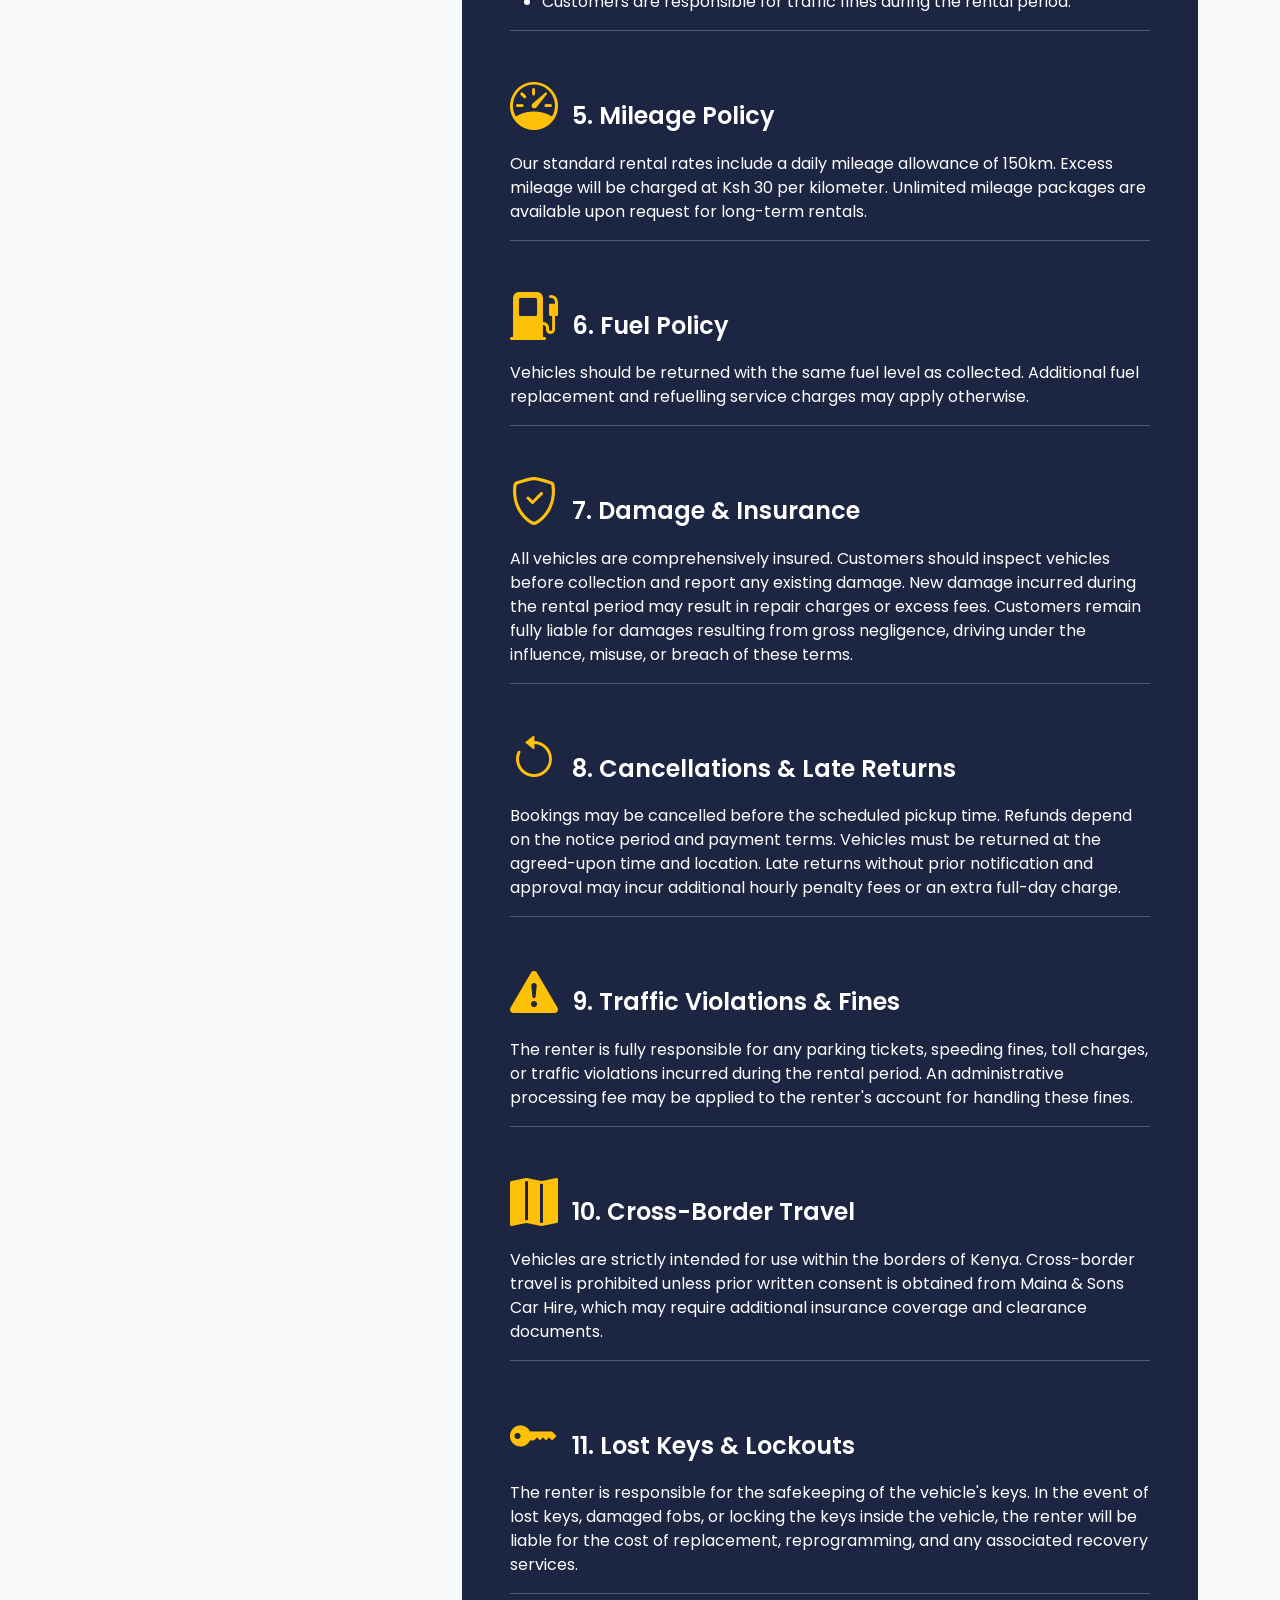
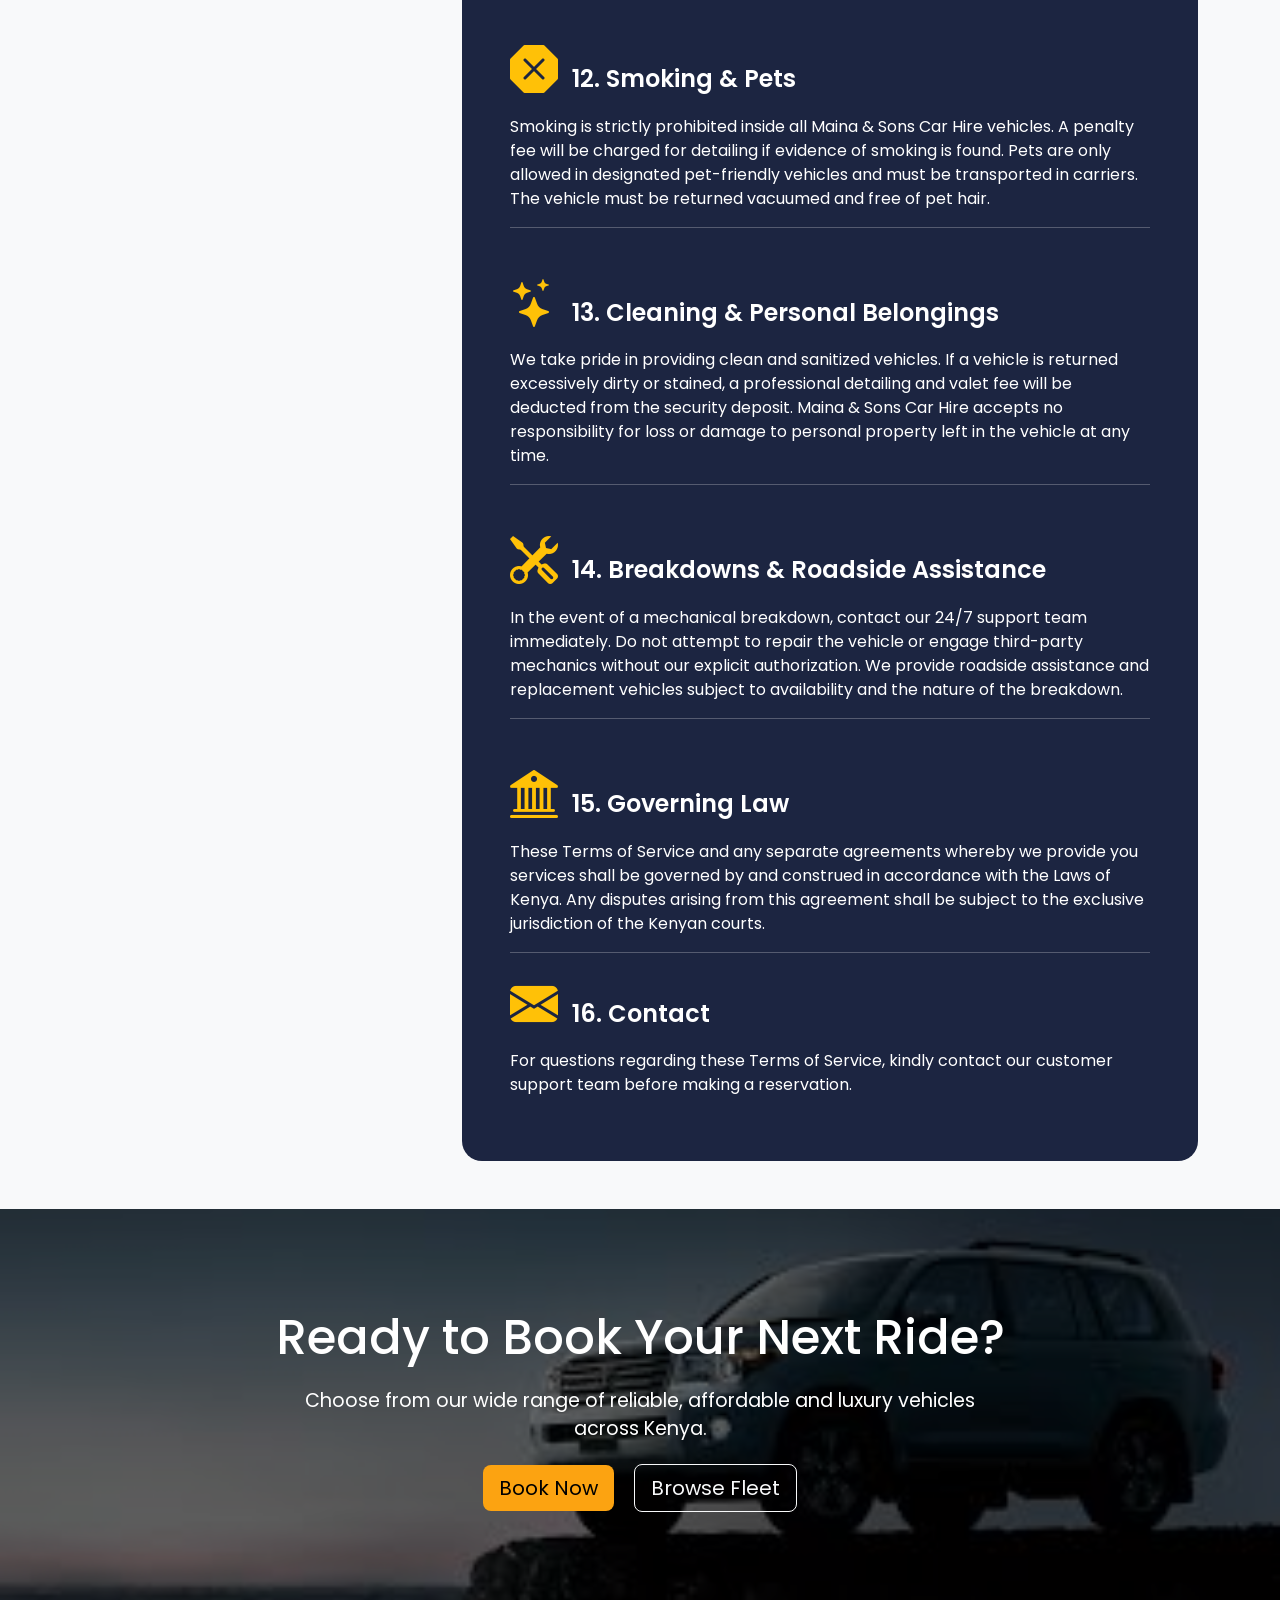
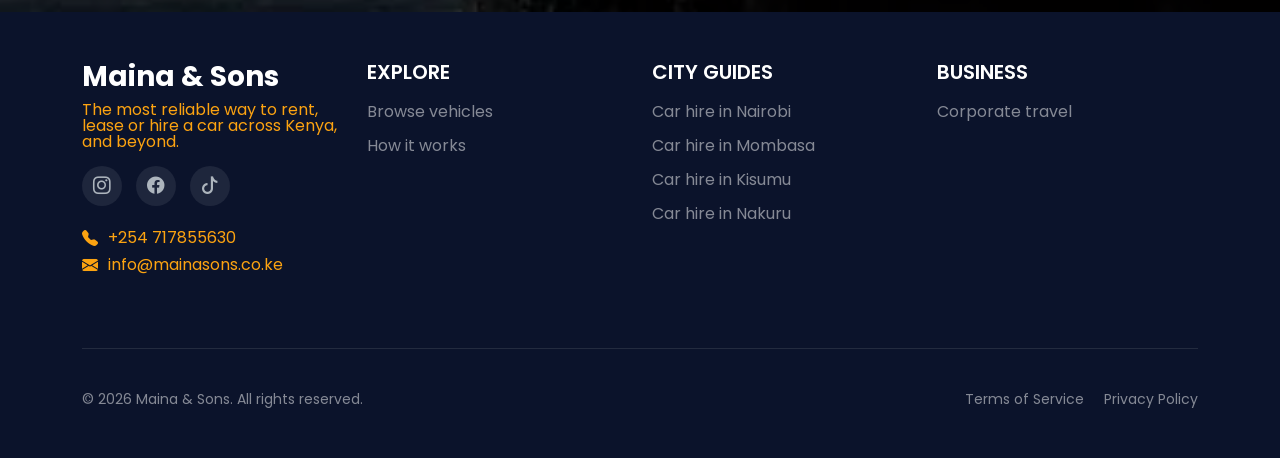
<file: terms.html>
<!DOCTYPE html>
<html lang="en">
    <head>
        <meta charset="UTF-8">
        <meta name="viewport" content="width=device-width, initial-scale=1.0">
        <title>Maina & Sons Car Hire</title>
        <!-- Bootstrap 5 CSS -->
        <link href="https://cdn.jsdelivr.net/npm/bootstrap@5.3.8/dist/css/bootstrap.min.css" rel="stylesheet" crossorigin="anonymous">

        <!-- Bootstrap Icons -->
        <link rel="stylesheet" href="https://cdn.jsdelivr.net/npm/bootstrap-icons@1.13.1/font/bootstrap-icons.min.css">

        <!-- Google Fonts -->
        <link href="https://fonts.googleapis.com/css2?family=Poppins:wght@300;400;500;600;700&display=swap"
        rel="stylesheet">

        <!-- Custom CSS-->
        <link rel="stylesheet" href="css/style.css">
    </head>
    <body>
        <!-- Universal Responsive Navigation Bar -->
        <nav class="navbar navbar-expand-lg navbar-dark fixed-top">
            <div class="container">
                <a class="navbar-brand fw-bold text-warning" href="index.html"> Maina & Sons Car Hire</a>
                <button class="navbar-toggler" type="button" data-bs-toggle="collapse" data-bs-target="#navbar" aria-controls="navbar" aria-expanded="false" aria-label="Toggle navigation">
                    <span class="navbar-toggler-icon"></span>
                </button>
                <div class="collapse navbar-collapse" id="navbar">
                    <ul class="navbar-nav ms-auto">
                        <li class="nav-item"><a class="nav-link" href="index.html">Home</a></li>
                        <li class="nav-item"><a class="nav-link" href="fleet.html">Our Fleet</a></li>
                        <li class="nav-item"><a class="nav-link" href="pricing.html">Rates</a></li>
                        <li class="nav-item"><a class="nav-link" href="services.html">Services</a></li>
                        <li class="nav-item"><a class="nav-link" href="locations.html">Locations</a></li>
                        <li class="nav-item"><a class="nav-link" href="about.html">About</a></li>
                        <li class="nav-item"><a class="nav-link" href="reviews.html">Reviews</a></li>
                        <li class="nav-item"><a class="nav-link" href="faq.html">FAQs</a></li>
                        <li class="nav-item"><a class="nav-link" href="contact.html">Book Now</a></li>
                    </ul>
                </div>
                <li class="nav-item">
                    <button id="themeToggle" class="nav-link border-0 bg-transparent">
                        <i class="bi bi-moon-fill" id="themeIcon"></i>
                    </button>
                </li>
            </div>
        </nav>

        <header class="page-banner">
            <div class="container text-center">
                <h1>Terms of Service</h1>
                <p>
                    Please read these terms carefully before using our services.
                </p>
            </div>
        </header>

        <div class="container mt-3">
            <button onclick="goBack()" class="btn btn-outline-secondary btn-sm">
                <i class="bi bi-arrow-left"></i> Go Back
            </button>
        </div>

        <section class="py-5 bg-light">
            <div class="container">
                <div class="row g-4">
                    <div class="col-lg-4 d-none d-lg-block">
                        <div class="feature-box p-4 position-sticky h-auto" style="top: 100px;">
                            <h4 class="mb-4 border-bottom border-warning pb-2">Table of Contents</h4>
                            <nav class="nav flex-column gap-2 small">
                                <a class="text-white-50 text-decoration-none" href="#eligibility">1. Eligibility</a>
                                <a class="text-white-50 text-decoration-none" href="#reservations">2. Reservations</a>
                                <a class="text-white-50 text-decoration-none" href="#payments">3. Payments & Deposits</a>
                                <a class="text-white-50 text-decoration-none" href="#usage">4. Vehicle Usage</a>
                                <a class="text-white-50 text-decoration-none" href="#mileage">5. Mileage Policy</a>
                                <a class="text-white-50 text-decoration-none" href="#fuel">6. Fuel Policy</a>
                                <a class="text-white-50 text-decoration-none" href="#damage">7. Damage & Insurance</a>
                                <a class="text-white-50 text-decoration-none" href="#cancellations">8. Cancellations & Returns</a>
                                <a class="text-white-50 text-decoration-none" href="#violations">9. Traffic Violations</a>
                                <a class="text-white-50 text-decoration-none" href="#cross-border">10. Cross-Border Travel</a>
                                <a class="text-white-50 text-decoration-none" href="#keys">11. Lost Keys & Lockouts</a>
                                <a class="text-white-50 text-decoration-none" href="#smoking-pets">12. Smoking & Pets</a>
                                <a class="text-white-50 text-decoration-none" href="#cleaning">13. Cleaning & Belongings</a>
                                <a class="text-white-50 text-decoration-none" href="#breakdowns">14. Breakdowns & Support</a>
                                <a class="text-white-50 text-decoration-none" href="#governing-law">15. Governing Law</a>
                                <a class="text-white-50 text-decoration-none" href="#contact">16. Contact</a>
                            </nav>
                        </div>
                    </div>

                    <div class="col-lg-8">
                        <div class="feature-box p-5">
                            <div class="d-flex justify-content-between align-items-center mb-3">
                                <h2 class="section-title mb-0 text-white">Terms & Conditions</h2>
                                <a href="documents/Terms_of_Service_Maina&Sons.pdf" download class="btn btn-outline-warning btn-sm">
                                    <i class="bi bi-download me-1"></i> Download PDF
                                </a>
                            </div>
                            <p class="fst-italic text-white-50 mb-4">Last Updated: June 2026</p>
                            <p>
                                By booking or hiring a vehicle from Maina & Sons Car Hire, you agree to comply with the following terms and conditions.
                            </p>
                            <hr>
                            <h4 id="eligibility" class="mt-4 pt-4">
                                <i class="bi bi-check-circle-fill text-warning me-2"></i>
                                1. Eligibility
                            </h4>
                            <p>
                                Drivers must be at least 23 years old and possess a valid driving licence with a minimum of two years' driving experience.
                            </p>
                            <hr>
                            <h4 id="reservations" class="mt-4 pt-4">
                                <i class="bi bi-calendar-check-fill text-warning me-2"></i>
                                2. Reservations
                            </h4>
                            <p>
                                Reservations are subject to vehicle availability. Confirmation is only complete once payment or deposit requirements have been fulfilled.
                            </p>
                            <hr>
                            <h4 id="payments" class="mt-4 pt-4">
                                <i class="bi bi-credit-card-fill text-warning me-2"></i>
                                3. Payments & Deposits
                            </h4>
                            <p>
                                Rental charges must be settled before vehicle collection unless otherwise agreed. Security deposits may be required depending on the vehicle selected and are fully refundable upon safe return of the vehicle.
                            </p>
                            <hr>
                            <h4 id="usage" class="mt-4 pt-4">
                                <i class="bi bi-car-front-fill text-warning me-2"></i>
                                4. Vehicle Usage
                            </h4>
                            <ul>
                                <li>Vehicles must only be driven by authorised drivers.</li>
                                <li>Vehicles must not be used for illegal activities.</li>
                                <li>No racing, reckless driving or off-road use unless authorised.</li>
                                <li>Customers are responsible for traffic fines during the rental period.</li>
                            </ul>
                            <hr>
                            <h4 id="mileage" class="mt-4 pt-4">
                                <i class="bi bi-speedometer text-warning me-2"></i>
                                5. Mileage Policy
                            </h4>
                            <p>
                                Our standard rental rates include a daily mileage allowance of 150km. Excess mileage will be charged at Ksh 30 per kilometer. Unlimited mileage packages are available upon request for long-term rentals.
                            </p>
                            <hr>
                            <h4 id="fuel" class="mt-4 pt-4">
                                <i class="bi bi-fuel-pump-fill text-warning me-2"></i>
                                6. Fuel Policy
                            </h4>
                            <p>
                                Vehicles should be returned with the same fuel level as collected. Additional fuel replacement and refuelling service charges may apply otherwise.
                            </p>
                            <hr>
                            <h4 id="damage" class="mt-4 pt-4">
                                <i class="bi bi-shield-check text-warning me-2"></i>
                                7. Damage & Insurance
                            </h4>
                            <p>
                                All vehicles are comprehensively insured. Customers should inspect vehicles before collection and report any existing damage. New damage incurred during the rental period may result in repair charges or excess fees. Customers remain fully liable for damages resulting from gross negligence, driving under the influence, misuse, or breach of these terms.
                            </p>
                            <hr>
                            <h4 id="cancellations" class="mt-4 pt-4">
                                <i class="bi bi-arrow-counterclockwise text-warning me-2"></i>
                                8. Cancellations & Late Returns
                            </h4>
                            <p>
                                Bookings may be cancelled before the scheduled pickup time. Refunds depend on the notice period and payment terms. Vehicles must be returned at the agreed-upon time and location. Late returns without prior notification and approval may incur additional hourly penalty fees or an extra full-day charge.
                            </p>
                            <hr>
                            <h4 id="violations" class="mt-4 pt-4">
                                <i class="bi bi-exclamation-triangle-fill text-warning me-2"></i>
                                9. Traffic Violations & Fines
                            </h4>
                            <p>
                                The renter is fully responsible for any parking tickets, speeding fines, toll charges, or traffic violations incurred during the rental period. An administrative processing fee may be applied to the renter's account for handling these fines.
                            </p>
                            <hr>
                            <h4 id="cross-border" class="mt-4 pt-4">
                                <i class="bi bi-map-fill text-warning me-2"></i>
                                10. Cross-Border Travel
                            </h4>
                            <p>
                                Vehicles are strictly intended for use within the borders of Kenya. Cross-border travel is prohibited unless prior written consent is obtained from Maina & Sons Car Hire, which may require additional insurance coverage and clearance documents.
                            </p>
                            <hr>
                            <h4 id="keys" class="mt-4 pt-4">
                                <i class="bi bi-key-fill text-warning me-2"></i>
                                11. Lost Keys & Lockouts
                            </h4>
                            <p>
                                The renter is responsible for the safekeeping of the vehicle's keys. In the event of lost keys, damaged fobs, or locking the keys inside the vehicle, the renter will be liable for the cost of replacement, reprogramming, and any associated recovery services.
                            </p>
                            <hr>
                            <h4 id="smoking-pets" class="mt-4 pt-4">
                                <i class="bi bi-x-octagon-fill text-warning me-2"></i>
                                12. Smoking & Pets
                            </h4>
                            <p>
                                Smoking is strictly prohibited inside all Maina & Sons Car Hire vehicles. A penalty fee will be charged for detailing if evidence of smoking is found. Pets are only allowed in designated pet-friendly vehicles and must be transported in carriers. The vehicle must be returned vacuumed and free of pet hair.
                            </p>
                            <hr>
                            <h4 id="cleaning" class="mt-4 pt-4">
                                <i class="bi bi-stars text-warning me-2"></i>
                                13. Cleaning & Personal Belongings
                            </h4>
                            <p>
                                We take pride in providing clean and sanitized vehicles. If a vehicle is returned excessively dirty or stained, a professional detailing and valet fee will be deducted from the security deposit. Maina & Sons Car Hire accepts no responsibility for loss or damage to personal property left in the vehicle at any time.
                            </p>
                            <hr>
                            <h4 id="breakdowns" class="mt-4 pt-4">
                                <i class="bi bi-tools text-warning me-2"></i>
                                14. Breakdowns & Roadside Assistance
                            </h4>
                            <p>
                                In the event of a mechanical breakdown, contact our 24/7 support team immediately. Do not attempt to repair the vehicle or engage third-party mechanics without our explicit authorization. We provide roadside assistance and replacement vehicles subject to availability and the nature of the breakdown.
                            </p>
                            <hr>
                            <h4 id="governing-law" class="mt-4 pt-4">
                                <i class="bi bi-bank2 text-warning me-2"></i>
                                15. Governing Law
                            </h4>
                            <p>
                                These Terms of Service and any separate agreements whereby we provide you services shall be governed by and construed in accordance with the Laws of Kenya. Any disputes arising from this agreement shall be subject to the exclusive jurisdiction of the Kenyan courts.
                            </p>
                            <hr>
                            <h4 id="contact" class="mt-4">
                                <i class="bi bi-envelope-fill text-warning me-2"></i>
                                16. Contact
                            </h4>
                            <p>
                                For questions regarding these Terms of Service, kindly contact our customer support team before making a reservation.
                            </p>
                        </div>
                    </div>
                </div>
            </div>
        </section>

        <section class="cta-section">
            <div class="container">
                <div class="cta-card text-center">
                    <h2>Ready to Book Your Next Ride?</h2>
                    <p>
                        Choose from our wide range of reliable, affordable and luxury vehicles across Kenya.
                    </p>
                    <a href="contact.html" class="btn btn-warning btn-lg me-3">
                        Book Now
                    </a>
                    <a href="fleet.html" class="btn btn-outline-light btn-lg">
                        Browse Fleet
                    </a>
                </div>
            </div>
        </section>

        <footer class="footer py-5" style="background-color: #0b132b; color: #fca311;">
            <div class="container">
                <div class="row">
                    <div class="col-md-3 mb-4">
                        <h3 class="text-white fw-bold">Maina & Sons</h3>
                        <p>The most reliable way to rent, lease or hire a car across Kenya, and beyond.</p>
                        <div class="social-links mb-4">
                            <a href="https://www.instagram.com/victor.m.m_" target="_blank" rel="noopener noreferrer" data-bs-target="tooltip" data-bs-placement="top" title="Follow us on Instagram" aria-label="Instagram"><i class="bi bi-instagram"></i></a>
                            <a href="https://www.facebook.com/maina" data-bs-toggle="tooltip" data-bs-placement="top" title="Like us on Facebook" aria-label="Facebook"><i class="bi bi-facebook"></i></a>
                            <a href="https://www.tiktok.com/__v1ctxr__" target="_blank" rel="noopener noreferrer" data-bs-toggle="tooltip" data-bs-placement="top" title="Follow us on TikTok" aria-label="TikTok"><i class="bi bi-tiktok"></i></a>
                        </div>

                        <div class="contact-info">
                            <p>
                                <i class="bi bi-telephone-fill"></i>
                                    +254 717855630
                            </p>
                            <p>
                                <i class="bi bi-envelope-fill"></i>
                                    info@mainasons.co.ke
                            </p>
                        </div>
                    </div>

                    <div class="col-md-3 mb-4">
                        <h5 class="text-white mb-3">EXPLORE</h5>
                        <ul class="list-unstyled">
                            <li><a href="fleet.html" class="text-decoration-none text-white-50">Browse vehicles</a></li>
                            <li><a href="index.html#how-it-works" class="text-decoration-none text-white-50">How it works</a></li>
                        </ul>
                    </div>

                    <div class="col-md-3 mb-4">
                        <h5 class="text-white mb-3">CITY GUIDES</h5>
                        <ul class="list-unstyled">
                            <li><a href="city-guides.html#nairobi" class="text-decoration-none text-white-50">Car hire in Nairobi</a></li>
                            <li><a href="city-guides.html#mombasa" class="text-decoration-none text-white-50">Car hire in Mombasa</a></li>
                            <li><a href="city-guides.html#kisumu" class="text-decoration-none text-white-50">Car hire in Kisumu</a></li>
                            <li><a href="city-guides.html#nakuru" class="text-decoration-none text-white-50">Car hire in Nakuru</a></li>
                        </ul>
                    </div>

                    <div class="col-md-3 mb-4">
                        <h5 class="text-white mb-3">BUSINESS</h5>
                        <ul class="list-unstyled">
                            <li><a href="corporate.html" class="text-decoration-none text-white-50">Corporate travel</a></li>
                        </ul>
                    </div>
                </div>
                <hr class="border-secondary">
                <div class="row text-muted small">
                    <div class="col-md-6 text-white-50">&copy; 2026 Maina & Sons. All rights reserved.</div>
                    <div class="col-md-6 text-md-end">
                        <a href="terms.html" class="text-decoration-none text-white-50 me-3">Terms of Service</a>
                        <a href="privacy.html" class="text-decoration-none text-white-50">Privacy Policy</a>
                    </div>
                </div>
            </div>
        </footer>

        <script src="https://cdn.jsdelivr.net/npm/bootstrap@5.3.8/dist/js/bootstrap.bundle.min.js"></script>
        <script src="js/script.js"></script>

    </body>
</html>
</file>
<file: css/style.css>
/*google font*/
body {
    font-family: 'Poppins', sans-serif;
    overflow-x: hidden;
    padding-top: 76px;
    animation: fadeIn 0.5s ease-in-out;
}

/*color variables*/
:root {
    --primary: #0b132b;
    --secondary: #1c2541;
    --accent: #fca311;
    --light: #f8f9fa;
    --white: #ffffff;
}

/*navbar*/
.navbar {
    background-color: rgba(11, 19, 43, 0.85);
    backdrop-filter: blur(10px);
}
.navbar-brand {
    font-size: 2rem;
}
.nav-link {
    color: white !important;
    margin-left: 10px;
}
.nav-link:hover {
    color: var(--accent) !important;
}

/*hero section*/
.hero-section {
    min-height: 100vh;

    background:
        linear-gradient(
            rgba(0,0,0,0.55),
            rgba(0,0,0,0.55)
        ),
        url("../images/background-image2.avif");

    background-size: cover;
    background-position: center;
    background-repeat: no-repeat;

    display: flex;
    align-items: center;
    justify-content: center;
}

.hero-section h1 {
    font-size: 4.5rem;
    font-weight: 700;
    text-shadow: 2px 2px 10px black;
}

.hero-section p {
    font-size: 1.5rem;
    text-shadow: 1px 1px 5px black;
}

.find-section{
    background: var(--primary);
    color: white;
}

.find-card{
    background: #1c2541;
    color:white;
}

.find-card label{
    color: white;
}

/*buttons*/
.btn-warning {
    background-color: var(--accent);
    border: none;
}

.btn-warning:hover {
    transform: translateY(-3px);
    transition: 0.3s;
}

/* card hover effect */
.card {
    transition: 0.4s;
}

.card:hover {
    transform: translateY(-10px);
}

/*section titles*/
.section-title {
    color: var(--primary);
    font-weight: 700;
    margin-bottom: 20px;
    font-size: 2.5rem;
    position: relative;
}

.fleet-card{
    border: none;
    transition: 0.4s;
}

.fleet-card:hover{
    transform: translateY(-10px);
}

.fleet-card img{
    height:220px;
    object-fit: contain;
    padding: 10px;
}

.badge{
    font-size: 0.8rem;
}

.why-us{
    background: #ffffff;
}

.feature-box{
    padding: 35px 25px;
    border-radius: 20px;
    background: #1c2541;
    color: white;
    transition: 0.4s;
    height: 100%;
}

.feature-box:hover{
    transform: translateY(-10px);
    box-shadow: 0px 15px 30px rgba(0,0,0,0.1);
}

.feature-box i{
    font-size: 3rem;
    color: var(--accent);
    margin-bottom: 20px;
}

.feature-box h4{
    font-weight: 600;
    margin-bottom: 15px;
}

.service-card{
    background: #1c2541;
    color:white;
    padding: 30px;
    border-radius: 20px;
    text-align: center;
    transition:0.4s;
    height:100%;
}

.service-card h4{
    color: white;
}

.service-card:hover {
    transform: translateY(-10px);
    box-shadow: 0px 15px 30px rgba(0,0,0,0.1);
}

.service-card i{
    font-size: 3rem;
    color: var(--accent);
    margin-bottom: 20px;
}

.vehicle-section{
    background:#f4f7fb
}

.services-section{
    background: var(--primary);
    color:white;
}

.stats-section{
    padding: 100px 0;
    background:
    linear-gradient(
        rgba(0,0,0,0.75),
        rgba(0,0,0,0.75)
    ),
    url(../images/background-image4.jpg);

    background-size:cover;
    background-position:center;

    color:white;
}

.stats-section h2{
    font-size:3rem;
    color:var(--accent);
    font-weight:300;
}

.testimonial-card{
    max-width: 800px;
    margin: auto;

    text-align:center;
    background: #1c2541;
    padding:40px;
    border-radius: 20px;
    box-shadow: 0px 10px 30px rgba(0,0,0,0.1);
}

.testimonial-card p{
    font-size: 1.2rem;
    font-style: italic;
    margin-bottom: 20px;
    color: white;
}

.testimonial-card h5{
    color: var(--accent);
    font-weight: 600;
}

.cta-section{
    padding: 100px 20px;
    background: 
    linear-gradient(
        rgba(0,0,0,0.6),
        rgba(0,0,0,0.6)
    ),
    url(../images/background-image.jpeg);
    background-size:cover;
    background-position:center;
    color: white;
}

.cta-section h2{
    font-size: 3rem;
    margin-bottom:20px;
}

.cta-section p{
    font-size: 1.2rem;

    max-width:700px;
    margin: auto;
    margin-bottom: 20px;
}

.brands-section {
    background: linear-gradient(
        to bottom,
        #f8f9fa,
        #ffffff
    );
    padding: 100px 0;
}

.brands-section .section-title{
    color: var(--primary);
}

.brands-section p{
    color: #6c757d;
    margin-bottom: 50px;
}

.brand-logo{
    max-width: 120px;
    max-height: 70px;
    filter: grayscale(100%);
    opacity: 0.7;
    transition: 0.4s;
}

.brand-logo:hover {
    transform: scale(1.1);
}

.brand-card:hover .brand-logo{
    filter: grayscale(0);
    opacity: 1;
    transform: scale(1.1);
}

.brand-card{
    background: white;
    border-radius: 20px;
    padding: 25px;
    height: 150px;
    display: flex;
    align-items: center;
    justify-content: center;
    transition: 0.4s;
    box-shadow: 0 5px 20px rgba(0,0,0,0.08);
}

.section-title::after{
    content:"";
    display:block;
    width:80px;
    height:4px;
    background:var(--accent);
    margin:15px auto 0;
    border-radius:20px;
}

.footer{
    background: var(--primary);
    color: #adb5bd;
}

.footer h3,
.footer h5{
    color: white;
    font-weight: 600;
}

.footer p{
    line-height: 1.0;
}

.footer ul li{
    margin-bottom: 10px;
}

.footer a{
    color:#adb5bd;
    text-decoration: none;
    transition: all 0.3s ease;
}

.footer a:hover{
    color: var(--accent) !important;
    padding-left: 5px;
}

.social-links a{
    display: inline-flex;
    align-items: center;
    justify-content: center;
    width: 40px;
    height: 40px;
    border-radius: 50%;
    background: rgba(255,255,255,0.08);
    margin-right: 10px;
    font-size: 1.1rem;
    transition: 0.3s;
}

.social-links a:hover{
    background: var(--accent);
    color: var(--primary) !important;
    transform:translateY(-5px);
}

.contact-info p{
    margin-bottom: 10px;
    display: flex;
    align-items: center;
    gap: 10px;
}

.footer hr{
    border-color: rgba(255,255,255,0.15);
    margin: 40px 0;
}

.footer .small{
    color: #6c757d;
}

.page-banner{
    padding:150px 0 100px;
    background:
    linear-gradient(
        rgba(0,0,0,0.6),
        rgba(0,0,0,0.6)
    ),
    url("../images/fleet-banner.png");
    background-size:cover;
    background-position:center;
    color:white;
}

.filter-btn{
    margin:5px;
    border-radius:30px;
    transition: all 0.3s ease;
}

.navbar .nav-link.active{
    color: var(--accent) !important;
    font-weight: 600;
}

.vehicle-name{
    color:var(--primary);
    font-weight: 700;
}

.fleet-card .card-body{
    display:flex;
    flex-direction:column;
}

.fleet-card .btn{
    margin-top:auto;
}

.requirements-section{
    background: #f8f9fa;
}

.requirements-section .card{
    border-radius:20px;
}

.requirements-section .list-group-item{
    font-size: 1.1rem;
    padding: 15px;
}

.page-banner h1{
    font-size: 4rem;
    font-weight: 700;
}

.page-banner p{
    font-size: 1.2rem;
    margin-top:15px;
}

.fleet-cta{
    background: white;
    
    padding: 100px 20px;
    border-top: 3px solid var(--accent)
}

.stats-section{
    margin-bottom:0;
}

.fleet-cta-section{
    background:
    linear-gradient(
        rgba(0,0,0,0.6),
        rgba(0,0,0,0.6)
    ),
    url("../images/background-image3.jpeg");
    background-size:cover;
    background-position:center;
    background-repeat: no-repeat;
    padding: 120px 20px;
    color:white;
}

.fleet-cta-card{
    background: var(--primary);
    padding: 60px 40px;
    border-radius: 25px;
    max-width: 900px;
    margin:auto;
    box-shadow:0 15px 40px rgba(0,0,0,0.08);
}

.fleet-cta-card h2{
    color: white;
    font-size: 3rem;
    margin-bottom: 20px;
    font-weight: 700;
}

.fleet-cta-card p{
    color: #ced4da;
    font-size:1.2rem;
    margin-bottom: 30px;
}

#vehicleSearch{
    border-radius:50px;
    padding:15px 25px;
}

.about-image{
    border-radius: 20px;
    transition: 0.4s;
}

.about-image:hover{
    transform:scale(1.02);
}

.mission-section{
    background:#f8f9fa;
}

.mission-section .card{
    border: none;
    border-radius: 20px;
    transition: 0.4s;
    box-shadow: 0 5px 20px rgba(0,0,0,0.08);
}

.mission-section .card:hover{
    transform: translateY(-10px);
}

.mission-section h3{
    color: var(--accent);
    font-weight: 700;
}

.booking-form-card{
    background-color: var(--secondary);
    border: none;
    border-radius: 20px;
    padding: 40px;
    box-shadow: 0 10px 30px rgba(0,0,0,0.08);
}

.contact-form-card{
    border:none;
    border-radius:20px;
    box-shadow:0 10px 30px rgba(0,0,0,0.08);
}

.form-control,
.form-select{
    border-radius: 12px;
    padding: 12px;
    font-weight: 600;
}

.form-control:focus,
.form-select:focus{
    border-color: var(--accent);
    box-shadow: 0 0 0 0.25rem rgba(252,163,17,0.25);
}

.page-banner{
    text-align:center;
}

.page-banner h1{
    text-shadow: 2px 2px 10px rgba(0,0,0,0.5);
}

.page-banner p{
    color:#e9ecef;
}

.accordion-item{
    border:none;
    margin-bottom:15px;
    border-radius:15px !important;
    overflow:hidden;
    box-shadow:0 5px 15px rgba(0,0,0,0.08);
}

.accordion-button{
    background: var(--secondary);
    color:white;
    font-weight:600;
}

.accordion-button:not(.collapsed){
    background: var(--primary);
    color: var(--accent);
    box-shadow:none;
}

.accordion-button:focus{
    box-shadow:none;
    border:none;
}

.accordion-body{
    background:white;
    color:#333;
    line-height:1.7;
}

.service-link{
    text-decoration:none;
    color:inherit;
}

.service-detail-card{
    transition:0.4s;
    cursor:pointer;
    flex-direction: column;
    height: 100%;
    display: flex;
}

.service-detail-card:hover{
    transform:translateY(-10px);
    box-shadow:0 15px 30px rgba(0,0,0,0.1);
}

.service-detail-card .btn{
    margin-top:auto;
}

.custom-table-container {
    background-color: #1c2541 !important;
    border-radius: 15px;
    padding: 20px;
}

.custom-table {
    background-color: #1c2541 !important;
    color: white !important;
}

.custom-table td {
    background-color: #1c2541 !important;
    color: white !important;
    border-color: rgba(255, 255, 255, 0.1) !important; /* Subtle border */
}


.custom-table thead th {
    background-color: #1c2541 !important;
    color:#fca311 !important;
    border-bottom: 2px solid #fca311 !important;
}

.step-card{
    background: var(--secondary);
    color: white;
    border-radius: 20px;
    padding: 35px 25px;
    text-align: center;
    transition: 0.35s ease;
    box-shadow: 0 5px 20px rgba(0,0,0,0.08);
    height: 100%;
}

.step-card:hover{
    transform: translateY(-10px);
    box-shadow: 0 15px 35px rgba(0,0,0,0.2);
}

.step-card i{
    font-size: 3rem;
    color: var(--accent);
    margin: 20px 0;
}

.step-card h4{
    color: white;
    font-weight: 600;
    margin-bottom: 15px;
}

.step-card p{
    color: rgba(255,255,255,0.85);
}

.step-number{
    width: 55px;
    height: 55px;
    background: var(--primary);
    color: white;
    font-size: 1.5rem;
    font-weight: bold;
    border-radius: 50%;
    display: flex;
    justify-content: center;
    align-items: center;
    margin: auto;
}

.map-card{
    background: white;
    border-radius: 20px;
    overflow: hidden;
    transition: 0.35s ease;
}

.map-card:hover{
    transform: translateY(-8px);
    box-shadow: 0 15px 35px rgba(0,0,0,0.15);
}

.map-card h4{
    font-weight: 600;
}

.feature-box img{
    object-fit: cover;
    border:4px solid #fca311;
}

.review-card{
    background: transparent;
    border-radius:15px;
    transition:.3s;
    height:100%;
}

.review-card:hover{
    transform:translateY(-8px);
}

.review-header{
    display:flex;
    align-items:center;
    margin-bottom:15px;
}

.review-header img{
    width:65px;
    height:65px;
    border-radius:50%;
    object-fit:cover;
    margin-right:15px;
}

.review-name{
    font-size:1.2rem;
    font-weight:600;
    color:#0b132b;
    margin:0;
}

.review-location{
    color:#777;
    font-size:.9rem;
}

.review-stars{
    color:#fca311;
    font-size:1.2rem;
    margin:10px 0;
}

.review-text{
    color:#444;
    line-height:1.7;
    margin-bottom:20px;
}

.review-details{
    background:#f8f9fa;
    border-radius:10px;
    padding:12px;
    margin-bottom:20px;
}

.review-details p{
    margin:6px 0;
    color:#555;
}

.review-details strong{
    color:#0b132b;
}

.review-footer{
    display:flex;
    justify-content:space-between;
    align-items:center;
}

.helpful-btn{
    border:none;
    background:#0b132b;
    color:white;
    padding:8px 18px;
    border-radius:30px;
    transition:.3s;
}

.helpful-btn:hover{
    background:#fca311;
    color:#000;
}

.review-date{
    color:#b9b8b8;
    font-size:.9rem;
}

.review-banner{
    padding:150px 0 300px;
    background:
    linear-gradient(
        rgba(0,0,0,0.6),
        rgba(0,0,0,0.6)
    ),
    url("../images/background-image5.jpeg");
    background-size:cover;
    background-position:center;
    color:white;
}

.accordion-item{
    border:none;
    margin-bottom:20px;
    border-radius:15px !important;
    overflow:hidden;
    box-shadow:0 8px 25px rgba(0,0,0,0.08);
}

.accordion-button{
    background:var(--secondary);
    color:white;
    font-weight:600;
    padding:20px;
    box-shadow:none !important;
}

.accordion-button:not(.collapsed){
    background:var(--primary);
    color:white;
}

.accordion-button:focus{
    box-shadow:none;
}

.accordion-button::after{
    filter:brightness(0) invert(1);
}

.accordion-body{
    background:white;
    padding:25px;
    font-size:1.05rem;
    line-height:1.8;
}

#faqSearch{
    border-radius:50px;
    padding:15px 25px;
}

.input-group-text{
    border-radius:50px 0 0 50px;
}

#faqSearch:focus{
    box-shadow:0 0 15px rgba(252,163,17,.35);
    border-color:var(--accent);
}

.carousel-control-prev-icon,
.carousel-control-next-icon {
    background-color: #fca311 !important;
    border-radius: 50%;
    padding: 20px;
}

@media (max-width: 768px) {
    .d-flex.gap {
        flex-direction: column;
    }
}

@keyframes fadeIn {
    from { opacity: 0; }
    to { opacity: 1; }
}

.dark-mode {
    background-color: #0b132b;
    color: white;
}

.dark-mode h1,
.dark-mode h2,
.dark-mode h3,
.dark-mode h4,
.dark-mode h5,
.dark-mode h6,
.dark-mode p {
    color: #ffffff !important;
}

.dark-mode .section-title {
    color: #ffffff !important;
}

.dark-mode .text-muted {
    color: #adb5bd !important;
}

.dark-mode .bg-light {
    background-color: #1c2541 !important;
}

.dark-mode .card, 
.dark-mode .feature-box, 
.dark-mode .accordion-body {
    background-color: #0b132b !important;
    border: 1px solid #2d3436;
}

.dark-mode .table {
    color: white !important;
}

.dark-mode section.py-5,
.dark-mode .bg-light,
.dark-mode .bg-white {
    background-color: #0b132b !important;
    color: white !important;
}
.dark-mode .cta-card,
.dark-mode .footer {
    background-color: #1c2541 !important;
    border: 1px solid #2d3436;
}

.dark-mode .custom-table-container {
    background-color: #1c2541 !important;
}

.dark-mode .feature-box i,
.dark-mode .service-card i {
    color: #fca311 !important;
}

.dark-mode .card-body p,
.dark-mode .card-body h4,
.dark-mode .card-body h5,
.dark-mode .step-card p,
.dark-mode .step-card h4 {
    color: white !important;
}
</file>
